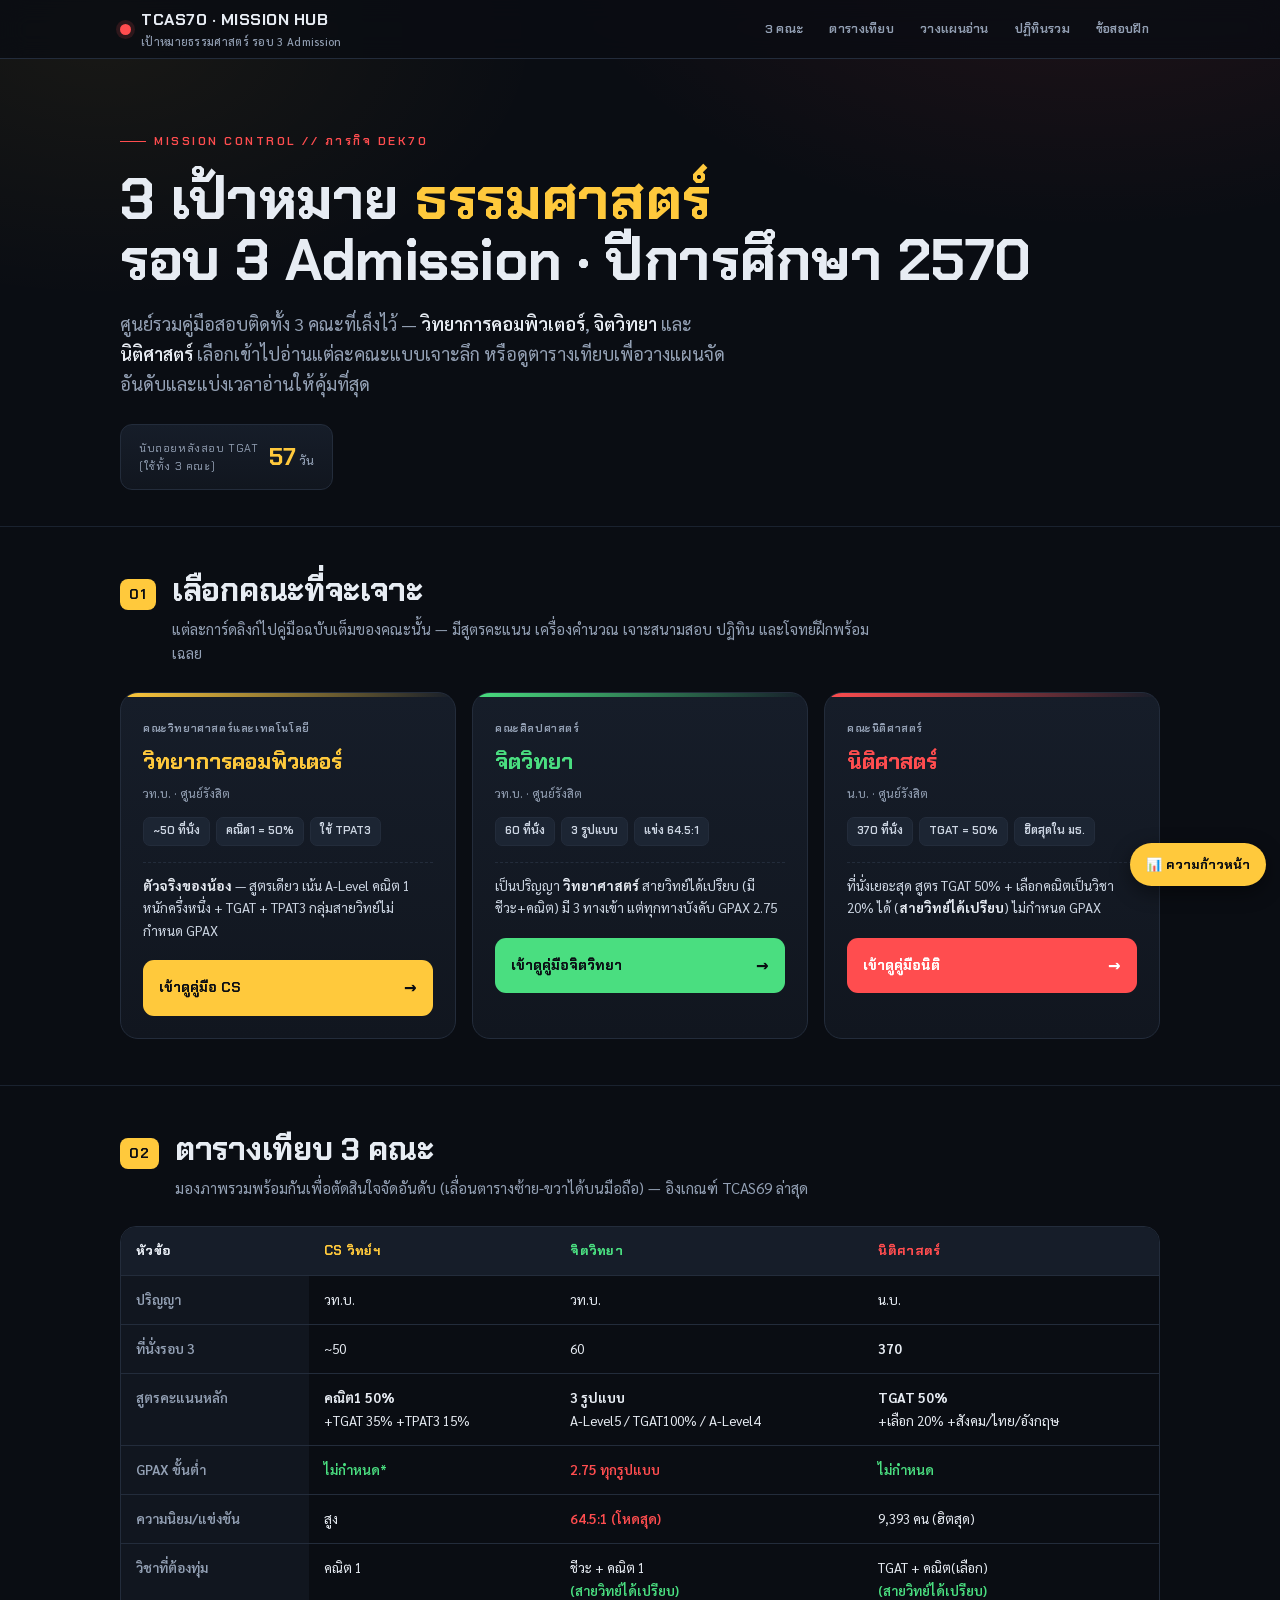
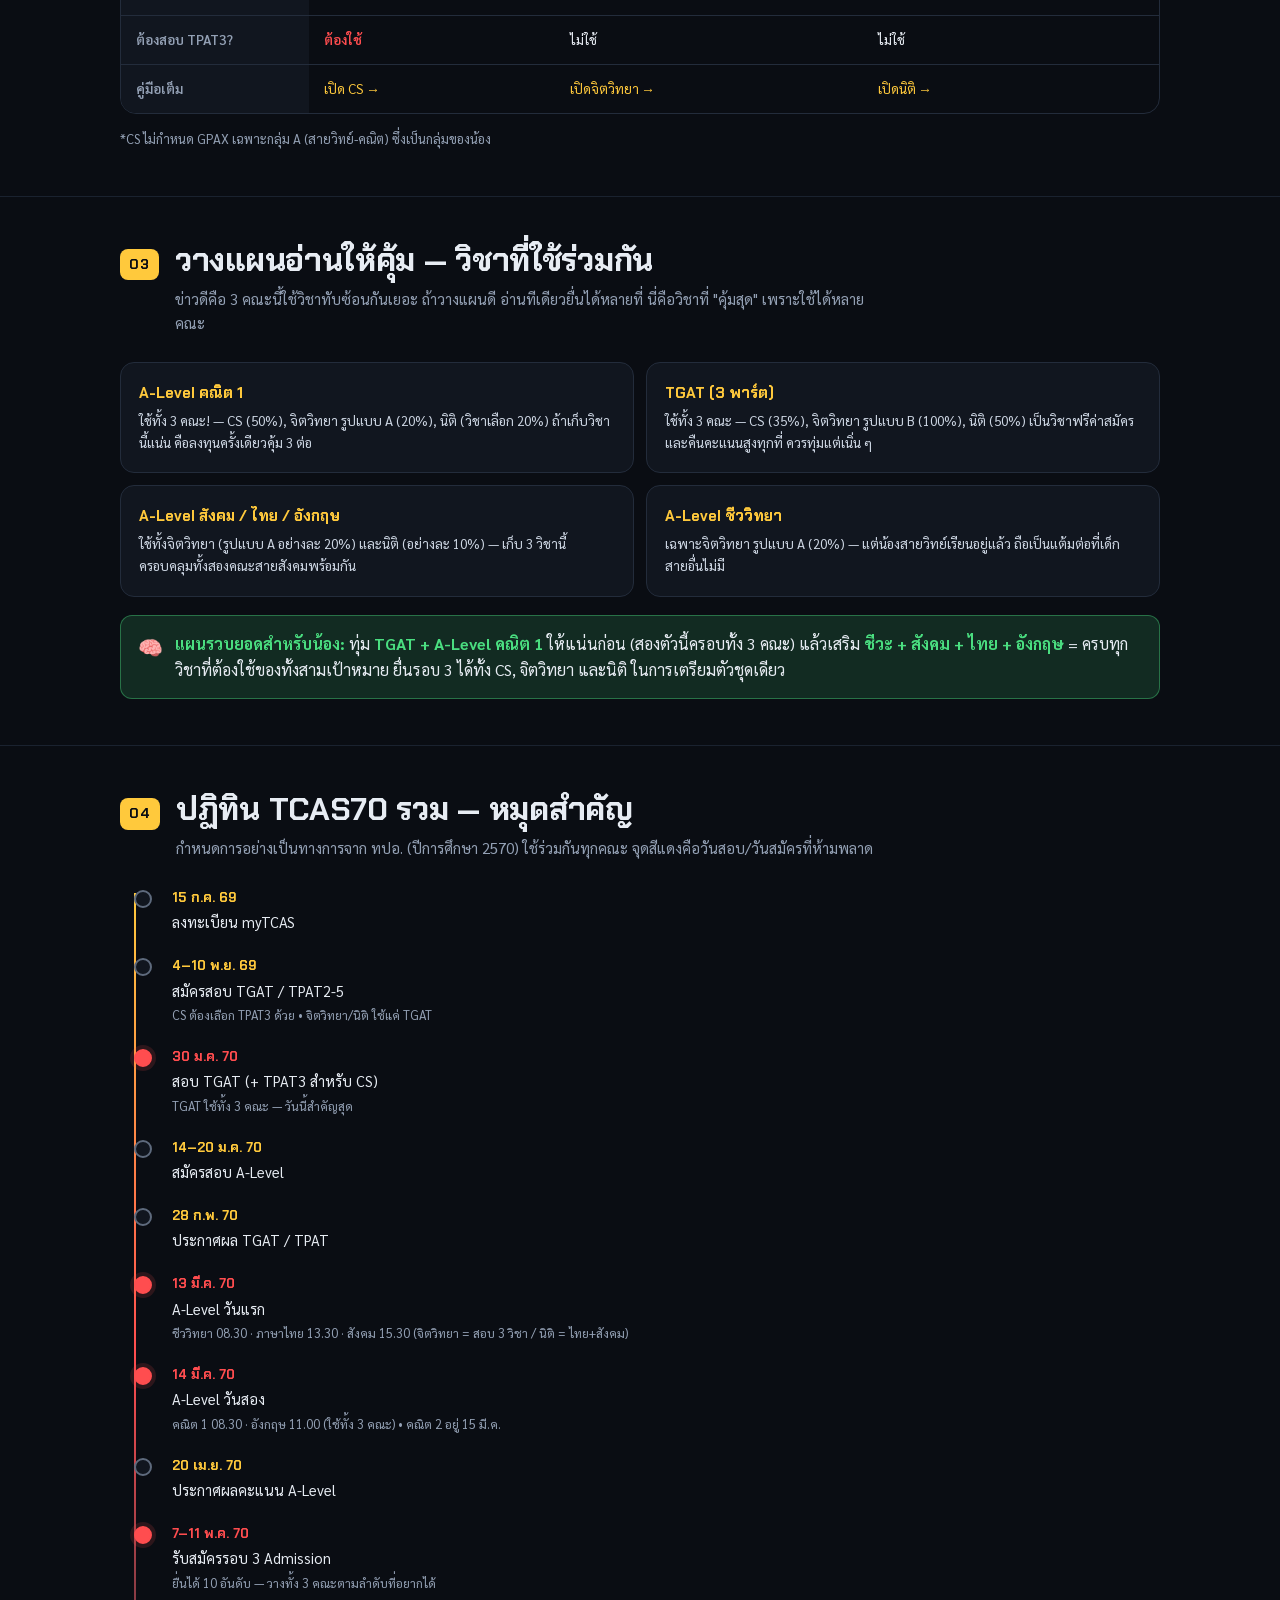
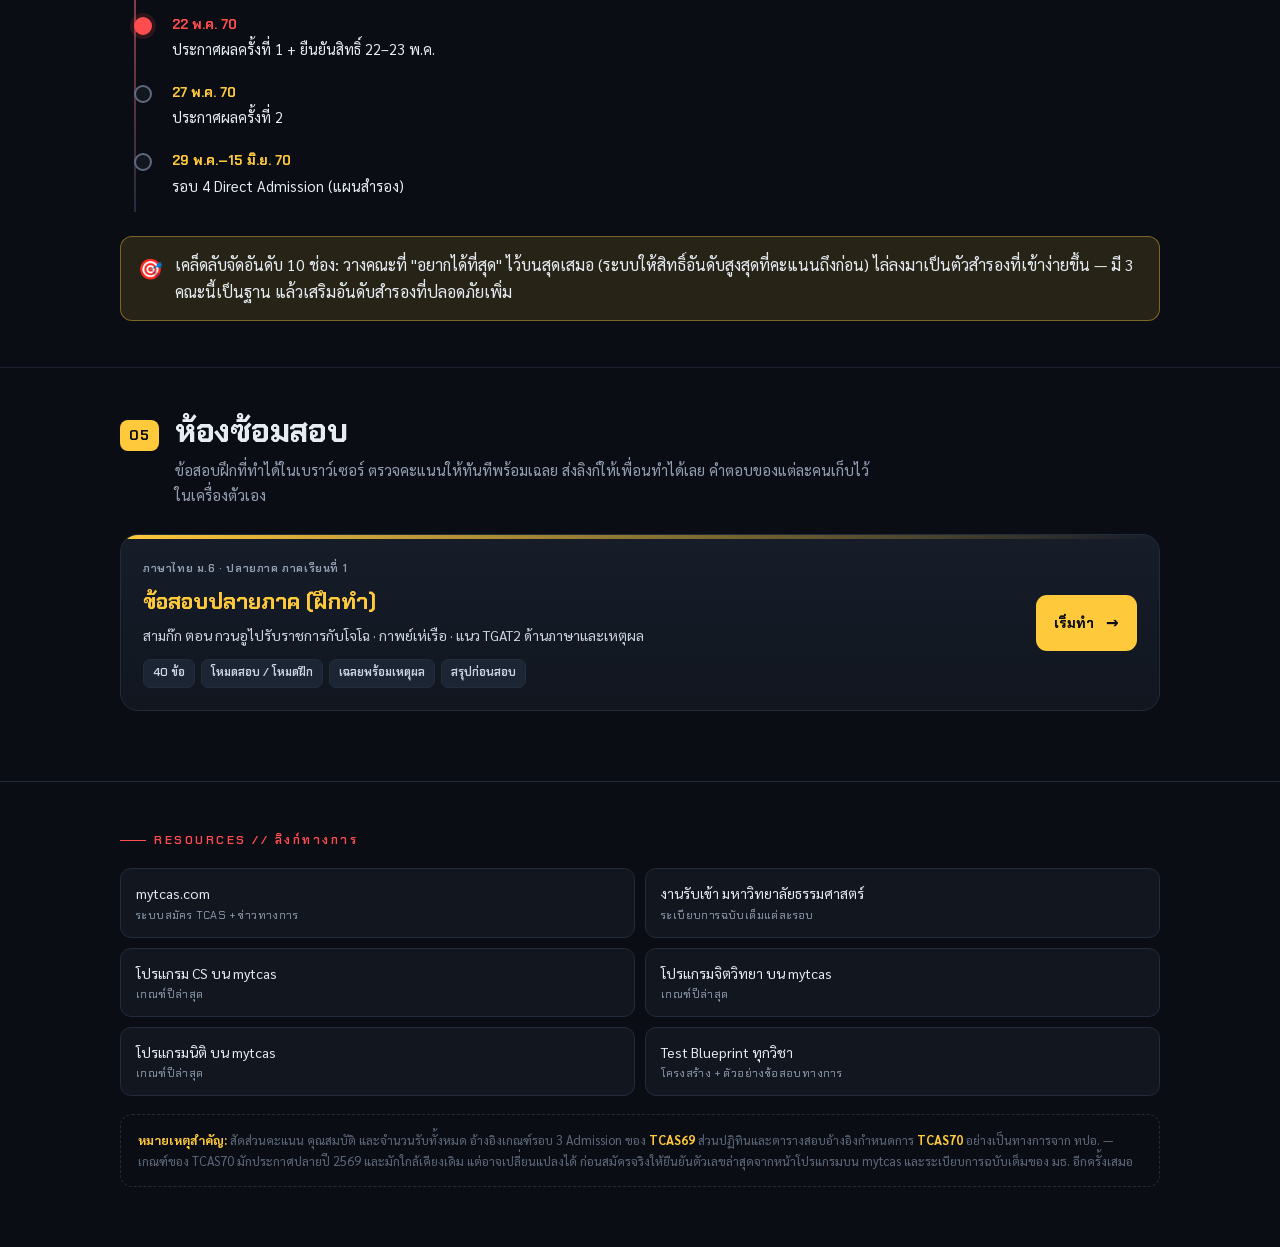
<file: index.html>
<!DOCTYPE html>
<html lang="th">
<head>
<meta charset="UTF-8">
<meta name="viewport" content="width=device-width, initial-scale=1.0, viewport-fit=cover">
<title>ภารกิจ TCAS70 · 3 เป้าหมาย ธรรมศาสตร์ รอบ 3 Admission</title>
<link rel="preconnect" href="https://fonts.googleapis.com">
<link rel="preconnect" href="https://fonts.gstatic.com" crossorigin>
<link href="https://fonts.googleapis.com/css2?family=Chakra+Petch:wght@400;500;600;700&family=Sarabun:wght@400;500;600;700&display=swap" rel="stylesheet">
<style>
  :root{
    --ink:#0A0D13; --panel:#11161F; --panel-2:#161D29; --panel-3:#1C2533;
    --line:#232C3B; --line-soft:#1A222F;
    --red:#FF4D4F; --red-deep:#C7333A; --red-dim:rgba(255,77,79,.14);
    --gold:#FFC93C; --gold-soft:#F5D77E; --gold-dim:rgba(255,201,60,.12);
    --green:#4ADE80; --green-dim:rgba(74,222,128,.14);
    --text:#E7ECF3; --muted:#93A0B4; --muted-line:#5E6A7D;
    --display:'Chakra Petch',system-ui,sans-serif;
    --body:'Sarabun',system-ui,sans-serif;
    --maxw:1080px;
  }
  *{box-sizing:border-box;margin:0;padding:0}
  html{scroll-behavior:smooth}
  body{
    background:var(--ink); color:var(--text); font-family:var(--body);
    line-height:1.65; -webkit-font-smoothing:antialiased; overflow-x:hidden;
    background-image:
      radial-gradient(900px 500px at 85% -8%, rgba(255,77,79,.10), transparent 60%),
      radial-gradient(800px 480px at 8% 4%, rgba(255,201,60,.06), transparent 55%);
    background-attachment:fixed;
  }
  .wrap{max-width:var(--maxw);margin:0 auto;padding:0 20px}
  h1,h2,h3,h4,.dsp{font-family:var(--display)}
  a{color:var(--gold);text-decoration:none}
  a:hover{text-decoration:underline}

  header.hud{position:sticky;top:0;z-index:50;background:rgba(10,13,19,.82);backdrop-filter:blur(12px);border-bottom:1px solid var(--line)}
  .hud-row{display:flex;align-items:center;gap:14px;height:58px}
  .brand{display:flex;align-items:center;gap:10px;font-family:var(--display);font-weight:700;letter-spacing:.5px}
  .brand .dot{width:11px;height:11px;border-radius:50%;background:var(--red);box-shadow:0 0 0 4px var(--red-dim);animation:pulse 2.4s infinite}
  @keyframes pulse{0%,100%{box-shadow:0 0 0 4px var(--red-dim)}50%{box-shadow:0 0 0 8px transparent}}
  .brand small{display:block;font-family:var(--body);font-weight:500;color:var(--muted);font-size:11px;letter-spacing:.3px}
  nav.hud-nav{margin-left:auto;display:flex;gap:4px;overflow-x:auto;scrollbar-width:none}
  nav.hud-nav::-webkit-scrollbar{display:none}
  nav.hud-nav a{color:var(--muted);font-family:var(--display);font-size:12.5px;font-weight:600;padding:7px 11px;border-radius:8px;white-space:nowrap;letter-spacing:.3px}
  nav.hud-nav a:hover{color:var(--text);background:var(--panel-2);text-decoration:none}

  .hero{padding:64px 0 36px;position:relative}
  .eyebrow{display:inline-flex;align-items:center;gap:8px;font-family:var(--display);font-size:12px;font-weight:600;letter-spacing:2.5px;color:var(--red);text-transform:uppercase}
  .eyebrow::before{content:"";width:26px;height:1px;background:var(--red)}
  .hero h1{font-size:clamp(30px,6.4vw,58px);font-weight:700;line-height:1.05;margin:18px 0 0;letter-spacing:-.5px}
  .hero h1 .hl{color:var(--gold)}
  .hero .lede{color:var(--muted);font-size:clamp(15px,2.4vw,18px);max-width:640px;margin-top:18px}
  .hero .lede b{color:var(--text);font-weight:600}
  .cdwrap{display:inline-flex;align-items:center;gap:10px;margin-top:26px;background:linear-gradient(180deg,var(--panel-2),var(--panel));border:1px solid var(--line);border-radius:12px;padding:12px 18px}
  .cdwrap .k{font-family:var(--display);font-size:11px;letter-spacing:.6px;color:var(--muted);text-transform:uppercase}
  .cdwrap .cd{font-family:var(--display);font-weight:700;font-size:24px;color:var(--gold)}
  .cdwrap .cd small{font-size:12px;color:var(--muted);font-weight:500;margin-left:3px}

  section.mod{padding:46px 0;border-top:1px solid var(--line-soft)}
  .mod-head{display:flex;align-items:flex-start;gap:16px;margin-bottom:26px}
  .mod-no{font-family:var(--display);font-weight:700;font-size:14px;color:var(--ink);background:var(--gold);border-radius:8px;padding:4px 9px;letter-spacing:1px;flex:none;margin-top:6px}
  .mod-head h2{font-size:clamp(22px,4.2vw,32px);font-weight:700;line-height:1.12;letter-spacing:-.3px}
  .mod-head p{color:var(--muted);margin-top:8px;font-size:15px;max-width:700px}

  /* program cards */
  .progs{display:grid;grid-template-columns:repeat(3,1fr);gap:16px}
  .prog{display:flex;flex-direction:column;background:linear-gradient(180deg,var(--panel-2),var(--panel));border:1px solid var(--line);border-radius:18px;padding:0;overflow:hidden;transition:.18s;position:relative}
  .prog:hover{transform:translateY(-4px);border-color:var(--muted-line);text-decoration:none}
  .prog .top{height:4px;width:100%}
  .prog.cs .top{background:linear-gradient(90deg,var(--gold),transparent)}
  .prog.psy .top{background:linear-gradient(90deg,var(--green),transparent)}
  .prog.law .top{background:linear-gradient(90deg,var(--red),transparent)}
  .prog .pad{padding:22px;display:flex;flex-direction:column;height:100%}
  .prog .fac{font-family:var(--display);font-size:11px;letter-spacing:.6px;color:var(--muted);text-transform:uppercase;font-weight:600}
  .prog h3{font-size:22px;margin:7px 0 2px;color:var(--text)}
  .prog.cs h3{color:var(--gold)} .prog.psy h3{color:var(--green)} .prog.law h3{color:var(--red)}
  .prog .deg{font-size:12.5px;color:var(--muted)}
  .prog .mini{display:flex;flex-wrap:wrap;gap:6px;margin:14px 0}
  .prog .mini span{font-family:var(--display);font-size:11.5px;font-weight:600;background:var(--panel-3);border:1px solid var(--line);border-radius:7px;padding:4px 9px;color:#cdd6e3}
  .prog .why{font-size:13.5px;color:#cdd6e3;border-top:1px dashed var(--line);padding-top:12px;margin-top:2px}
  .prog .why b{color:var(--text)}
  .prog .go{margin-top:auto;display:flex;align-items:center;justify-content:space-between;font-family:var(--display);font-weight:700;font-size:14px;padding:13px 16px;border-radius:11px;color:var(--ink);margin-top:18px}
  .prog.cs .go{background:var(--gold)} .prog.psy .go{background:var(--green)} .prog.law .go{background:var(--red);color:#fff}
  .prog .go .arr{font-size:18px}

  /* comparison table */
  .tablewrap{overflow-x:auto;border:1px solid var(--line);border-radius:16px;-webkit-overflow-scrolling:touch}
  table.cmp{width:100%;border-collapse:collapse;font-size:13.5px;min-width:620px}
  table.cmp th,table.cmp td{text-align:left;padding:13px 15px;border-bottom:1px solid var(--line);vertical-align:top}
  table.cmp thead th{font-family:var(--display);font-size:13px;letter-spacing:.3px;background:var(--panel-2);position:sticky;top:0}
  table.cmp thead th.cs{color:var(--gold)} table.cmp thead th.psy{color:var(--green)} table.cmp thead th.law{color:var(--red)}
  table.cmp tbody tr:last-child td{border-bottom:0}
  table.cmp td.attr{font-weight:600;color:var(--muted);white-space:nowrap;background:var(--panel)}
  table.cmp td b{color:var(--text)}
  table.cmp .hi-g{color:var(--green);font-weight:600}
  table.cmp .hi-r{color:var(--red);font-weight:600}

  .pin{margin-top:18px;background:var(--gold-dim);border:1px solid rgba(255,201,60,.4);border-radius:12px;padding:15px 17px;display:flex;gap:12px;align-items:flex-start}
  .pin .ic{flex:none;font-size:20px}
  .pin b{color:var(--gold)}
  .pin.green{background:var(--green-dim);border-color:rgba(74,222,128,.4)}
  .pin.green b{color:var(--green)}

  /* overlap chips */
  .ov{display:grid;grid-template-columns:repeat(2,1fr);gap:12px}
  .ov .card{background:var(--panel);border:1px solid var(--line);border-radius:14px;padding:18px}
  .ov h4{font-size:15px;margin-bottom:8px}
  .ov .subj{font-family:var(--display);font-weight:700;color:var(--gold);font-size:15px}
  .ov p{font-size:13.5px;color:#cdd6e3;margin-top:4px}

  /* timeline */
  .tl{position:relative;margin-top:6px;padding-left:8px}
  .tl::before{content:"";position:absolute;left:14px;top:6px;bottom:6px;width:2px;background:linear-gradient(180deg,var(--gold),var(--red),var(--line))}
  .tli{position:relative;padding:0 0 20px 44px}
  .tli .dot{position:absolute;left:6px;top:3px;width:18px;height:18px;border-radius:50%;background:var(--panel);border:2px solid var(--muted-line)}
  .tli.key .dot{background:var(--red);border-color:var(--red);box-shadow:0 0 0 4px var(--red-dim)}
  .tli .date{font-family:var(--display);font-weight:700;font-size:13.5px;color:var(--gold)}
  .tli.key .date{color:var(--red)}
  .tli .ev{font-size:14.5px;margin-top:2px}
  .tli .sub{font-size:12.5px;color:var(--muted);margin-top:2px}

  /* practice sets */
  .drill{display:flex;align-items:center;gap:20px;position:relative;overflow:hidden;background:linear-gradient(180deg,var(--panel-2),var(--panel));border:1px solid var(--line);border-radius:18px;padding:24px 22px 22px;color:var(--text);transition:.18s}
  .drill::before{content:"";position:absolute;left:0;right:0;top:0;height:4px;background:linear-gradient(90deg,var(--gold),transparent)}
  .drill:hover{transform:translateY(-4px);border-color:var(--muted-line);text-decoration:none}
  .drill .fac{font-family:var(--display);font-size:11px;letter-spacing:.6px;color:var(--muted);text-transform:uppercase;font-weight:600}
  .drill h3{font-size:22px;margin:7px 0 4px;color:var(--gold)}
  .drill p{font-size:14px;color:#cdd6e3}
  .drill .mini{display:flex;flex-wrap:wrap;gap:6px;margin-top:12px}
  .drill .mini span{font-family:var(--display);font-size:11.5px;font-weight:600;background:var(--panel-3);border:1px solid var(--line);border-radius:7px;padding:4px 9px;color:#cdd6e3}
  .drill .go{flex:none;margin-left:auto;display:flex;align-items:center;gap:12px;font-family:var(--display);font-weight:700;font-size:14px;padding:13px 18px;border-radius:11px;background:var(--gold);color:var(--ink)}
  .drill .go .arr{font-size:18px}

  footer{border-top:1px solid var(--line);padding:40px 0 60px;margin-top:24px}
  .links{display:grid;grid-template-columns:repeat(2,1fr);gap:10px;margin:18px 0}
  .links a{display:block;background:var(--panel);border:1px solid var(--line);border-radius:11px;padding:13px 15px;color:var(--text);font-size:14px;transition:.15s}
  .links a:hover{border-color:var(--gold);text-decoration:none;background:var(--panel-2)}
  .links a span{display:block;font-family:var(--display);font-size:11px;color:var(--muted);letter-spacing:.4px}
  .disclaimer{font-size:12.5px;color:var(--muted-line);border:1px dashed var(--line);border-radius:12px;padding:15px 17px;margin-top:6px}
  .disclaimer b{color:var(--gold)}
  .section-note{font-size:13px;color:var(--muted);margin-top:14px}

  @media(max-width:820px){
    .progs{grid-template-columns:1fr}
    .ov{grid-template-columns:1fr}
    .drill{flex-direction:column;align-items:stretch}
    .drill .go{margin-left:0;justify-content:space-between}
    nav.hud-nav{display:none}
  }
</style>
</head>
<body>

<header class="hud">
  <div class="wrap hud-row">
    <div class="brand"><span class="dot"></span>
      <div>TCAS70 · MISSION HUB<small>เป้าหมายธรรมศาสตร์ รอบ 3 Admission</small></div>
    </div>
    <nav class="hud-nav">
      <a href="#progs">3 คณะ</a>
      <a href="#compare">ตารางเทียบ</a>
      <a href="#overlap">วางแผนอ่าน</a>
      <a href="#timeline">ปฏิทินรวม</a>
      <a href="#practice">ข้อสอบฝึก</a>
    </nav>
  </div>
</header>

<div class="wrap">
  <section class="hero">
    <span class="eyebrow">Mission Control // ภารกิจ DEK70</span>
    <h1>3 เป้าหมาย <span class="hl">ธรรมศาสตร์</span><br>รอบ 3 Admission · ปีการศึกษา 2570</h1>
    <p class="lede">ศูนย์รวมคู่มือสอบติดทั้ง 3 คณะที่เล็งไว้ — <b>วิทยาการคอมพิวเตอร์</b>, <b>จิตวิทยา</b> และ <b>นิติศาสตร์</b> เลือกเข้าไปอ่านแต่ละคณะแบบเจาะลึก หรือดูตารางเทียบเพื่อวางแผนจัดอันดับและแบ่งเวลาอ่านให้คุ้มที่สุด</p>
    <div class="cdwrap">
      <div class="k">นับถอยหลังสอบ TGAT<br>(ใช้ทั้ง 3 คณะ)</div>
      <div class="cd"><span id="cd-days">—</span><small>วัน</small></div>
    </div>
  </section>
</div>

<!-- ===== PROGRAM CARDS ===== -->
<section class="mod" id="progs">
  <div class="wrap">
    <div class="mod-head">
      <div class="mod-no">01</div>
      <div>
        <h2>เลือกคณะที่จะเจาะ</h2>
        <p>แต่ละการ์ดลิงก์ไปคู่มือฉบับเต็มของคณะนั้น — มีสูตรคะแนน เครื่องคำนวณ เจาะสนามสอบ ปฏิทิน และโจทย์ฝึกพร้อมเฉลย</p>
      </div>
    </div>

    <div class="progs">
      <!-- CS -->
      <a class="prog cs" href="cs.html">
        <div class="top"></div>
        <div class="pad">
          <div class="fac">คณะวิทยาศาสตร์และเทคโนโลยี</div>
          <h3>วิทยาการคอมพิวเตอร์</h3>
          <div class="deg">วท.บ. · ศูนย์รังสิต</div>
          <div class="mini"><span>~50 ที่นั่ง</span><span>คณิต1 = 50%</span><span>ใช้ TPAT3</span></div>
          <div class="why"><b>ตัวจริงของน้อง</b> — สูตรเดียว เน้น A-Level คณิต 1 หนักครึ่งหนึ่ง + TGAT + TPAT3 กลุ่มสายวิทย์ไม่กำหนด GPAX</div>
          <div class="go">เข้าดูคู่มือ CS <span class="arr">→</span></div>
        </div>
      </a>

      <!-- PSYCHOLOGY -->
      <a class="prog psy" href="psychology.html">
        <div class="top"></div>
        <div class="pad">
          <div class="fac">คณะศิลปศาสตร์</div>
          <h3>จิตวิทยา</h3>
          <div class="deg">วท.บ. · ศูนย์รังสิต</div>
          <div class="mini"><span>60 ที่นั่ง</span><span>3 รูปแบบ</span><span>แข่ง 64.5:1</span></div>
          <div class="why">เป็นปริญญา <b>วิทยาศาสตร์</b> สายวิทย์ได้เปรียบ (มีชีวะ+คณิต) มี 3 ทางเข้า แต่ทุกทางบังคับ GPAX 2.75</div>
          <div class="go">เข้าดูคู่มือจิตวิทยา <span class="arr">→</span></div>
        </div>
      </a>

      <!-- LAW -->
      <a class="prog law" href="law.html">
        <div class="top"></div>
        <div class="pad">
          <div class="fac">คณะนิติศาสตร์</div>
          <h3>นิติศาสตร์</h3>
          <div class="deg">น.บ. · ศูนย์รังสิต</div>
          <div class="mini"><span>370 ที่นั่ง</span><span>TGAT = 50%</span><span>ฮิตสุดใน มธ.</span></div>
          <div class="why">ที่นั่งเยอะสุด สูตร TGAT 50% + เลือกคณิตเป็นวิชา 20% ได้ (<b>สายวิทย์ได้เปรียบ</b>) ไม่กำหนด GPAX</div>
          <div class="go">เข้าดูคู่มือนิติ <span class="arr">→</span></div>
        </div>
      </a>
    </div>
  </div>
</section>

<!-- ===== COMPARISON ===== -->
<section class="mod" id="compare">
  <div class="wrap">
    <div class="mod-head">
      <div class="mod-no">02</div>
      <div>
        <h2>ตารางเทียบ 3 คณะ</h2>
        <p>มองภาพรวมพร้อมกันเพื่อตัดสินใจจัดอันดับ (เลื่อนตารางซ้าย-ขวาได้บนมือถือ) — อิงเกณฑ์ TCAS69 ล่าสุด</p>
      </div>
    </div>

    <div class="tablewrap">
      <table class="cmp">
        <thead>
          <tr><th>หัวข้อ</th><th class="cs">CS วิทย์ฯ</th><th class="psy">จิตวิทยา</th><th class="law">นิติศาสตร์</th></tr>
        </thead>
        <tbody>
          <tr><td class="attr">ปริญญา</td><td>วท.บ.</td><td>วท.บ.</td><td>น.บ.</td></tr>
          <tr><td class="attr">ที่นั่งรอบ 3</td><td>~50</td><td>60</td><td><b>370</b></td></tr>
          <tr><td class="attr">สูตรคะแนนหลัก</td><td><b>คณิต1 50%</b><br>+TGAT 35% +TPAT3 15%</td><td><b>3 รูปแบบ</b><br>A-Level5 / TGAT100% / A-Level4</td><td><b>TGAT 50%</b><br>+เลือก 20% +สังคม/ไทย/อังกฤษ</td></tr>
          <tr><td class="attr">GPAX ขั้นต่ำ</td><td class="hi-g">ไม่กำหนด*</td><td class="hi-r">2.75 ทุกรูปแบบ</td><td class="hi-g">ไม่กำหนด</td></tr>
          <tr><td class="attr">ความนิยม/แข่งขัน</td><td>สูง</td><td class="hi-r">64.5:1 (โหดสุด)</td><td>9,393 คน (ฮิตสุด)</td></tr>
          <tr><td class="attr">วิชาที่ต้องทุ่ม</td><td>คณิต 1</td><td>ชีวะ + คณิต 1<br><span class="hi-g">(สายวิทย์ได้เปรียบ)</span></td><td>TGAT + คณิต(เลือก)<br><span class="hi-g">(สายวิทย์ได้เปรียบ)</span></td></tr>
          <tr><td class="attr">ต้องสอบ TPAT3?</td><td class="hi-r">ต้องใช้</td><td>ไม่ใช้</td><td>ไม่ใช้</td></tr>
          <tr><td class="attr">คู่มือเต็ม</td><td><a href="cs.html">เปิด CS →</a></td><td><a href="psychology.html">เปิดจิตวิทยา →</a></td><td><a href="law.html">เปิดนิติ →</a></td></tr>
        </tbody>
      </table>
    </div>
    <p class="section-note">*CS ไม่กำหนด GPAX เฉพาะกลุ่ม A (สายวิทย์-คณิต) ซึ่งเป็นกลุ่มของน้อง</p>
  </div>
</section>

<!-- ===== STUDY OVERLAP ===== -->
<section class="mod" id="overlap">
  <div class="wrap">
    <div class="mod-head">
      <div class="mod-no">03</div>
      <div>
        <h2>วางแผนอ่านให้คุ้ม — วิชาที่ใช้ร่วมกัน</h2>
        <p>ข่าวดีคือ 3 คณะนี้ใช้วิชาทับซ้อนกันเยอะ ถ้าวางแผนดี อ่านทีเดียวยื่นได้หลายที่ นี่คือวิชาที่ "คุ้มสุด" เพราะใช้ได้หลายคณะ</p>
      </div>
    </div>

    <div class="ov">
      <div class="card">
        <div class="subj">A-Level คณิต 1</div>
        <p>ใช้ทั้ง 3 คณะ! — CS (50%), จิตวิทยา รูปแบบ A (20%), นิติ (วิชาเลือก 20%) ถ้าเก็บวิชานี้แน่น คือลงทุนครั้งเดียวคุ้ม 3 ต่อ</p>
      </div>
      <div class="card">
        <div class="subj">TGAT (3 พาร์ต)</div>
        <p>ใช้ทั้ง 3 คณะ — CS (35%), จิตวิทยา รูปแบบ B (100%), นิติ (50%) เป็นวิชาฟรีค่าสมัครและคืนคะแนนสูงทุกที่ ควรทุ่มแต่เนิ่น ๆ</p>
      </div>
      <div class="card">
        <div class="subj">A-Level สังคม / ไทย / อังกฤษ</div>
        <p>ใช้ทั้งจิตวิทยา (รูปแบบ A อย่างละ 20%) และนิติ (อย่างละ 10%) — เก็บ 3 วิชานี้ครอบคลุมทั้งสองคณะสายสังคมพร้อมกัน</p>
      </div>
      <div class="card">
        <div class="subj">A-Level ชีววิทยา</div>
        <p>เฉพาะจิตวิทยา รูปแบบ A (20%) — แต่น้องสายวิทย์เรียนอยู่แล้ว ถือเป็นแต้มต่อที่เด็กสายอื่นไม่มี</p>
      </div>
    </div>

    <div class="pin green">
      <div class="ic">🧠</div>
      <div style="color:#e7ecf3"><b>แผนรวบยอดสำหรับน้อง:</b> ทุ่ม <b>TGAT + A-Level คณิต 1</b> ให้แน่นก่อน (สองตัวนี้ครอบทั้ง 3 คณะ) แล้วเสริม <b>ชีวะ + สังคม + ไทย + อังกฤษ</b> = ครบทุกวิชาที่ต้องใช้ของทั้งสามเป้าหมาย ยื่นรอบ 3 ได้ทั้ง CS, จิตวิทยา และนิติ ในการเตรียมตัวชุดเดียว</div>
    </div>
  </div>
</section>

<!-- ===== TIMELINE ===== -->
<section class="mod" id="timeline">
  <div class="wrap">
    <div class="mod-head">
      <div class="mod-no">04</div>
      <div>
        <h2>ปฏิทิน TCAS70 รวม — หมุดสำคัญ</h2>
        <p>กำหนดการอย่างเป็นทางการจาก ทปอ. (ปีการศึกษา 2570) ใช้ร่วมกันทุกคณะ จุดสีแดงคือวันสอบ/วันสมัครที่ห้ามพลาด</p>
      </div>
    </div>

    <div class="tl">
      <div class="tli"><div class="dot"></div><div class="date">15 ก.ค. 69</div><div class="ev">ลงทะเบียน myTCAS</div></div>
      <div class="tli"><div class="dot"></div><div class="date">4–10 พ.ย. 69</div><div class="ev">สมัครสอบ TGAT / TPAT2-5</div><div class="sub">CS ต้องเลือก TPAT3 ด้วย • จิตวิทยา/นิติ ใช้แค่ TGAT</div></div>
      <div class="tli key"><div class="dot"></div><div class="date">30 ม.ค. 70</div><div class="ev">สอบ TGAT (+ TPAT3 สำหรับ CS)</div><div class="sub">TGAT ใช้ทั้ง 3 คณะ — วันนี้สำคัญสุด</div></div>
      <div class="tli"><div class="dot"></div><div class="date">14–20 ม.ค. 70</div><div class="ev">สมัครสอบ A-Level</div></div>
      <div class="tli"><div class="dot"></div><div class="date">28 ก.พ. 70</div><div class="ev">ประกาศผล TGAT / TPAT</div></div>
      <div class="tli key"><div class="dot"></div><div class="date">13 มี.ค. 70</div><div class="ev">A-Level วันแรก</div><div class="sub">ชีววิทยา 08.30 · ภาษาไทย 13.30 · สังคม 15.30 (จิตวิทยา = สอบ 3 วิชา / นิติ = ไทย+สังคม)</div></div>
      <div class="tli key"><div class="dot"></div><div class="date">14 มี.ค. 70</div><div class="ev">A-Level วันสอง</div><div class="sub">คณิต 1 08.30 · อังกฤษ 11.00 (ใช้ทั้ง 3 คณะ) • คณิต 2 อยู่ 15 มี.ค.</div></div>
      <div class="tli"><div class="dot"></div><div class="date">20 เม.ย. 70</div><div class="ev">ประกาศผลคะแนน A-Level</div></div>
      <div class="tli key"><div class="dot"></div><div class="date">7–11 พ.ค. 70</div><div class="ev">รับสมัครรอบ 3 Admission</div><div class="sub">ยื่นได้ 10 อันดับ — วางทั้ง 3 คณะตามลำดับที่อยากได้</div></div>
      <div class="tli key"><div class="dot"></div><div class="date">22 พ.ค. 70</div><div class="ev">ประกาศผลครั้งที่ 1 + ยืนยันสิทธิ์ 22–23 พ.ค.</div></div>
      <div class="tli"><div class="dot"></div><div class="date">27 พ.ค. 70</div><div class="ev">ประกาศผลครั้งที่ 2</div></div>
      <div class="tli"><div class="dot"></div><div class="date">29 พ.ค.–15 มิ.ย. 70</div><div class="ev">รอบ 4 Direct Admission (แผนสำรอง)</div></div>
    </div>

    <div class="pin">
      <div class="ic">🎯</div>
      <div>เคล็ดลับจัดอันดับ 10 ช่อง: วางคณะที่ "อยากได้ที่สุด" ไว้บนสุดเสมอ (ระบบให้สิทธิ์อันดับสูงสุดที่คะแนนถึงก่อน) ไล่ลงมาเป็นตัวสำรองที่เข้าง่ายขึ้น — มี 3 คณะนี้เป็นฐาน แล้วเสริมอันดับสำรองที่ปลอดภัยเพิ่ม</div>
    </div>
  </div>
</section>

<!-- ===== PRACTICE ===== -->
<section class="mod" id="practice">
  <div class="wrap">
    <div class="mod-head">
      <div class="mod-no">05</div>
      <div>
        <h2>ห้องซ้อมสอบ</h2>
        <p>ข้อสอบฝึกที่ทำได้ในเบราว์เซอร์ ตรวจคะแนนให้ทันทีพร้อมเฉลย ส่งลิงก์ให้เพื่อนทำได้เลย คำตอบของแต่ละคนเก็บไว้ในเครื่องตัวเอง</p>
      </div>
    </div>

    <a class="drill" href="thai-final-exam.html">
      <div>
        <div class="fac">ภาษาไทย ม.6 · ปลายภาค ภาคเรียนที่ 1</div>
        <h3>ข้อสอบปลายภาค (ฝึกทำ)</h3>
        <p>สามก๊ก ตอน กวนอูไปรับราชการกับโจโฉ · กาพย์เห่เรือ · แนว TGAT2 ด้านภาษาและเหตุผล</p>
        <div class="mini"><span>40 ข้อ</span><span>โหมดสอบ / โหมดฝึก</span><span>เฉลยพร้อมเหตุผล</span><span>สรุปก่อนสอบ</span></div>
      </div>
      <div class="go">เริ่มทำ <span class="arr">→</span></div>
    </a>
  </div>
</section>

<footer>
  <div class="wrap">
    <span class="eyebrow">Resources // ลิงก์ทางการ</span>
    <div class="links">
      <a href="https://www.mytcas.com/" target="_blank" rel="noopener">mytcas.com<span>ระบบสมัคร TCAS + ข่าวทางการ</span></a>
      <a href="https://www.tuadmissions.in.th/" target="_blank" rel="noopener">งานรับเข้า มหาวิทยาลัยธรรมศาสตร์<span>ระเบียบการฉบับเต็มแต่ละรอบ</span></a>
      <a href="https://course.mytcas.com/programs/10050209220201A" target="_blank" rel="noopener">โปรแกรม CS บน mytcas<span>เกณฑ์ปีล่าสุด</span></a>
      <a href="https://course.mytcas.com/programs/10050206113101A" target="_blank" rel="noopener">โปรแกรมจิตวิทยา บน mytcas<span>เกณฑ์ปีล่าสุด</span></a>
      <a href="https://course.mytcas.com/programs/10050201901001A" target="_blank" rel="noopener">โปรแกรมนิติ บน mytcas<span>เกณฑ์ปีล่าสุด</span></a>
      <a href="https://www.mytcas.com/blueprint/" target="_blank" rel="noopener">Test Blueprint ทุกวิชา<span>โครงสร้าง + ตัวอย่างข้อสอบทางการ</span></a>
    </div>
    <div class="disclaimer">
      <b>หมายเหตุสำคัญ:</b> สัดส่วนคะแนน คุณสมบัติ และจำนวนรับทั้งหมด อ้างอิงเกณฑ์รอบ 3 Admission ของ <b>TCAS69</b> ส่วนปฏิทินและตารางสอบอ้างอิงกำหนดการ <b>TCAS70</b> อย่างเป็นทางการจาก ทปอ. — เกณฑ์ของ TCAS70 มักประกาศปลายปี 2569 และมักใกล้เคียงเดิม แต่อาจเปลี่ยนแปลงได้ ก่อนสมัครจริงให้ยืนยันตัวเลขล่าสุดจากหน้าโปรแกรมบน mytcas และระเบียบการฉบับเต็มของ มธ. อีกครั้งเสมอ
    </div>
  </div>
</footer>

<script>
/* COUNTDOWN to TGAT: 30 Jan 2027 13:00 (+07:00) */
(function(){
  var target = new Date('2027-01-30T13:00:00+07:00').getTime();
  function tick(){
    var d = Math.max(0, Math.ceil((target-Date.now())/86400000));
    document.getElementById('cd-days').textContent = d.toLocaleString('th-TH');
  }
  tick(); setInterval(tick, 3600000);
})();
</script>
  <a href="dashboard.html" aria-label="ความก้าวหน้า" style="position:fixed;right:14px;bottom:14px;z-index:99;background:#FFC93C;color:#0A0D13;font-family:'Chakra Petch',system-ui,sans-serif;font-weight:700;font-size:13px;text-decoration:none;padding:11px 16px;border-radius:99px;box-shadow:0 6px 20px rgba(0,0,0,.45)">📊 ความก้าวหน้า</a>
</body>
</html>
</file>
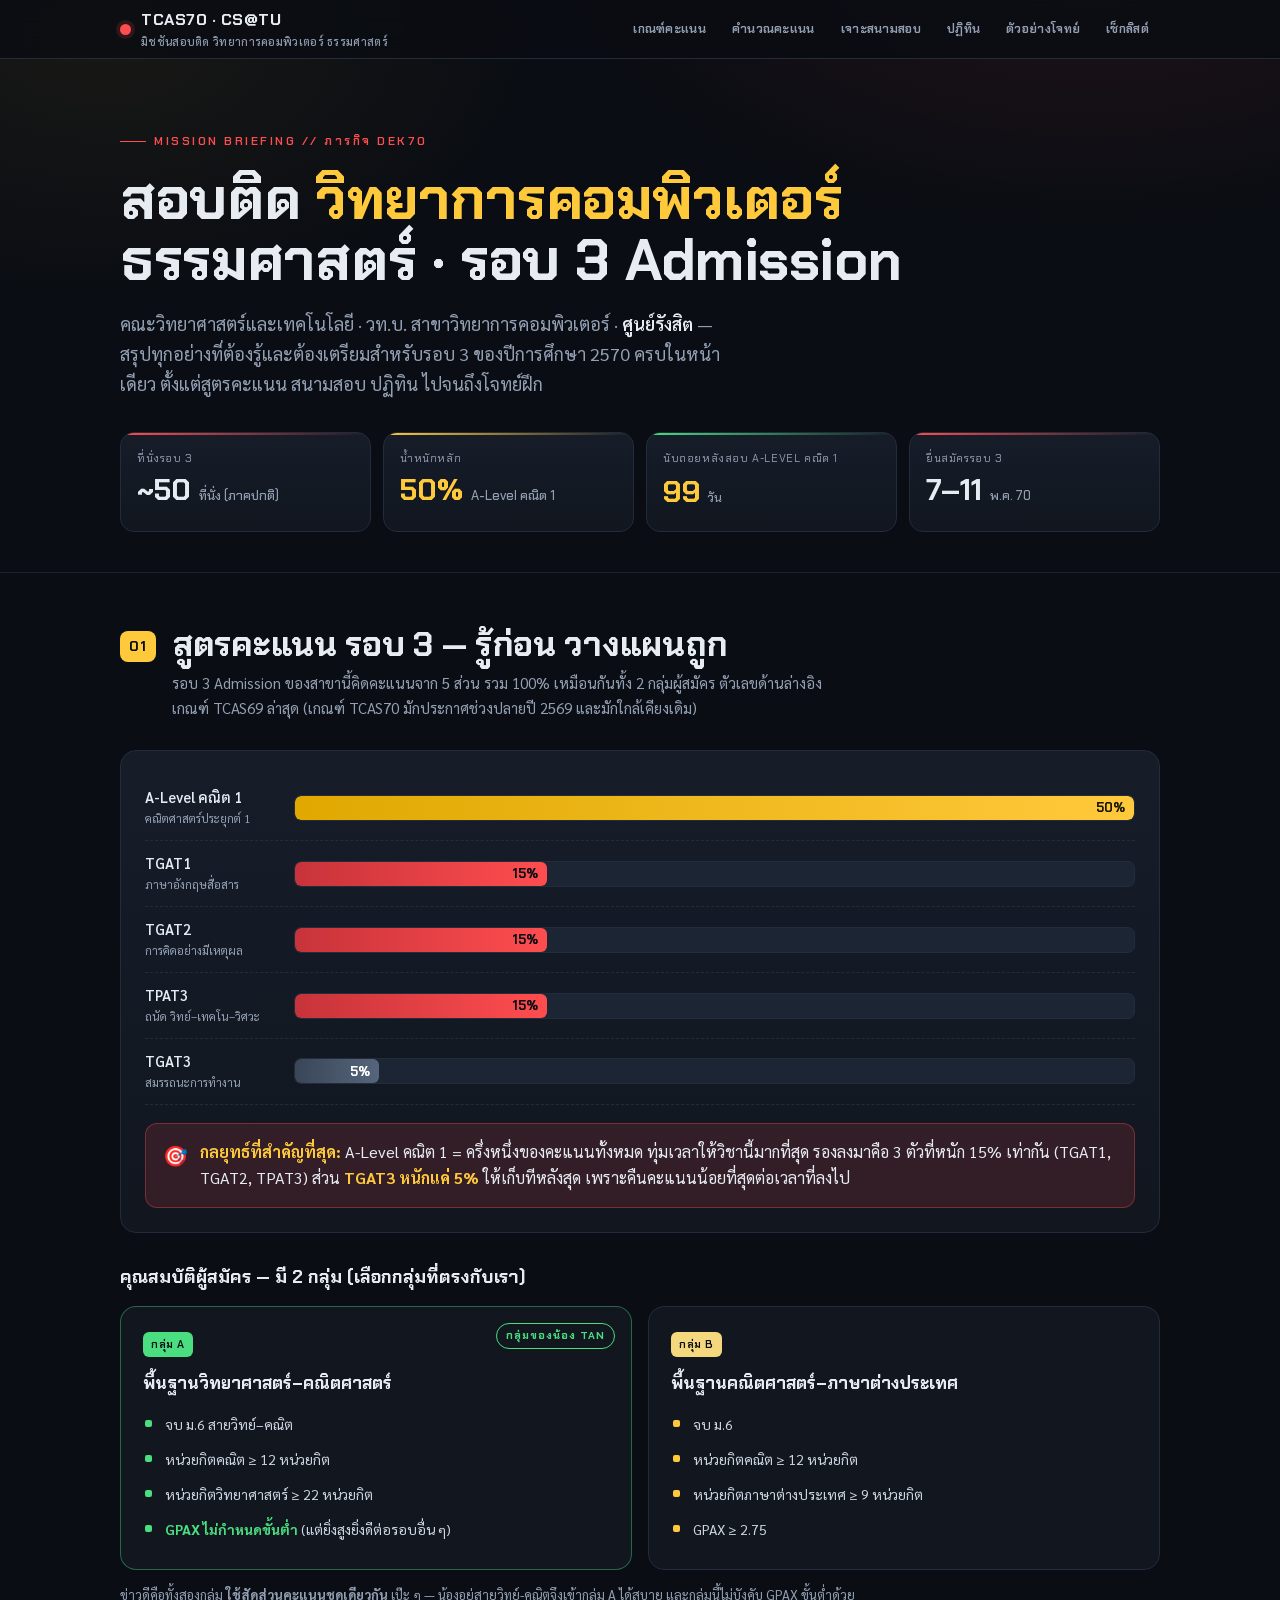
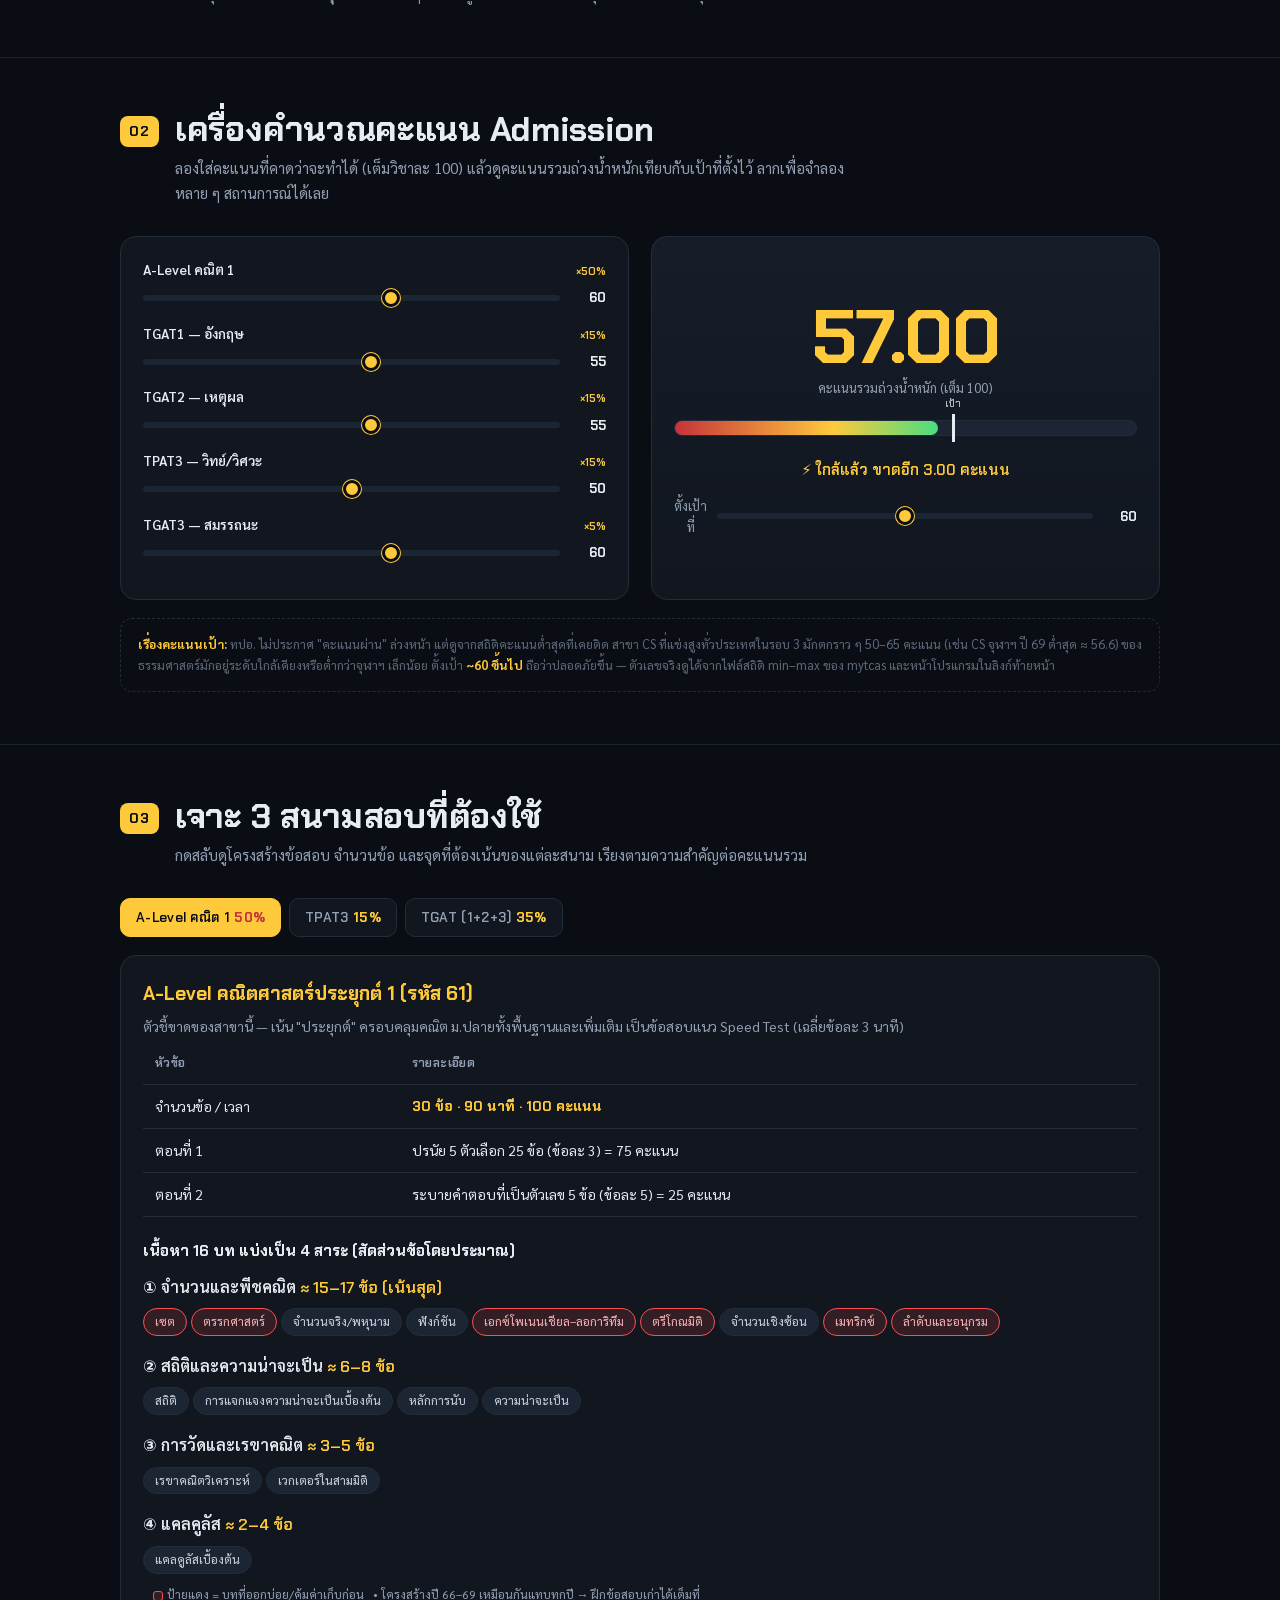
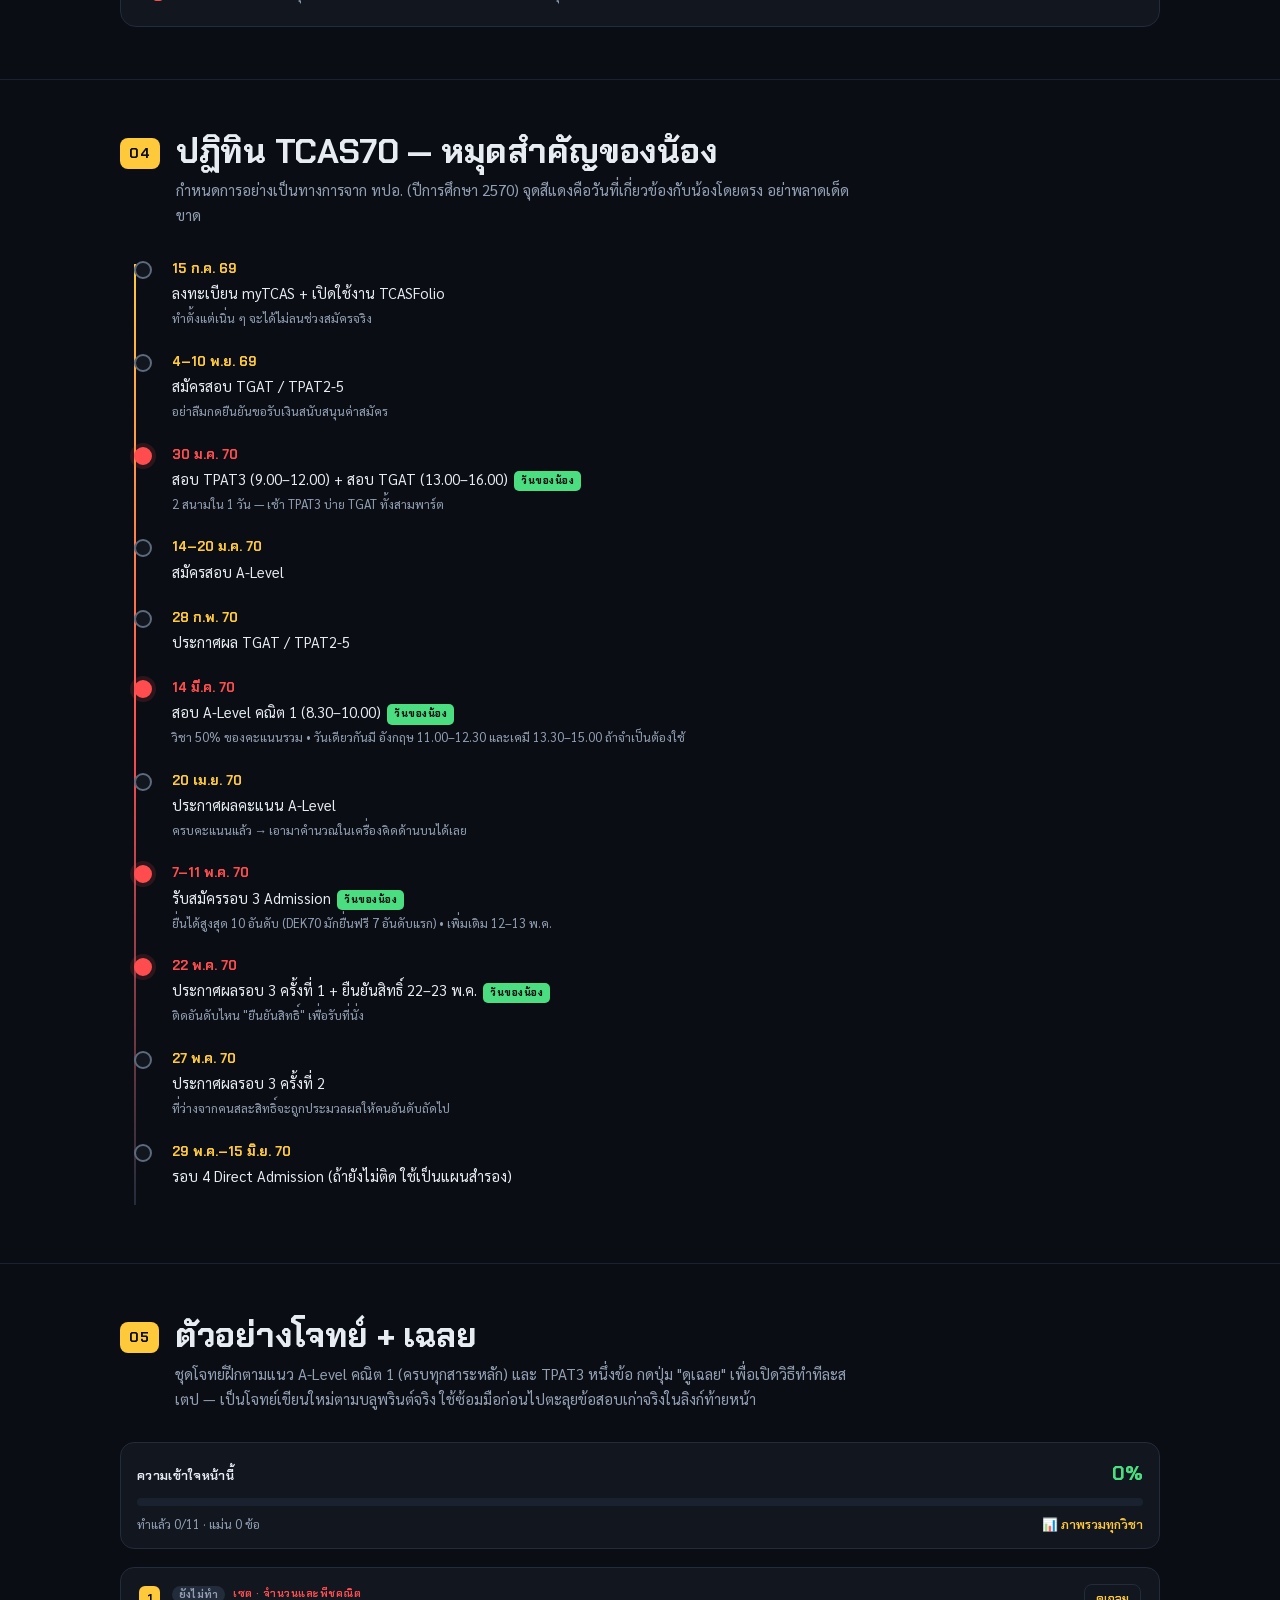
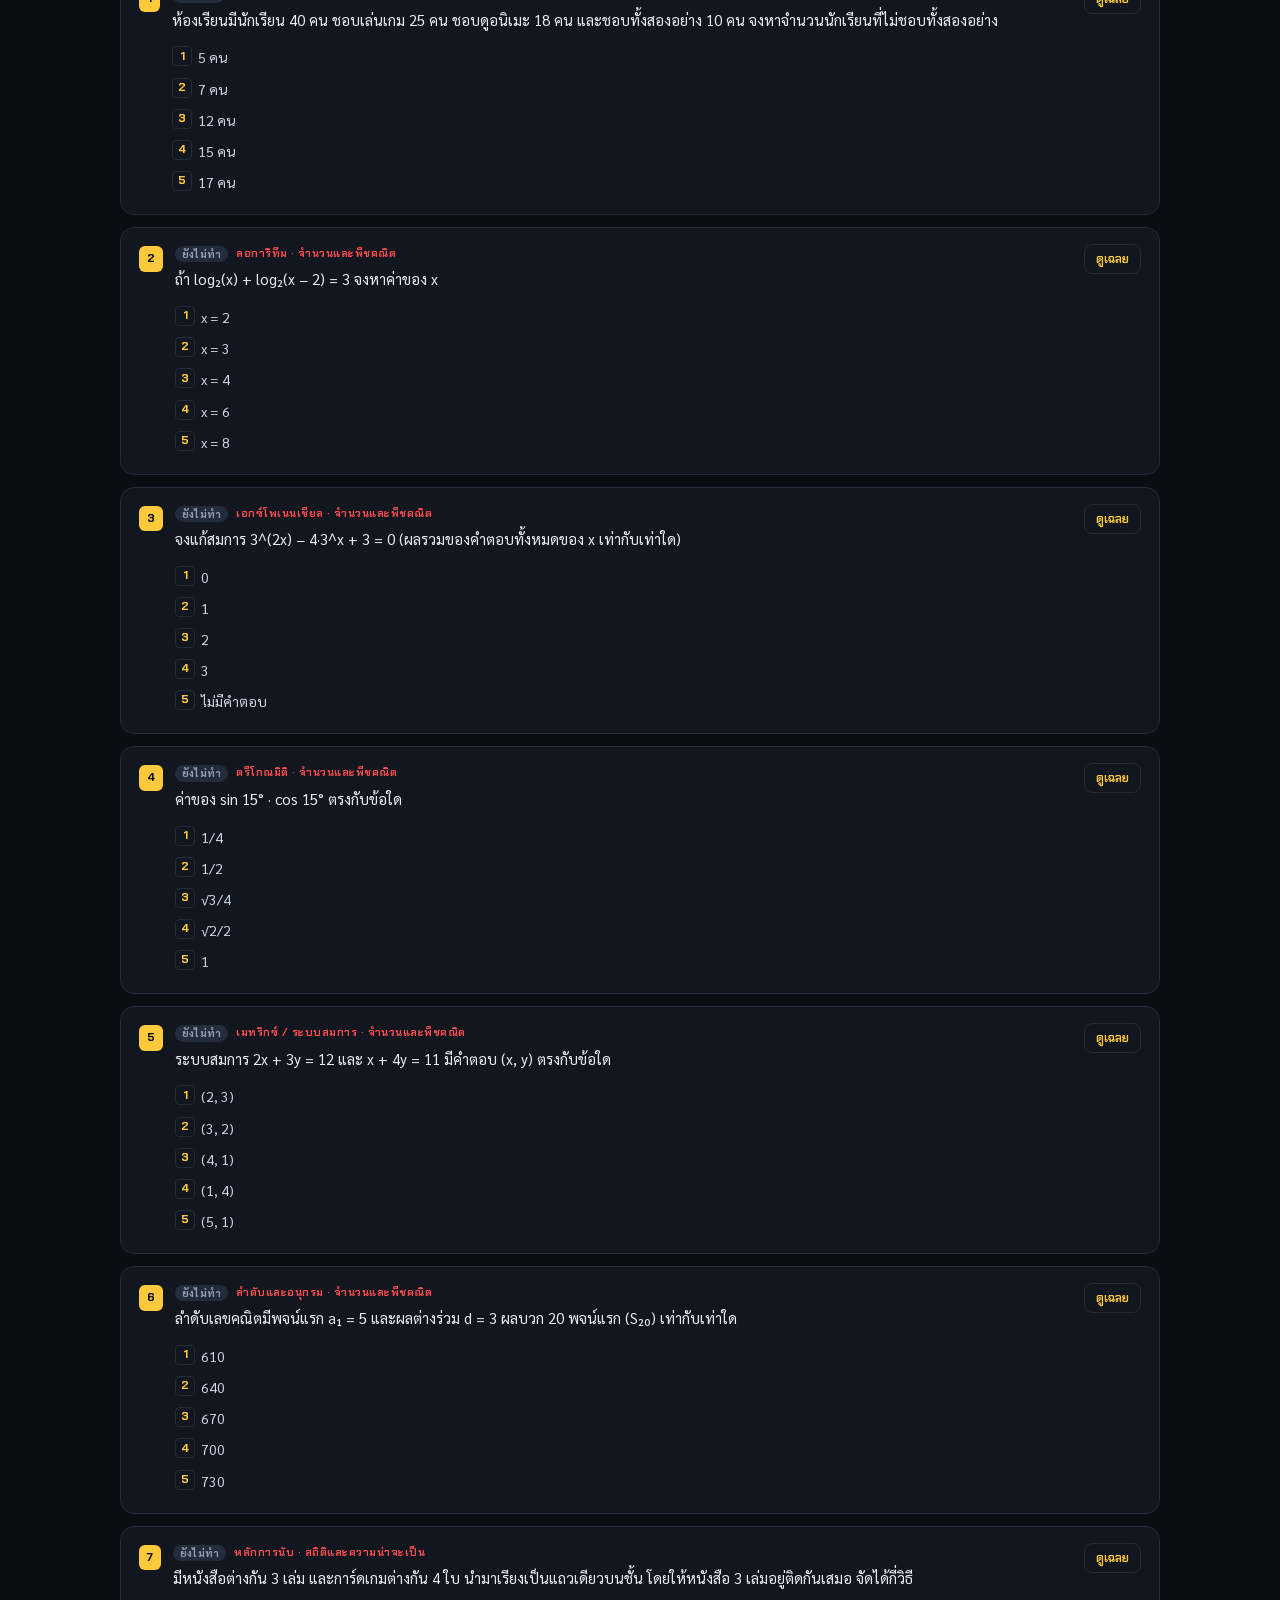
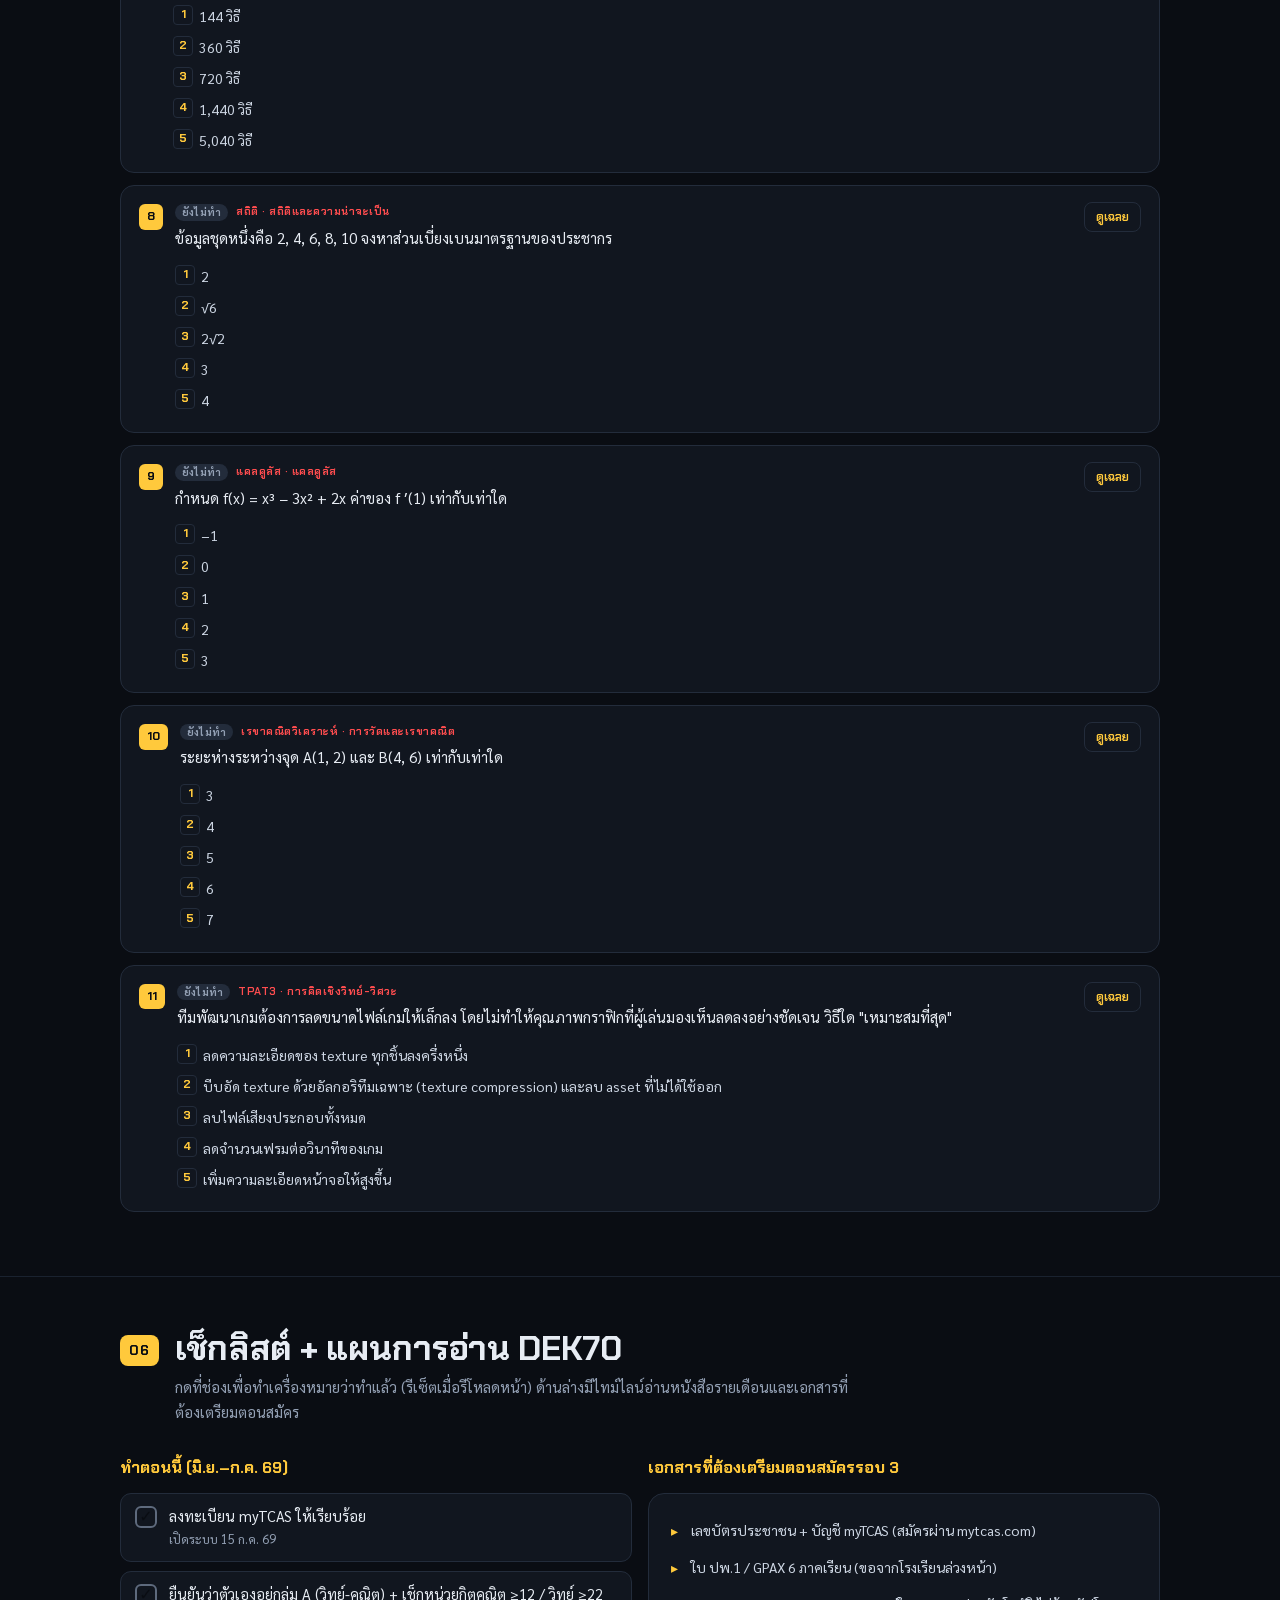
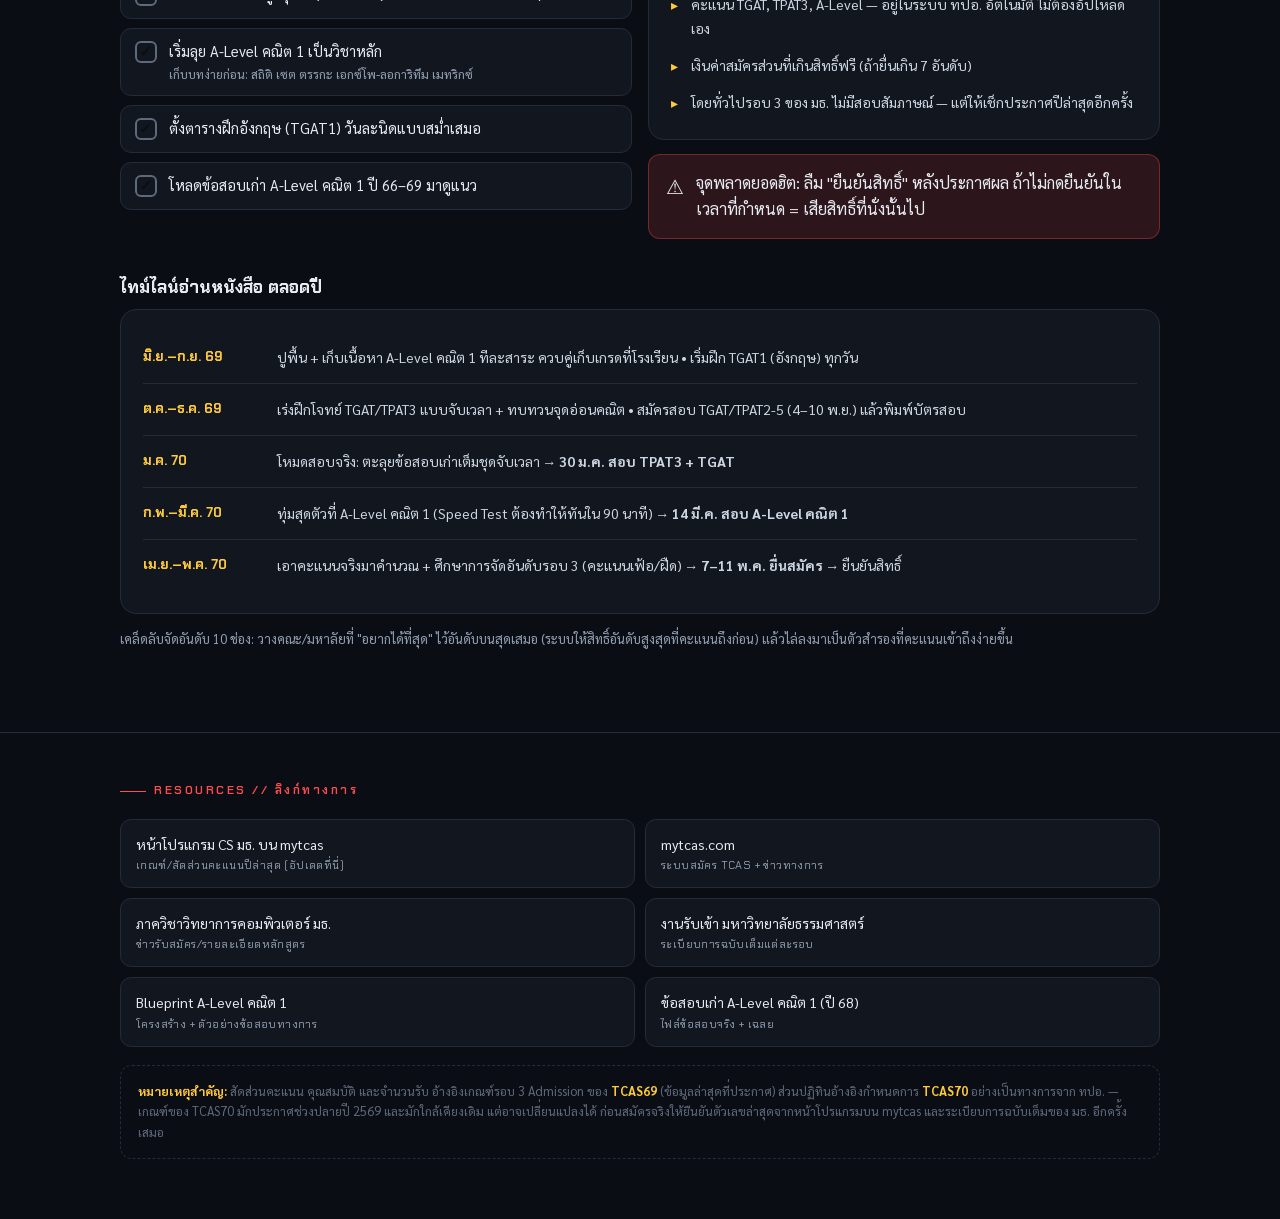
<file: cs.html>
<!DOCTYPE html>
<html lang="th">
<head>
<meta charset="UTF-8">
<meta name="viewport" content="width=device-width, initial-scale=1.0, viewport-fit=cover">
<title>ภารกิจ TCAS70 · วิทยาการคอมพิวเตอร์ มธ. รอบ 3 Admission</title>
<link rel="preconnect" href="https://fonts.googleapis.com">
<link rel="preconnect" href="https://fonts.gstatic.com" crossorigin>
<link href="https://fonts.googleapis.com/css2?family=Chakra+Petch:wght@400;500;600;700&family=Sarabun:wght@400;500;600;700&display=swap" rel="stylesheet">
<style>
  :root{
    --ink:#0A0D13; --panel:#11161F; --panel-2:#161D29; --panel-3:#1C2533;
    --line:#232C3B; --line-soft:#1A222F;
    --red:#FF4D4F; --red-deep:#C7333A; --red-dim:rgba(255,77,79,.14);
    --gold:#FFC93C; --gold-soft:#F5D77E; --gold-dim:rgba(255,201,60,.12);
    --green:#4ADE80; --green-dim:rgba(74,222,128,.14);
    --text:#E7ECF3; --muted:#93A0B4; --muted-2:#62708400;
    --muted-line:#5E6A7D;
    --display:'Chakra Petch',system-ui,sans-serif;
    --body:'Sarabun',system-ui,sans-serif;
    --maxw:1080px;
  }
  *{box-sizing:border-box;margin:0;padding:0}
  html{scroll-behavior:smooth}
  body{
    background:var(--ink); color:var(--text); font-family:var(--body);
    line-height:1.65; -webkit-font-smoothing:antialiased; overflow-x:hidden;
    background-image:
      radial-gradient(900px 500px at 85% -8%, rgba(255,77,79,.10), transparent 60%),
      radial-gradient(800px 480px at 8% 4%, rgba(255,201,60,.06), transparent 55%);
    background-attachment:fixed;
  }
  .wrap{max-width:var(--maxw);margin:0 auto;padding:0 20px}
  h1,h2,h3,h4,.dsp{font-family:var(--display)}
  a{color:var(--gold);text-decoration:none}
  a:hover{text-decoration:underline}

  /* ---------- HUD NAV ---------- */
  header.hud{
    position:sticky;top:0;z-index:50;
    background:rgba(10,13,19,.82);backdrop-filter:blur(12px);
    border-bottom:1px solid var(--line);
  }
  .hud-row{display:flex;align-items:center;gap:14px;height:58px}
  .brand{display:flex;align-items:center;gap:10px;font-family:var(--display);font-weight:700;letter-spacing:.5px}
  .brand .dot{width:11px;height:11px;border-radius:50%;background:var(--red);box-shadow:0 0 0 4px var(--red-dim);animation:pulse 2.4s infinite}
  @keyframes pulse{0%,100%{box-shadow:0 0 0 4px var(--red-dim)}50%{box-shadow:0 0 0 8px transparent}}
  .brand small{display:block;font-family:var(--body);font-weight:500;color:var(--muted);font-size:11px;letter-spacing:.3px}
  nav.hud-nav{margin-left:auto;display:flex;gap:4px;overflow-x:auto;scrollbar-width:none}
  nav.hud-nav::-webkit-scrollbar{display:none}
  nav.hud-nav a{
    color:var(--muted);font-family:var(--display);font-size:12.5px;font-weight:600;
    padding:7px 11px;border-radius:8px;white-space:nowrap;letter-spacing:.3px;
  }
  nav.hud-nav a:hover{color:var(--text);background:var(--panel-2);text-decoration:none}

  /* ---------- HERO ---------- */
  .hero{padding:64px 0 40px;position:relative}
  .eyebrow{display:inline-flex;align-items:center;gap:8px;font-family:var(--display);font-size:12px;font-weight:600;letter-spacing:2.5px;color:var(--red);text-transform:uppercase}
  .eyebrow::before{content:"";width:26px;height:1px;background:var(--red)}
  .hero h1{font-size:clamp(30px,6.4vw,58px);font-weight:700;line-height:1.05;margin:18px 0 0;letter-spacing:-.5px}
  .hero h1 .hl{color:var(--gold)}
  .hero .lede{color:var(--muted);font-size:clamp(15px,2.4vw,18px);max-width:620px;margin-top:18px}
  .hero .lede b{color:var(--text);font-weight:600}

  .statbar{display:grid;grid-template-columns:repeat(4,1fr);gap:12px;margin-top:34px}
  .stat{background:linear-gradient(180deg,var(--panel-2),var(--panel));border:1px solid var(--line);border-radius:14px;padding:16px 16px 14px;position:relative;overflow:hidden}
  .stat::after{content:"";position:absolute;inset:0 0 auto 0;height:2px;background:linear-gradient(90deg,var(--red),transparent)}
  .stat .k{font-family:var(--display);font-size:11px;letter-spacing:.6px;color:var(--muted);text-transform:uppercase}
  .stat .v{font-family:var(--display);font-weight:700;font-size:clamp(20px,3.4vw,30px);line-height:1.1;margin-top:6px}
  .stat .v small{font-size:13px;color:var(--muted);font-weight:500}
  .stat.gold .v{color:var(--gold)} .stat.gold::after{background:linear-gradient(90deg,var(--gold),transparent)}
  .stat.green .v{color:var(--green)} .stat.green::after{background:linear-gradient(90deg,var(--green),transparent)}
  .cd{display:flex;gap:6px;align-items:baseline;font-family:var(--display);font-weight:700;font-size:clamp(20px,3.4vw,30px);color:var(--gold)}
  .cd small{font-size:12px;color:var(--muted);font-weight:500}

  /* ---------- SECTIONS ---------- */
  section.mod{padding:52px 0;border-top:1px solid var(--line-soft)}
  .mod-head{display:flex;align-items:flex-start;gap:16px;margin-bottom:30px}
  .mod-no{font-family:var(--display);font-weight:700;font-size:14px;color:var(--ink);background:var(--gold);border-radius:8px;padding:4px 9px;letter-spacing:1px;flex:none;margin-top:6px}
  .mod-head h2{font-size:clamp(22px,4.2vw,34px);font-weight:700;line-height:1.12;letter-spacing:-.3px}
  .mod-head p{color:var(--muted);margin-top:8px;font-size:15px;max-width:680px}

  /* cards */
  .card{background:var(--panel);border:1px solid var(--line);border-radius:16px;padding:22px}
  .grid2{display:grid;grid-template-columns:1fr 1fr;gap:16px}
  .grid3{display:grid;grid-template-columns:repeat(3,1fr);gap:16px}

  /* weight bars */
  .formula{background:linear-gradient(180deg,var(--panel-2),var(--panel));border:1px solid var(--line);border-radius:16px;padding:24px}
  .wrow{display:flex;align-items:center;gap:14px;padding:11px 0;border-bottom:1px dashed var(--line)}
  .wrow:last-child{border-bottom:0}
  .wlabel{flex:none;width:135px}
  .wlabel .t{font-weight:600;font-size:14.5px}
  .wlabel .s{font-size:11.5px;color:var(--muted)}
  .wtrack{flex:1;height:26px;background:var(--panel-3);border-radius:7px;overflow:hidden;position:relative;border:1px solid var(--line)}
  .wfill{height:100%;border-radius:6px;display:flex;align-items:center;justify-content:flex-end;padding-right:9px;font-family:var(--display);font-weight:700;font-size:13px;color:var(--ink);min-width:34px;transition:width .9s cubic-bezier(.2,.8,.2,1)}
  .wfill.red{background:linear-gradient(90deg,var(--red-deep),var(--red))}
  .wfill.gold{background:linear-gradient(90deg,#E0A800,var(--gold));color:#211800}
  .wfill.dim{background:linear-gradient(90deg,#3A4658,#56657c);color:#fff}
  .pin-insight{margin-top:18px;background:var(--red-dim);border:1px solid rgba(255,77,79,.35);border-radius:12px;padding:15px 17px;display:flex;gap:12px;align-items:flex-start}
  .pin-insight .ic{flex:none;font-size:20px}
  .pin-insight b{color:var(--gold)}

  .path{position:relative;overflow:hidden}
  .path .tag{font-family:var(--display);font-size:11px;font-weight:600;letter-spacing:.5px;color:var(--ink);background:var(--gold-soft);border-radius:6px;padding:3px 8px;display:inline-block}
  .path.you{border-color:rgba(74,222,128,.4)}
  .path.you .tag{background:var(--green)}
  .path h4{font-size:17px;margin:12px 0 4px}
  .path ul{list-style:none;margin-top:10px;font-size:14px}
  .path li{padding:6px 0 6px 22px;position:relative;color:#cdd6e3}
  .path li::before{content:"";position:absolute;left:2px;top:13px;width:7px;height:7px;border-radius:2px;background:var(--gold)}
  .path.you li::before{background:var(--green)}
  .badge-you{position:absolute;top:16px;right:16px;font-family:var(--display);font-size:10.5px;font-weight:700;letter-spacing:1px;color:var(--green);border:1px solid var(--green);border-radius:20px;padding:3px 9px}

  /* calculator */
  .calc{display:grid;grid-template-columns:1fr 1fr;gap:22px}
  .calc .inputs .field{margin-bottom:14px}
  .calc label{display:flex;justify-content:space-between;align-items:baseline;font-size:13.5px;font-weight:600;margin-bottom:6px}
  .calc label .w{font-family:var(--display);font-size:11px;color:var(--gold);font-weight:600}
  .calc input[type=range]{-webkit-appearance:none;width:100%;height:6px;border-radius:6px;background:var(--panel-3);outline:none}
  .calc input[type=range]::-webkit-slider-thumb{-webkit-appearance:none;width:18px;height:18px;border-radius:50%;background:var(--gold);border:3px solid var(--ink);cursor:pointer;box-shadow:0 0 0 1px var(--gold)}
  .calc input[type=range]::-moz-range-thumb{width:18px;height:18px;border-radius:50%;background:var(--gold);border:3px solid var(--ink);cursor:pointer}
  .calc .valnum{font-family:var(--display);font-weight:700;color:var(--text);min-width:34px;text-align:right;font-size:13px}
  .gauge{background:linear-gradient(180deg,var(--panel-2),var(--panel));border:1px solid var(--line);border-radius:16px;padding:22px;display:flex;flex-direction:column;justify-content:center;text-align:center}
  .gauge .score{font-family:var(--display);font-weight:700;font-size:clamp(46px,9vw,76px);line-height:1;letter-spacing:-1px}
  .gauge .score.s-low{color:var(--red)} .gauge .score.s-mid{color:var(--gold)} .gauge .score.s-hi{color:var(--green)}
  .gauge .of{color:var(--muted);font-size:13px;margin-top:2px}
  .bar-target{margin:22px 0 8px;height:16px;border-radius:9px;background:var(--panel-3);position:relative;border:1px solid var(--line);overflow:visible}
  .bar-target .fill{height:100%;border-radius:8px;background:linear-gradient(90deg,var(--red-deep),var(--gold) 60%,var(--green));transition:width .4s ease}
  .bar-target .tmark{position:absolute;top:-7px;bottom:-7px;width:3px;background:var(--text);transition:left .3s ease}
  .bar-target .tmark::after{content:"เป้า";position:absolute;top:-18px;left:50%;transform:translateX(-50%);font-family:var(--display);font-size:10px;color:var(--text);white-space:nowrap}
  .verdict{font-family:var(--display);font-weight:600;font-size:15px;margin-top:14px}
  .target-set{display:flex;align-items:center;gap:10px;justify-content:center;margin-top:12px;font-size:13px;color:var(--muted)}
  .target-set input{width:120px}

  /* exam tabs */
  .tabs{display:flex;gap:8px;flex-wrap:wrap;margin-bottom:18px}
  .tab{font-family:var(--display);font-weight:600;font-size:13.5px;letter-spacing:.3px;padding:10px 15px;border-radius:10px;border:1px solid var(--line);background:var(--panel);color:var(--muted);cursor:pointer;transition:.15s}
  .tab .pct{color:var(--gold);font-weight:700}
  .tab.active{background:var(--gold);color:var(--ink);border-color:var(--gold)}
  .tab.active .pct{color:var(--red-deep)}
  .tabpanel{display:none;animation:fade .35s ease}
  .tabpanel.active{display:block}
  @keyframes fade{from{opacity:0;transform:translateY(6px)}to{opacity:1;transform:none}}

  table.spec{width:100%;border-collapse:collapse;font-size:14px;margin-top:6px}
  table.spec th,table.spec td{text-align:left;padding:10px 12px;border-bottom:1px solid var(--line)}
  table.spec th{font-family:var(--display);font-size:12px;letter-spacing:.4px;color:var(--muted);text-transform:uppercase;font-weight:600}
  table.spec td.num{font-family:var(--display);font-weight:700;color:var(--gold);white-space:nowrap}
  .chip{display:inline-block;font-size:12px;background:var(--panel-3);border:1px solid var(--line);border-radius:20px;padding:3px 11px;margin:3px 4px 3px 0;color:#cdd6e3}
  .chip.hot{border-color:var(--red);color:#ffb4b5;background:var(--red-dim)}
  .legend{font-size:12px;color:var(--muted);margin-top:8px}
  .legend .sw{display:inline-block;width:10px;height:10px;border-radius:3px;vertical-align:middle;margin:0 4px 0 10px}

  /* timeline */
  .tl{position:relative;margin-top:6px;padding-left:8px}
  .tl::before{content:"";position:absolute;left:14px;top:6px;bottom:6px;width:2px;background:linear-gradient(180deg,var(--gold),var(--red),var(--line))}
  .tli{position:relative;padding:0 0 22px 44px}
  .tli .dot{position:absolute;left:6px;top:3px;width:18px;height:18px;border-radius:50%;background:var(--panel);border:2px solid var(--muted-line)}
  .tli.key .dot{background:var(--red);border-color:var(--red);box-shadow:0 0 0 4px var(--red-dim)}
  .tli .date{font-family:var(--display);font-weight:700;font-size:13.5px;color:var(--gold)}
  .tli.key .date{color:var(--red)}
  .tli .ev{font-size:14.5px;margin-top:2px}
  .tli .ev .me{display:inline-block;font-family:var(--display);font-size:10px;font-weight:700;letter-spacing:.5px;color:var(--ink);background:var(--green);border-radius:5px;padding:2px 7px;margin-left:6px;vertical-align:middle}
  .tli .sub{font-size:12.5px;color:var(--muted);margin-top:2px}

  /* problems */
  .q{background:var(--panel);border:1px solid var(--line);border-radius:14px;margin-bottom:12px;overflow:hidden}
  .q-top{display:flex;gap:12px;align-items:flex-start;padding:16px 18px;cursor:pointer}
  .q-no{font-family:var(--display);font-weight:700;font-size:12px;color:var(--ink);background:var(--gold);border-radius:6px;padding:3px 8px;flex:none;margin-top:2px}
  .q-body{flex:1}
  .q-topic{font-family:var(--display);font-size:11px;letter-spacing:.5px;color:var(--red);text-transform:uppercase;font-weight:600}
  .q-text{font-size:15px;margin-top:5px;color:var(--text)}
  .q-text .math{font-family:var(--display);font-weight:500}
  .q-choices{list-style:none;margin-top:10px;font-size:14px}
  .q-choices li{padding:4px 0 4px 26px;position:relative;color:#cdd6e3}
  .q-choices li::before{content:attr(data-c);position:absolute;left:0;top:4px;font-family:var(--display);font-weight:700;color:var(--gold);font-size:12px;border:1px solid var(--line);border-radius:4px;width:18px;height:18px;display:flex;align-items:center;justify-content:center}
  .q-toggle{flex:none;font-family:var(--display);font-size:12px;font-weight:600;color:var(--gold);border:1px solid var(--line);border-radius:8px;padding:6px 11px;background:transparent;cursor:pointer;white-space:nowrap}
  .q-sol{display:none;padding:0 18px 18px 18px}
  .q-sol.open{display:block}
  .q-sol .ans{background:var(--green-dim);border:1px solid rgba(74,222,128,.4);border-radius:10px;padding:13px 15px;font-size:14.5px}
  .q-sol .ans b{color:var(--green)}
  .q-sol .work{font-size:14px;color:#cdd6e3;margin-top:10px}
  .q-sol .work .step{padding:4px 0;border-bottom:1px dashed var(--line-soft)}
  .q-sol .work .math{font-family:var(--display);color:var(--text)}

  /* checklist */
  .ck{list-style:none}
  .ck li{display:flex;gap:12px;align-items:flex-start;padding:11px 14px;border:1px solid var(--line);border-radius:11px;margin-bottom:9px;background:var(--panel);cursor:pointer;transition:.15s}
  .ck li:hover{border-color:var(--muted-line)}
  .ck .box{flex:none;width:22px;height:22px;border-radius:6px;border:2px solid var(--muted-line);margin-top:1px;display:flex;align-items:center;justify-content:center;font-family:var(--display);font-weight:700;color:var(--ink);transition:.15s}
  .ck li.done .box{background:var(--green);border-color:var(--green)}
  .ck li.done .txt{color:var(--muted);text-decoration:line-through}
  .ck .txt{font-size:14.5px}
  .ck .txt small{display:block;color:var(--muted);font-size:12.5px;text-decoration:none}

  .plan-row{display:flex;gap:14px;padding:14px 0;border-bottom:1px solid var(--line)}
  .plan-row:last-child{border-bottom:0}
  .plan-when{flex:none;width:120px;font-family:var(--display);font-weight:700;font-size:13.5px;color:var(--gold)}
  .plan-what{font-size:14px;color:#cdd6e3}

  .docs li{font-size:14px;color:#cdd6e3;padding:7px 0 7px 24px;position:relative;list-style:none}
  .docs li::before{content:"▸";position:absolute;left:4px;color:var(--gold)}

  /* footer */
  footer{border-top:1px solid var(--line);padding:40px 0 60px;margin-top:30px}
  .links{display:grid;grid-template-columns:repeat(2,1fr);gap:10px;margin:18px 0}
  .links a{display:block;background:var(--panel);border:1px solid var(--line);border-radius:11px;padding:13px 15px;color:var(--text);font-size:14px;transition:.15s}
  .links a:hover{border-color:var(--gold);text-decoration:none;background:var(--panel-2)}
  .links a span{display:block;font-family:var(--display);font-size:11px;color:var(--muted);letter-spacing:.4px}
  .disclaimer{font-size:12.5px;color:var(--muted-line);border:1px dashed var(--line);border-radius:12px;padding:15px 17px;margin-top:6px}
  .disclaimer b{color:var(--gold)}

  .section-note{font-size:13px;color:var(--muted);margin-top:14px}

  @media(max-width:780px){
    .statbar{grid-template-columns:1fr 1fr}
    .grid2,.grid3,.calc{grid-template-columns:1fr}
    .wlabel{width:108px}
    .mod-head{gap:11px}
    .plan-when{width:92px}
    nav.hud-nav{display:none}
  }
</style>
</head>
<body data-guide-title="วิทยาการคอมพิวเตอร์ (CS)">

<!-- ===== HUD NAV ===== -->
<header class="hud">
  <div class="wrap hud-row">
    <div class="brand"><span class="dot"></span>
      <div>TCAS70 · CS@TU<small>มิชชันสอบติด วิทยาการคอมพิวเตอร์ ธรรมศาสตร์</small></div>
    </div>
    <nav class="hud-nav">
      <a href="#formula">เกณฑ์คะแนน</a>
      <a href="#calc">คำนวณคะแนน</a>
      <a href="#exams">เจาะสนามสอบ</a>
      <a href="#timeline">ปฏิทิน</a>
      <a href="#problems">ตัวอย่างโจทย์</a>
      <a href="#prep">เช็กลิสต์</a>
    </nav>
  </div>
</header>

<!-- ===== HERO ===== -->
<div class="wrap">
  <section class="hero">
    <span class="eyebrow">Mission Briefing // ภารกิจ DEK70</span>
    <h1>สอบติด <span class="hl">วิทยาการคอมพิวเตอร์</span><br>ธรรมศาสตร์ · รอบ 3 Admission</h1>
    <p class="lede">คณะวิทยาศาสตร์และเทคโนโลยี · วท.บ. สาขาวิทยาการคอมพิวเตอร์ · <b>ศูนย์รังสิต</b> — สรุปทุกอย่างที่ต้องรู้และต้องเตรียมสำหรับรอบ 3 ของปีการศึกษา 2570 ครบในหน้าเดียว ตั้งแต่สูตรคะแนน สนามสอบ ปฏิทิน ไปจนถึงโจทย์ฝึก</p>

    <div class="statbar">
      <div class="stat">
        <div class="k">ที่นั่งรอบ 3</div>
        <div class="v">~50 <small>ที่นั่ง (ภาคปกติ)</small></div>
      </div>
      <div class="stat gold">
        <div class="k">น้ำหนักหลัก</div>
        <div class="v">50% <small>A-Level คณิต 1</small></div>
      </div>
      <div class="stat green">
        <div class="k">นับถอยหลังสอบ A-Level คณิต 1</div>
        <div class="cd" id="countdown"><span id="cd-days">—</span><small>วัน</small></div>
      </div>
      <div class="stat">
        <div class="k">ยื่นสมัครรอบ 3</div>
        <div class="v">7–11 <small>พ.ค. 70</small></div>
      </div>
    </div>
  </section>
</div>

<!-- ===== 01 FORMULA ===== -->
<section class="mod" id="formula">
  <div class="wrap">
    <div class="mod-head">
      <div class="mod-no">01</div>
      <div>
        <h2>สูตรคะแนน รอบ 3 — รู้ก่อน วางแผนถูก</h2>
        <p>รอบ 3 Admission ของสาขานี้คิดคะแนนจาก 5 ส่วน รวม 100% เหมือนกันทั้ง 2 กลุ่มผู้สมัคร ตัวเลขด้านล่างอิงเกณฑ์ TCAS69 ล่าสุด (เกณฑ์ TCAS70 มักประกาศช่วงปลายปี 2569 และมักใกล้เคียงเดิม)</p>
      </div>
    </div>

    <div class="formula">
      <div class="wrow">
        <div class="wlabel"><div class="t">A-Level คณิต 1</div><div class="s">คณิตศาสตร์ประยุกต์ 1</div></div>
        <div class="wtrack"><div class="wfill gold" style="width:100%">50%</div></div>
      </div>
      <div class="wrow">
        <div class="wlabel"><div class="t">TGAT1</div><div class="s">ภาษาอังกฤษสื่อสาร</div></div>
        <div class="wtrack"><div class="wfill red" style="width:30%">15%</div></div>
      </div>
      <div class="wrow">
        <div class="wlabel"><div class="t">TGAT2</div><div class="s">การคิดอย่างมีเหตุผล</div></div>
        <div class="wtrack"><div class="wfill red" style="width:30%">15%</div></div>
      </div>
      <div class="wrow">
        <div class="wlabel"><div class="t">TPAT3</div><div class="s">ถนัด วิทย์–เทคโน–วิศวะ</div></div>
        <div class="wtrack"><div class="wfill red" style="width:30%">15%</div></div>
      </div>
      <div class="wrow">
        <div class="wlabel"><div class="t">TGAT3</div><div class="s">สมรรถนะการทำงาน</div></div>
        <div class="wtrack"><div class="wfill dim" style="width:10%">5%</div></div>
      </div>

      <div class="pin-insight">
        <div class="ic">🎯</div>
        <div><b>กลยุทธ์ที่สำคัญที่สุด:</b> A-Level คณิต 1 = ครึ่งหนึ่งของคะแนนทั้งหมด ทุ่มเวลาให้วิชานี้มากที่สุด รองลงมาคือ 3 ตัวที่หนัก 15% เท่ากัน (TGAT1, TGAT2, TPAT3) ส่วน <b>TGAT3 หนักแค่ 5%</b> ให้เก็บทีหลังสุด เพราะคืนคะแนนน้อยที่สุดต่อเวลาที่ลงไป</div>
      </div>
    </div>

    <h3 style="margin:30px 0 14px;font-size:18px">คุณสมบัติผู้สมัคร — มี 2 กลุ่ม (เลือกกลุ่มที่ตรงกับเรา)</h3>
    <div class="grid2">
      <div class="card path you">
        <span class="badge-you">กลุ่มของน้อง TAN</span>
        <span class="tag">กลุ่ม A</span>
        <h4>พื้นฐานวิทยาศาสตร์–คณิตศาสตร์</h4>
        <ul>
          <li>จบ ม.6 สายวิทย์–คณิต</li>
          <li>หน่วยกิตคณิต ≥ 12 หน่วยกิต</li>
          <li>หน่วยกิตวิทยาศาสตร์ ≥ 22 หน่วยกิต</li>
          <li><b style="color:var(--green)">GPAX ไม่กำหนดขั้นต่ำ</b> (แต่ยิ่งสูงยิ่งดีต่อรอบอื่น ๆ)</li>
        </ul>
      </div>
      <div class="card path">
        <span class="tag">กลุ่ม B</span>
        <h4>พื้นฐานคณิตศาสตร์–ภาษาต่างประเทศ</h4>
        <ul>
          <li>จบ ม.6</li>
          <li>หน่วยกิตคณิต ≥ 12 หน่วยกิต</li>
          <li>หน่วยกิตภาษาต่างประเทศ ≥ 9 หน่วยกิต</li>
          <li>GPAX ≥ 2.75</li>
        </ul>
      </div>
    </div>
    <p class="section-note">ข่าวดีคือทั้งสองกลุ่ม <b>ใช้สัดส่วนคะแนนชุดเดียวกัน</b> เป๊ะ ๆ — น้องอยู่สายวิทย์-คณิตจึงเข้ากลุ่ม A ได้สบาย และกลุ่มนี้ไม่บังคับ GPAX ขั้นต่ำด้วย</p>
  </div>
</section>

<!-- ===== 02 CALCULATOR ===== -->
<section class="mod" id="calc">
  <div class="wrap">
    <div class="mod-head">
      <div class="mod-no">02</div>
      <div>
        <h2>เครื่องคำนวณคะแนน Admission</h2>
        <p>ลองใส่คะแนนที่คาดว่าจะทำได้ (เต็มวิชาละ 100) แล้วดูคะแนนรวมถ่วงน้ำหนักเทียบกับเป้าที่ตั้งไว้ ลากเพื่อจำลองหลาย ๆ สถานการณ์ได้เลย</p>
      </div>
    </div>

    <div class="calc">
      <div class="inputs card">
        <div class="field">
          <label>A-Level คณิต 1 <span class="w">×50%</span></label>
          <div style="display:flex;gap:12px;align-items:center">
            <input type="range" min="0" max="100" value="60" id="i_math" oninput="calc()">
            <span class="valnum" id="v_math">60</span>
          </div>
        </div>
        <div class="field">
          <label>TGAT1 — อังกฤษ <span class="w">×15%</span></label>
          <div style="display:flex;gap:12px;align-items:center">
            <input type="range" min="0" max="100" value="55" id="i_t1" oninput="calc()">
            <span class="valnum" id="v_t1">55</span>
          </div>
        </div>
        <div class="field">
          <label>TGAT2 — เหตุผล <span class="w">×15%</span></label>
          <div style="display:flex;gap:12px;align-items:center">
            <input type="range" min="0" max="100" value="55" id="i_t2" oninput="calc()">
            <span class="valnum" id="v_t2">55</span>
          </div>
        </div>
        <div class="field">
          <label>TPAT3 — วิทย์/วิศวะ <span class="w">×15%</span></label>
          <div style="display:flex;gap:12px;align-items:center">
            <input type="range" min="0" max="100" value="50" id="i_p3" oninput="calc()">
            <span class="valnum" id="v_p3">50</span>
          </div>
        </div>
        <div class="field">
          <label>TGAT3 — สมรรถนะ <span class="w">×5%</span></label>
          <div style="display:flex;gap:12px;align-items:center">
            <input type="range" min="0" max="100" value="60" id="i_t3" oninput="calc()">
            <span class="valnum" id="v_t3">60</span>
          </div>
        </div>
      </div>

      <div class="gauge">
        <div class="score s-mid" id="g_score">0.00</div>
        <div class="of">คะแนนรวมถ่วงน้ำหนัก (เต็ม 100)</div>
        <div class="bar-target">
          <div class="fill" id="g_fill" style="width:0%"></div>
          <div class="tmark" id="g_tmark" style="left:60%"></div>
        </div>
        <div class="verdict" id="g_verdict">—</div>
        <div class="target-set">
          ตั้งเป้าที่ <input type="range" min="40" max="80" value="60" id="i_target" oninput="calc()">
          <span class="valnum" id="v_target">60</span>
        </div>
      </div>
    </div>

    <div class="disclaimer" style="margin-top:18px">
      <b>เรื่องคะแนนเป้า:</b> ทปอ. ไม่ประกาศ "คะแนนผ่าน" ล่วงหน้า แต่ดูจากสถิติคะแนนต่ำสุดที่เคยติด สาขา CS ที่แข่งสูงทั่วประเทศในรอบ 3 มักตกราว ๆ 50–65 คะแนน (เช่น CS จุฬาฯ ปี 69 ต่ำสุด ≈ 56.6) ของธรรมศาสตร์มักอยู่ระดับใกล้เคียงหรือต่ำกว่าจุฬาฯ เล็กน้อย ตั้งเป้า <b>~60 ขึ้นไป</b> ถือว่าปลอดภัยขึ้น — ตัวเลขจริงดูได้จากไฟล์สถิติ min–max ของ mytcas และหน้าโปรแกรมในลิงก์ท้ายหน้า
    </div>
  </div>
</section>

<!-- ===== 03 EXAMS ===== -->
<section class="mod" id="exams">
  <div class="wrap">
    <div class="mod-head">
      <div class="mod-no">03</div>
      <div>
        <h2>เจาะ 3 สนามสอบที่ต้องใช้</h2>
        <p>กดสลับดูโครงสร้างข้อสอบ จำนวนข้อ และจุดที่ต้องเน้นของแต่ละสนาม เรียงตามความสำคัญต่อคะแนนรวม</p>
      </div>
    </div>

    <div class="tabs">
      <button class="tab active" data-t="math">A-Level คณิต 1 <span class="pct">50%</span></button>
      <button class="tab" data-t="tpat3">TPAT3 <span class="pct">15%</span></button>
      <button class="tab" data-t="tgat">TGAT (1+2+3) <span class="pct">35%</span></button>
    </div>

    <!-- MATH PANEL -->
    <div class="tabpanel active" data-p="math">
      <div class="card">
        <h3 style="font-size:19px;color:var(--gold)">A-Level คณิตศาสตร์ประยุกต์ 1 (รหัส 61)</h3>
        <p style="color:var(--muted);margin-top:6px;font-size:14px">ตัวชี้ขาดของสาขานี้ — เน้น "ประยุกต์" ครอบคลุมคณิต ม.ปลายทั้งพื้นฐานและเพิ่มเติม เป็นข้อสอบแนว Speed Test (เฉลี่ยข้อละ 3 นาที)</p>
        <table class="spec">
          <tr><th>หัวข้อ</th><th>รายละเอียด</th></tr>
          <tr><td>จำนวนข้อ / เวลา</td><td class="num">30 ข้อ · 90 นาที · 100 คะแนน</td></tr>
          <tr><td>ตอนที่ 1</td><td>ปรนัย 5 ตัวเลือก 25 ข้อ (ข้อละ 3) = 75 คะแนน</td></tr>
          <tr><td>ตอนที่ 2</td><td>ระบายคำตอบที่เป็นตัวเลข 5 ข้อ (ข้อละ 5) = 25 คะแนน</td></tr>
        </table>

        <h4 style="font-family:var(--display);margin:22px 0 6px;font-size:15px">เนื้อหา 16 บท แบ่งเป็น 4 สาระ (สัดส่วนข้อโดยประมาณ)</h4>
        <div style="margin-top:10px">
          <div style="font-weight:600;margin:10px 0 4px">① จำนวนและพีชคณิต <span style="color:var(--gold);font-family:var(--display)">≈ 15–17 ข้อ (เน้นสุด)</span></div>
          <span class="chip hot">เซต</span><span class="chip hot">ตรรกศาสตร์</span><span class="chip">จำนวนจริง/พหุนาม</span><span class="chip">ฟังก์ชัน</span><span class="chip hot">เอกซ์โพเนนเชียล–ลอการิทึม</span><span class="chip hot">ตรีโกณมิติ</span><span class="chip">จำนวนเชิงซ้อน</span><span class="chip hot">เมทริกซ์</span><span class="chip hot">ลำดับและอนุกรม</span>
          <div style="font-weight:600;margin:14px 0 4px">② สถิติและความน่าจะเป็น <span style="color:var(--gold);font-family:var(--display)">≈ 6–8 ข้อ</span></div>
          <span class="chip">สถิติ</span><span class="chip">การแจกแจงความน่าจะเป็นเบื้องต้น</span><span class="chip">หลักการนับ</span><span class="chip">ความน่าจะเป็น</span>
          <div style="font-weight:600;margin:14px 0 4px">③ การวัดและเรขาคณิต <span style="color:var(--gold);font-family:var(--display)">≈ 3–5 ข้อ</span></div>
          <span class="chip">เรขาคณิตวิเคราะห์</span><span class="chip">เวกเตอร์ในสามมิติ</span>
          <div style="font-weight:600;margin:14px 0 4px">④ แคลคูลัส <span style="color:var(--gold);font-family:var(--display)">≈ 2–4 ข้อ</span></div>
          <span class="chip">แคลคูลัสเบื้องต้น</span>
        </div>
        <p class="legend"><span class="sw" style="background:var(--red-dim);border:1px solid var(--red)"></span>ป้ายแดง = บทที่ออกบ่อย/คุ้มค่าเก็บก่อน &nbsp; • โครงสร้างปี 66–69 เหมือนกันแทบทุกปี → ฝึกข้อสอบเก่าได้เต็มที่</p>
      </div>
    </div>

    <!-- TPAT3 PANEL -->
    <div class="tabpanel" data-p="tpat3">
      <div class="card">
        <h3 style="font-size:19px;color:var(--gold)">TPAT3 — ความถนัดด้านวิทยาศาสตร์ เทคโนโลยี และวิศวกรรมศาสตร์</h3>
        <p style="color:var(--muted);margin-top:6px;font-size:14px">วัด "ความถนัด/ไหวพริบเชิงวิทย์-วิศวะ" มากกว่าท่องจำเนื้อหา เน้นวิเคราะห์ ตีความข้อมูล กราฟ ตรรกะเชิงวิทย์ และทัศนคติต่อวิทยาศาสตร์-เทคโนโลยี</p>
        <table class="spec">
          <tr><th>หัวข้อ</th><th>รายละเอียด</th></tr>
          <tr><td>จำนวนข้อ / เวลา</td><td class="num">70 ข้อ · 3 ชั่วโมง · 100 คะแนน</td></tr>
          <tr><td>พาร์ต 1</td><td>การทดสอบความถนัด (วิทย์ คณิต เชิงกล มิติสัมพันธ์ การคิดเชิงตรรกะ) — 45 ข้อ</td></tr>
          <tr><td>พาร์ต 2</td><td>การทดสอบความคิดและความสนใจทางด้านวิทย์-เทคโน-วิศวะ — 25 ข้อ</td></tr>
        </table>
        <div class="pin-insight" style="margin-top:18px">
          <div class="ic">💡</div>
          <div>เป็นวิชาที่ "อ่านอย่างเดียวไม่พอ" ต้องฝึกทำโจทย์แนววิเคราะห์เยอะ ๆ ข่าวดีของน้องคือ พื้นเกม/โค้ด/ตรรกะที่ทำอยู่แล้วช่วยพาร์ตคิดวิเคราะห์ได้ดี</div>
        </div>
      </div>
    </div>

    <!-- TGAT PANEL -->
    <div class="tabpanel" data-p="tgat">
      <div class="card">
        <h3 style="font-size:19px;color:var(--gold)">TGAT — ความถนัดทั่วไป (รวม 35%)</h3>
        <p style="color:var(--muted);margin-top:6px;font-size:14px">รวม 3 พาร์ต เต็ม 100 ต่อพาร์ต สอบกระดาษ 3 ชั่วโมง และ <b>ฟรีค่าสมัคร</b> (ทปอ. สนับสนุน) — สำหรับสาขานี้ TGAT1+TGAT2 หนักอย่างละ 15% ส่วน TGAT3 แค่ 5%</p>
        <table class="spec">
          <tr><th>พาร์ต</th><th>เนื้อหา</th><th>ข้อ</th></tr>
          <tr><td><b>TGAT1</b><br><small style="color:var(--muted)">15%</small></td><td>ภาษาอังกฤษสื่อสาร: การพูด (ถาม-ตอบ / เติมบทสนทนาสั้น-ยาว) + การอ่าน (เติมข้อความ + จับใจความ)</td><td class="num">60</td></tr>
          <tr><td><b>TGAT2</b><br><small style="color:var(--muted)">15%</small></td><td>การคิดอย่างมีเหตุผล: ความสามารถทางภาษา / ตัวเลข / มิติสัมพันธ์ / เหตุผล</td><td class="num">80</td></tr>
          <tr><td><b>TGAT3</b><br><small style="color:var(--muted)">5%</small></td><td>สมรรถนะการทำงาน: สร้างคุณค่า&นวัตกรรม / แก้ปัญหาซับซ้อน / จัดการอารมณ์ / พลเมืองมีส่วนร่วม (พาร์ตละ 15 ข้อ)</td><td class="num">60</td></tr>
        </table>
        <p class="legend">TGAT1 เป็นภาษาอังกฤษล้วน — ฝึกได้สม่ำเสมอทุกวัน • TGAT2 มีทั้งเลขและภาษา ฝึกแนวข้อสอบจะคุ้นเร็ว • TGAT3 เน้นทัศนคติ/สถานการณ์ ใช้เวลาทบทวนน้อยสุดเพราะหนักแค่ 5%</p>
      </div>
    </div>
  </div>
</section>

<!-- ===== 04 TIMELINE ===== -->
<section class="mod" id="timeline">
  <div class="wrap">
    <div class="mod-head">
      <div class="mod-no">04</div>
      <div>
        <h2>ปฏิทิน TCAS70 — หมุดสำคัญของน้อง</h2>
        <p>กำหนดการอย่างเป็นทางการจาก ทปอ. (ปีการศึกษา 2570) จุดสีแดงคือวันที่เกี่ยวข้องกับน้องโดยตรง อย่าพลาดเด็ดขาด</p>
      </div>
    </div>

    <div class="tl">
      <div class="tli"><div class="dot"></div><div class="date">15 ก.ค. 69</div><div class="ev">ลงทะเบียน myTCAS + เปิดใช้งาน TCASFolio</div><div class="sub">ทำตั้งแต่เนิ่น ๆ จะได้ไม่ลนช่วงสมัครจริง</div></div>
      <div class="tli"><div class="dot"></div><div class="date">4–10 พ.ย. 69</div><div class="ev">สมัครสอบ TGAT / TPAT2-5</div><div class="sub">อย่าลืมกดยืนยันขอรับเงินสนับสนุนค่าสมัคร</div></div>
      <div class="tli key"><div class="dot"></div><div class="date">30 ม.ค. 70</div><div class="ev">สอบ TPAT3 (9.00–12.00) + สอบ TGAT (13.00–16.00)<span class="me">วันของน้อง</span></div><div class="sub">2 สนามใน 1 วัน — เช้า TPAT3 บ่าย TGAT ทั้งสามพาร์ต</div></div>
      <div class="tli"><div class="dot"></div><div class="date">14–20 ม.ค. 70</div><div class="ev">สมัครสอบ A-Level</div></div>
      <div class="tli"><div class="dot"></div><div class="date">28 ก.พ. 70</div><div class="ev">ประกาศผล TGAT / TPAT2-5</div></div>
      <div class="tli key"><div class="dot"></div><div class="date">14 มี.ค. 70</div><div class="ev">สอบ A-Level คณิต 1 (8.30–10.00)<span class="me">วันของน้อง</span></div><div class="sub">วิชา 50% ของคะแนนรวม • วันเดียวกันมี อังกฤษ 11.00–12.30 และเคมี 13.30–15.00 ถ้าจำเป็นต้องใช้</div></div>
      <div class="tli"><div class="dot"></div><div class="date">20 เม.ย. 70</div><div class="ev">ประกาศผลคะแนน A-Level</div><div class="sub">ครบคะแนนแล้ว → เอามาคำนวณในเครื่องคิดด้านบนได้เลย</div></div>
      <div class="tli key"><div class="dot"></div><div class="date">7–11 พ.ค. 70</div><div class="ev">รับสมัครรอบ 3 Admission<span class="me">วันของน้อง</span></div><div class="sub">ยื่นได้สูงสุด 10 อันดับ (DEK70 มักยื่นฟรี 7 อันดับแรก) • เพิ่มเติม 12–13 พ.ค.</div></div>
      <div class="tli key"><div class="dot"></div><div class="date">22 พ.ค. 70</div><div class="ev">ประกาศผลรอบ 3 ครั้งที่ 1 + ยืนยันสิทธิ์ 22–23 พ.ค.<span class="me">วันของน้อง</span></div><div class="sub">ติดอันดับไหน "ยืนยันสิทธิ์" เพื่อรับที่นั่ง</div></div>
      <div class="tli"><div class="dot"></div><div class="date">27 พ.ค. 70</div><div class="ev">ประกาศผลรอบ 3 ครั้งที่ 2</div><div class="sub">ที่ว่างจากคนสละสิทธิ์จะถูกประมวลผลให้คนอันดับถัดไป</div></div>
      <div class="tli"><div class="dot"></div><div class="date">29 พ.ค.–15 มิ.ย. 70</div><div class="ev">รอบ 4 Direct Admission (ถ้ายังไม่ติด ใช้เป็นแผนสำรอง)</div></div>
    </div>
  </div>
</section>

<!-- ===== 05 PROBLEMS ===== -->
<section class="mod" id="problems">
  <div class="wrap">
    <div class="mod-head">
      <div class="mod-no">05</div>
      <div>
        <h2>ตัวอย่างโจทย์ + เฉลย</h2>
        <p>ชุดโจทย์ฝึกตามแนว A-Level คณิต 1 (ครบทุกสาระหลัก) และ TPAT3 หนึ่งข้อ กดปุ่ม "ดูเฉลย" เพื่อเปิดวิธีทำทีละสเตป — เป็นโจทย์เขียนใหม่ตามบลูพรินต์จริง ใช้ซ้อมมือก่อนไปตะลุยข้อสอบเก่าจริงในลิงก์ท้ายหน้า</p>
      </div>
    </div>
    <div id="qlist"></div>
  </div>
</section>

<!-- ===== 06 PREP ===== -->
<section class="mod" id="prep">
  <div class="wrap">
    <div class="mod-head">
      <div class="mod-no">06</div>
      <div>
        <h2>เช็กลิสต์ + แผนการอ่าน DEK70</h2>
        <p>กดที่ช่องเพื่อทำเครื่องหมายว่าทำแล้ว (รีเซ็ตเมื่อรีโหลดหน้า) ด้านล่างมีไทม์ไลน์อ่านหนังสือรายเดือนและเอกสารที่ต้องเตรียมตอนสมัคร</p>
      </div>
    </div>

    <div class="grid2">
      <div>
        <h3 style="font-size:16px;margin-bottom:12px;font-family:var(--display);color:var(--gold)">ทำตอนนี้ (มิ.ย.–ก.ค. 69)</h3>
        <ul class="ck" id="ck1">
          <li><span class="box">✓</span><span class="txt">ลงทะเบียน myTCAS ให้เรียบร้อย<small>เปิดระบบ 15 ก.ค. 69</small></span></li>
          <li><span class="box">✓</span><span class="txt">ยืนยันว่าตัวเองอยู่กลุ่ม A (วิทย์-คณิต) + เช็กหน่วยกิตคณิต ≥12 / วิทย์ ≥22</span></li>
          <li><span class="box">✓</span><span class="txt">เริ่มลุย A-Level คณิต 1 เป็นวิชาหลัก<small>เก็บบทง่ายก่อน: สถิติ เซต ตรรกะ เอกซ์โพ-ลอการิทึม เมทริกซ์</small></span></li>
          <li><span class="box">✓</span><span class="txt">ตั้งตารางฝึกอังกฤษ (TGAT1) วันละนิดแบบสม่ำเสมอ</span></li>
          <li><span class="box">✓</span><span class="txt">โหลดข้อสอบเก่า A-Level คณิต 1 ปี 66–69 มาดูแนว</span></li>
        </ul>
      </div>
      <div>
        <h3 style="font-size:16px;margin-bottom:12px;font-family:var(--display);color:var(--gold)">เอกสารที่ต้องเตรียมตอนสมัครรอบ 3</h3>
        <ul class="docs card" style="padding:18px">
          <li>เลขบัตรประชาชน + บัญชี myTCAS (สมัครผ่าน mytcas.com)</li>
          <li>ใบ ปพ.1 / GPAX 6 ภาคเรียน (ขอจากโรงเรียนล่วงหน้า)</li>
          <li>คะแนน TGAT, TPAT3, A-Level — อยู่ในระบบ ทปอ. อัตโนมัติ ไม่ต้องอัปโหลดเอง</li>
          <li>เงินค่าสมัครส่วนที่เกินสิทธิ์ฟรี (ถ้ายื่นเกิน 7 อันดับ)</li>
          <li>โดยทั่วไปรอบ 3 ของ มธ. ไม่มีสอบสัมภาษณ์ — แต่ให้เช็กประกาศปีล่าสุดอีกครั้ง</li>
        </ul>
        <div class="pin-insight" style="margin-top:14px">
          <div class="ic">⚠️</div>
          <div>จุดพลาดยอดฮิต: ลืม "ยืนยันสิทธิ์" หลังประกาศผล ถ้าไม่กดยืนยันในเวลาที่กำหนด = เสียสิทธิ์ที่นั่งนั้นไป</div>
        </div>
      </div>
    </div>

    <h3 style="font-size:17px;margin:34px 0 8px;font-family:var(--display)">ไทม์ไลน์อ่านหนังสือ ตลอดปี</h3>
    <div class="card">
      <div class="plan-row"><div class="plan-when">มิ.ย.–ก.ย. 69</div><div class="plan-what">ปูพื้น + เก็บเนื้อหา A-Level คณิต 1 ทีละสาระ ควบคู่เก็บเกรดที่โรงเรียน • เริ่มฝึก TGAT1 (อังกฤษ) ทุกวัน</div></div>
      <div class="plan-row"><div class="plan-when">ต.ค.–ธ.ค. 69</div><div class="plan-what">เร่งฝึกโจทย์ TGAT/TPAT3 แบบจับเวลา + ทบทวนจุดอ่อนคณิต • สมัครสอบ TGAT/TPAT2-5 (4–10 พ.ย.) แล้วพิมพ์บัตรสอบ</div></div>
      <div class="plan-row"><div class="plan-when">ม.ค. 70</div><div class="plan-what">โหมดสอบจริง: ตะลุยข้อสอบเก่าเต็มชุดจับเวลา → <b>30 ม.ค. สอบ TPAT3 + TGAT</b></div></div>
      <div class="plan-row"><div class="plan-when">ก.พ.–มี.ค. 70</div><div class="plan-what">ทุ่มสุดตัวที่ A-Level คณิต 1 (Speed Test ต้องทำให้ทันใน 90 นาที) → <b>14 มี.ค. สอบ A-Level คณิต 1</b></div></div>
      <div class="plan-row"><div class="plan-when">เม.ย.–พ.ค. 70</div><div class="plan-what">เอาคะแนนจริงมาคำนวณ + ศึกษาการจัดอันดับรอบ 3 (คะแนนเฟ้อ/ฝืด) → <b>7–11 พ.ค. ยื่นสมัคร</b> → ยืนยันสิทธิ์</div></div>
    </div>
    <p class="section-note">เคล็ดลับจัดอันดับ 10 ช่อง: วางคณะ/มหาลัยที่ "อยากได้ที่สุด" ไว้อันดับบนสุดเสมอ (ระบบให้สิทธิ์อันดับสูงสุดที่คะแนนถึงก่อน) แล้วไล่ลงมาเป็นตัวสำรองที่คะแนนเข้าถึงง่ายขึ้น</p>
  </div>
</section>

<!-- ===== FOOTER ===== -->
<footer>
  <div class="wrap">
    <span class="eyebrow">Resources // ลิงก์ทางการ</span>
    <div class="links">
      <a href="https://course.mytcas.com/programs/10050209220201A" target="_blank" rel="noopener">หน้าโปรแกรม CS มธ. บน mytcas<span>เกณฑ์/สัดส่วนคะแนนปีล่าสุด (อัปเดตที่นี่)</span></a>
      <a href="https://www.mytcas.com/" target="_blank" rel="noopener">mytcas.com<span>ระบบสมัคร TCAS + ข่าวทางการ</span></a>
      <a href="https://cs.sci.tu.ac.th/" target="_blank" rel="noopener">ภาควิชาวิทยาการคอมพิวเตอร์ มธ.<span>ข่าวรับสมัคร/รายละเอียดหลักสูตร</span></a>
      <a href="https://www.tuadmissions.in.th/" target="_blank" rel="noopener">งานรับเข้า มหาวิทยาลัยธรรมศาสตร์<span>ระเบียบการฉบับเต็มแต่ละรอบ</span></a>
      <a href="https://www.mytcas.com/blueprint/a-level-61-math1/" target="_blank" rel="noopener">Blueprint A-Level คณิต 1<span>โครงสร้าง + ตัวอย่างข้อสอบทางการ</span></a>
      <a href="https://assets.mytcas.com/68/answer/tcas68-math1-a-level.pdf" target="_blank" rel="noopener">ข้อสอบเก่า A-Level คณิต 1 (ปี 68)<span>ไฟล์ข้อสอบจริง + เฉลย</span></a>
    </div>
    <div class="disclaimer">
      <b>หมายเหตุสำคัญ:</b> สัดส่วนคะแนน คุณสมบัติ และจำนวนรับ อ้างอิงเกณฑ์รอบ 3 Admission ของ <b>TCAS69</b> (ข้อมูลล่าสุดที่ประกาศ) ส่วนปฏิทินอ้างอิงกำหนดการ <b>TCAS70</b> อย่างเป็นทางการจาก ทปอ. — เกณฑ์ของ TCAS70 มักประกาศช่วงปลายปี 2569 และมักใกล้เคียงเดิม แต่อาจเปลี่ยนแปลงได้ ก่อนสมัครจริงให้ยืนยันตัวเลขล่าสุดจากหน้าโปรแกรมบน mytcas และระเบียบการฉบับเต็มของ มธ. อีกครั้งเสมอ
    </div>
  </div>
</footer>

<script>
/* ---------- COUNTDOWN to A-Level Math 1: 14 Mar 2027 08:30 (+07:00) ---------- */
(function(){
  var target = new Date('2027-03-14T08:30:00+07:00').getTime();
  function tick(){
    var now = Date.now();
    var d = Math.max(0, Math.ceil((target-now)/86400000));
    document.getElementById('cd-days').textContent = d.toLocaleString('th-TH');
  }
  tick(); setInterval(tick, 3600000);
})();

/* ---------- SCORE CALCULATOR ---------- */
function calc(){
  var m=+i_math.value, t1=+i_t1.value, t2=+i_t2.value, p3=+i_p3.value, t3=+i_t3.value, tg=+i_target.value;
  v_math.textContent=m; v_t1.textContent=t1; v_t2.textContent=t2; v_p3.textContent=p3; v_t3.textContent=t3; v_target.textContent=tg;
  var s = m*0.5 + t1*0.15 + t2*0.15 + p3*0.15 + t3*0.05;
  var el=document.getElementById('g_score');
  el.textContent = s.toFixed(2);
  document.getElementById('g_fill').style.width = s + '%';
  document.getElementById('g_tmark').style.left = tg + '%';
  el.className='score ' + (s>=tg ? 's-hi' : (s>=tg-7 ? 's-mid' : 's-low'));
  var v=document.getElementById('g_verdict');
  if(s>=tg){ v.textContent='✅ ถึงเป้าแล้ว (+'+(s-tg).toFixed(2)+') ลุยต่อ!'; v.style.color='var(--green)'; }
  else if(s>=tg-7){ v.textContent='⚡ ใกล้แล้ว ขาดอีก '+(tg-s).toFixed(2)+' คะแนน'; v.style.color='var(--gold)'; }
  else { v.textContent='🔴 ยังห่างเป้า '+(tg-s).toFixed(2)+' คะแนน ดันคณิต 1 ขึ้นจะคุ้มสุด'; v.style.color='var(--red)'; }
}

/* ---------- EXAM TABS ---------- */
document.querySelectorAll('.tab').forEach(function(b){
  b.addEventListener('click',function(){
    document.querySelectorAll('.tab').forEach(x=>x.classList.remove('active'));
    document.querySelectorAll('.tabpanel').forEach(x=>x.classList.remove('active'));
    b.classList.add('active');
    document.querySelector('.tabpanel[data-p="'+b.dataset.t+'"]').classList.add('active');
  });
});

/* ---------- CHECKLIST ---------- */
document.querySelectorAll('.ck li').forEach(function(li){
  li.addEventListener('click',()=>li.classList.toggle('done'));
});

/* ---------- SAMPLE PROBLEMS ---------- */
var problems = [
  {topic:'เซต · จำนวนและพีชคณิต',
   q:'ห้องเรียนมีนักเรียน 40 คน ชอบเล่นเกม 25 คน ชอบดูอนิเมะ 18 คน และชอบทั้งสองอย่าง 10 คน จงหาจำนวนนักเรียนที่ไม่ชอบทั้งสองอย่าง',
   c:['5 คน','7 คน','12 คน','15 คน','17 คน'],
   ans:'ข้อ 2) 7 คน',
   work:['ให้ G = ชอบเกม, A = ชอบอนิเมะ',
         'n(G ∪ A) = n(G) + n(A) − n(G ∩ A) = 25 + 18 − 10 = 33',
         'ไม่ชอบทั้งสอง = 40 − 33 = 7 คน']},
  {topic:'ลอการิทึม · จำนวนและพีชคณิต',
   q:'ถ้า log₂(x) + log₂(x − 2) = 3 จงหาค่าของ x',
   c:['x = 2','x = 3','x = 4','x = 6','x = 8'],
   ans:'ข้อ 3) x = 4',
   work:['รวมล็อก: log₂[ x(x−2) ] = 3',
         'แปลงเป็นเลขยกกำลัง: x(x−2) = 2³ = 8',
         'x² − 2x − 8 = 0  →  (x − 4)(x + 2) = 0',
         'ได้ x = 4 หรือ x = −2 แต่ต้อง x > 2 (โดเมนของล็อก) → ตอบ x = 4']},
  {topic:'เอกซ์โพเนนเชียล · จำนวนและพีชคณิต',
   q:'จงแก้สมการ 3^(2x) − 4·3^x + 3 = 0 (ผลรวมของคำตอบทั้งหมดของ x เท่ากับเท่าใด)',
   c:['0','1','2','3','ไม่มีคำตอบ'],
   ans:'ข้อ 2) ผลรวม = 1',
   work:['ให้ y = 3^x จะได้ y² − 4y + 3 = 0',
         '(y − 1)(y − 3) = 0  →  y = 1 หรือ y = 3',
         '3^x = 1 → x = 0 ;  3^x = 3 → x = 1',
         'ผลรวมคำตอบ = 0 + 1 = 1']},
  {topic:'ตรีโกณมิติ · จำนวนและพีชคณิต',
   q:'ค่าของ sin 15° · cos 15° ตรงกับข้อใด',
   c:['1/4','1/2','√3/4','√2/2','1'],
   ans:'ข้อ 1) 1/4',
   work:['ใช้สูตรมุมสองเท่า: sin 2θ = 2 sinθ cosθ',
         'ดังนั้น sinθ cosθ = ½ sin 2θ',
         '= ½ · sin(30°) = ½ · ½ = 1/4']},
  {topic:'เมทริกซ์ / ระบบสมการ · จำนวนและพีชคณิต',
   q:'ระบบสมการ 2x + 3y = 12 และ x + 4y = 11 มีคำตอบ (x, y) ตรงกับข้อใด',
   c:['(2, 3)','(3, 2)','(4, 1)','(1, 4)','(5, 1)'],
   ans:'ข้อ 2) (3, 2)',
   work:['จากสมการ 2: x = 11 − 4y',
         'แทนในสมการ 1: 2(11 − 4y) + 3y = 12',
         '22 − 8y + 3y = 12  →  −5y = −10  →  y = 2',
         'x = 11 − 4(2) = 3  → ตอบ (3, 2)']},
  {topic:'ลำดับและอนุกรม · จำนวนและพีชคณิต',
   q:'ลำดับเลขคณิตมีพจน์แรก a₁ = 5 และผลต่างร่วม d = 3 ผลบวก 20 พจน์แรก (S₂₀) เท่ากับเท่าใด',
   c:['610','640','670','700','730'],
   ans:'ข้อ 3) 670',
   work:['Sₙ = (n/2)[ 2a₁ + (n−1)d ]',
         'S₂₀ = (20/2)[ 2(5) + (20−1)(3) ]',
         '= 10 [ 10 + 57 ] = 10 × 67 = 670']},
  {topic:'หลักการนับ · สถิติและความน่าจะเป็น',
   q:'มีหนังสือต่างกัน 3 เล่ม และการ์ดเกมต่างกัน 4 ใบ นำมาเรียงเป็นแถวเดียวบนชั้น โดยให้หนังสือ 3 เล่มอยู่ติดกันเสมอ จัดได้กี่วิธี',
   c:['144 วิธี','360 วิธี','720 วิธี','1,440 วิธี','5,040 วิธี'],
   ans:'ข้อ 3) 720 วิธี',
   work:['มัดหนังสือ 3 เล่มเป็น 1 ก้อน → มีของให้เรียง = การ์ด 4 ใบ + ก้อนหนังสือ 1 = 5 ชิ้น',
         'เรียง 5 ชิ้น = 5! = 120 วิธี',
         'ภายในก้อนหนังสือสลับกันได้ 3! = 6 วิธี',
         'รวม = 120 × 6 = 720 วิธี']},
  {topic:'สถิติ · สถิติและความน่าจะเป็น',
   q:'ข้อมูลชุดหนึ่งคือ 2, 4, 6, 8, 10 จงหาส่วนเบี่ยงเบนมาตรฐานของประชากร',
   c:['2','√6','2√2','3','4'],
   ans:'ข้อ 3) 2√2 (≈ 2.83)',
   work:['ค่าเฉลี่ย x̄ = (2+4+6+8+10)/5 = 30/5 = 6',
         'ส่วนเบี่ยงเบนจากค่าเฉลี่ย: −4, −2, 0, 2, 4 → ยกกำลังสอง: 16, 4, 0, 4, 16',
         'ความแปรปรวน σ² = (16+4+0+4+16)/5 = 40/5 = 8',
         'σ = √8 = 2√2 ≈ 2.83']},
  {topic:'แคลคูลัส · แคลคูลัส',
   q:'กำหนด f(x) = x³ − 3x² + 2x ค่าของ f ′(1) เท่ากับเท่าใด',
   c:['−1','0','1','2','3'],
   ans:'ข้อ 1) −1',
   work:['หาอนุพันธ์: f ′(x) = 3x² − 6x + 2',
         'แทน x = 1: f ′(1) = 3(1) − 6(1) + 2',
         '= 3 − 6 + 2 = −1']},
  {topic:'เรขาคณิตวิเคราะห์ · การวัดและเรขาคณิต',
   q:'ระยะห่างระหว่างจุด A(1, 2) และ B(4, 6) เท่ากับเท่าใด',
   c:['3','4','5','6','7'],
   ans:'ข้อ 3) 5',
   work:['สูตรระยะทาง: d = √[ (x₂−x₁)² + (y₂−y₁)² ]',
         '= √[ (4−1)² + (6−2)² ] = √[ 9 + 16 ]',
         '= √25 = 5']},
  {topic:'TPAT3 · การคิดเชิงวิทย์-วิศวะ',
   q:'ทีมพัฒนาเกมต้องการลดขนาดไฟล์เกมให้เล็กลง โดยไม่ทำให้คุณภาพกราฟิกที่ผู้เล่นมองเห็นลดลงอย่างชัดเจน วิธีใด "เหมาะสมที่สุด"',
   c:['ลดความละเอียดของ texture ทุกชิ้นลงครึ่งหนึ่ง','บีบอัด texture ด้วยอัลกอริทึมเฉพาะ (texture compression) และลบ asset ที่ไม่ได้ใช้ออก','ลบไฟล์เสียงประกอบทั้งหมด','ลดจำนวนเฟรมต่อวินาทีของเกม','เพิ่มความละเอียดหน้าจอให้สูงขึ้น'],
   ans:'ข้อ 2)',
   work:['โจทย์ต้องการ "ลดขนาดไฟล์" โดย "คงคุณภาพที่ตาเห็น"',
         'ข้อ 1 ลดคุณภาพภาพชัดเจน — ผิดเงื่อนไข',
         'ข้อ 3 เสียงไม่ใช่กราฟิกและกระทบประสบการณ์โดยรวม • ข้อ 4 กระทบความลื่นไหล • ข้อ 5 เพิ่มภาระ ไม่ได้ลดไฟล์',
         'ข้อ 2 ใช้การบีบอัดที่ออกแบบมาเพื่อรักษาคุณภาพที่ตาเห็น + ตัดของที่ไม่ใช้ = ลดขนาดได้โดยกระทบภาพน้อยที่สุด → เหมาะสมที่สุด']}
];

(function(){
  var html='';
  problems.forEach(function(p,i){
    var choices = p.c.map(function(ch,j){
      return '<li data-c="'+String.fromCharCode(49+j)+'">'+ch+'</li>';
    }).join('');
    var work = p.work.map(function(w){return '<div class="step"><span class="math">'+w+'</span></div>';}).join('');
    html += '<div class="q">'
      + '<div class="q-top" onclick="toggleSol('+i+')">'
        + '<span class="q-no">'+(i+1)+'</span>'
        + '<div class="q-body"><div class="q-topic">'+p.topic+'</div>'
          + '<div class="q-text math">'+p.q+'</div>'
          + '<ul class="q-choices">'+choices+'</ul></div>'
        + '<button class="q-toggle" type="button">ดูเฉลย</button>'
      + '</div>'
      + '<div class="q-sol" id="sol'+i+'">'
        + '<div class="ans"><b>เฉลย:</b> '+p.ans+'</div>'
        + '<div class="work">'+work+'</div>'
      + '</div></div>';
  });
  document.getElementById('qlist').innerHTML = html;
})();

function toggleSol(i){
  var el=document.getElementById('sol'+i);
  el.classList.toggle('open');
  var btn=el.previousElementSibling.querySelector('.q-toggle');
  btn.textContent = el.classList.contains('open') ? 'ซ่อนเฉลย' : 'ดูเฉลย';
}

calc();
</script>
  <script defer src="tracker.js"></script>
</body>
</html>
</file>
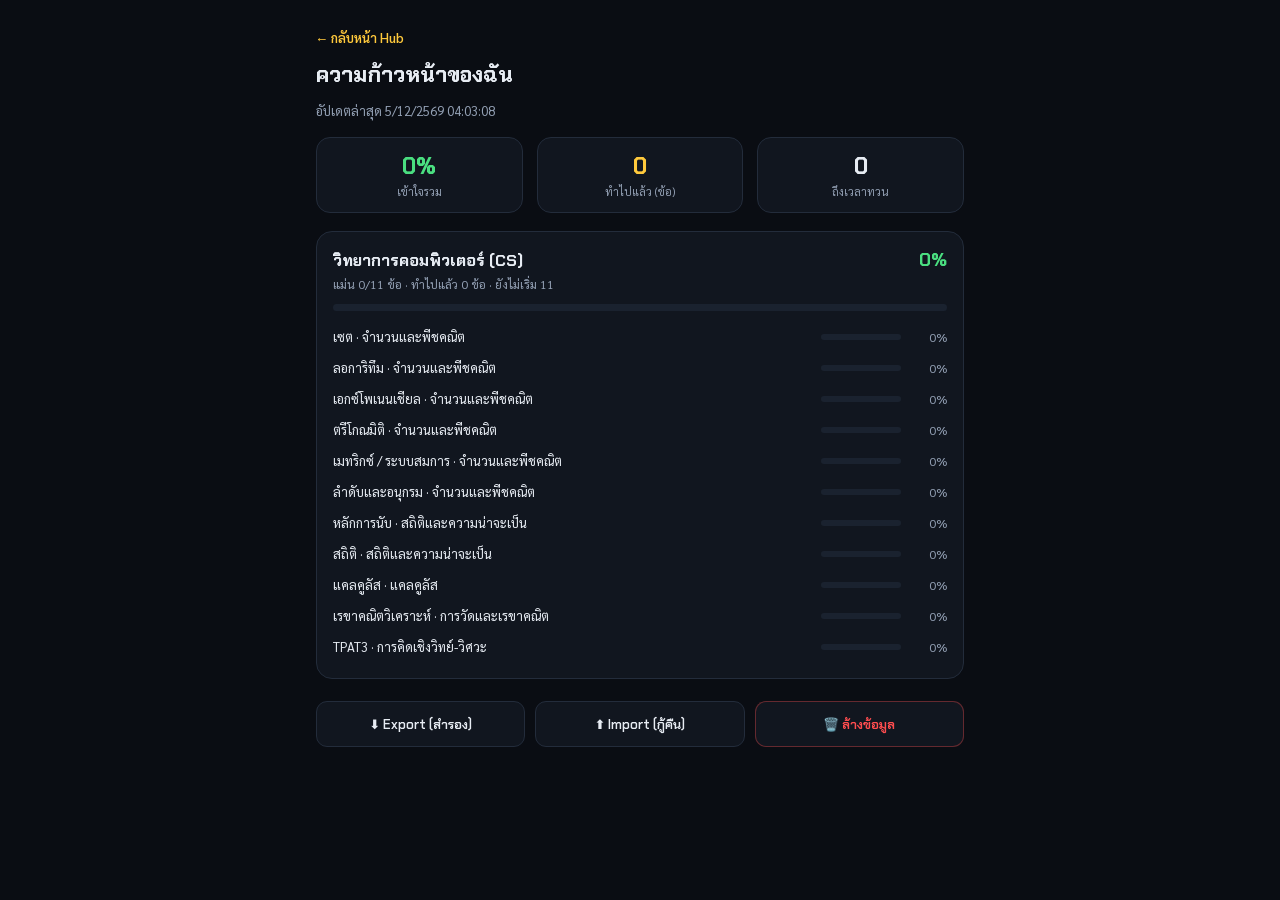
<file: dashboard.html>
<!DOCTYPE html>
<html lang="th">
<head>
<meta charset="UTF-8">
<meta name="viewport" content="width=device-width, initial-scale=1, viewport-fit=cover">
<title>Dashboard · TCAS70</title>
<link rel="preconnect" href="https://fonts.googleapis.com">
<link rel="preconnect" href="https://fonts.gstatic.com" crossorigin>
<link href="https://fonts.googleapis.com/css2?family=Chakra+Petch:wght@400;500;600;700&family=Sarabun:wght@400;500;600;700&display=swap" rel="stylesheet">
<link rel="stylesheet" href="tracker.css">
<style>
  html,body{margin:0;background:var(--tc-ink);min-height:100%}
  *{box-sizing:border-box}
</style>
</head>
<body>
<div class="tcas-dash">
  <a class="tcas-back" href="index.html">← กลับหน้า Hub</a>
  <h1 class="tcas-h">ความก้าวหน้าของฉัน</h1>
  <p class="tcas-sub" id="updated">—</p>

  <div id="root"></div>

  <div class="tcas-tools">
    <button class="tcas-tool" id="btnExport">⬇️ Export (สำรอง)</button>
    <button class="tcas-tool" id="btnImport">⬆️ Import (กู้คืน)</button>
    <button class="tcas-tool danger" id="btnReset">🗑️ ล้างข้อมูล</button>
  </div>
  <input type="file" id="fileImport" accept="application/json,.json" hidden>
  <a id="dlAnchor" hidden></a>
</div>

<script defer src="tracker.js"></script>
<script>
window.addEventListener('DOMContentLoaded', function () {
  var T = window.TCAS;
  var root = document.getElementById('root');

  function esc(s){ return String(s == null ? '' : s).replace(/[&<>"]/g, function(c){
    return ({'&':'&amp;','<':'&lt;','>':'&gt;','"':'&quot;'})[c]; }); }

  function relTime(ts){
    if(!ts) return '—';
    var d = Math.floor((Date.now()-ts)/86400000);
    if(d<=0) return 'วันนี้';
    if(d===1) return 'เมื่อวาน';
    return d + ' วันก่อน';
  }

  function render(){
    var s = T.deriveStats();
    var up = s.updatedAt ? new Date(s.updatedAt) : null;
    document.getElementById('updated').textContent =
      'อัปเดตล่าสุด ' + (up ? up.toLocaleString('th-TH') : '—');

    if(!s.guides.length){
      root.innerHTML = '<div class="tcas-empty">ยังไม่มีข้อมูล<br>' +
        'เปิดหน้า guide สักวิชา (เช่น <b>CS / จิตวิทยา / นิติ</b>) แล้วลองกด ' +
        '<b>ดูเฉลย → ได้ / ไม่ได้</b> สักข้อ<br>แล้วกลับมาที่นี่ ระบบจะสรุปให้อัตโนมัติ</div>';
      return;
    }

    var html = '';

    // ---- สรุปรวม ----
    html += '<div class="tcas-sum">' +
      '<div class="tcas-sumcard"><div class="n green">'+s.totals.pct+'%</div><div class="l">เข้าใจรวม</div></div>' +
      '<div class="tcas-sumcard"><div class="n gold">'+s.totals.attempted+'</div><div class="l">ทำไปแล้ว (ข้อ)</div></div>' +
      '<div class="tcas-sumcard"><div class="n '+(s.dueCount?'red':'')+'">'+s.dueCount+'</div><div class="l">ถึงเวลาทวน</div></div>' +
      '</div>';

    // ---- คิวทวน (spaced repetition) ----
    if(s.dueCount){
      html += '<div class="tcas-card due"><div class="tcas-card-title">⏰ ถึงเวลาทวนแล้ว ('+s.dueCount+' ข้อ)</div>';
      s.dueQueue.slice(0,12).forEach(function(d){
        var tag = d.overdue>0 ? ('เลย '+d.overdue+' วัน') : 'วันนี้';
        html += '<div class="tcas-due-item">' +
          '<a href="'+esc(d.url)+'#problems"><span>'+esc(d.preview)+'…</span>' +
          '<span class="src">'+esc(d.guideTitle)+' · '+esc(d.topic)+'</span></a>' +
          '<span class="tag">'+tag+'</span></div>';
      });
      if(s.dueQueue.length>12) html += '<div class="tcas-meta" style="margin-top:10px">และอีก '+(s.dueQueue.length-12)+' ข้อ…</div>';
      html += '</div>';
    }

    // ---- รายวิชา + รายบท ----
    s.guides.forEach(function(g){
      html += '<div class="tcas-card">' +
        '<div class="tcas-card-h"><a href="'+esc(g.url)+'">'+esc(g.title)+'</a>' +
        '<span class="tcas-pct">'+g.pct+'%</span></div>' +
        '<div class="tcas-meta">แม่น '+g.mastered+'/'+g.total+' ข้อ · ทำไปแล้ว '+g.attempted+' ข้อ' +
        (g.total-g.attempted>0 ? ' · ยังไม่เริ่ม '+(g.total-g.attempted) : '') + '</div>' +
        '<div class="tcas-bar"><div class="tcas-fill" style="width:'+g.pct+'%"></div></div>';

      g.chapters.forEach(function(c){
        var flags = '';
        if(c.weak)  flags += '<span class="flag weak">พลาดบ่อย '+(c.acc!=null?c.acc+'%':'')+'</span>';
        if(c.stale) flags += '<span class="flag stale">ไม่ทวน '+c.staleDays+' วัน</span>';
        html += '<div class="tcas-chap">' +
          '<div class="tcas-chap-name">'+esc(c.topic)+flags+'</div>' +
          '<div class="tcas-chap-bar"><i style="width:'+c.pct+'%"></i></div>' +
          '<div class="tcas-chap-pct">'+c.pct+'%</div></div>';
      });
      html += '</div>';
    });

    root.innerHTML = html;
  }

  // ---- export / import / reset ----
  document.getElementById('btnExport').addEventListener('click', function(){
    var blob = new Blob([T.Store.exportJSON()], {type:'application/json'});
    var a = document.getElementById('dlAnchor');
    a.href = URL.createObjectURL(blob);
    a.download = 'tcas70-progress-' + new Date().toISOString().slice(0,10) + '.json';
    a.click();
    setTimeout(function(){ URL.revokeObjectURL(a.href); }, 1500);
  });
  document.getElementById('btnImport').addEventListener('click', function(){
    document.getElementById('fileImport').click();
  });
  document.getElementById('fileImport').addEventListener('change', function(e){
    var f = e.target.files[0]; if(!f) return;
    var r = new FileReader();
    r.onload = function(){
      try { T.Store.importJSON(r.result); render(); alert('กู้คืนข้อมูลสำเร็จ ✓'); }
      catch(err){ alert('ไฟล์ไม่ถูกต้อง: ' + err.message); }
    };
    r.readAsText(f);
    e.target.value = '';
  });
  document.getElementById('btnReset').addEventListener('click', function(){
    if(confirm('ล้างข้อมูลความก้าวหน้าทั้งหมด? (กู้คืนไม่ได้ถ้าไม่ได้ Export ไว้)')){
      T.Store.reset(); render();
    }
  });

  render();
});
</script>
</body>
</html>
</file>
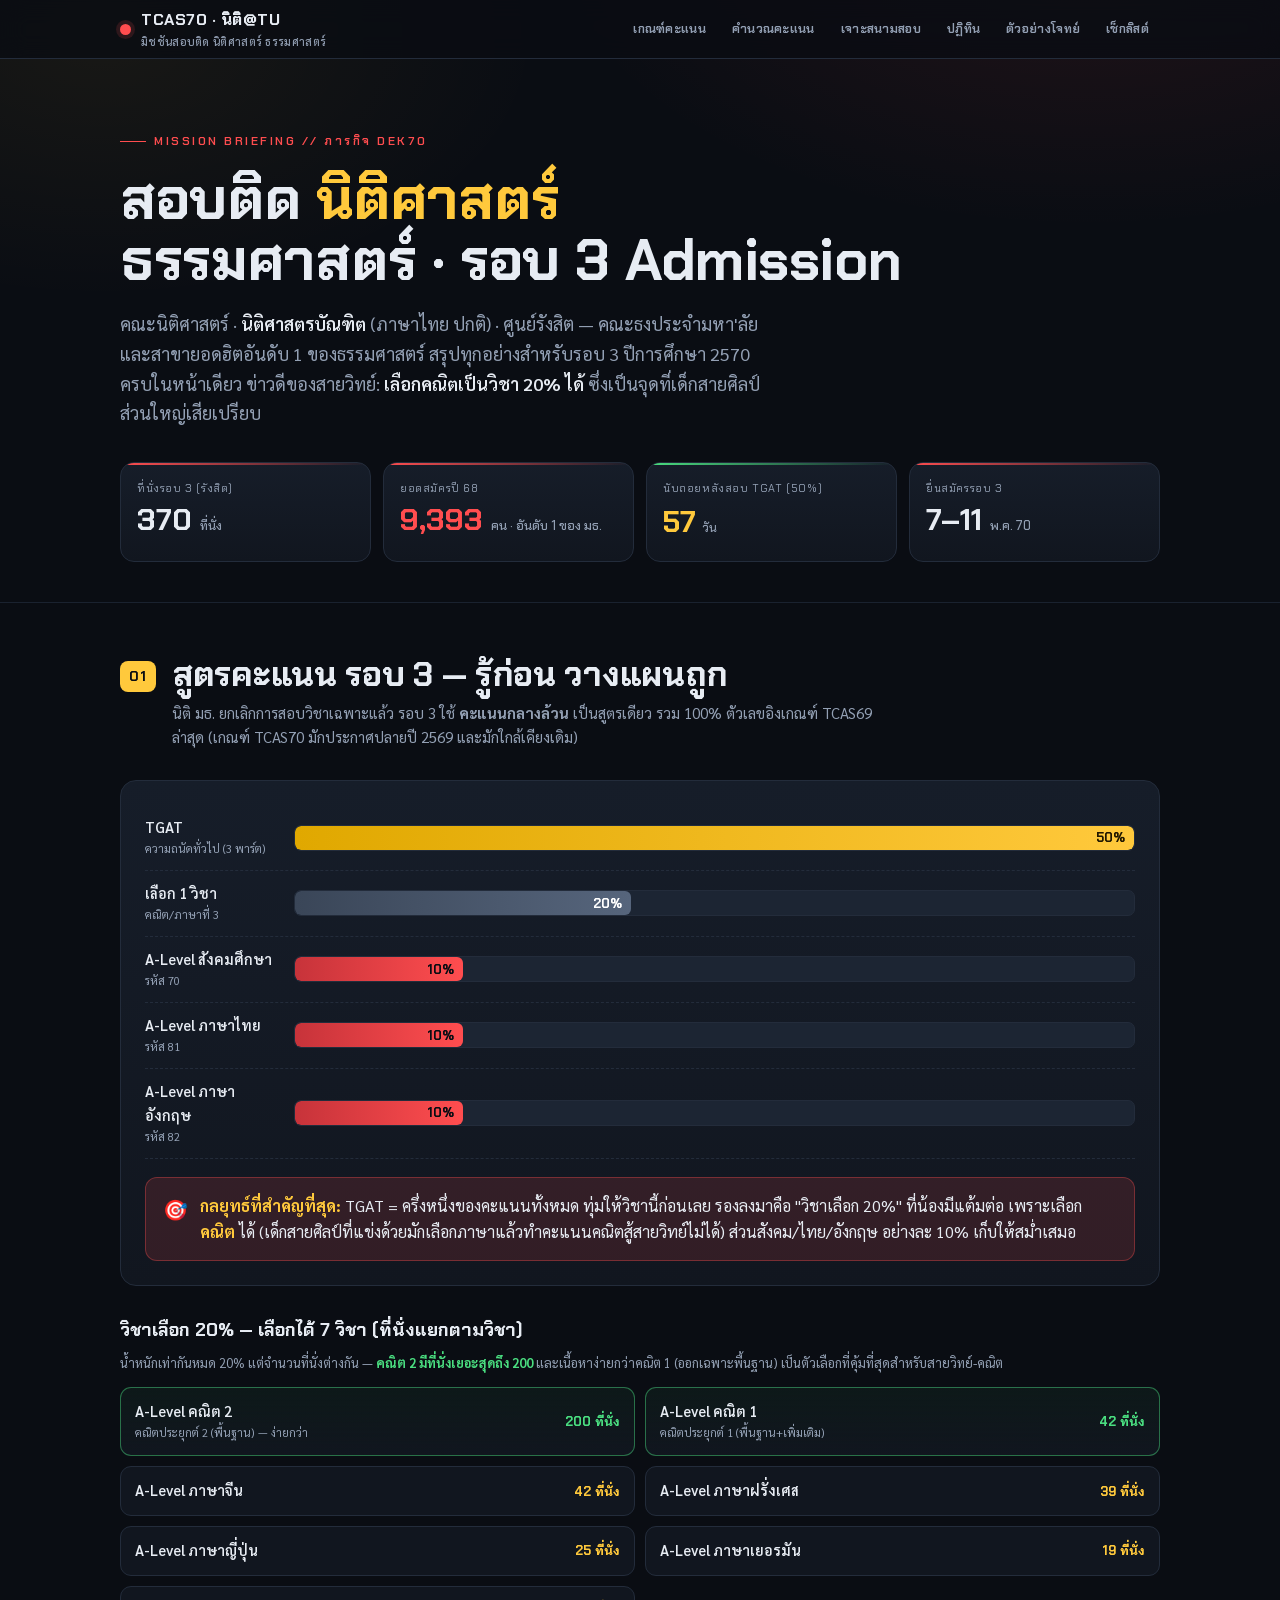
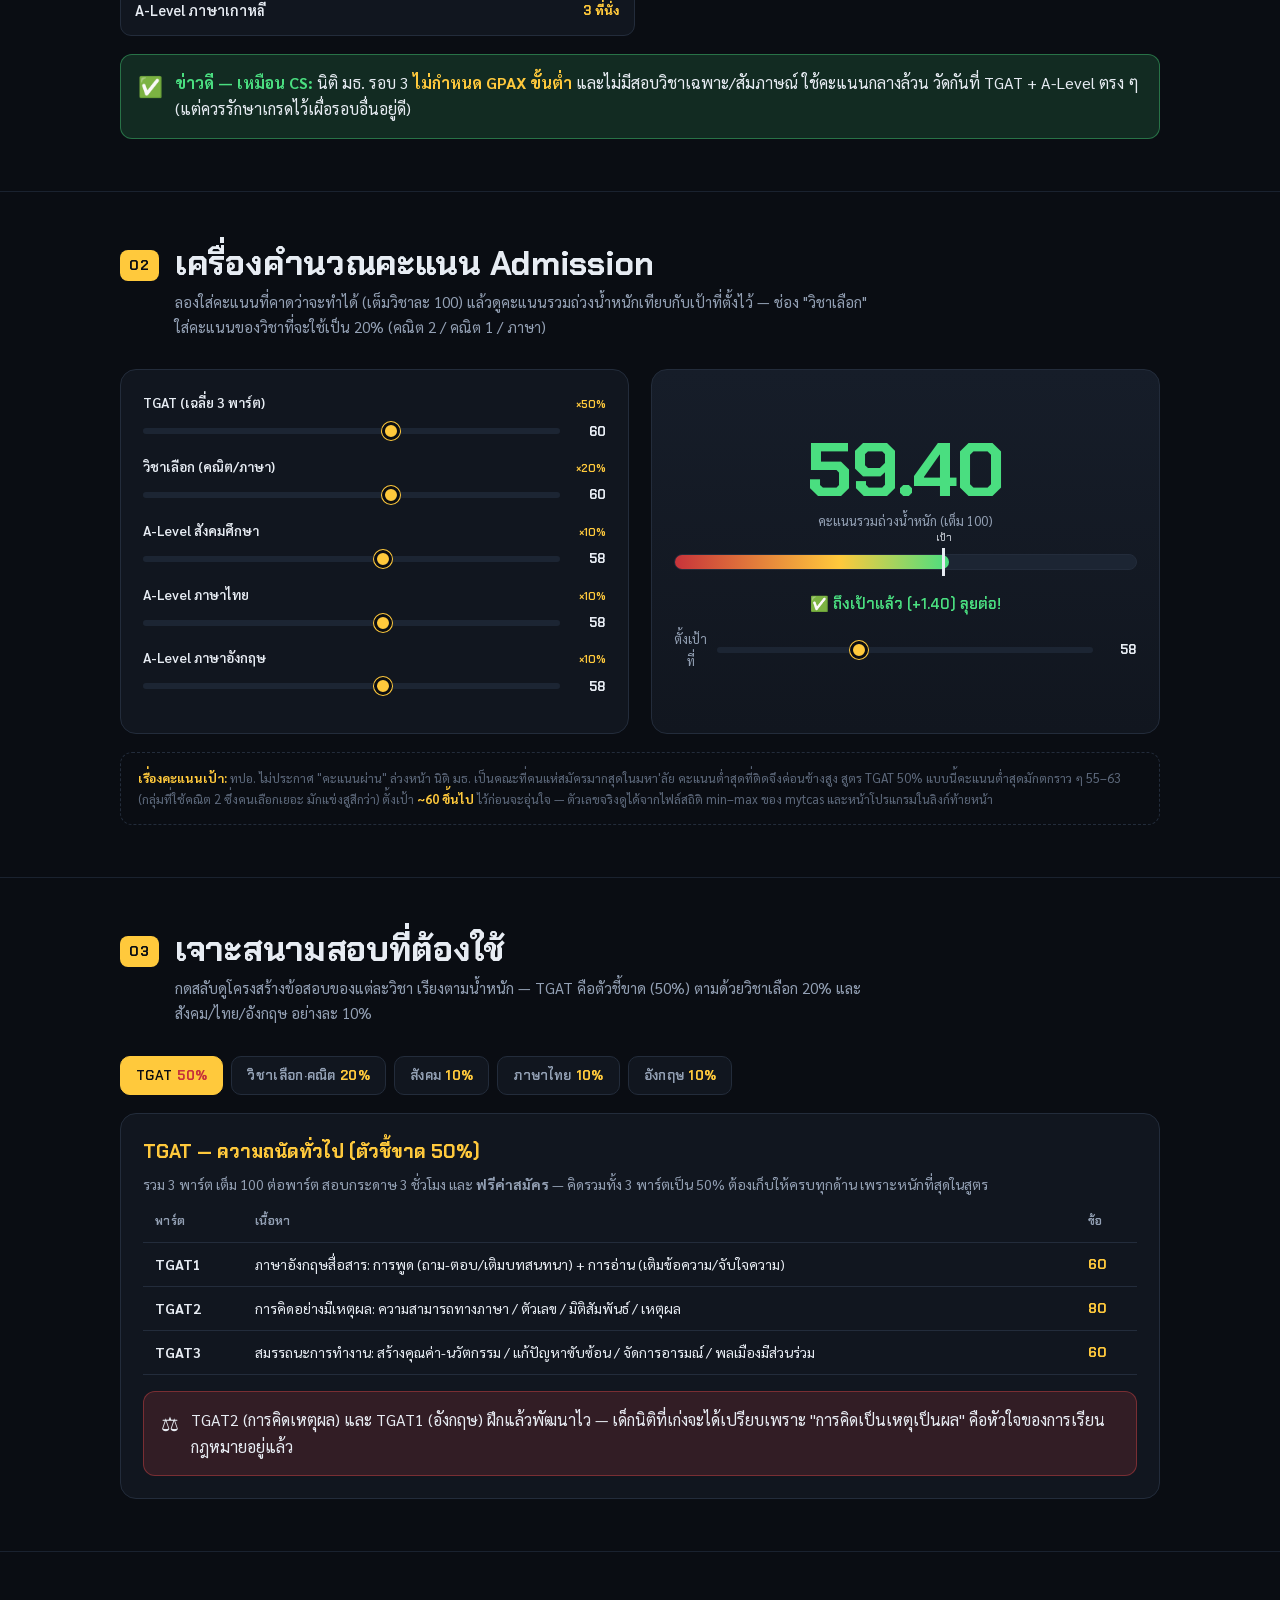
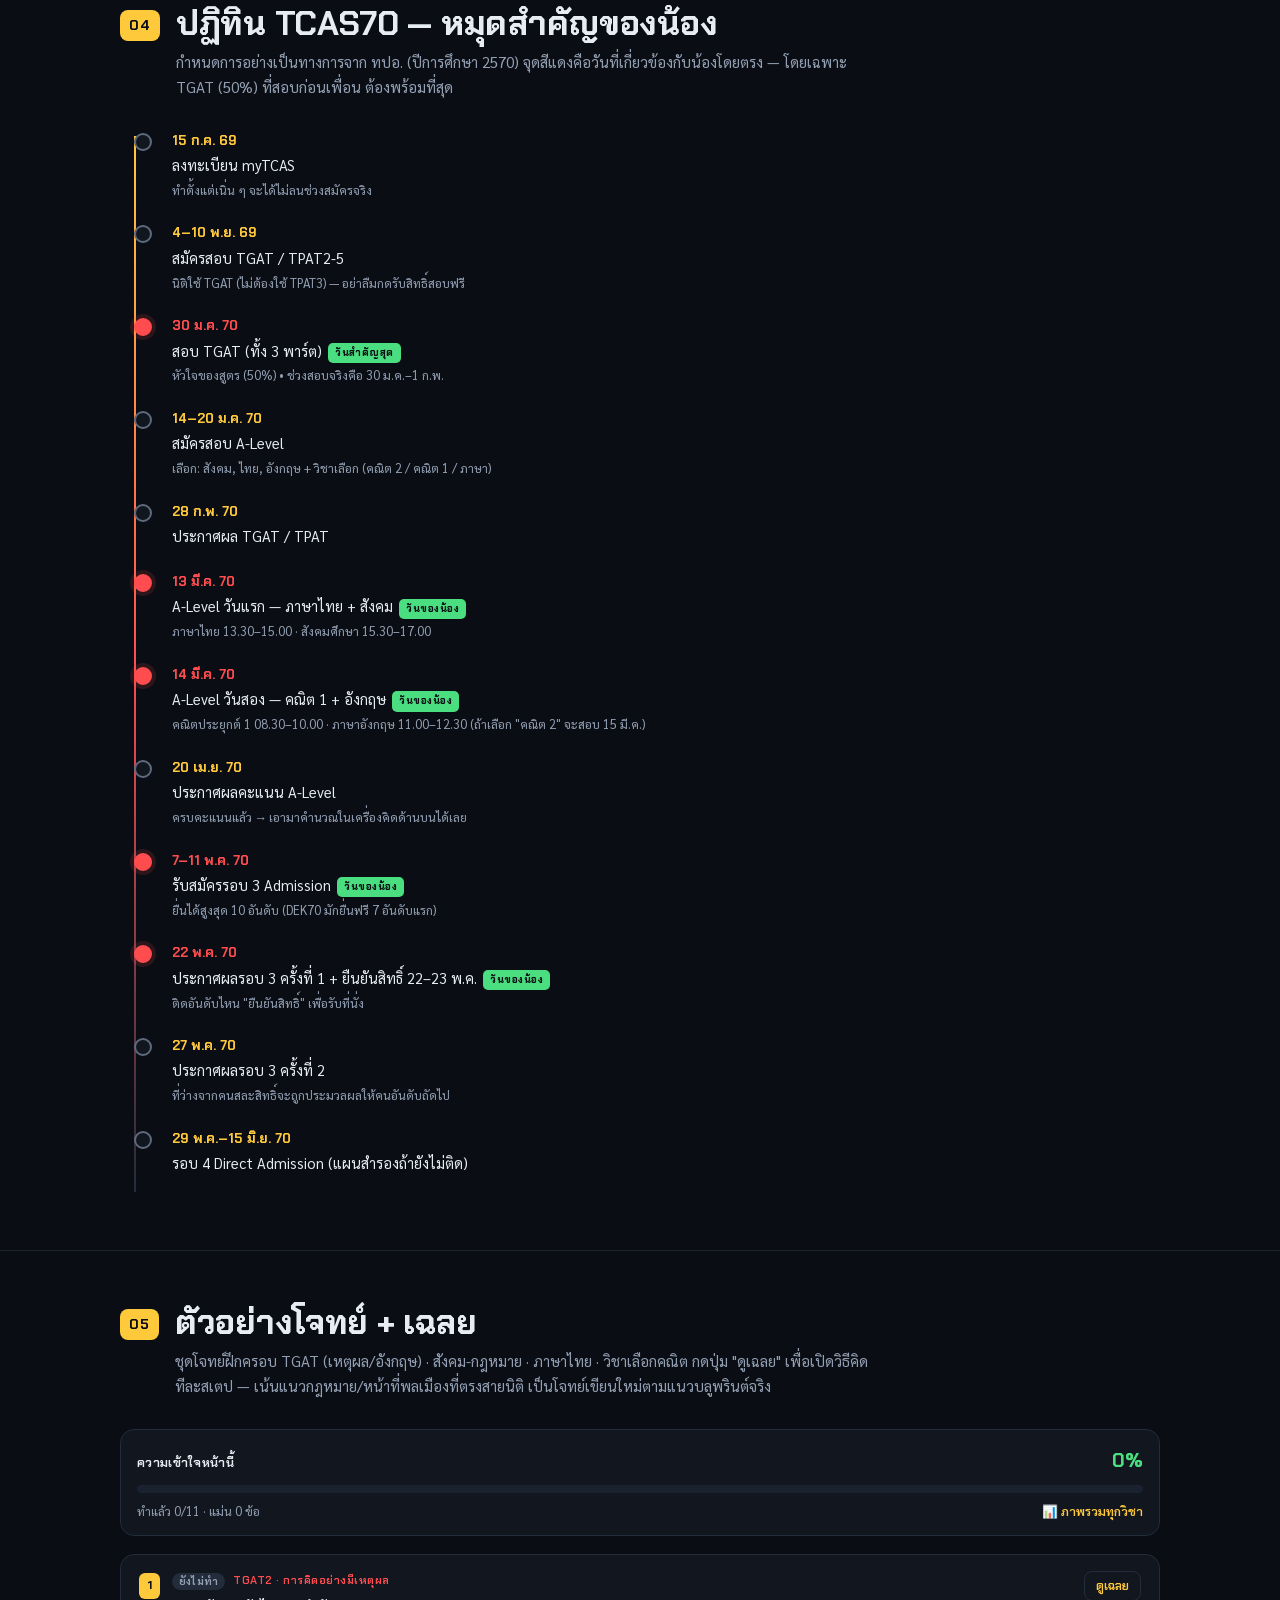
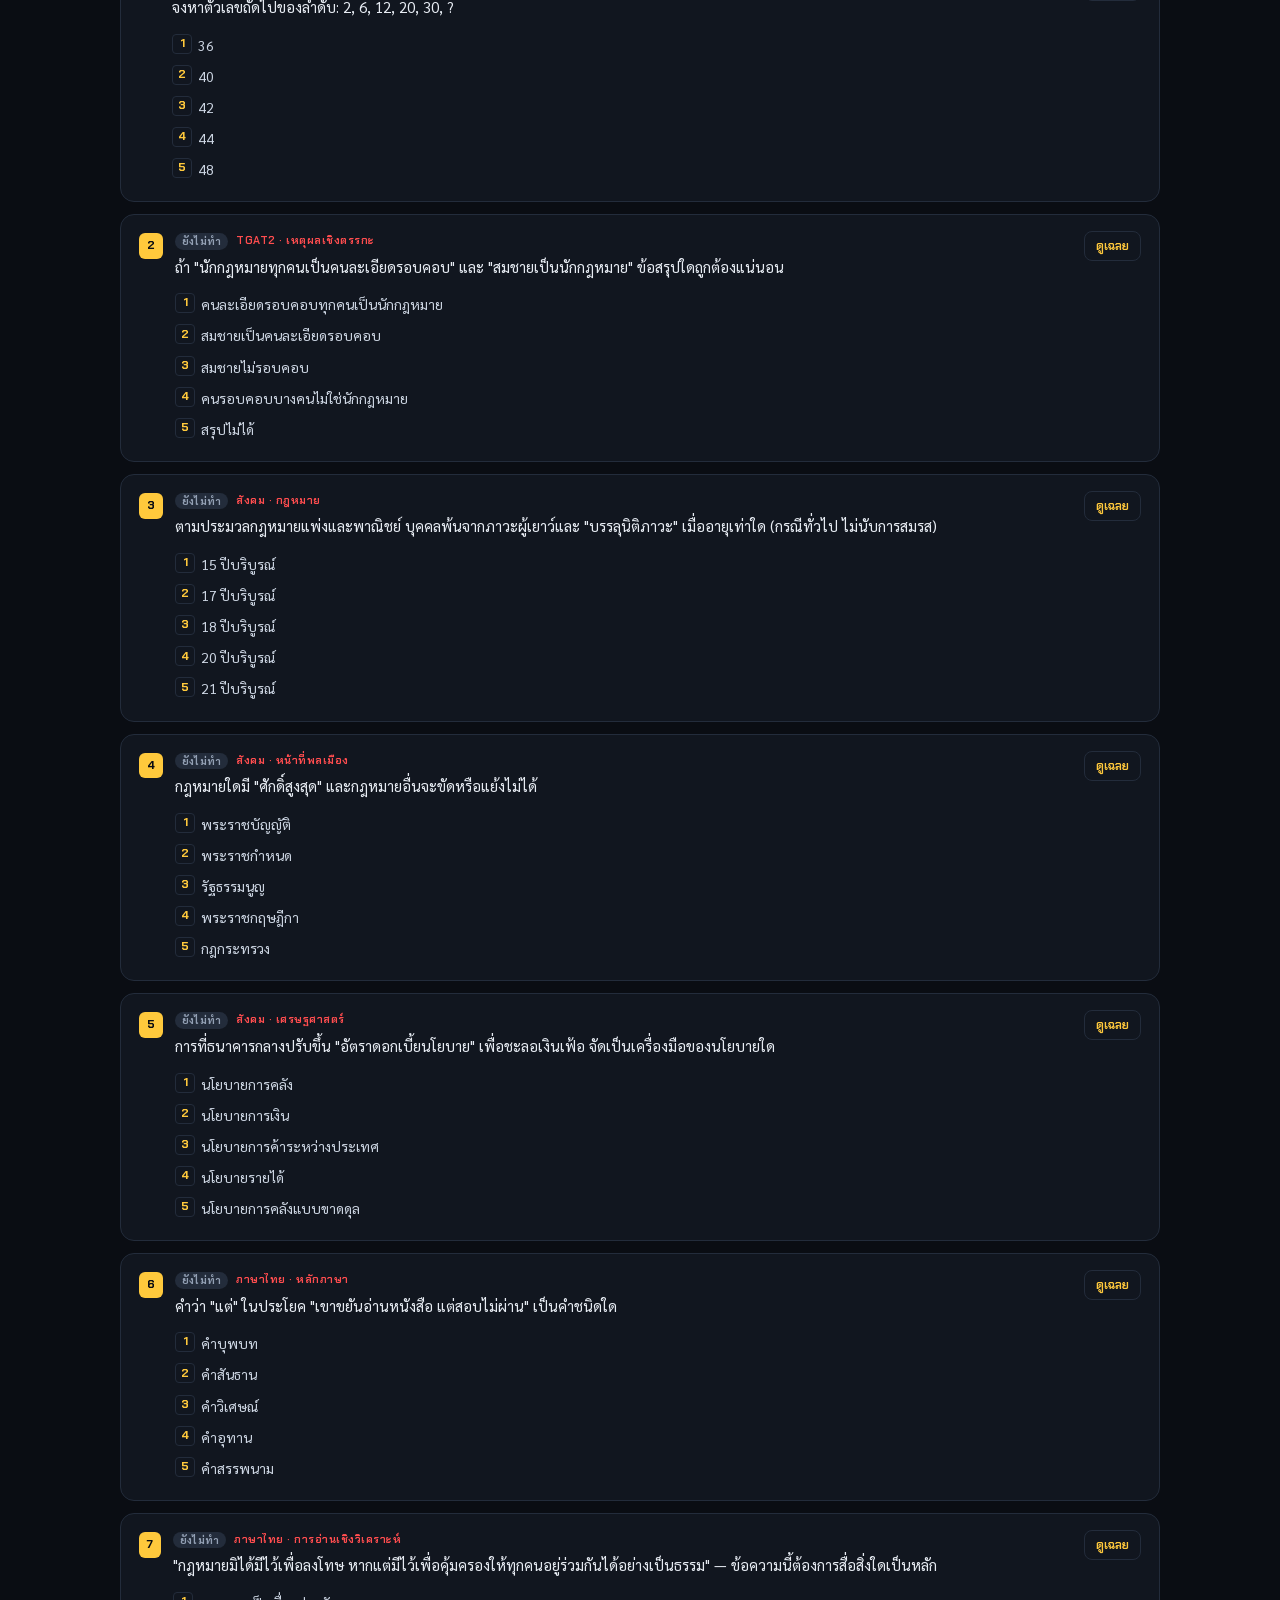
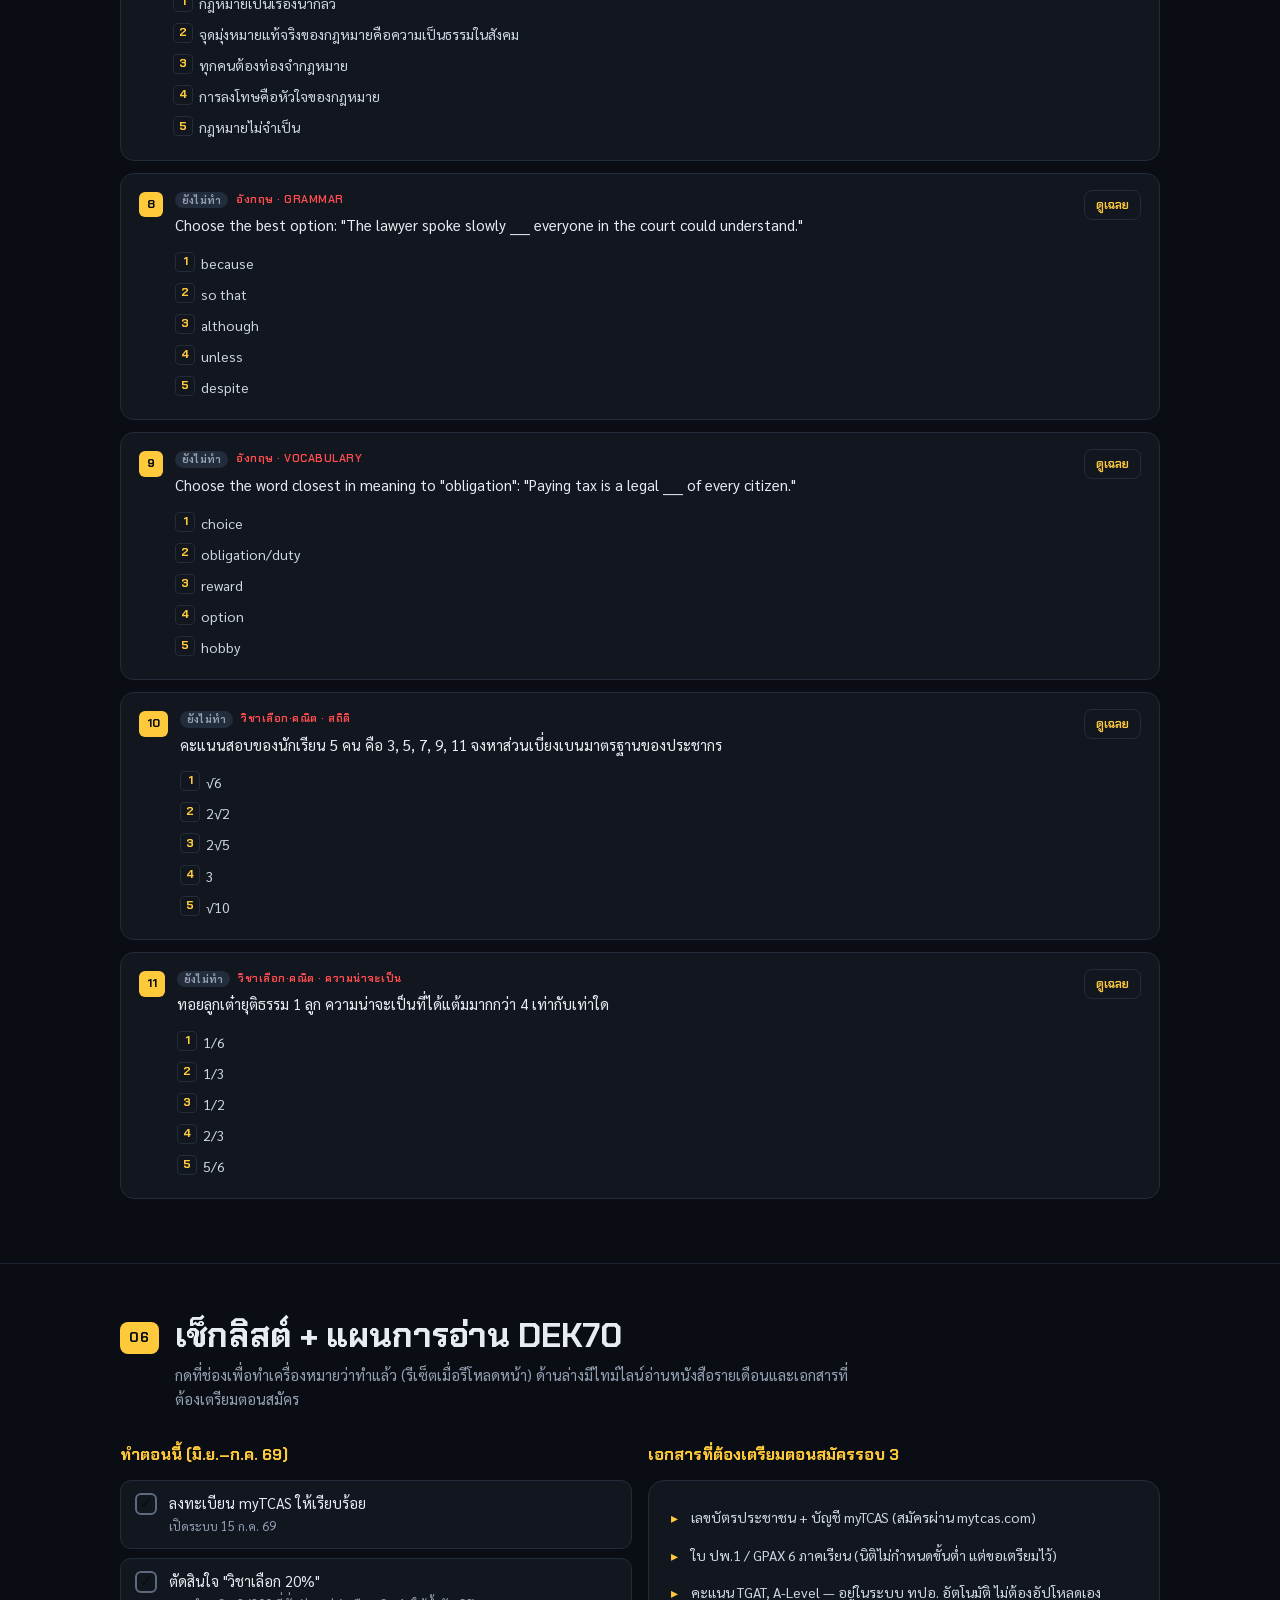
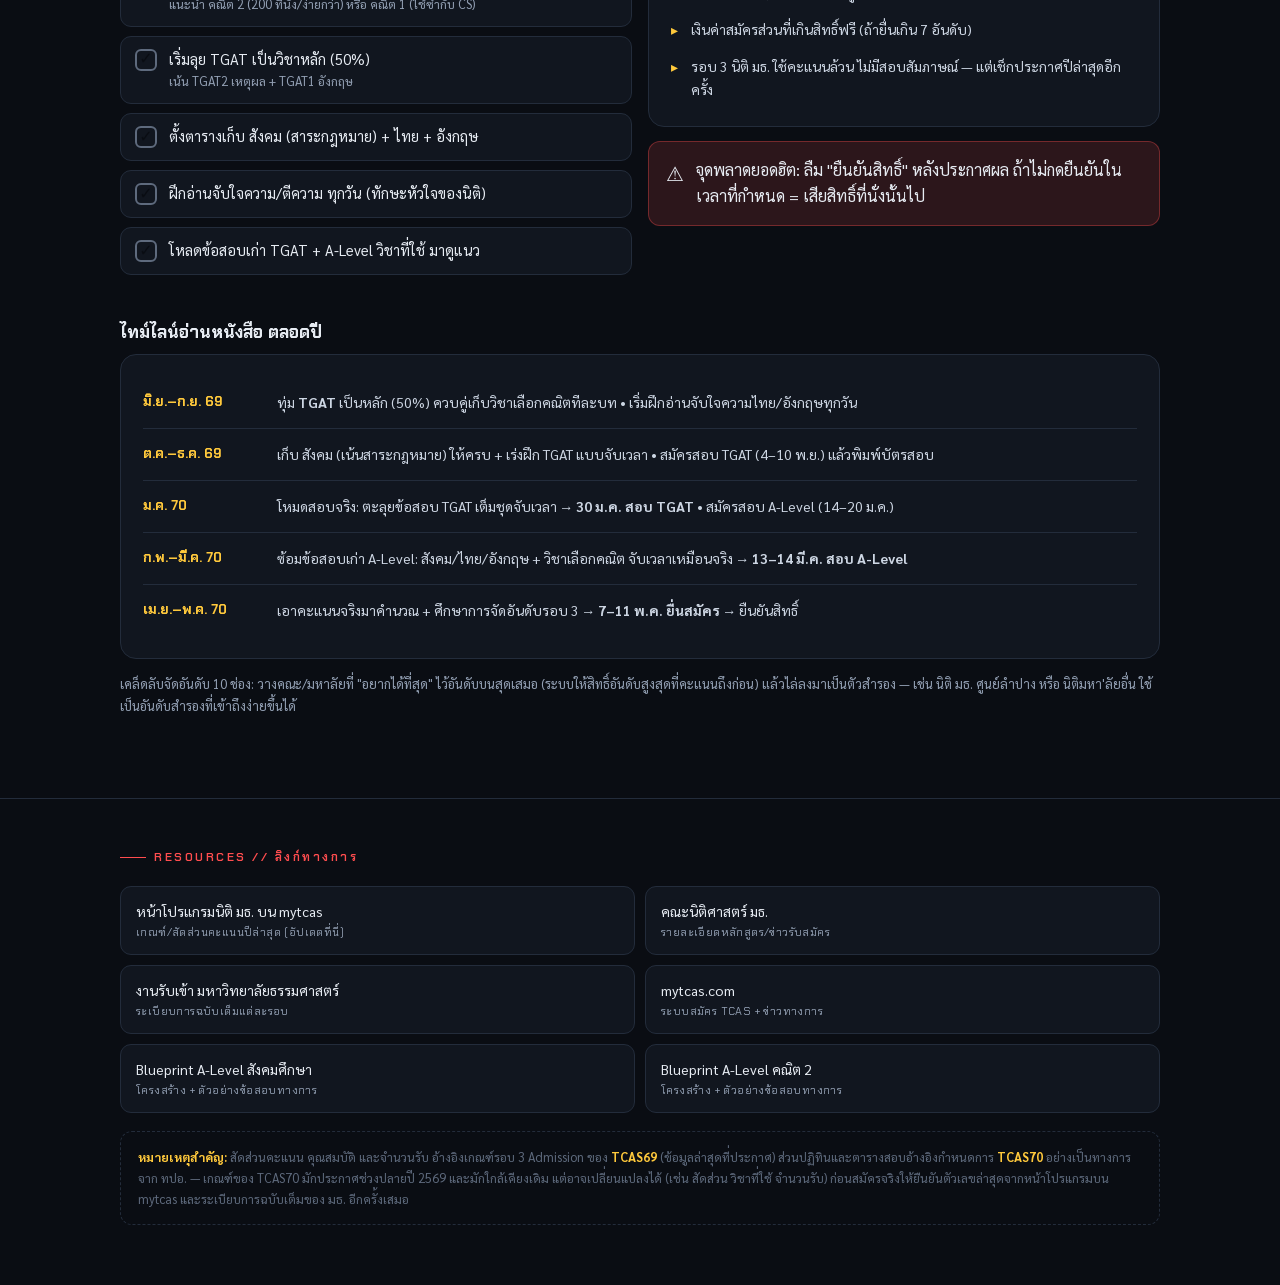
<file: law.html>
<!DOCTYPE html>
<html lang="th">
<head>
<meta charset="UTF-8">
<meta name="viewport" content="width=device-width, initial-scale=1.0, viewport-fit=cover">
<title>ภารกิจ TCAS70 · นิติศาสตร์ ธรรมศาสตร์ รอบ 3 Admission</title>
<link rel="preconnect" href="https://fonts.googleapis.com">
<link rel="preconnect" href="https://fonts.gstatic.com" crossorigin>
<link href="https://fonts.googleapis.com/css2?family=Chakra+Petch:wght@400;500;600;700&family=Sarabun:wght@400;500;600;700&display=swap" rel="stylesheet">
<style>
  :root{
    --ink:#0A0D13; --panel:#11161F; --panel-2:#161D29; --panel-3:#1C2533;
    --line:#232C3B; --line-soft:#1A222F;
    --red:#FF4D4F; --red-deep:#C7333A; --red-dim:rgba(255,77,79,.14);
    --gold:#FFC93C; --gold-soft:#F5D77E; --gold-dim:rgba(255,201,60,.12);
    --green:#4ADE80; --green-dim:rgba(74,222,128,.14);
    --text:#E7ECF3; --muted:#93A0B4; --muted-2:#62708400;
    --muted-line:#5E6A7D;
    --display:'Chakra Petch',system-ui,sans-serif;
    --body:'Sarabun',system-ui,sans-serif;
    --maxw:1080px;
  }
  *{box-sizing:border-box;margin:0;padding:0}
  html{scroll-behavior:smooth}
  body{
    background:var(--ink); color:var(--text); font-family:var(--body);
    line-height:1.65; -webkit-font-smoothing:antialiased; overflow-x:hidden;
    background-image:
      radial-gradient(900px 500px at 85% -8%, rgba(255,77,79,.10), transparent 60%),
      radial-gradient(800px 480px at 8% 4%, rgba(255,201,60,.06), transparent 55%);
    background-attachment:fixed;
  }
  .wrap{max-width:var(--maxw);margin:0 auto;padding:0 20px}
  h1,h2,h3,h4,.dsp{font-family:var(--display)}
  a{color:var(--gold);text-decoration:none}
  a:hover{text-decoration:underline}

  /* ---------- HUD NAV ---------- */
  header.hud{
    position:sticky;top:0;z-index:50;
    background:rgba(10,13,19,.82);backdrop-filter:blur(12px);
    border-bottom:1px solid var(--line);
  }
  .hud-row{display:flex;align-items:center;gap:14px;height:58px}
  .brand{display:flex;align-items:center;gap:10px;font-family:var(--display);font-weight:700;letter-spacing:.5px}
  .brand .dot{width:11px;height:11px;border-radius:50%;background:var(--red);box-shadow:0 0 0 4px var(--red-dim);animation:pulse 2.4s infinite}
  @keyframes pulse{0%,100%{box-shadow:0 0 0 4px var(--red-dim)}50%{box-shadow:0 0 0 8px transparent}}
  .brand small{display:block;font-family:var(--body);font-weight:500;color:var(--muted);font-size:11px;letter-spacing:.3px}
  nav.hud-nav{margin-left:auto;display:flex;gap:4px;overflow-x:auto;scrollbar-width:none}
  nav.hud-nav::-webkit-scrollbar{display:none}
  nav.hud-nav a{
    color:var(--muted);font-family:var(--display);font-size:12.5px;font-weight:600;
    padding:7px 11px;border-radius:8px;white-space:nowrap;letter-spacing:.3px;
  }
  nav.hud-nav a:hover{color:var(--text);background:var(--panel-2);text-decoration:none}

  /* ---------- HERO ---------- */
  .hero{padding:64px 0 40px;position:relative}
  .eyebrow{display:inline-flex;align-items:center;gap:8px;font-family:var(--display);font-size:12px;font-weight:600;letter-spacing:2.5px;color:var(--red);text-transform:uppercase}
  .eyebrow::before{content:"";width:26px;height:1px;background:var(--red)}
  .hero h1{font-size:clamp(30px,6.4vw,58px);font-weight:700;line-height:1.05;margin:18px 0 0;letter-spacing:-.5px}
  .hero h1 .hl{color:var(--gold)}
  .hero .lede{color:var(--muted);font-size:clamp(15px,2.4vw,18px);max-width:640px;margin-top:18px}
  .hero .lede b{color:var(--text);font-weight:600}

  .statbar{display:grid;grid-template-columns:repeat(4,1fr);gap:12px;margin-top:34px}
  .stat{background:linear-gradient(180deg,var(--panel-2),var(--panel));border:1px solid var(--line);border-radius:14px;padding:16px 16px 14px;position:relative;overflow:hidden}
  .stat::after{content:"";position:absolute;inset:0 0 auto 0;height:2px;background:linear-gradient(90deg,var(--red),transparent)}
  .stat .k{font-family:var(--display);font-size:11px;letter-spacing:.6px;color:var(--muted);text-transform:uppercase}
  .stat .v{font-family:var(--display);font-weight:700;font-size:clamp(20px,3.4vw,30px);line-height:1.1;margin-top:6px}
  .stat .v small{font-size:13px;color:var(--muted);font-weight:500}
  .stat.gold .v{color:var(--gold)} .stat.gold::after{background:linear-gradient(90deg,var(--gold),transparent)}
  .stat.red .v{color:var(--red)} .stat.red::after{background:linear-gradient(90deg,var(--red),transparent)}
  .stat.green .v{color:var(--green)} .stat.green::after{background:linear-gradient(90deg,var(--green),transparent)}
  .cd{display:flex;gap:6px;align-items:baseline;font-family:var(--display);font-weight:700;font-size:clamp(20px,3.4vw,30px);color:var(--gold)}
  .cd small{font-size:12px;color:var(--muted);font-weight:500}

  /* ---------- SECTIONS ---------- */
  section.mod{padding:52px 0;border-top:1px solid var(--line-soft)}
  .mod-head{display:flex;align-items:flex-start;gap:16px;margin-bottom:30px}
  .mod-no{font-family:var(--display);font-weight:700;font-size:14px;color:var(--ink);background:var(--gold);border-radius:8px;padding:4px 9px;letter-spacing:1px;flex:none;margin-top:6px}
  .mod-head h2{font-size:clamp(22px,4.2vw,34px);font-weight:700;line-height:1.12;letter-spacing:-.3px}
  .mod-head p{color:var(--muted);margin-top:8px;font-size:15px;max-width:700px}

  /* cards */
  .card{background:var(--panel);border:1px solid var(--line);border-radius:16px;padding:22px}
  .grid2{display:grid;grid-template-columns:1fr 1fr;gap:16px}
  .grid3{display:grid;grid-template-columns:repeat(3,1fr);gap:16px}

  /* weight bars */
  .formula{background:linear-gradient(180deg,var(--panel-2),var(--panel));border:1px solid var(--line);border-radius:16px;padding:24px}
  .wrow{display:flex;align-items:center;gap:14px;padding:11px 0;border-bottom:1px dashed var(--line)}
  .wrow:last-child{border-bottom:0}
  .wlabel{flex:none;width:135px}
  .wlabel .t{font-weight:600;font-size:14.5px}
  .wlabel .s{font-size:11.5px;color:var(--muted)}
  .wtrack{flex:1;height:26px;background:var(--panel-3);border-radius:7px;overflow:hidden;position:relative;border:1px solid var(--line)}
  .wfill{height:100%;border-radius:6px;display:flex;align-items:center;justify-content:flex-end;padding-right:9px;font-family:var(--display);font-weight:700;font-size:13px;color:var(--ink);min-width:34px;transition:width .9s cubic-bezier(.2,.8,.2,1)}
  .wfill.red{background:linear-gradient(90deg,var(--red-deep),var(--red))}
  .wfill.gold{background:linear-gradient(90deg,#E0A800,var(--gold));color:#211800}
  .wfill.green{background:linear-gradient(90deg,#2e9e57,var(--green));color:#06270f}
  .wfill.dim{background:linear-gradient(90deg,#3A4658,#56657c);color:#fff}
  .pin-insight{margin-top:18px;background:var(--red-dim);border:1px solid rgba(255,77,79,.35);border-radius:12px;padding:15px 17px;display:flex;gap:12px;align-items:flex-start}
  .pin-insight .ic{flex:none;font-size:20px}
  .pin-insight b{color:var(--gold)}

  /* elective options */
  .opt-grid{display:grid;grid-template-columns:repeat(2,1fr);gap:10px;margin-top:6px}
  .opt{display:flex;align-items:center;gap:11px;background:var(--panel);border:1px solid var(--line);border-radius:11px;padding:12px 14px}
  .opt.best{border-color:rgba(74,222,128,.45);background:linear-gradient(180deg,rgba(74,222,128,.06),var(--panel))}
  .opt .nm{font-weight:600;font-size:14.5px}
  .opt .nm small{display:block;color:var(--muted);font-size:11.5px;font-weight:400}
  .opt .seat{margin-left:auto;font-family:var(--display);font-weight:700;font-size:13px;color:var(--gold);white-space:nowrap}
  .opt.best .seat{color:var(--green)}

  /* calculator */
  .calc{display:grid;grid-template-columns:1fr 1fr;gap:22px}
  .calc .inputs .field{margin-bottom:14px}
  .calc label{display:flex;justify-content:space-between;align-items:baseline;font-size:13.5px;font-weight:600;margin-bottom:6px}
  .calc label .w{font-family:var(--display);font-size:11px;color:var(--gold);font-weight:600}
  .calc input[type=range]{-webkit-appearance:none;width:100%;height:6px;border-radius:6px;background:var(--panel-3);outline:none}
  .calc input[type=range]::-webkit-slider-thumb{-webkit-appearance:none;width:18px;height:18px;border-radius:50%;background:var(--gold);border:3px solid var(--ink);cursor:pointer;box-shadow:0 0 0 1px var(--gold)}
  .calc input[type=range]::-moz-range-thumb{width:18px;height:18px;border-radius:50%;background:var(--gold);border:3px solid var(--ink);cursor:pointer}
  .calc .valnum{font-family:var(--display);font-weight:700;color:var(--text);min-width:34px;text-align:right;font-size:13px}
  .gauge{background:linear-gradient(180deg,var(--panel-2),var(--panel));border:1px solid var(--line);border-radius:16px;padding:22px;display:flex;flex-direction:column;justify-content:center;text-align:center}
  .gauge .score{font-family:var(--display);font-weight:700;font-size:clamp(46px,9vw,76px);line-height:1;letter-spacing:-1px}
  .gauge .score.s-low{color:var(--red)} .gauge .score.s-mid{color:var(--gold)} .gauge .score.s-hi{color:var(--green)}
  .gauge .of{color:var(--muted);font-size:13px;margin-top:2px}
  .bar-target{margin:22px 0 8px;height:16px;border-radius:9px;background:var(--panel-3);position:relative;border:1px solid var(--line);overflow:visible}
  .bar-target .fill{height:100%;border-radius:8px;background:linear-gradient(90deg,var(--red-deep),var(--gold) 60%,var(--green));transition:width .4s ease}
  .bar-target .tmark{position:absolute;top:-7px;bottom:-7px;width:3px;background:var(--text);transition:left .3s ease}
  .bar-target .tmark::after{content:"เป้า";position:absolute;top:-18px;left:50%;transform:translateX(-50%);font-family:var(--display);font-size:10px;color:var(--text);white-space:nowrap}
  .verdict{font-family:var(--display);font-weight:600;font-size:15px;margin-top:14px}
  .target-set{display:flex;align-items:center;gap:10px;justify-content:center;margin-top:12px;font-size:13px;color:var(--muted)}
  .target-set input{width:120px}

  /* exam tabs */
  .tabs{display:flex;gap:8px;flex-wrap:wrap;margin-bottom:18px}
  .tab{font-family:var(--display);font-weight:600;font-size:13.5px;letter-spacing:.3px;padding:10px 15px;border-radius:10px;border:1px solid var(--line);background:var(--panel);color:var(--muted);cursor:pointer;transition:.15s}
  .tab .pct{color:var(--gold);font-weight:700}
  .tab.active{background:var(--gold);color:var(--ink);border-color:var(--gold)}
  .tab.active .pct{color:var(--red-deep)}
  .tabpanel{display:none;animation:fade .35s ease}
  .tabpanel.active{display:block}
  @keyframes fade{from{opacity:0;transform:translateY(6px)}to{opacity:1;transform:none}}

  table.spec{width:100%;border-collapse:collapse;font-size:14px;margin-top:6px}
  table.spec th,table.spec td{text-align:left;padding:10px 12px;border-bottom:1px solid var(--line)}
  table.spec th{font-family:var(--display);font-size:12px;letter-spacing:.4px;color:var(--muted);text-transform:uppercase;font-weight:600}
  table.spec td.num{font-family:var(--display);font-weight:700;color:var(--gold);white-space:nowrap}
  .chip{display:inline-block;font-size:12px;background:var(--panel-3);border:1px solid var(--line);border-radius:20px;padding:3px 11px;margin:3px 4px 3px 0;color:#cdd6e3}
  .chip.hot{border-color:var(--red);color:#ffb4b5;background:var(--red-dim)}
  .legend{font-size:12px;color:var(--muted);margin-top:8px}
  .legend .sw{display:inline-block;width:10px;height:10px;border-radius:3px;vertical-align:middle;margin:0 4px 0 10px}

  /* timeline */
  .tl{position:relative;margin-top:6px;padding-left:8px}
  .tl::before{content:"";position:absolute;left:14px;top:6px;bottom:6px;width:2px;background:linear-gradient(180deg,var(--gold),var(--red),var(--line))}
  .tli{position:relative;padding:0 0 22px 44px}
  .tli .dot{position:absolute;left:6px;top:3px;width:18px;height:18px;border-radius:50%;background:var(--panel);border:2px solid var(--muted-line)}
  .tli.key .dot{background:var(--red);border-color:var(--red);box-shadow:0 0 0 4px var(--red-dim)}
  .tli .date{font-family:var(--display);font-weight:700;font-size:13.5px;color:var(--gold)}
  .tli.key .date{color:var(--red)}
  .tli .ev{font-size:14.5px;margin-top:2px}
  .tli .ev .me{display:inline-block;font-family:var(--display);font-size:10px;font-weight:700;letter-spacing:.5px;color:var(--ink);background:var(--green);border-radius:5px;padding:2px 7px;margin-left:6px;vertical-align:middle}
  .tli .sub{font-size:12.5px;color:var(--muted);margin-top:2px}

  /* problems */
  .q{background:var(--panel);border:1px solid var(--line);border-radius:14px;margin-bottom:12px;overflow:hidden}
  .q-top{display:flex;gap:12px;align-items:flex-start;padding:16px 18px;cursor:pointer}
  .q-no{font-family:var(--display);font-weight:700;font-size:12px;color:var(--ink);background:var(--gold);border-radius:6px;padding:3px 8px;flex:none;margin-top:2px}
  .q-body{flex:1}
  .q-topic{font-family:var(--display);font-size:11px;letter-spacing:.5px;color:var(--red);text-transform:uppercase;font-weight:600}
  .q-text{font-size:15px;margin-top:5px;color:var(--text)}
  .q-text .math{font-family:var(--display);font-weight:500}
  .q-choices{list-style:none;margin-top:10px;font-size:14px}
  .q-choices li{padding:4px 0 4px 26px;position:relative;color:#cdd6e3}
  .q-choices li::before{content:attr(data-c);position:absolute;left:0;top:4px;font-family:var(--display);font-weight:700;color:var(--gold);font-size:12px;border:1px solid var(--line);border-radius:4px;width:18px;height:18px;display:flex;align-items:center;justify-content:center}
  .q-toggle{flex:none;font-family:var(--display);font-size:12px;font-weight:600;color:var(--gold);border:1px solid var(--line);border-radius:8px;padding:6px 11px;background:transparent;cursor:pointer;white-space:nowrap}
  .q-sol{display:none;padding:0 18px 18px 18px}
  .q-sol.open{display:block}
  .q-sol .ans{background:var(--green-dim);border:1px solid rgba(74,222,128,.4);border-radius:10px;padding:13px 15px;font-size:14.5px}
  .q-sol .ans b{color:var(--green)}
  .q-sol .work{font-size:14px;color:#cdd6e3;margin-top:10px}
  .q-sol .work .step{padding:4px 0;border-bottom:1px dashed var(--line-soft)}
  .q-sol .work .math{font-family:var(--display);color:var(--text)}

  /* checklist */
  .ck{list-style:none}
  .ck li{display:flex;gap:12px;align-items:flex-start;padding:11px 14px;border:1px solid var(--line);border-radius:11px;margin-bottom:9px;background:var(--panel);cursor:pointer;transition:.15s}
  .ck li:hover{border-color:var(--muted-line)}
  .ck .box{flex:none;width:22px;height:22px;border-radius:6px;border:2px solid var(--muted-line);margin-top:1px;display:flex;align-items:center;justify-content:center;font-family:var(--display);font-weight:700;color:var(--ink);transition:.15s}
  .ck li.done .box{background:var(--green);border-color:var(--green)}
  .ck li.done .txt{color:var(--muted);text-decoration:line-through}
  .ck .txt{font-size:14.5px}
  .ck .txt small{display:block;color:var(--muted);font-size:12.5px;text-decoration:none}

  .plan-row{display:flex;gap:14px;padding:14px 0;border-bottom:1px solid var(--line)}
  .plan-row:last-child{border-bottom:0}
  .plan-when{flex:none;width:120px;font-family:var(--display);font-weight:700;font-size:13.5px;color:var(--gold)}
  .plan-what{font-size:14px;color:#cdd6e3}

  .docs li{font-size:14px;color:#cdd6e3;padding:7px 0 7px 24px;position:relative;list-style:none}
  .docs li::before{content:"▸";position:absolute;left:4px;color:var(--gold)}

  /* footer */
  footer{border-top:1px solid var(--line);padding:40px 0 60px;margin-top:30px}
  .links{display:grid;grid-template-columns:repeat(2,1fr);gap:10px;margin:18px 0}
  .links a{display:block;background:var(--panel);border:1px solid var(--line);border-radius:11px;padding:13px 15px;color:var(--text);font-size:14px;transition:.15s}
  .links a:hover{border-color:var(--gold);text-decoration:none;background:var(--panel-2)}
  .links a span{display:block;font-family:var(--display);font-size:11px;color:var(--muted);letter-spacing:.4px}
  .disclaimer{font-size:12.5px;color:var(--muted-line);border:1px dashed var(--line);border-radius:12px;padding:15px 17px;margin-top:6px}
  .disclaimer b{color:var(--gold)}

  .section-note{font-size:13px;color:var(--muted);margin-top:14px}

  @media(max-width:780px){
    .statbar{grid-template-columns:1fr 1fr}
    .grid2,.grid3,.calc,.opt-grid{grid-template-columns:1fr}
    .wlabel{width:120px}
    .mod-head{gap:11px}
    .plan-when{width:92px}
    nav.hud-nav{display:none}
  }
</style>
</head>
<body data-guide-title="นิติศาสตร์">

<!-- ===== HUD NAV ===== -->
<header class="hud">
  <div class="wrap hud-row">
    <div class="brand"><span class="dot"></span>
      <div>TCAS70 · นิติ@TU<small>มิชชันสอบติด นิติศาสตร์ ธรรมศาสตร์</small></div>
    </div>
    <nav class="hud-nav">
      <a href="#formula">เกณฑ์คะแนน</a>
      <a href="#calc">คำนวณคะแนน</a>
      <a href="#exams">เจาะสนามสอบ</a>
      <a href="#timeline">ปฏิทิน</a>
      <a href="#problems">ตัวอย่างโจทย์</a>
      <a href="#prep">เช็กลิสต์</a>
    </nav>
  </div>
</header>

<!-- ===== HERO ===== -->
<div class="wrap">
  <section class="hero">
    <span class="eyebrow">Mission Briefing // ภารกิจ DEK70</span>
    <h1>สอบติด <span class="hl">นิติศาสตร์</span><br>ธรรมศาสตร์ · รอบ 3 Admission</h1>
    <p class="lede">คณะนิติศาสตร์ · <b>นิติศาสตรบัณฑิต</b> (ภาษาไทย ปกติ) · ศูนย์รังสิต — คณะธงประจำมหา'ลัยและสาขายอดฮิตอันดับ 1 ของธรรมศาสตร์ สรุปทุกอย่างสำหรับรอบ 3 ปีการศึกษา 2570 ครบในหน้าเดียว ข่าวดีของสายวิทย์: <b>เลือกคณิตเป็นวิชา 20% ได้</b> ซึ่งเป็นจุดที่เด็กสายศิลป์ส่วนใหญ่เสียเปรียบ</p>

    <div class="statbar">
      <div class="stat">
        <div class="k">ที่นั่งรอบ 3 (รังสิต)</div>
        <div class="v">370 <small>ที่นั่ง</small></div>
      </div>
      <div class="stat red">
        <div class="k">ยอดสมัครปี 68</div>
        <div class="v">9,393 <small>คน · อันดับ 1 ของ มธ.</small></div>
      </div>
      <div class="stat green">
        <div class="k">นับถอยหลังสอบ TGAT (50%)</div>
        <div class="cd" id="countdown"><span id="cd-days">—</span><small>วัน</small></div>
      </div>
      <div class="stat">
        <div class="k">ยื่นสมัครรอบ 3</div>
        <div class="v">7–11 <small>พ.ค. 70</small></div>
      </div>
    </div>
  </section>
</div>

<!-- ===== 01 FORMULA ===== -->
<section class="mod" id="formula">
  <div class="wrap">
    <div class="mod-head">
      <div class="mod-no">01</div>
      <div>
        <h2>สูตรคะแนน รอบ 3 — รู้ก่อน วางแผนถูก</h2>
        <p>นิติ มธ. ยกเลิกการสอบวิชาเฉพาะแล้ว รอบ 3 ใช้ <b>คะแนนกลางล้วน</b> เป็นสูตรเดียว รวม 100% ตัวเลขอิงเกณฑ์ TCAS69 ล่าสุด (เกณฑ์ TCAS70 มักประกาศปลายปี 2569 และมักใกล้เคียงเดิม)</p>
      </div>
    </div>

    <div class="formula">
      <div class="wrow">
        <div class="wlabel"><div class="t">TGAT</div><div class="s">ความถนัดทั่วไป (3 พาร์ต)</div></div>
        <div class="wtrack"><div class="wfill gold" style="width:100%">50%</div></div>
      </div>
      <div class="wrow">
        <div class="wlabel"><div class="t">เลือก 1 วิชา</div><div class="s">คณิต/ภาษาที่ 3</div></div>
        <div class="wtrack"><div class="wfill dim" style="width:40%">20%</div></div>
      </div>
      <div class="wrow">
        <div class="wlabel"><div class="t">A-Level สังคมศึกษา</div><div class="s">รหัส 70</div></div>
        <div class="wtrack"><div class="wfill red" style="width:20%">10%</div></div>
      </div>
      <div class="wrow">
        <div class="wlabel"><div class="t">A-Level ภาษาไทย</div><div class="s">รหัส 81</div></div>
        <div class="wtrack"><div class="wfill red" style="width:20%">10%</div></div>
      </div>
      <div class="wrow">
        <div class="wlabel"><div class="t">A-Level ภาษาอังกฤษ</div><div class="s">รหัส 82</div></div>
        <div class="wtrack"><div class="wfill red" style="width:20%">10%</div></div>
      </div>

      <div class="pin-insight">
        <div class="ic">🎯</div>
        <div><b>กลยุทธ์ที่สำคัญที่สุด:</b> TGAT = ครึ่งหนึ่งของคะแนนทั้งหมด ทุ่มให้วิชานี้ก่อนเลย รองลงมาคือ "วิชาเลือก 20%" ที่น้องมีแต้มต่อ เพราะเลือก <b>คณิต</b> ได้ (เด็กสายศิลป์ที่แข่งด้วยมักเลือกภาษาแล้วทำคะแนนคณิตสู้สายวิทย์ไม่ได้) ส่วนสังคม/ไทย/อังกฤษ อย่างละ 10% เก็บให้สม่ำเสมอ</div>
      </div>
    </div>

    <h3 style="margin:30px 0 6px;font-size:18px">วิชาเลือก 20% — เลือกได้ 7 วิชา (ที่นั่งแยกตามวิชา)</h3>
    <p class="section-note" style="margin-top:0;margin-bottom:14px">น้ำหนักเท่ากันหมด 20% แต่จำนวนที่นั่งต่างกัน — <b style="color:var(--green)">คณิต 2 มีที่นั่งเยอะสุดถึง 200</b> และเนื้อหาง่ายกว่าคณิต 1 (ออกเฉพาะพื้นฐาน) เป็นตัวเลือกที่คุ้มที่สุดสำหรับสายวิทย์-คณิต</p>
    <div class="opt-grid">
      <div class="opt best"><div class="nm">A-Level คณิต 2 <small>คณิตประยุกต์ 2 (พื้นฐาน) — ง่ายกว่า</small></div><div class="seat">200 ที่นั่ง</div></div>
      <div class="opt best"><div class="nm">A-Level คณิต 1 <small>คณิตประยุกต์ 1 (พื้นฐาน+เพิ่มเติม)</small></div><div class="seat">42 ที่นั่ง</div></div>
      <div class="opt"><div class="nm">A-Level ภาษาจีน</div><div class="seat">42 ที่นั่ง</div></div>
      <div class="opt"><div class="nm">A-Level ภาษาฝรั่งเศส</div><div class="seat">39 ที่นั่ง</div></div>
      <div class="opt"><div class="nm">A-Level ภาษาญี่ปุ่น</div><div class="seat">25 ที่นั่ง</div></div>
      <div class="opt"><div class="nm">A-Level ภาษาเยอรมัน</div><div class="seat">19 ที่นั่ง</div></div>
      <div class="opt"><div class="nm">A-Level ภาษาเกาหลี</div><div class="seat">3 ที่นั่ง</div></div>
    </div>

    <div class="pin-insight" style="margin-top:18px;background:var(--green-dim);border-color:rgba(74,222,128,.4)">
      <div class="ic">✅</div>
      <div style="color:#e7ecf3"><b style="color:var(--green)">ข่าวดี — เหมือน CS:</b> นิติ มธ. รอบ 3 <b>ไม่กำหนด GPAX ขั้นต่ำ</b> และไม่มีสอบวิชาเฉพาะ/สัมภาษณ์ ใช้คะแนนกลางล้วน วัดกันที่ TGAT + A-Level ตรง ๆ (แต่ควรรักษาเกรดไว้เผื่อรอบอื่นอยู่ดี)</div>
    </div>
  </div>
</section>

<!-- ===== 02 CALCULATOR ===== -->
<section class="mod" id="calc">
  <div class="wrap">
    <div class="mod-head">
      <div class="mod-no">02</div>
      <div>
        <h2>เครื่องคำนวณคะแนน Admission</h2>
        <p>ลองใส่คะแนนที่คาดว่าจะทำได้ (เต็มวิชาละ 100) แล้วดูคะแนนรวมถ่วงน้ำหนักเทียบกับเป้าที่ตั้งไว้ — ช่อง "วิชาเลือก" ใส่คะแนนของวิชาที่จะใช้เป็น 20% (คณิต 2 / คณิต 1 / ภาษา)</p>
      </div>
    </div>

    <div class="calc">
      <div class="inputs card">
        <div class="field">
          <label>TGAT (เฉลี่ย 3 พาร์ต) <span class="w">×50%</span></label>
          <div style="display:flex;gap:12px;align-items:center">
            <input type="range" min="0" max="100" value="60" id="i_tgat" oninput="calc()">
            <span class="valnum" id="v_tgat">60</span>
          </div>
        </div>
        <div class="field">
          <label>วิชาเลือก (คณิต/ภาษา) <span class="w">×20%</span></label>
          <div style="display:flex;gap:12px;align-items:center">
            <input type="range" min="0" max="100" value="60" id="i_el" oninput="calc()">
            <span class="valnum" id="v_el">60</span>
          </div>
        </div>
        <div class="field">
          <label>A-Level สังคมศึกษา <span class="w">×10%</span></label>
          <div style="display:flex;gap:12px;align-items:center">
            <input type="range" min="0" max="100" value="58" id="i_soc" oninput="calc()">
            <span class="valnum" id="v_soc">58</span>
          </div>
        </div>
        <div class="field">
          <label>A-Level ภาษาไทย <span class="w">×10%</span></label>
          <div style="display:flex;gap:12px;align-items:center">
            <input type="range" min="0" max="100" value="58" id="i_thai" oninput="calc()">
            <span class="valnum" id="v_thai">58</span>
          </div>
        </div>
        <div class="field">
          <label>A-Level ภาษาอังกฤษ <span class="w">×10%</span></label>
          <div style="display:flex;gap:12px;align-items:center">
            <input type="range" min="0" max="100" value="58" id="i_eng" oninput="calc()">
            <span class="valnum" id="v_eng">58</span>
          </div>
        </div>
      </div>

      <div class="gauge">
        <div class="score s-mid" id="g_score">0.00</div>
        <div class="of">คะแนนรวมถ่วงน้ำหนัก (เต็ม 100)</div>
        <div class="bar-target">
          <div class="fill" id="g_fill" style="width:0%"></div>
          <div class="tmark" id="g_tmark" style="left:58%"></div>
        </div>
        <div class="verdict" id="g_verdict">—</div>
        <div class="target-set">
          ตั้งเป้าที่ <input type="range" min="45" max="80" value="58" id="i_target" oninput="calc()">
          <span class="valnum" id="v_target">58</span>
        </div>
      </div>
    </div>

    <div class="disclaimer" style="margin-top:18px">
      <b>เรื่องคะแนนเป้า:</b> ทปอ. ไม่ประกาศ "คะแนนผ่าน" ล่วงหน้า นิติ มธ. เป็นคณะที่คนแห่สมัครมากสุดในมหา'ลัย คะแนนต่ำสุดที่ติดจึงค่อนข้างสูง สูตร TGAT 50% แบบนี้คะแนนต่ำสุดมักตกราว ๆ 55–63 (กลุ่มที่ใช้คณิต 2 ซึ่งคนเลือกเยอะ มักแข่งสูสีกว่า) ตั้งเป้า <b>~60 ขึ้นไป</b> ไว้ก่อนจะอุ่นใจ — ตัวเลขจริงดูได้จากไฟล์สถิติ min–max ของ mytcas และหน้าโปรแกรมในลิงก์ท้ายหน้า
    </div>
  </div>
</section>

<!-- ===== 03 EXAMS ===== -->
<section class="mod" id="exams">
  <div class="wrap">
    <div class="mod-head">
      <div class="mod-no">03</div>
      <div>
        <h2>เจาะสนามสอบที่ต้องใช้</h2>
        <p>กดสลับดูโครงสร้างข้อสอบของแต่ละวิชา เรียงตามน้ำหนัก — TGAT คือตัวชี้ขาด (50%) ตามด้วยวิชาเลือก 20% และสังคม/ไทย/อังกฤษ อย่างละ 10%</p>
      </div>
    </div>

    <div class="tabs">
      <button class="tab active" data-t="tgat">TGAT <span class="pct">50%</span></button>
      <button class="tab" data-t="math">วิชาเลือก·คณิต <span class="pct">20%</span></button>
      <button class="tab" data-t="soc">สังคม <span class="pct">10%</span></button>
      <button class="tab" data-t="thai">ภาษาไทย <span class="pct">10%</span></button>
      <button class="tab" data-t="eng">อังกฤษ <span class="pct">10%</span></button>
    </div>

    <!-- TGAT -->
    <div class="tabpanel active" data-p="tgat">
      <div class="card">
        <h3 style="font-size:19px;color:var(--gold)">TGAT — ความถนัดทั่วไป (ตัวชี้ขาด 50%)</h3>
        <p style="color:var(--muted);margin-top:6px;font-size:14px">รวม 3 พาร์ต เต็ม 100 ต่อพาร์ต สอบกระดาษ 3 ชั่วโมง และ <b>ฟรีค่าสมัคร</b> — คิดรวมทั้ง 3 พาร์ตเป็น 50% ต้องเก็บให้ครบทุกด้าน เพราะหนักที่สุดในสูตร</p>
        <table class="spec">
          <tr><th>พาร์ต</th><th>เนื้อหา</th><th>ข้อ</th></tr>
          <tr><td><b>TGAT1</b></td><td>ภาษาอังกฤษสื่อสาร: การพูด (ถาม-ตอบ/เติมบทสนทนา) + การอ่าน (เติมข้อความ/จับใจความ)</td><td class="num">60</td></tr>
          <tr><td><b>TGAT2</b></td><td>การคิดอย่างมีเหตุผล: ความสามารถทางภาษา / ตัวเลข / มิติสัมพันธ์ / เหตุผล</td><td class="num">80</td></tr>
          <tr><td><b>TGAT3</b></td><td>สมรรถนะการทำงาน: สร้างคุณค่า-นวัตกรรม / แก้ปัญหาซับซ้อน / จัดการอารมณ์ / พลเมืองมีส่วนร่วม</td><td class="num">60</td></tr>
        </table>
        <div class="pin-insight" style="margin-top:16px"><div class="ic">⚖️</div><div>TGAT2 (การคิดเหตุผล) และ TGAT1 (อังกฤษ) ฝึกแล้วพัฒนาไว — เด็กนิติที่เก่งจะได้เปรียบเพราะ "การคิดเป็นเหตุเป็นผล" คือหัวใจของการเรียนกฎหมายอยู่แล้ว</div></div>
      </div>
    </div>

    <!-- MATH (elective) -->
    <div class="tabpanel" data-p="math">
      <div class="card">
        <h3 style="font-size:19px;color:var(--gold)">วิชาเลือก 20% — แนะนำ A-Level คณิต (สำหรับสายวิทย์)</h3>
        <p style="color:var(--muted);margin-top:6px;font-size:14px">เลือกได้ระหว่างคณิต 2 (ง่ายกว่า ที่นั่งเยอะสุด 200) กับ คณิต 1 (ยากกว่า แต่ถ้าเตรียมไว้ยื่น CS อยู่แล้วก็ใช้ซ้ำได้) ทั้งคู่เป็นแนว Speed Test เต็ม 100 คะแนน</p>
        <table class="spec">
          <tr><th>วิชา</th><th>โครงสร้าง</th></tr>
          <tr><td><b>คณิต 2 (รหัส 62)</b><br><small style="color:var(--green)">200 ที่นั่ง · ง่ายกว่า</small></td><td class="num">30 ข้อ · 90 นาที · 100 คะแนน</td></tr>
          <tr><td><b>คณิต 1 (รหัส 61)</b><br><small style="color:var(--muted)">42 ที่นั่ง</small></td><td class="num">30 ข้อ · 90 นาที · 100 คะแนน</td></tr>
        </table>
        <h4 style="font-family:var(--display);margin:20px 0 6px;font-size:15px">คณิต 2 ออกเฉพาะ "พื้นฐาน" — บทที่เน้น</h4>
        <span class="chip hot">เซต</span><span class="chip hot">ตรรกศาสตร์เบื้องต้น</span><span class="chip hot">เลขยกกำลัง/กรณฑ์</span><span class="chip">ฟังก์ชัน</span><span class="chip hot">ลำดับและอนุกรม</span><span class="chip hot">สถิติ</span><span class="chip">ความน่าจะเป็นเบื้องต้น</span><span class="chip">ดอกเบี้ย/ร้อยละ</span>
        <p class="legend"><span class="sw" style="background:rgba(74,222,128,.18);border:1px solid var(--green)"></span>คณิต 2 ไม่ออกแคลคูลัส/เวกเตอร์/จำนวนเชิงซ้อน → เนื้อหาน้อยกว่า คณิต 1 เยอะ เก็บง่ายกว่า แต่คนเลือกเยอะจึงต้องทำให้คะแนนสูง</p>
      </div>
    </div>

    <!-- SOC -->
    <div class="tabpanel" data-p="soc">
      <div class="card">
        <h3 style="font-size:19px;color:var(--gold)">A-Level สังคมศึกษา (รหัส 70)</h3>
        <p style="color:var(--muted);margin-top:6px;font-size:14px">วิชาที่ "ใกล้เคียงนิติ" ที่สุด เพราะมีสาระกฎหมาย/หน้าที่พลเมือง — เก็บให้ครบทั้ง 5 สาระ (แต่ละสาระ ~10 ข้อ น้ำหนักพอกัน)</p>
        <table class="spec">
          <tr><th>หัวข้อ</th><th>รายละเอียด</th></tr>
          <tr><td>จำนวนข้อ / เวลา</td><td class="num">50 ข้อ · 90 นาที · 100 คะแนน</td></tr>
          <tr><td>รูปแบบ</td><td>ปรนัย 5 ตัวเลือกทั้งหมด</td></tr>
        </table>
        <h4 style="font-family:var(--display);margin:20px 0 6px;font-size:15px">5 สาระ (สาระละ ~10 ข้อ)</h4>
        <span class="chip">① ศาสนา ศีลธรรม จริยธรรม</span><span class="chip hot">② หน้าที่พลเมือง &amp; กฎหมาย</span><span class="chip hot">③ เศรษฐศาสตร์</span><span class="chip">④ ประวัติศาสตร์</span><span class="chip">⑤ ภูมิศาสตร์</span>
        <p class="legend"><span class="sw" style="background:var(--red-dim);border:1px solid var(--red)"></span>สาระ "หน้าที่พลเมือง &amp; กฎหมาย" คือบ้านของเด็กนิติ — ลงลึกเรื่องสิทธิ กฎหมายแพ่ง/อาญาเบื้องต้น โครงสร้างการปกครอง จะได้ทั้งคะแนนและพื้นฐานวิชาในมหา'ลัย</p>
      </div>
    </div>

    <!-- THAI -->
    <div class="tabpanel" data-p="thai">
      <div class="card">
        <h3 style="font-size:19px;color:var(--gold)">A-Level ภาษาไทย (รหัส 81)</h3>
        <p style="color:var(--muted);margin-top:6px;font-size:14px">การอ่าน/ตีความเป็นทักษะที่ "เด็กนิติต้องแข็ง" เพราะการเรียนกฎหมายคือการอ่านและตีความตัวบทเป็นหลัก ฝึกวิชานี้ได้สองเด้ง</p>
        <table class="spec">
          <tr><th>หัวข้อ</th><th>รายละเอียด</th></tr>
          <tr><td>จำนวนข้อ / เวลา</td><td class="num">50 ข้อ · 90 นาที · 100 คะแนน</td></tr>
          <tr><td>รูปแบบ</td><td>ปรนัย 5 ตัวเลือกทั้งหมด</td></tr>
        </table>
        <h4 style="font-family:var(--display);margin:20px 0 6px;font-size:15px">ขอบเขตเนื้อหา</h4>
        <span class="chip hot">การอ่าน &amp; จับใจความ/เจตนาผู้เขียน</span><span class="chip hot">หลักภาษา (ชนิดคำ/ประโยค/ราชาศัพท์)</span><span class="chip">การเขียน &amp; เรียงความ</span><span class="chip">การพูด–ฟัง</span><span class="chip">การใช้ภาษาให้เหมาะกับบริบท</span>
        <p class="legend">ฝึก "อ่านจับประเด็น + ตีความเจตนา" ทุกวัน เป็นทักษะเดียวกับการอ่านคำพิพากษา/ตัวบทในอนาคต</p>
      </div>
    </div>

    <!-- ENG -->
    <div class="tabpanel" data-p="eng">
      <div class="card">
        <h3 style="font-size:19px;color:var(--gold)">A-Level ภาษาอังกฤษ (รหัส 82)</h3>
        <p style="color:var(--muted);margin-top:6px;font-size:14px">ครอบ 4 ทักษะ จุดเก็บแต้มใหญ่คือ Reading — ฝึกอ่าน + คลังศัพท์ทุกวัน วิชานี้ยังช่วยดัน TGAT1 (ส่วนหนึ่งของ 50%) ไปในตัว</p>
        <table class="spec">
          <tr><th>หัวข้อ</th><th>รายละเอียด</th></tr>
          <tr><td>จำนวนข้อ / เวลา</td><td class="num">80 ข้อ · 90 นาที · 100 คะแนน</td></tr>
          <tr><td>รูปแบบ</td><td>ปรนัย 4 ตัวเลือก แบ่งเป็น 4 ทักษะ</td></tr>
        </table>
        <h4 style="font-family:var(--display);margin:20px 0 6px;font-size:15px">4 ทักษะที่วัด</h4>
        <span class="chip hot">Reading (อ่านจับใจความ)</span><span class="chip">Speaking/Conversation</span><span class="chip">Writing (โครงสร้าง/ไวยากรณ์)</span><span class="chip">Vocabulary</span>
        <p class="legend">ไวยากรณ์ที่ออกบ่อย: tense, conjunction, preposition — ฝึก reading ยาว ๆ ให้ชินกับการกวาดหา keyword ในเวลาจำกัด</p>
      </div>
    </div>
  </div>
</section>

<!-- ===== 04 TIMELINE ===== -->
<section class="mod" id="timeline">
  <div class="wrap">
    <div class="mod-head">
      <div class="mod-no">04</div>
      <div>
        <h2>ปฏิทิน TCAS70 — หมุดสำคัญของน้อง</h2>
        <p>กำหนดการอย่างเป็นทางการจาก ทปอ. (ปีการศึกษา 2570) จุดสีแดงคือวันที่เกี่ยวข้องกับน้องโดยตรง — โดยเฉพาะ TGAT (50%) ที่สอบก่อนเพื่อน ต้องพร้อมที่สุด</p>
      </div>
    </div>

    <div class="tl">
      <div class="tli"><div class="dot"></div><div class="date">15 ก.ค. 69</div><div class="ev">ลงทะเบียน myTCAS</div><div class="sub">ทำตั้งแต่เนิ่น ๆ จะได้ไม่ลนช่วงสมัครจริง</div></div>
      <div class="tli"><div class="dot"></div><div class="date">4–10 พ.ย. 69</div><div class="ev">สมัครสอบ TGAT / TPAT2-5</div><div class="sub">นิติใช้ TGAT (ไม่ต้องใช้ TPAT3) — อย่าลืมกดรับสิทธิ์สอบฟรี</div></div>
      <div class="tli key"><div class="dot"></div><div class="date">30 ม.ค. 70</div><div class="ev">สอบ TGAT (ทั้ง 3 พาร์ต)<span class="me">วันสำคัญสุด</span></div><div class="sub">หัวใจของสูตร (50%) • ช่วงสอบจริงคือ 30 ม.ค.–1 ก.พ.</div></div>
      <div class="tli"><div class="dot"></div><div class="date">14–20 ม.ค. 70</div><div class="ev">สมัครสอบ A-Level</div><div class="sub">เลือก: สังคม, ไทย, อังกฤษ + วิชาเลือก (คณิต 2 / คณิต 1 / ภาษา)</div></div>
      <div class="tli"><div class="dot"></div><div class="date">28 ก.พ. 70</div><div class="ev">ประกาศผล TGAT / TPAT</div></div>
      <div class="tli key"><div class="dot"></div><div class="date">13 มี.ค. 70</div><div class="ev">A-Level วันแรก — ภาษาไทย + สังคม<span class="me">วันของน้อง</span></div><div class="sub">ภาษาไทย 13.30–15.00 · สังคมศึกษา 15.30–17.00</div></div>
      <div class="tli key"><div class="dot"></div><div class="date">14 มี.ค. 70</div><div class="ev">A-Level วันสอง — คณิต 1 + อังกฤษ<span class="me">วันของน้อง</span></div><div class="sub">คณิตประยุกต์ 1 08.30–10.00 · ภาษาอังกฤษ 11.00–12.30 (ถ้าเลือก "คณิต 2" จะสอบ 15 มี.ค.)</div></div>
      <div class="tli"><div class="dot"></div><div class="date">20 เม.ย. 70</div><div class="ev">ประกาศผลคะแนน A-Level</div><div class="sub">ครบคะแนนแล้ว → เอามาคำนวณในเครื่องคิดด้านบนได้เลย</div></div>
      <div class="tli key"><div class="dot"></div><div class="date">7–11 พ.ค. 70</div><div class="ev">รับสมัครรอบ 3 Admission<span class="me">วันของน้อง</span></div><div class="sub">ยื่นได้สูงสุด 10 อันดับ (DEK70 มักยื่นฟรี 7 อันดับแรก)</div></div>
      <div class="tli key"><div class="dot"></div><div class="date">22 พ.ค. 70</div><div class="ev">ประกาศผลรอบ 3 ครั้งที่ 1 + ยืนยันสิทธิ์ 22–23 พ.ค.<span class="me">วันของน้อง</span></div><div class="sub">ติดอันดับไหน "ยืนยันสิทธิ์" เพื่อรับที่นั่ง</div></div>
      <div class="tli"><div class="dot"></div><div class="date">27 พ.ค. 70</div><div class="ev">ประกาศผลรอบ 3 ครั้งที่ 2</div><div class="sub">ที่ว่างจากคนสละสิทธิ์จะถูกประมวลผลให้คนอันดับถัดไป</div></div>
      <div class="tli"><div class="dot"></div><div class="date">29 พ.ค.–15 มิ.ย. 70</div><div class="ev">รอบ 4 Direct Admission (แผนสำรองถ้ายังไม่ติด)</div></div>
    </div>
  </div>
</section>

<!-- ===== 05 PROBLEMS ===== -->
<section class="mod" id="problems">
  <div class="wrap">
    <div class="mod-head">
      <div class="mod-no">05</div>
      <div>
        <h2>ตัวอย่างโจทย์ + เฉลย</h2>
        <p>ชุดโจทย์ฝึกครอบ TGAT (เหตุผล/อังกฤษ) · สังคม-กฎหมาย · ภาษาไทย · วิชาเลือกคณิต กดปุ่ม "ดูเฉลย" เพื่อเปิดวิธีคิดทีละสเตป — เน้นแนวกฎหมาย/หน้าที่พลเมืองที่ตรงสายนิติ เป็นโจทย์เขียนใหม่ตามแนวบลูพรินต์จริง</p>
      </div>
    </div>
    <div id="qlist"></div>
  </div>
</section>

<!-- ===== 06 PREP ===== -->
<section class="mod" id="prep">
  <div class="wrap">
    <div class="mod-head">
      <div class="mod-no">06</div>
      <div>
        <h2>เช็กลิสต์ + แผนการอ่าน DEK70</h2>
        <p>กดที่ช่องเพื่อทำเครื่องหมายว่าทำแล้ว (รีเซ็ตเมื่อรีโหลดหน้า) ด้านล่างมีไทม์ไลน์อ่านหนังสือรายเดือนและเอกสารที่ต้องเตรียมตอนสมัคร</p>
      </div>
    </div>

    <div class="grid2">
      <div>
        <h3 style="font-size:16px;margin-bottom:12px;font-family:var(--display);color:var(--gold)">ทำตอนนี้ (มิ.ย.–ก.ค. 69)</h3>
        <ul class="ck" id="ck1">
          <li><span class="box">✓</span><span class="txt">ลงทะเบียน myTCAS ให้เรียบร้อย<small>เปิดระบบ 15 ก.ค. 69</small></span></li>
          <li><span class="box">✓</span><span class="txt">ตัดสินใจ "วิชาเลือก 20%"<small>แนะนำ คณิต 2 (200 ที่นั่ง/ง่ายกว่า) หรือ คณิต 1 (ใช้ซ้ำกับ CS)</small></span></li>
          <li><span class="box">✓</span><span class="txt">เริ่มลุย TGAT เป็นวิชาหลัก (50%)<small>เน้น TGAT2 เหตุผล + TGAT1 อังกฤษ</small></span></li>
          <li><span class="box">✓</span><span class="txt">ตั้งตารางเก็บ สังคม (สาระกฎหมาย) + ไทย + อังกฤษ</span></li>
          <li><span class="box">✓</span><span class="txt">ฝึกอ่านจับใจความ/ตีความ ทุกวัน (ทักษะหัวใจของนิติ)</span></li>
          <li><span class="box">✓</span><span class="txt">โหลดข้อสอบเก่า TGAT + A-Level วิชาที่ใช้ มาดูแนว</span></li>
        </ul>
      </div>
      <div>
        <h3 style="font-size:16px;margin-bottom:12px;font-family:var(--display);color:var(--gold)">เอกสารที่ต้องเตรียมตอนสมัครรอบ 3</h3>
        <ul class="docs card" style="padding:18px">
          <li>เลขบัตรประชาชน + บัญชี myTCAS (สมัครผ่าน mytcas.com)</li>
          <li>ใบ ปพ.1 / GPAX 6 ภาคเรียน (นิติไม่กำหนดขั้นต่ำ แต่ขอเตรียมไว้)</li>
          <li>คะแนน TGAT, A-Level — อยู่ในระบบ ทปอ. อัตโนมัติ ไม่ต้องอัปโหลดเอง</li>
          <li>เงินค่าสมัครส่วนที่เกินสิทธิ์ฟรี (ถ้ายื่นเกิน 7 อันดับ)</li>
          <li>รอบ 3 นิติ มธ. ใช้คะแนนล้วน ไม่มีสอบสัมภาษณ์ — แต่เช็กประกาศปีล่าสุดอีกครั้ง</li>
        </ul>
        <div class="pin-insight" style="margin-top:14px">
          <div class="ic">⚠️</div>
          <div>จุดพลาดยอดฮิต: ลืม "ยืนยันสิทธิ์" หลังประกาศผล ถ้าไม่กดยืนยันในเวลาที่กำหนด = เสียสิทธิ์ที่นั่งนั้นไป</div>
        </div>
      </div>
    </div>

    <h3 style="font-size:17px;margin:34px 0 8px;font-family:var(--display)">ไทม์ไลน์อ่านหนังสือ ตลอดปี</h3>
    <div class="card">
      <div class="plan-row"><div class="plan-when">มิ.ย.–ก.ย. 69</div><div class="plan-what">ทุ่ม <b>TGAT</b> เป็นหลัก (50%) ควบคู่เก็บวิชาเลือกคณิตทีละบท • เริ่มฝึกอ่านจับใจความไทย/อังกฤษทุกวัน</div></div>
      <div class="plan-row"><div class="plan-when">ต.ค.–ธ.ค. 69</div><div class="plan-what">เก็บ สังคม (เน้นสาระกฎหมาย) ให้ครบ + เร่งฝึก TGAT แบบจับเวลา • สมัครสอบ TGAT (4–10 พ.ย.) แล้วพิมพ์บัตรสอบ</div></div>
      <div class="plan-row"><div class="plan-when">ม.ค. 70</div><div class="plan-what">โหมดสอบจริง: ตะลุยข้อสอบ TGAT เต็มชุดจับเวลา → <b>30 ม.ค. สอบ TGAT</b> • สมัครสอบ A-Level (14–20 ม.ค.)</div></div>
      <div class="plan-row"><div class="plan-when">ก.พ.–มี.ค. 70</div><div class="plan-what">ซ้อมข้อสอบเก่า A-Level: สังคม/ไทย/อังกฤษ + วิชาเลือกคณิต จับเวลาเหมือนจริง → <b>13–14 มี.ค. สอบ A-Level</b></div></div>
      <div class="plan-row"><div class="plan-when">เม.ย.–พ.ค. 70</div><div class="plan-what">เอาคะแนนจริงมาคำนวณ + ศึกษาการจัดอันดับรอบ 3 → <b>7–11 พ.ค. ยื่นสมัคร</b> → ยืนยันสิทธิ์</div></div>
    </div>
    <p class="section-note">เคล็ดลับจัดอันดับ 10 ช่อง: วางคณะ/มหาลัยที่ "อยากได้ที่สุด" ไว้อันดับบนสุดเสมอ (ระบบให้สิทธิ์อันดับสูงสุดที่คะแนนถึงก่อน) แล้วไล่ลงมาเป็นตัวสำรอง — เช่น นิติ มธ. ศูนย์ลำปาง หรือ นิติมหา'ลัยอื่น ใช้เป็นอันดับสำรองที่เข้าถึงง่ายขึ้นได้</p>
  </div>
</section>

<!-- ===== FOOTER ===== -->
<footer>
  <div class="wrap">
    <span class="eyebrow">Resources // ลิงก์ทางการ</span>
    <div class="links">
      <a href="https://course.mytcas.com/programs/10050201901001A" target="_blank" rel="noopener">หน้าโปรแกรมนิติ มธ. บน mytcas<span>เกณฑ์/สัดส่วนคะแนนปีล่าสุด (อัปเดตที่นี่)</span></a>
      <a href="https://www.law.tu.ac.th/" target="_blank" rel="noopener">คณะนิติศาสตร์ มธ.<span>รายละเอียดหลักสูตร/ข่าวรับสมัคร</span></a>
      <a href="https://www.tuadmissions.in.th/" target="_blank" rel="noopener">งานรับเข้า มหาวิทยาลัยธรรมศาสตร์<span>ระเบียบการฉบับเต็มแต่ละรอบ</span></a>
      <a href="https://www.mytcas.com/" target="_blank" rel="noopener">mytcas.com<span>ระบบสมัคร TCAS + ข่าวทางการ</span></a>
      <a href="https://www.mytcas.com/blueprint/a-level-70-soc/" target="_blank" rel="noopener">Blueprint A-Level สังคมศึกษา<span>โครงสร้าง + ตัวอย่างข้อสอบทางการ</span></a>
      <a href="https://www.mytcas.com/blueprint/a-level-62-math2/" target="_blank" rel="noopener">Blueprint A-Level คณิต 2<span>โครงสร้าง + ตัวอย่างข้อสอบทางการ</span></a>
    </div>
    <div class="disclaimer">
      <b>หมายเหตุสำคัญ:</b> สัดส่วนคะแนน คุณสมบัติ และจำนวนรับ อ้างอิงเกณฑ์รอบ 3 Admission ของ <b>TCAS69</b> (ข้อมูลล่าสุดที่ประกาศ) ส่วนปฏิทินและตารางสอบอ้างอิงกำหนดการ <b>TCAS70</b> อย่างเป็นทางการจาก ทปอ. — เกณฑ์ของ TCAS70 มักประกาศช่วงปลายปี 2569 และมักใกล้เคียงเดิม แต่อาจเปลี่ยนแปลงได้ (เช่น สัดส่วน วิชาที่ใช้ จำนวนรับ) ก่อนสมัครจริงให้ยืนยันตัวเลขล่าสุดจากหน้าโปรแกรมบน mytcas และระเบียบการฉบับเต็มของ มธ. อีกครั้งเสมอ
    </div>
  </div>
</footer>

<script>
/* ---------- COUNTDOWN to TGAT: 30 Jan 2027 13:00 (+07:00) ---------- */
(function(){
  var target = new Date('2027-01-30T13:00:00+07:00').getTime();
  function tick(){
    var now = Date.now();
    var d = Math.max(0, Math.ceil((target-now)/86400000));
    document.getElementById('cd-days').textContent = d.toLocaleString('th-TH');
  }
  tick(); setInterval(tick, 3600000);
})();

/* ---------- SCORE CALCULATOR ---------- */
function calc(){
  var tg=+i_tgat.value, el=+i_el.value, so=+i_soc.value, th=+i_thai.value, en=+i_eng.value, tgt=+i_target.value;
  v_tgat.textContent=tg; v_el.textContent=el; v_soc.textContent=so; v_thai.textContent=th; v_eng.textContent=en; v_target.textContent=tgt;
  var s = tg*0.5 + el*0.2 + so*0.1 + th*0.1 + en*0.1;
  var elx=document.getElementById('g_score');
  elx.textContent = s.toFixed(2);
  document.getElementById('g_fill').style.width = s + '%';
  document.getElementById('g_tmark').style.left = tgt + '%';
  elx.className='score ' + (s>=tgt ? 's-hi' : (s>=tgt-7 ? 's-mid' : 's-low'));
  var v=document.getElementById('g_verdict');
  if(s>=tgt){ v.textContent='✅ ถึงเป้าแล้ว (+'+(s-tgt).toFixed(2)+') ลุยต่อ!'; v.style.color='var(--green)'; }
  else if(s>=tgt-7){ v.textContent='⚡ ใกล้แล้ว ขาดอีก '+(tgt-s).toFixed(2)+' คะแนน'; v.style.color='var(--gold)'; }
  else { v.textContent='🔴 ยังห่างเป้า '+(tgt-s).toFixed(2)+' คะแนน ดัน TGAT ขึ้นจะคุ้มสุด'; v.style.color='var(--red)'; }
}

/* ---------- EXAM TABS ---------- */
document.querySelectorAll('.tab').forEach(function(b){
  b.addEventListener('click',function(){
    document.querySelectorAll('.tab').forEach(function(x){x.classList.remove('active');});
    document.querySelectorAll('.tabpanel').forEach(function(x){x.classList.remove('active');});
    b.classList.add('active');
    document.querySelector('.tabpanel[data-p="'+b.dataset.t+'"]').classList.add('active');
  });
});

/* ---------- CHECKLIST ---------- */
document.querySelectorAll('.ck li').forEach(function(li){
  li.addEventListener('click',function(){li.classList.toggle('done');});
});

/* ---------- SAMPLE PROBLEMS ---------- */
var problems = [
  {topic:'TGAT2 · การคิดอย่างมีเหตุผล',
   q:'จงหาตัวเลขถัดไปของลำดับ: 2, 6, 12, 20, 30, ?',
   c:['36','40','42','44','48'],
   ans:'ข้อ 3) 42',
   work:['ดูผลต่างระหว่างพจน์: 6−2=4, 12−6=6, 20−12=8, 30−20=10',
         'ผลต่างเพิ่มทีละ 2 → ผลต่างถัดไป = 12',
         'พจน์ถัดไป = 30 + 12 = 42 (แต่ละพจน์ = n(n+1): 1·2, 2·3, ... , 6·7 = 42)']},
  {topic:'TGAT2 · เหตุผลเชิงตรรกะ',
   q:'ถ้า "นักกฎหมายทุกคนเป็นคนละเอียดรอบคอบ" และ "สมชายเป็นนักกฎหมาย" ข้อสรุปใดถูกต้องแน่นอน',
   c:['คนละเอียดรอบคอบทุกคนเป็นนักกฎหมาย','สมชายเป็นคนละเอียดรอบคอบ','สมชายไม่รอบคอบ','คนรอบคอบบางคนไม่ใช่นักกฎหมาย','สรุปไม่ได้'],
   ans:'ข้อ 2) สมชายเป็นคนละเอียดรอบคอบ',
   work:['ข้อความ 1: นักกฎหมายทุกคน ⊂ คนละเอียดรอบคอบ',
         'ข้อความ 2: สมชาย ∈ นักกฎหมาย',
         'ดังนั้น สมชาย ∈ คนละเอียดรอบคอบ แน่นอน (ข้อ 1 เป็นการกลับด้านที่ไม่จำเป็นต้องจริง)']},
  {topic:'สังคม · กฎหมาย',
   q:'ตามประมวลกฎหมายแพ่งและพาณิชย์ บุคคลพ้นจากภาวะผู้เยาว์และ "บรรลุนิติภาวะ" เมื่ออายุเท่าใด (กรณีทั่วไป ไม่นับการสมรส)',
   c:['15 ปีบริบูรณ์','17 ปีบริบูรณ์','18 ปีบริบูรณ์','20 ปีบริบูรณ์','21 ปีบริบูรณ์'],
   ans:'ข้อ 4) 20 ปีบริบูรณ์',
   work:['ประมวลกฎหมายแพ่งและพาณิชย์ มาตรา 19 กำหนดว่า บุคคลย่อมพ้นจากภาวะผู้เยาว์และบรรลุนิติภาวะเมื่ออายุครบ 20 ปีบริบูรณ์',
         'อีกกรณีคือบรรลุนิติภาวะโดยการสมรส (ตามเงื่อนไขที่กฎหมายกำหนด)',
         'ระวังสับสนกับ "อายุเลือกตั้ง 18 ปี" ซึ่งคนละเรื่องกัน → ตอบ 20 ปี']},
  {topic:'สังคม · หน้าที่พลเมือง',
   q:'กฎหมายใดมี "ศักดิ์สูงสุด" และกฎหมายอื่นจะขัดหรือแย้งไม่ได้',
   c:['พระราชบัญญัติ','พระราชกำหนด','รัฐธรรมนูญ','พระราชกฤษฎีกา','กฎกระทรวง'],
   ans:'ข้อ 3) รัฐธรรมนูญ',
   work:['ลำดับศักดิ์ของกฎหมาย (สูง→ต่ำ): รัฐธรรมนูญ > พระราชบัญญัติ/พระราชกำหนด > พระราชกฤษฎีกา > กฎกระทรวง',
         'รัฐธรรมนูญเป็นกฎหมายสูงสุดของประเทศ กฎหมายหรือการกระทำที่ขัดต่อรัฐธรรมนูญใช้บังคับไม่ได้',
         'ตอบ รัฐธรรมนูญ']},
  {topic:'สังคม · เศรษฐศาสตร์',
   q:'การที่ธนาคารกลางปรับขึ้น "อัตราดอกเบี้ยนโยบาย" เพื่อชะลอเงินเฟ้อ จัดเป็นเครื่องมือของนโยบายใด',
   c:['นโยบายการคลัง','นโยบายการเงิน','นโยบายการค้าระหว่างประเทศ','นโยบายรายได้','นโยบายการคลังแบบขาดดุล'],
   ans:'ข้อ 2) นโยบายการเงิน',
   work:['นโยบายการเงิน = ดูแลโดยธนาคารกลาง ใช้เครื่องมือเช่น อัตราดอกเบี้ยนโยบาย/ปริมาณเงิน',
         'นโยบายการคลัง = ดูแลโดยรัฐบาล ใช้ภาษีและการใช้จ่ายภาครัฐ',
         'ดอกเบี้ยนโยบายเป็นของธนาคารกลาง → นโยบายการเงิน']},
  {topic:'ภาษาไทย · หลักภาษา',
   q:'คำว่า "แต่" ในประโยค "เขาขยันอ่านหนังสือ แต่สอบไม่ผ่าน" เป็นคำชนิดใด',
   c:['คำบุพบท','คำสันธาน','คำวิเศษณ์','คำอุทาน','คำสรรพนาม'],
   ans:'ข้อ 2) คำสันธาน',
   work:['คำสันธาน = คำเชื่อมประโยค/ข้อความ เช่น และ แต่ หรือ เพราะ ดังนั้น',
         '"แต่" เชื่อมความที่ขัดแย้งกันสองความ → เป็นคำสันธาน',
         'ตอบ คำสันธาน']},
  {topic:'ภาษาไทย · การอ่านเชิงวิเคราะห์',
   q:'"กฎหมายมิได้มีไว้เพื่อลงโทษ หากแต่มีไว้เพื่อคุ้มครองให้ทุกคนอยู่ร่วมกันได้อย่างเป็นธรรม" — ข้อความนี้ต้องการสื่อสิ่งใดเป็นหลัก',
   c:['กฎหมายเป็นเรื่องน่ากลัว','จุดมุ่งหมายแท้จริงของกฎหมายคือความเป็นธรรมในสังคม','ทุกคนต้องท่องจำกฎหมาย','การลงโทษคือหัวใจของกฎหมาย','กฎหมายไม่จำเป็น'],
   ans:'ข้อ 2) จุดมุ่งหมายแท้จริงของกฎหมายคือความเป็นธรรมในสังคม',
   work:['โครงประโยค "มิได้...เพื่อลงโทษ หากแต่...เพื่อคุ้มครอง...เป็นธรรม" เน้นที่เจตนารมณ์เชิงคุ้มครอง',
         'ข้อ 1/4 ตีความตรงข้ามกับใจความ • ข้อ 3/5 ไม่เกี่ยวกับสาระ',
         'แก่นคือกฎหมายมุ่งความเป็นธรรมของการอยู่ร่วมกัน → ตอบข้อ 2']},
  {topic:'อังกฤษ · Grammar',
   q:'Choose the best option: "The lawyer spoke slowly ____ everyone in the court could understand."',
   c:['because','so that','although','unless','despite'],
   ans:'ข้อ 2) so that',
   work:['ช่องว่างต้องการคำเชื่อมบอก "วัตถุประสงค์" (พูดช้า ๆ เพื่อให้ทุกคนเข้าใจ)',
         '"so that + ประโยค" = เพื่อที่จะ... ใช้บอกจุดประสงค์ถูกต้อง',
         'because = เพราะ, although/despite = แม้ว่า, unless = เว้นแต่ → ตอบ so that']},
  {topic:'อังกฤษ · Vocabulary',
   q:'Choose the word closest in meaning to "obligation": "Paying tax is a legal ____ of every citizen."',
   c:['choice','obligation/duty','reward','option','hobby'],
   ans:'ข้อ 2) duty (หน้าที่/ข้อผูกพัน)',
   work:['"obligation" = สิ่งที่ต้องทำตามกฎหมาย/หน้าที่ คำที่ใกล้เคียงคือ duty',
         'choice/option = ทางเลือก (ตรงข้าม), reward = รางวัล, hobby = งานอดิเรก',
         'บริบท "legal ___ of every citizen" = หน้าที่ตามกฎหมายของพลเมือง → duty']},
  {topic:'วิชาเลือก·คณิต · สถิติ',
   q:'คะแนนสอบของนักเรียน 5 คน คือ 3, 5, 7, 9, 11 จงหาส่วนเบี่ยงเบนมาตรฐานของประชากร',
   c:['√6','2√2','2√5','3','√10'],
   ans:'ข้อ 2) 2√2 (≈ 2.83)',
   work:['ค่าเฉลี่ย x̄ = (3+5+7+9+11)/5 = 35/5 = 7',
         'ส่วนเบี่ยงเบนจากค่าเฉลี่ย: −4, −2, 0, 2, 4 → ยกกำลังสอง: 16, 4, 0, 4, 16',
         'ความแปรปรวน σ² = 40/5 = 8 → σ = √8 = 2√2 ≈ 2.83']},
  {topic:'วิชาเลือก·คณิต · ความน่าจะเป็น',
   q:'ทอยลูกเต๋ายุติธรรม 1 ลูก ความน่าจะเป็นที่ได้แต้มมากกว่า 4 เท่ากับเท่าใด',
   c:['1/6','1/3','1/2','2/3','5/6'],
   ans:'ข้อ 2) 1/3',
   work:['แต้มที่มากกว่า 4 คือ 5 และ 6 → 2 เหตุการณ์',
         'ผลลัพธ์ทั้งหมด = 6',
         'ความน่าจะเป็น = 2/6 = 1/3']}
];

(function(){
  var html='';
  problems.forEach(function(p,i){
    var choices = p.c.map(function(ch,j){
      return '<li data-c="'+String.fromCharCode(49+j)+'">'+ch+'</li>';
    }).join('');
    var work = p.work.map(function(w){return '<div class="step"><span class="math">'+w+'</span></div>';}).join('');
    html += '<div class="q">'
      + '<div class="q-top" onclick="toggleSol('+i+')">'
        + '<span class="q-no">'+(i+1)+'</span>'
        + '<div class="q-body"><div class="q-topic">'+p.topic+'</div>'
          + '<div class="q-text math">'+p.q+'</div>'
          + '<ul class="q-choices">'+choices+'</ul></div>'
        + '<button class="q-toggle" type="button">ดูเฉลย</button>'
      + '</div>'
      + '<div class="q-sol" id="sol'+i+'">'
        + '<div class="ans"><b>เฉลย:</b> '+p.ans+'</div>'
        + '<div class="work">'+work+'</div>'
      + '</div></div>';
  });
  document.getElementById('qlist').innerHTML = html;
})();

function toggleSol(i){
  var el=document.getElementById('sol'+i);
  el.classList.toggle('open');
  var btn=el.previousElementSibling.querySelector('.q-toggle');
  btn.textContent = el.classList.contains('open') ? 'ซ่อนเฉลย' : 'ดูเฉลย';
}

calc();
</script>
  <script defer src="tracker.js"></script>
</body>
</html>
</file>
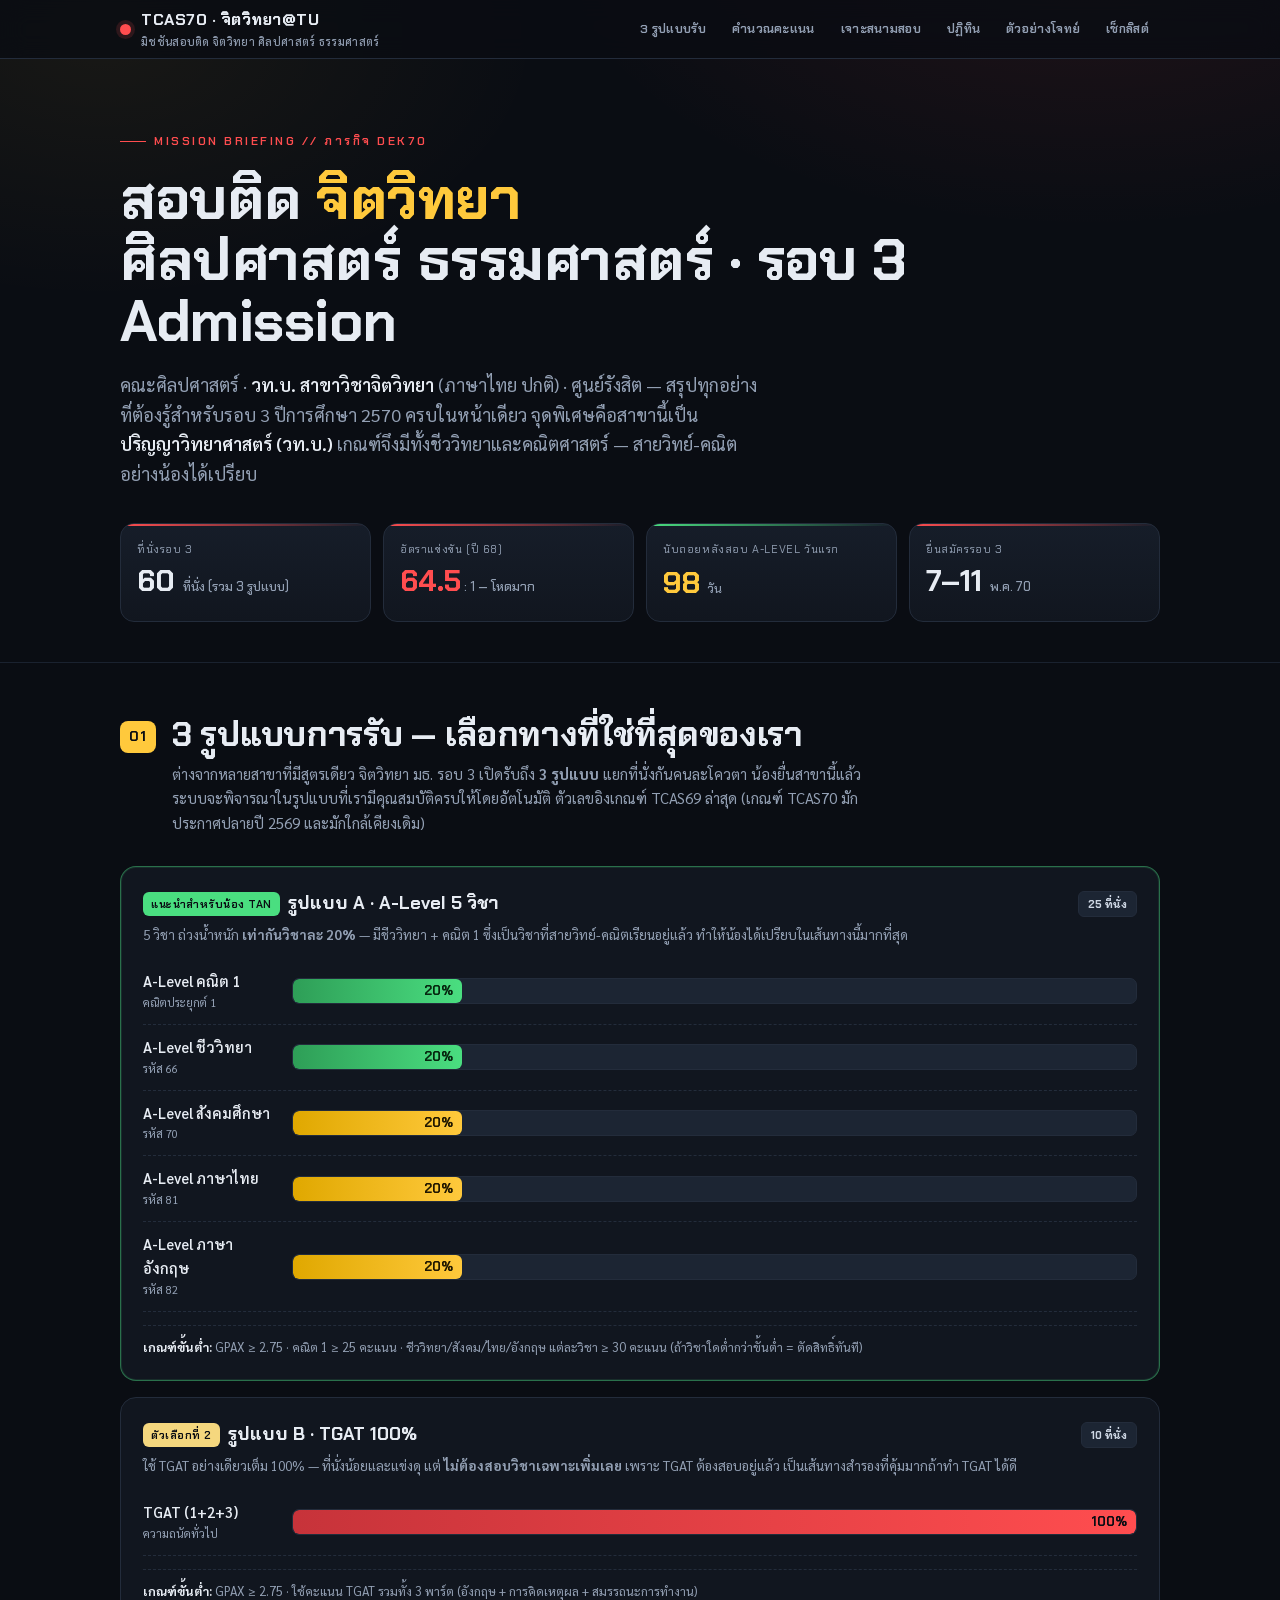
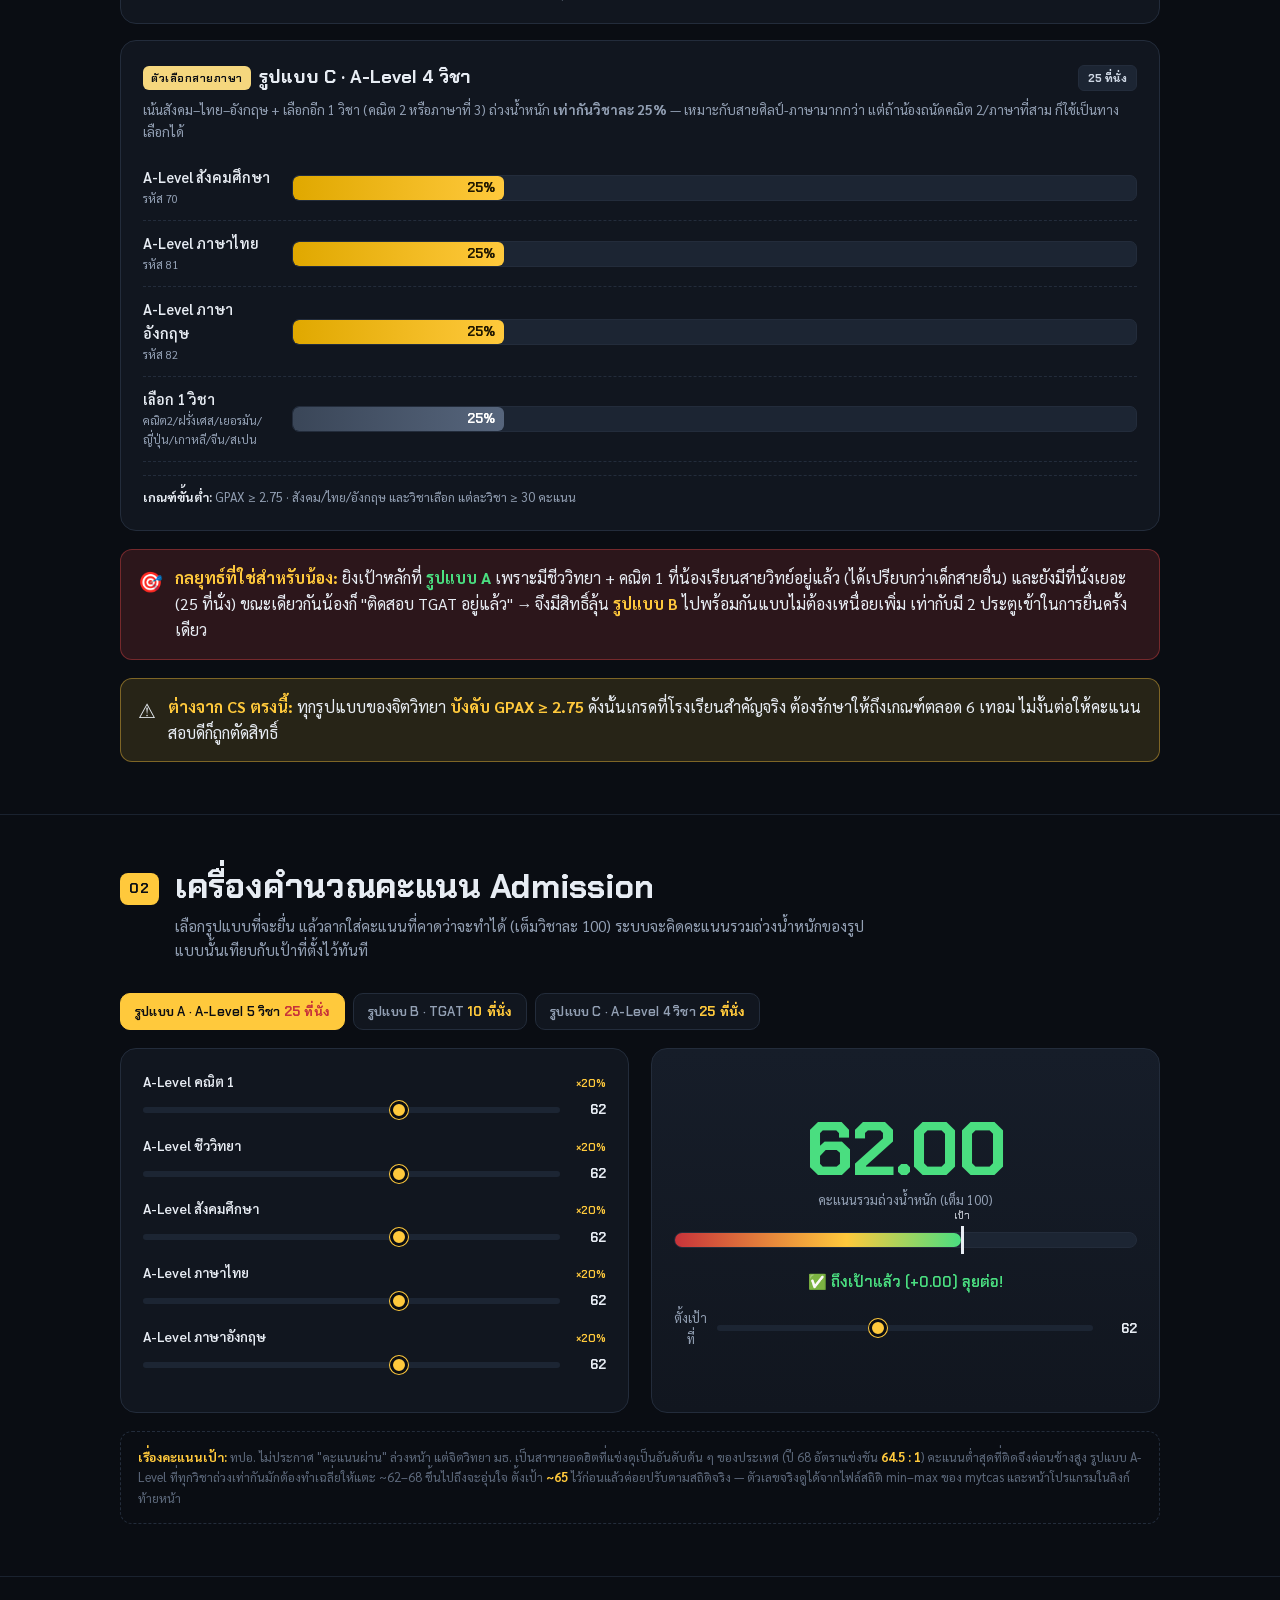
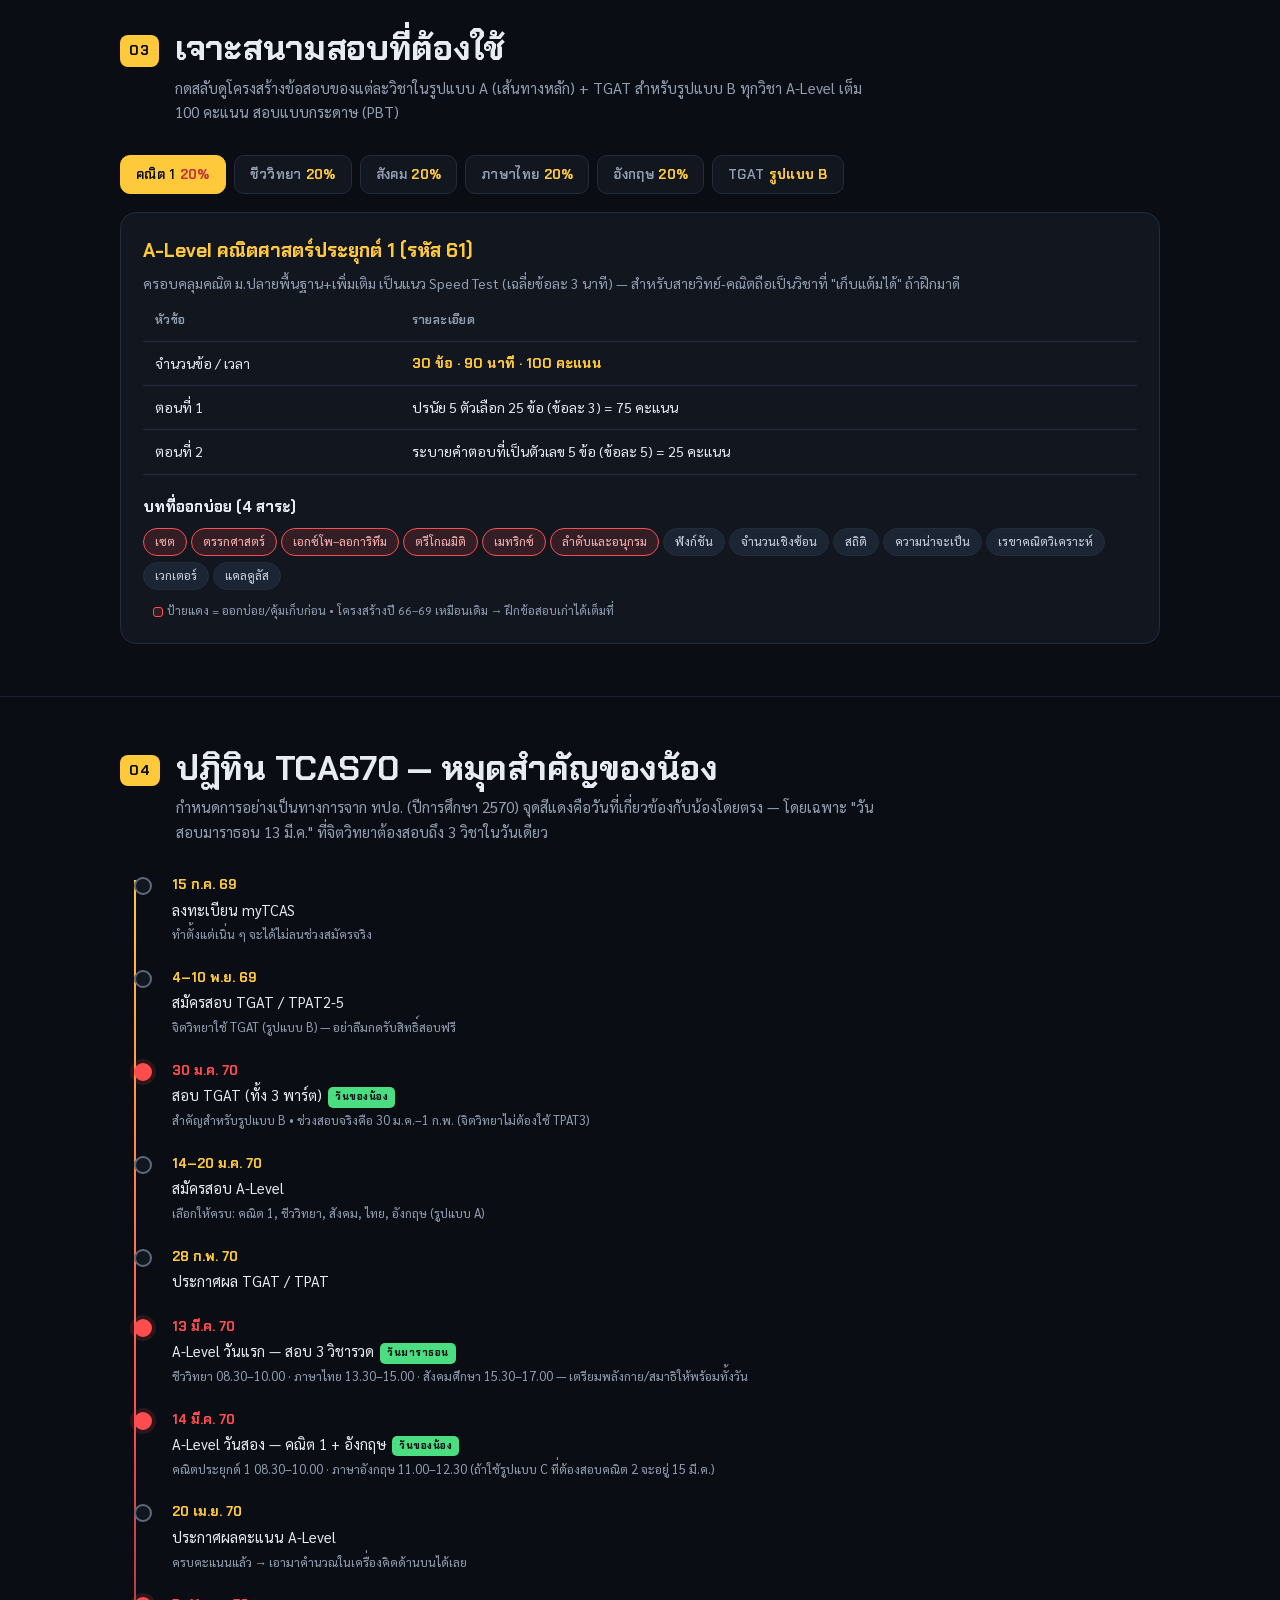
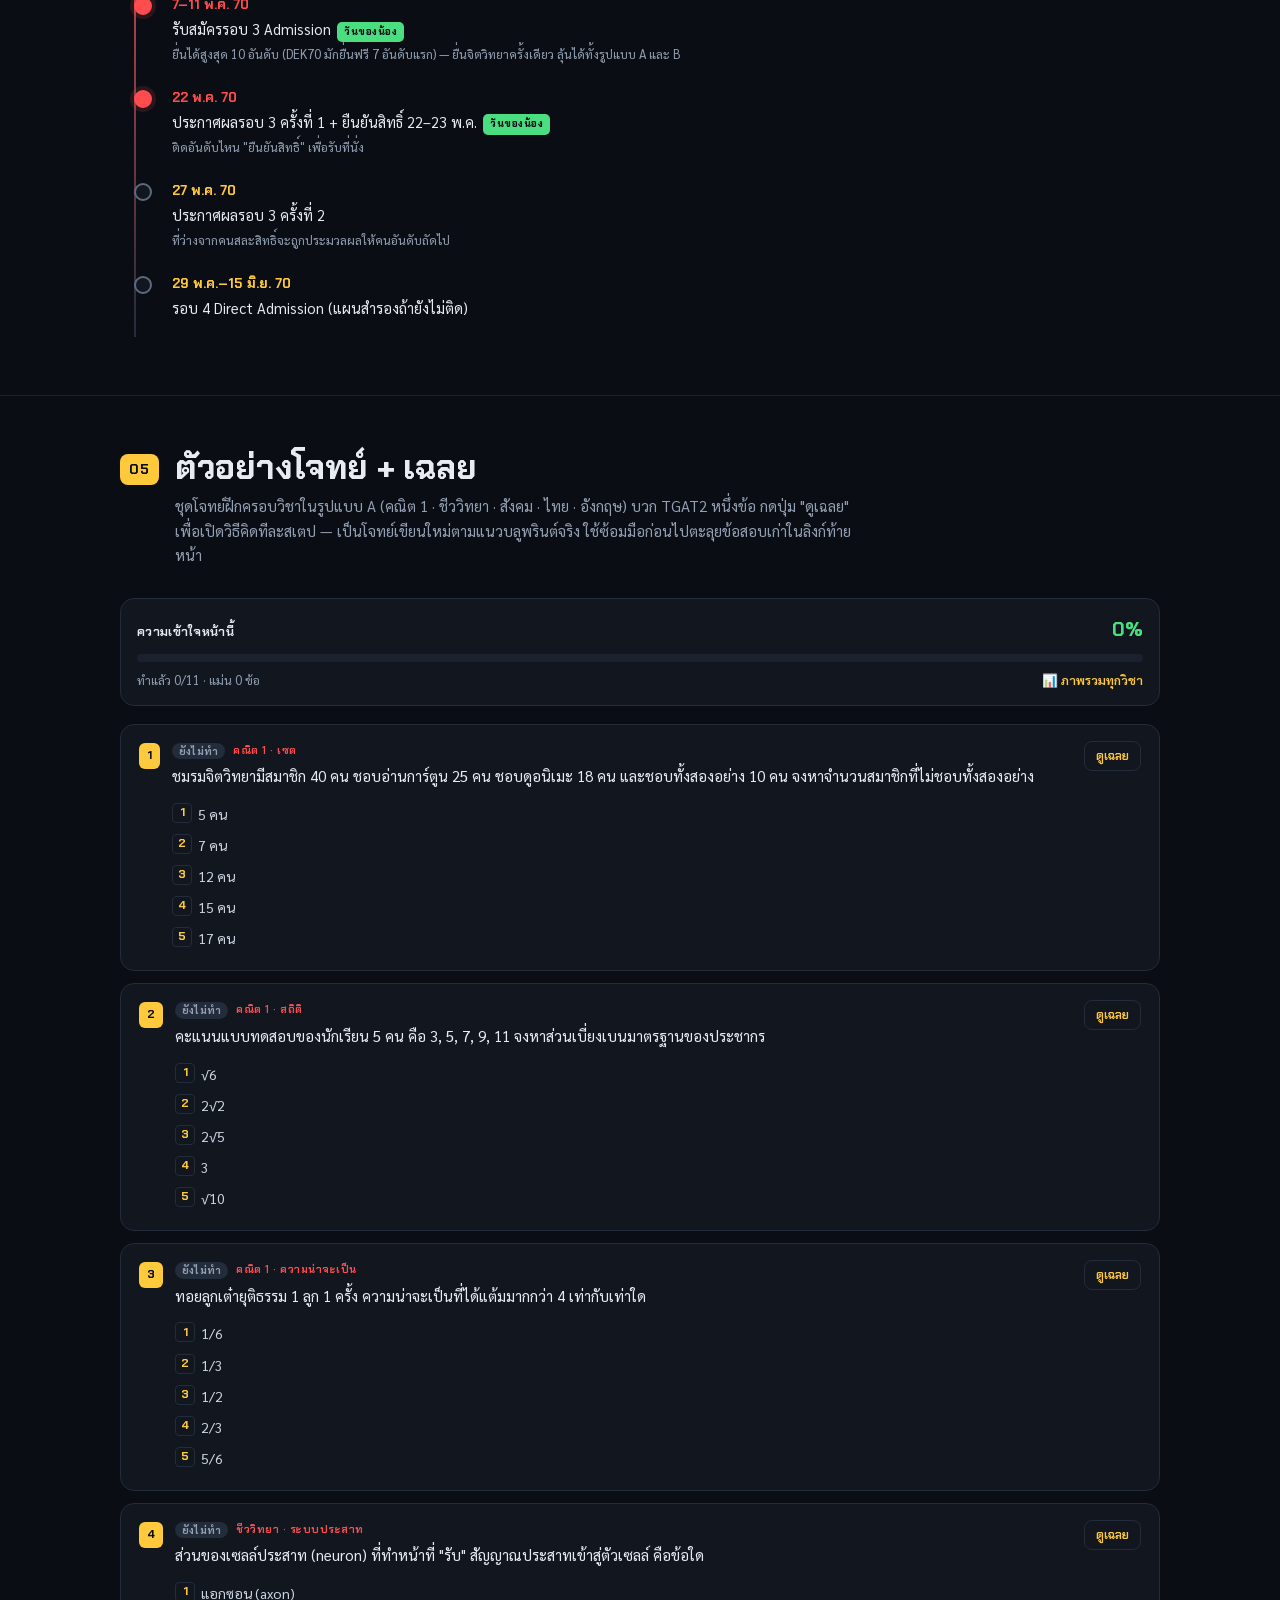
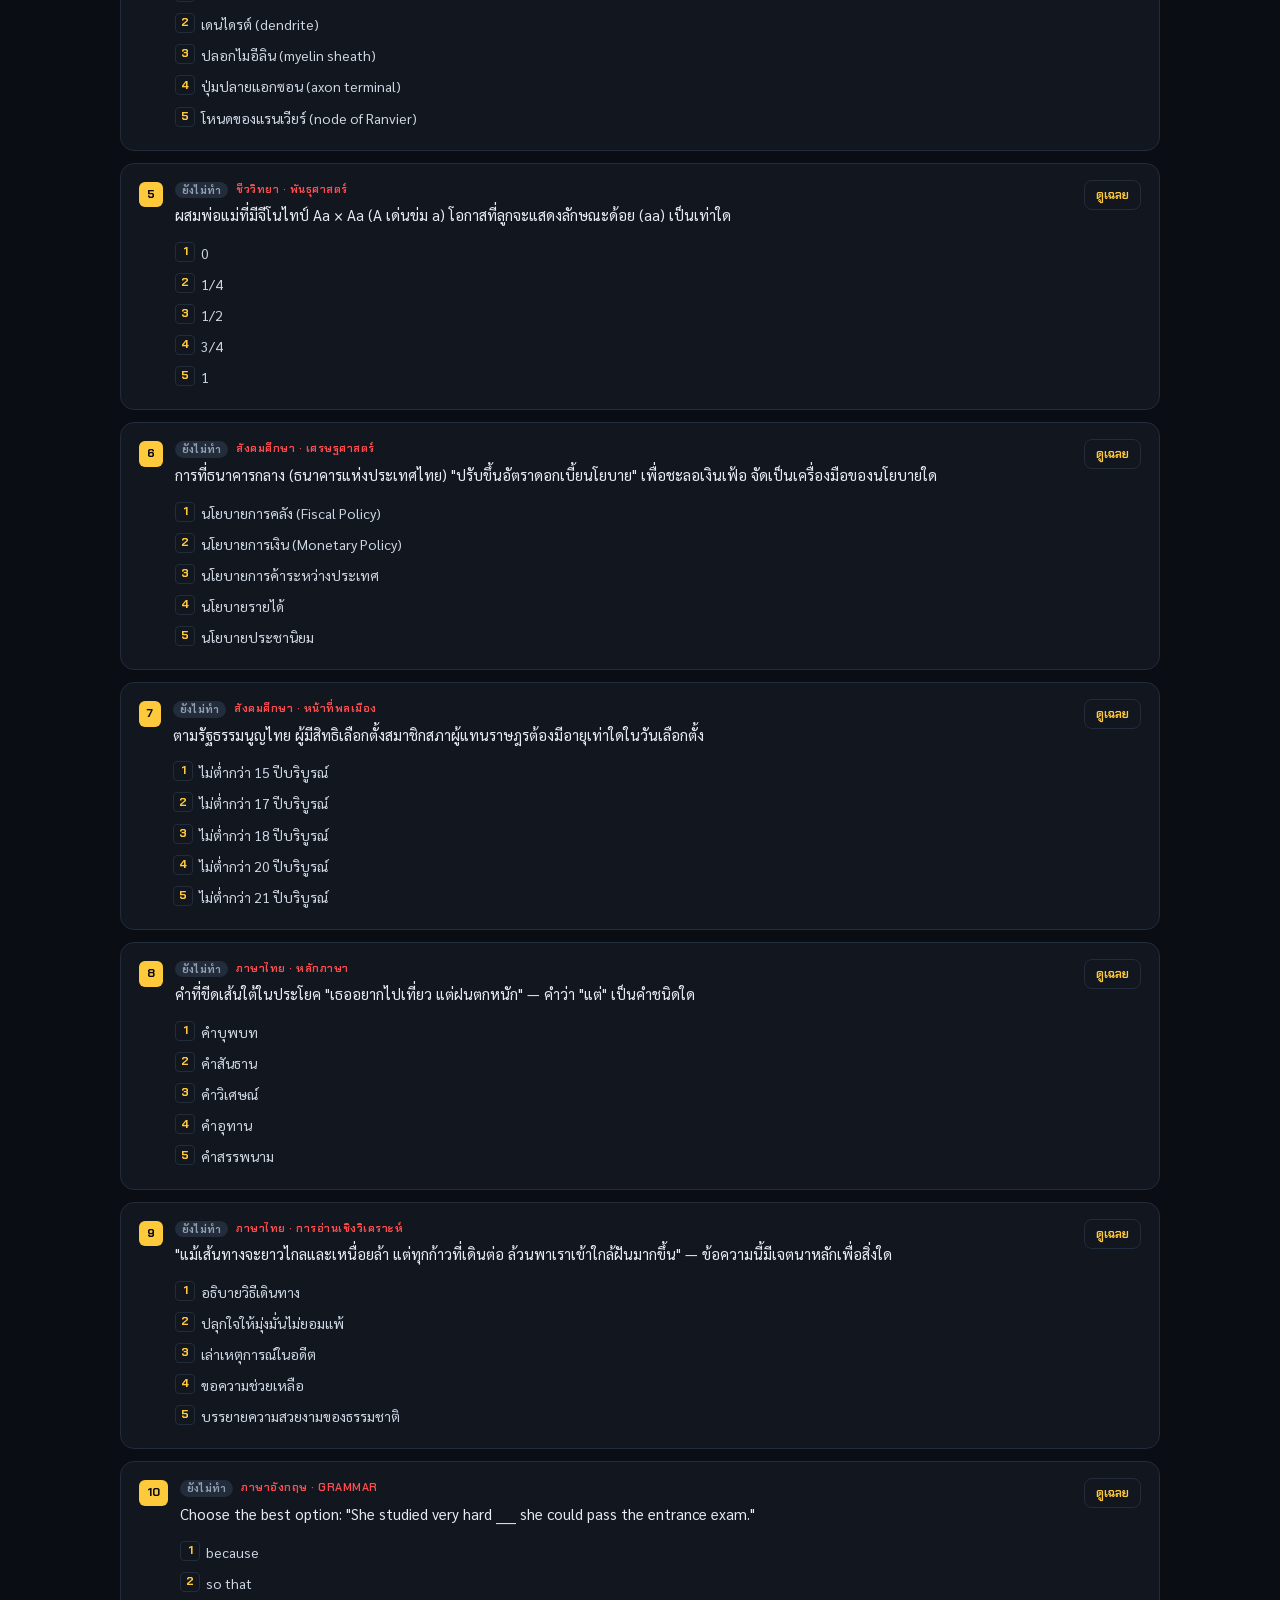
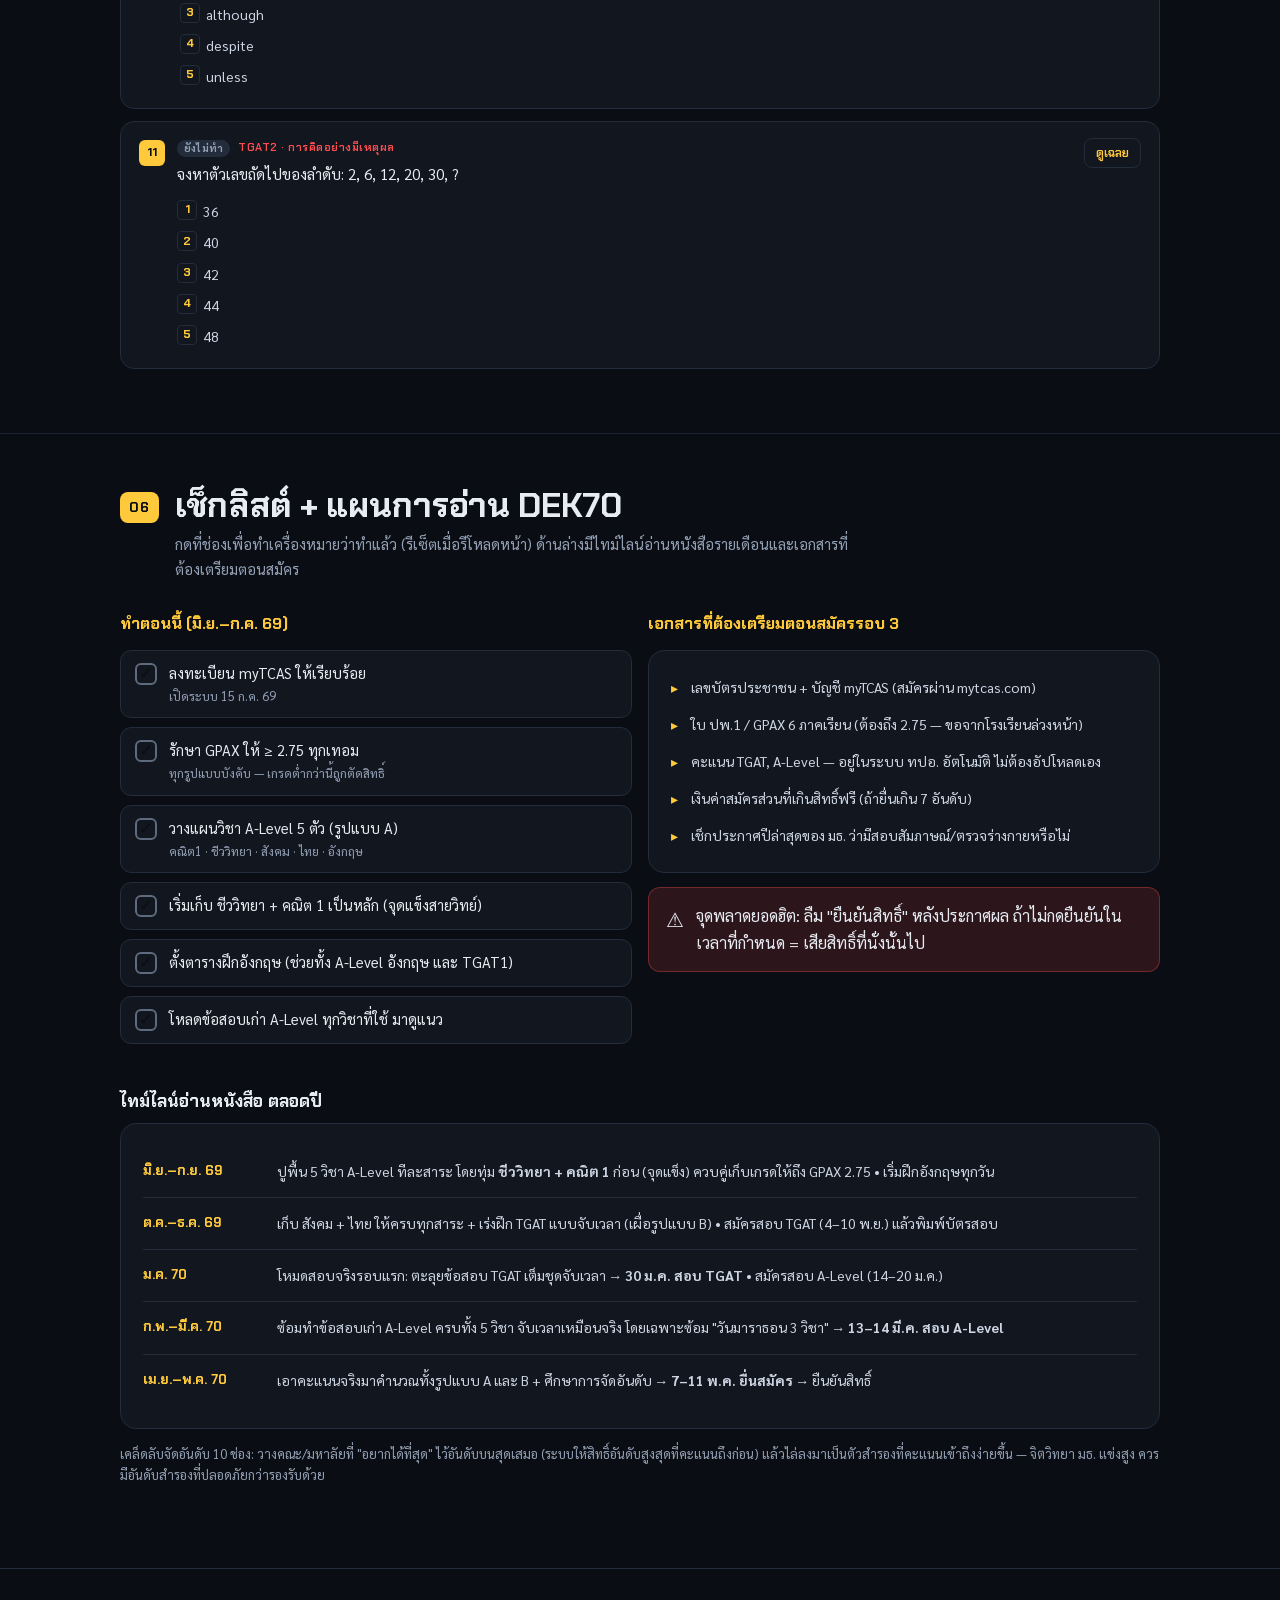
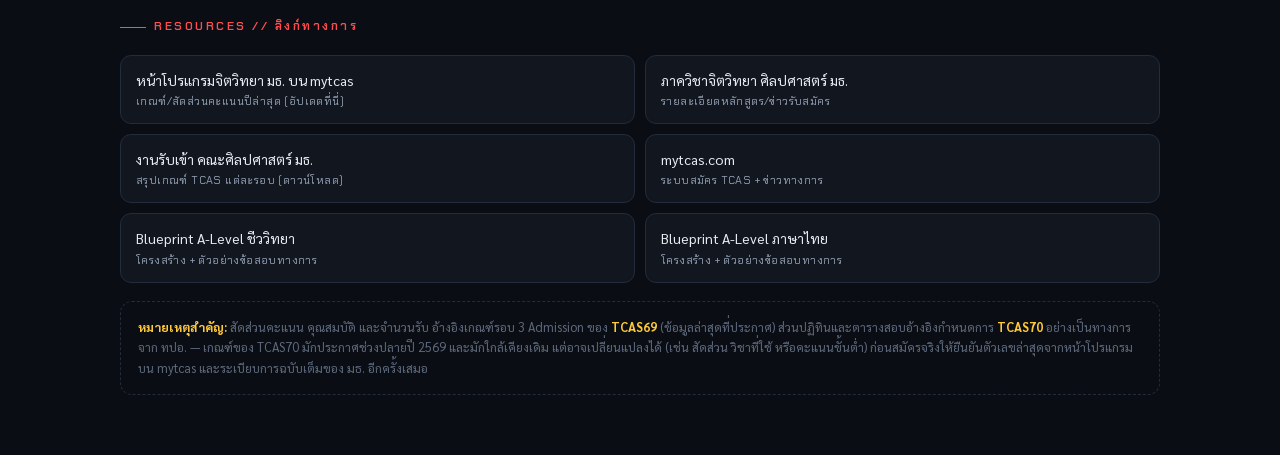
<file: psychology.html>
<!DOCTYPE html>
<html lang="th">
<head>
<meta charset="UTF-8">
<meta name="viewport" content="width=device-width, initial-scale=1.0, viewport-fit=cover">
<title>ภารกิจ TCAS70 · จิตวิทยา ศิลปศาสตร์ มธ. รอบ 3 Admission</title>
<link rel="preconnect" href="https://fonts.googleapis.com">
<link rel="preconnect" href="https://fonts.gstatic.com" crossorigin>
<link href="https://fonts.googleapis.com/css2?family=Chakra+Petch:wght@400;500;600;700&family=Sarabun:wght@400;500;600;700&display=swap" rel="stylesheet">
<style>
  :root{
    --ink:#0A0D13; --panel:#11161F; --panel-2:#161D29; --panel-3:#1C2533;
    --line:#232C3B; --line-soft:#1A222F;
    --red:#FF4D4F; --red-deep:#C7333A; --red-dim:rgba(255,77,79,.14);
    --gold:#FFC93C; --gold-soft:#F5D77E; --gold-dim:rgba(255,201,60,.12);
    --green:#4ADE80; --green-dim:rgba(74,222,128,.14);
    --text:#E7ECF3; --muted:#93A0B4; --muted-2:#62708400;
    --muted-line:#5E6A7D;
    --display:'Chakra Petch',system-ui,sans-serif;
    --body:'Sarabun',system-ui,sans-serif;
    --maxw:1080px;
  }
  *{box-sizing:border-box;margin:0;padding:0}
  html{scroll-behavior:smooth}
  body{
    background:var(--ink); color:var(--text); font-family:var(--body);
    line-height:1.65; -webkit-font-smoothing:antialiased; overflow-x:hidden;
    background-image:
      radial-gradient(900px 500px at 85% -8%, rgba(255,77,79,.10), transparent 60%),
      radial-gradient(800px 480px at 8% 4%, rgba(255,201,60,.06), transparent 55%);
    background-attachment:fixed;
  }
  .wrap{max-width:var(--maxw);margin:0 auto;padding:0 20px}
  h1,h2,h3,h4,.dsp{font-family:var(--display)}
  a{color:var(--gold);text-decoration:none}
  a:hover{text-decoration:underline}

  /* ---------- HUD NAV ---------- */
  header.hud{
    position:sticky;top:0;z-index:50;
    background:rgba(10,13,19,.82);backdrop-filter:blur(12px);
    border-bottom:1px solid var(--line);
  }
  .hud-row{display:flex;align-items:center;gap:14px;height:58px}
  .brand{display:flex;align-items:center;gap:10px;font-family:var(--display);font-weight:700;letter-spacing:.5px}
  .brand .dot{width:11px;height:11px;border-radius:50%;background:var(--red);box-shadow:0 0 0 4px var(--red-dim);animation:pulse 2.4s infinite}
  @keyframes pulse{0%,100%{box-shadow:0 0 0 4px var(--red-dim)}50%{box-shadow:0 0 0 8px transparent}}
  .brand small{display:block;font-family:var(--body);font-weight:500;color:var(--muted);font-size:11px;letter-spacing:.3px}
  nav.hud-nav{margin-left:auto;display:flex;gap:4px;overflow-x:auto;scrollbar-width:none}
  nav.hud-nav::-webkit-scrollbar{display:none}
  nav.hud-nav a{
    color:var(--muted);font-family:var(--display);font-size:12.5px;font-weight:600;
    padding:7px 11px;border-radius:8px;white-space:nowrap;letter-spacing:.3px;
  }
  nav.hud-nav a:hover{color:var(--text);background:var(--panel-2);text-decoration:none}

  /* ---------- HERO ---------- */
  .hero{padding:64px 0 40px;position:relative}
  .eyebrow{display:inline-flex;align-items:center;gap:8px;font-family:var(--display);font-size:12px;font-weight:600;letter-spacing:2.5px;color:var(--red);text-transform:uppercase}
  .eyebrow::before{content:"";width:26px;height:1px;background:var(--red)}
  .hero h1{font-size:clamp(30px,6.4vw,58px);font-weight:700;line-height:1.05;margin:18px 0 0;letter-spacing:-.5px}
  .hero h1 .hl{color:var(--gold)}
  .hero .lede{color:var(--muted);font-size:clamp(15px,2.4vw,18px);max-width:640px;margin-top:18px}
  .hero .lede b{color:var(--text);font-weight:600}

  .statbar{display:grid;grid-template-columns:repeat(4,1fr);gap:12px;margin-top:34px}
  .stat{background:linear-gradient(180deg,var(--panel-2),var(--panel));border:1px solid var(--line);border-radius:14px;padding:16px 16px 14px;position:relative;overflow:hidden}
  .stat::after{content:"";position:absolute;inset:0 0 auto 0;height:2px;background:linear-gradient(90deg,var(--red),transparent)}
  .stat .k{font-family:var(--display);font-size:11px;letter-spacing:.6px;color:var(--muted);text-transform:uppercase}
  .stat .v{font-family:var(--display);font-weight:700;font-size:clamp(20px,3.4vw,30px);line-height:1.1;margin-top:6px}
  .stat .v small{font-size:13px;color:var(--muted);font-weight:500}
  .stat.gold .v{color:var(--gold)} .stat.gold::after{background:linear-gradient(90deg,var(--gold),transparent)}
  .stat.red .v{color:var(--red)} .stat.red::after{background:linear-gradient(90deg,var(--red),transparent)}
  .stat.green .v{color:var(--green)} .stat.green::after{background:linear-gradient(90deg,var(--green),transparent)}
  .cd{display:flex;gap:6px;align-items:baseline;font-family:var(--display);font-weight:700;font-size:clamp(20px,3.4vw,30px);color:var(--gold)}
  .cd small{font-size:12px;color:var(--muted);font-weight:500}

  /* ---------- SECTIONS ---------- */
  section.mod{padding:52px 0;border-top:1px solid var(--line-soft)}
  .mod-head{display:flex;align-items:flex-start;gap:16px;margin-bottom:30px}
  .mod-no{font-family:var(--display);font-weight:700;font-size:14px;color:var(--ink);background:var(--gold);border-radius:8px;padding:4px 9px;letter-spacing:1px;flex:none;margin-top:6px}
  .mod-head h2{font-size:clamp(22px,4.2vw,34px);font-weight:700;line-height:1.12;letter-spacing:-.3px}
  .mod-head p{color:var(--muted);margin-top:8px;font-size:15px;max-width:700px}

  /* cards */
  .card{background:var(--panel);border:1px solid var(--line);border-radius:16px;padding:22px}
  .grid2{display:grid;grid-template-columns:1fr 1fr;gap:16px}
  .grid3{display:grid;grid-template-columns:repeat(3,1fr);gap:16px}

  /* weight bars */
  .formula{background:linear-gradient(180deg,var(--panel-2),var(--panel));border:1px solid var(--line);border-radius:16px;padding:24px}
  .wrow{display:flex;align-items:center;gap:14px;padding:11px 0;border-bottom:1px dashed var(--line)}
  .wrow:last-child{border-bottom:0}
  .wlabel{flex:none;width:135px}
  .wlabel .t{font-weight:600;font-size:14.5px}
  .wlabel .s{font-size:11.5px;color:var(--muted)}
  .wtrack{flex:1;height:26px;background:var(--panel-3);border-radius:7px;overflow:hidden;position:relative;border:1px solid var(--line)}
  .wfill{height:100%;border-radius:6px;display:flex;align-items:center;justify-content:flex-end;padding-right:9px;font-family:var(--display);font-weight:700;font-size:13px;color:var(--ink);min-width:34px;transition:width .9s cubic-bezier(.2,.8,.2,1)}
  .wfill.red{background:linear-gradient(90deg,var(--red-deep),var(--red))}
  .wfill.gold{background:linear-gradient(90deg,#E0A800,var(--gold));color:#211800}
  .wfill.green{background:linear-gradient(90deg,#2e9e57,var(--green));color:#06270f}
  .wfill.dim{background:linear-gradient(90deg,#3A4658,#56657c);color:#fff}
  .pin-insight{margin-top:18px;background:var(--red-dim);border:1px solid rgba(255,77,79,.35);border-radius:12px;padding:15px 17px;display:flex;gap:12px;align-items:flex-start}
  .pin-insight .ic{flex:none;font-size:20px}
  .pin-insight b{color:var(--gold)}

  /* route cards */
  .route{position:relative;overflow:hidden;margin-bottom:16px}
  .route.best{border-color:rgba(74,222,128,.45);box-shadow:0 0 0 1px rgba(74,222,128,.12) inset}
  .route-head{display:flex;align-items:center;flex-wrap:wrap;gap:8px;margin-bottom:6px}
  .route-head h4{font-size:18px}
  .tag{font-family:var(--display);font-size:11px;font-weight:600;letter-spacing:.5px;color:var(--ink);background:var(--gold-soft);border-radius:6px;padding:3px 8px;display:inline-block}
  .tag.you{background:var(--green)}
  .seatpill{font-family:var(--display);font-size:11px;font-weight:700;color:#cdd6e3;background:var(--panel-3);border:1px solid var(--line);border-radius:6px;padding:3px 9px;margin-left:auto}
  .route .sub{color:var(--muted);font-size:13.5px;margin-bottom:12px}
  .route-min{font-size:12.5px;color:var(--muted);margin-top:13px;border-top:1px dashed var(--line);padding-top:11px}
  .route-min b{color:var(--text)}

  /* calculator */
  .fmt-sel{display:flex;gap:8px;flex-wrap:wrap;margin-bottom:18px}
  .fmt-btn{font-family:var(--display);font-weight:600;font-size:13px;letter-spacing:.2px;padding:9px 14px;border-radius:10px;border:1px solid var(--line);background:var(--panel);color:var(--muted);cursor:pointer;transition:.15s}
  .fmt-btn .seat{color:var(--gold);font-weight:700}
  .fmt-btn.active{background:var(--gold);color:var(--ink);border-color:var(--gold)}
  .fmt-btn.active .seat{color:var(--red-deep)}
  .calc{display:grid;grid-template-columns:1fr 1fr;gap:22px}
  .fmt-inputs{display:none}
  .fmt-inputs.active{display:block}
  .calc .field{margin-bottom:14px}
  .calc label{display:flex;justify-content:space-between;align-items:baseline;font-size:13.5px;font-weight:600;margin-bottom:6px}
  .calc label .w{font-family:var(--display);font-size:11px;color:var(--gold);font-weight:600}
  .calc input[type=range]{-webkit-appearance:none;width:100%;height:6px;border-radius:6px;background:var(--panel-3);outline:none}
  .calc input[type=range]::-webkit-slider-thumb{-webkit-appearance:none;width:18px;height:18px;border-radius:50%;background:var(--gold);border:3px solid var(--ink);cursor:pointer;box-shadow:0 0 0 1px var(--gold)}
  .calc input[type=range]::-moz-range-thumb{width:18px;height:18px;border-radius:50%;background:var(--gold);border:3px solid var(--ink);cursor:pointer}
  .calc .valnum{font-family:var(--display);font-weight:700;color:var(--text);min-width:34px;text-align:right;font-size:13px}
  .gauge{background:linear-gradient(180deg,var(--panel-2),var(--panel));border:1px solid var(--line);border-radius:16px;padding:22px;display:flex;flex-direction:column;justify-content:center;text-align:center}
  .gauge .score{font-family:var(--display);font-weight:700;font-size:clamp(46px,9vw,76px);line-height:1;letter-spacing:-1px}
  .gauge .score.s-low{color:var(--red)} .gauge .score.s-mid{color:var(--gold)} .gauge .score.s-hi{color:var(--green)}
  .gauge .of{color:var(--muted);font-size:13px;margin-top:2px}
  .bar-target{margin:22px 0 8px;height:16px;border-radius:9px;background:var(--panel-3);position:relative;border:1px solid var(--line);overflow:visible}
  .bar-target .fill{height:100%;border-radius:8px;background:linear-gradient(90deg,var(--red-deep),var(--gold) 60%,var(--green));transition:width .4s ease}
  .bar-target .tmark{position:absolute;top:-7px;bottom:-7px;width:3px;background:var(--text);transition:left .3s ease}
  .bar-target .tmark::after{content:"เป้า";position:absolute;top:-18px;left:50%;transform:translateX(-50%);font-family:var(--display);font-size:10px;color:var(--text);white-space:nowrap}
  .verdict{font-family:var(--display);font-weight:600;font-size:15px;margin-top:14px}
  .target-set{display:flex;align-items:center;gap:10px;justify-content:center;margin-top:12px;font-size:13px;color:var(--muted)}
  .target-set input{width:120px}

  /* exam tabs */
  .tabs{display:flex;gap:8px;flex-wrap:wrap;margin-bottom:18px}
  .tab{font-family:var(--display);font-weight:600;font-size:13.5px;letter-spacing:.3px;padding:10px 15px;border-radius:10px;border:1px solid var(--line);background:var(--panel);color:var(--muted);cursor:pointer;transition:.15s}
  .tab .pct{color:var(--gold);font-weight:700}
  .tab.active{background:var(--gold);color:var(--ink);border-color:var(--gold)}
  .tab.active .pct{color:var(--red-deep)}
  .tabpanel{display:none;animation:fade .35s ease}
  .tabpanel.active{display:block}
  @keyframes fade{from{opacity:0;transform:translateY(6px)}to{opacity:1;transform:none}}

  table.spec{width:100%;border-collapse:collapse;font-size:14px;margin-top:6px}
  table.spec th,table.spec td{text-align:left;padding:10px 12px;border-bottom:1px solid var(--line)}
  table.spec th{font-family:var(--display);font-size:12px;letter-spacing:.4px;color:var(--muted);text-transform:uppercase;font-weight:600}
  table.spec td.num{font-family:var(--display);font-weight:700;color:var(--gold);white-space:nowrap}
  .chip{display:inline-block;font-size:12px;background:var(--panel-3);border:1px solid var(--line);border-radius:20px;padding:3px 11px;margin:3px 4px 3px 0;color:#cdd6e3}
  .chip.hot{border-color:var(--red);color:#ffb4b5;background:var(--red-dim)}
  .legend{font-size:12px;color:var(--muted);margin-top:8px}
  .legend .sw{display:inline-block;width:10px;height:10px;border-radius:3px;vertical-align:middle;margin:0 4px 0 10px}

  /* timeline */
  .tl{position:relative;margin-top:6px;padding-left:8px}
  .tl::before{content:"";position:absolute;left:14px;top:6px;bottom:6px;width:2px;background:linear-gradient(180deg,var(--gold),var(--red),var(--line))}
  .tli{position:relative;padding:0 0 22px 44px}
  .tli .dot{position:absolute;left:6px;top:3px;width:18px;height:18px;border-radius:50%;background:var(--panel);border:2px solid var(--muted-line)}
  .tli.key .dot{background:var(--red);border-color:var(--red);box-shadow:0 0 0 4px var(--red-dim)}
  .tli .date{font-family:var(--display);font-weight:700;font-size:13.5px;color:var(--gold)}
  .tli.key .date{color:var(--red)}
  .tli .ev{font-size:14.5px;margin-top:2px}
  .tli .ev .me{display:inline-block;font-family:var(--display);font-size:10px;font-weight:700;letter-spacing:.5px;color:var(--ink);background:var(--green);border-radius:5px;padding:2px 7px;margin-left:6px;vertical-align:middle}
  .tli .sub{font-size:12.5px;color:var(--muted);margin-top:2px}

  /* problems */
  .q{background:var(--panel);border:1px solid var(--line);border-radius:14px;margin-bottom:12px;overflow:hidden}
  .q-top{display:flex;gap:12px;align-items:flex-start;padding:16px 18px;cursor:pointer}
  .q-no{font-family:var(--display);font-weight:700;font-size:12px;color:var(--ink);background:var(--gold);border-radius:6px;padding:3px 8px;flex:none;margin-top:2px}
  .q-body{flex:1}
  .q-topic{font-family:var(--display);font-size:11px;letter-spacing:.5px;color:var(--red);text-transform:uppercase;font-weight:600}
  .q-text{font-size:15px;margin-top:5px;color:var(--text)}
  .q-text .math{font-family:var(--display);font-weight:500}
  .q-choices{list-style:none;margin-top:10px;font-size:14px}
  .q-choices li{padding:4px 0 4px 26px;position:relative;color:#cdd6e3}
  .q-choices li::before{content:attr(data-c);position:absolute;left:0;top:4px;font-family:var(--display);font-weight:700;color:var(--gold);font-size:12px;border:1px solid var(--line);border-radius:4px;width:18px;height:18px;display:flex;align-items:center;justify-content:center}
  .q-toggle{flex:none;font-family:var(--display);font-size:12px;font-weight:600;color:var(--gold);border:1px solid var(--line);border-radius:8px;padding:6px 11px;background:transparent;cursor:pointer;white-space:nowrap}
  .q-sol{display:none;padding:0 18px 18px 18px}
  .q-sol.open{display:block}
  .q-sol .ans{background:var(--green-dim);border:1px solid rgba(74,222,128,.4);border-radius:10px;padding:13px 15px;font-size:14.5px}
  .q-sol .ans b{color:var(--green)}
  .q-sol .work{font-size:14px;color:#cdd6e3;margin-top:10px}
  .q-sol .work .step{padding:4px 0;border-bottom:1px dashed var(--line-soft)}
  .q-sol .work .math{font-family:var(--display);color:var(--text)}

  /* checklist */
  .ck{list-style:none}
  .ck li{display:flex;gap:12px;align-items:flex-start;padding:11px 14px;border:1px solid var(--line);border-radius:11px;margin-bottom:9px;background:var(--panel);cursor:pointer;transition:.15s}
  .ck li:hover{border-color:var(--muted-line)}
  .ck .box{flex:none;width:22px;height:22px;border-radius:6px;border:2px solid var(--muted-line);margin-top:1px;display:flex;align-items:center;justify-content:center;font-family:var(--display);font-weight:700;color:var(--ink);transition:.15s}
  .ck li.done .box{background:var(--green);border-color:var(--green)}
  .ck li.done .txt{color:var(--muted);text-decoration:line-through}
  .ck .txt{font-size:14.5px}
  .ck .txt small{display:block;color:var(--muted);font-size:12.5px;text-decoration:none}

  .plan-row{display:flex;gap:14px;padding:14px 0;border-bottom:1px solid var(--line)}
  .plan-row:last-child{border-bottom:0}
  .plan-when{flex:none;width:120px;font-family:var(--display);font-weight:700;font-size:13.5px;color:var(--gold)}
  .plan-what{font-size:14px;color:#cdd6e3}

  .docs li{font-size:14px;color:#cdd6e3;padding:7px 0 7px 24px;position:relative;list-style:none}
  .docs li::before{content:"▸";position:absolute;left:4px;color:var(--gold)}

  /* footer */
  footer{border-top:1px solid var(--line);padding:40px 0 60px;margin-top:30px}
  .links{display:grid;grid-template-columns:repeat(2,1fr);gap:10px;margin:18px 0}
  .links a{display:block;background:var(--panel);border:1px solid var(--line);border-radius:11px;padding:13px 15px;color:var(--text);font-size:14px;transition:.15s}
  .links a:hover{border-color:var(--gold);text-decoration:none;background:var(--panel-2)}
  .links a span{display:block;font-family:var(--display);font-size:11px;color:var(--muted);letter-spacing:.4px}
  .disclaimer{font-size:12.5px;color:var(--muted-line);border:1px dashed var(--line);border-radius:12px;padding:15px 17px;margin-top:6px}
  .disclaimer b{color:var(--gold)}

  .section-note{font-size:13px;color:var(--muted);margin-top:14px}

  @media(max-width:780px){
    .statbar{grid-template-columns:1fr 1fr}
    .grid2,.grid3,.calc{grid-template-columns:1fr}
    .wlabel{width:120px}
    .mod-head{gap:11px}
    .plan-when{width:92px}
    nav.hud-nav{display:none}
  }
</style>
</head>
<body data-guide-title="จิตวิทยา">

<!-- ===== HUD NAV ===== -->
<header class="hud">
  <div class="wrap hud-row">
    <div class="brand"><span class="dot"></span>
      <div>TCAS70 · จิตวิทยา@TU<small>มิชชันสอบติด จิตวิทยา ศิลปศาสตร์ ธรรมศาสตร์</small></div>
    </div>
    <nav class="hud-nav">
      <a href="#routes">3 รูปแบบรับ</a>
      <a href="#calc">คำนวณคะแนน</a>
      <a href="#exams">เจาะสนามสอบ</a>
      <a href="#timeline">ปฏิทิน</a>
      <a href="#problems">ตัวอย่างโจทย์</a>
      <a href="#prep">เช็กลิสต์</a>
    </nav>
  </div>
</header>

<!-- ===== HERO ===== -->
<div class="wrap">
  <section class="hero">
    <span class="eyebrow">Mission Briefing // ภารกิจ DEK70</span>
    <h1>สอบติด <span class="hl">จิตวิทยา</span><br>ศิลปศาสตร์ ธรรมศาสตร์ · รอบ 3 Admission</h1>
    <p class="lede">คณะศิลปศาสตร์ · <b>วท.บ. สาขาวิชาจิตวิทยา</b> (ภาษาไทย ปกติ) · ศูนย์รังสิต — สรุปทุกอย่างที่ต้องรู้สำหรับรอบ 3 ปีการศึกษา 2570 ครบในหน้าเดียว จุดพิเศษคือสาขานี้เป็น <b>ปริญญาวิทยาศาสตร์ (วท.บ.)</b> เกณฑ์จึงมีทั้งชีววิทยาและคณิตศาสตร์ — สายวิทย์-คณิตอย่างน้องได้เปรียบ</p>

    <div class="statbar">
      <div class="stat">
        <div class="k">ที่นั่งรอบ 3</div>
        <div class="v">60 <small>ที่นั่ง (รวม 3 รูปแบบ)</small></div>
      </div>
      <div class="stat red">
        <div class="k">อัตราแข่งขัน (ปี 68)</div>
        <div class="v">64.5<small> : 1 — โหดมาก</small></div>
      </div>
      <div class="stat green">
        <div class="k">นับถอยหลังสอบ A-Level วันแรก</div>
        <div class="cd" id="countdown"><span id="cd-days">—</span><small>วัน</small></div>
      </div>
      <div class="stat">
        <div class="k">ยื่นสมัครรอบ 3</div>
        <div class="v">7–11 <small>พ.ค. 70</small></div>
      </div>
    </div>
  </section>
</div>

<!-- ===== 01 ROUTES ===== -->
<section class="mod" id="routes">
  <div class="wrap">
    <div class="mod-head">
      <div class="mod-no">01</div>
      <div>
        <h2>3 รูปแบบการรับ — เลือกทางที่ใช่ที่สุดของเรา</h2>
        <p>ต่างจากหลายสาขาที่มีสูตรเดียว จิตวิทยา มธ. รอบ 3 เปิดรับถึง <b>3 รูปแบบ</b> แยกที่นั่งกันคนละโควตา น้องยื่นสาขานี้แล้วระบบจะพิจารณาในรูปแบบที่เรามีคุณสมบัติครบให้โดยอัตโนมัติ ตัวเลขอิงเกณฑ์ TCAS69 ล่าสุด (เกณฑ์ TCAS70 มักประกาศปลายปี 2569 และมักใกล้เคียงเดิม)</p>
      </div>
    </div>

    <!-- ROUTE A -->
    <div class="card route best">
      <div class="route-head">
        <span class="tag you">แนะนำสำหรับน้อง TAN</span>
        <h4>รูปแบบ A · A-Level 5 วิชา</h4>
        <span class="seatpill">25 ที่นั่ง</span>
      </div>
      <div class="sub">5 วิชา ถ่วงน้ำหนัก <b>เท่ากันวิชาละ 20%</b> — มีชีววิทยา + คณิต 1 ซึ่งเป็นวิชาที่สายวิทย์-คณิตเรียนอยู่แล้ว ทำให้น้องได้เปรียบในเส้นทางนี้มากที่สุด</div>
      <div class="wrow"><div class="wlabel"><div class="t">A-Level คณิต 1</div><div class="s">คณิตประยุกต์ 1</div></div><div class="wtrack"><div class="wfill green" style="width:20%">20%</div></div></div>
      <div class="wrow"><div class="wlabel"><div class="t">A-Level ชีววิทยา</div><div class="s">รหัส 66</div></div><div class="wtrack"><div class="wfill green" style="width:20%">20%</div></div></div>
      <div class="wrow"><div class="wlabel"><div class="t">A-Level สังคมศึกษา</div><div class="s">รหัส 70</div></div><div class="wtrack"><div class="wfill gold" style="width:20%">20%</div></div></div>
      <div class="wrow"><div class="wlabel"><div class="t">A-Level ภาษาไทย</div><div class="s">รหัส 81</div></div><div class="wtrack"><div class="wfill gold" style="width:20%">20%</div></div></div>
      <div class="wrow"><div class="wlabel"><div class="t">A-Level ภาษาอังกฤษ</div><div class="s">รหัส 82</div></div><div class="wtrack"><div class="wfill gold" style="width:20%">20%</div></div></div>
      <div class="route-min"><b>เกณฑ์ขั้นต่ำ:</b> GPAX ≥ 2.75 · คณิต 1 ≥ 25 คะแนน · ชีววิทยา/สังคม/ไทย/อังกฤษ แต่ละวิชา ≥ 30 คะแนน (ถ้าวิชาใดต่ำกว่าขั้นต่ำ = ตัดสิทธิ์ทันที)</div>
    </div>

    <!-- ROUTE B -->
    <div class="card route">
      <div class="route-head">
        <span class="tag">ตัวเลือกที่ 2</span>
        <h4>รูปแบบ B · TGAT 100%</h4>
        <span class="seatpill">10 ที่นั่ง</span>
      </div>
      <div class="sub">ใช้ TGAT อย่างเดียวเต็ม 100% — ที่นั่งน้อยและแข่งดุ แต่ <b>ไม่ต้องสอบวิชาเฉพาะเพิ่มเลย</b> เพราะ TGAT ต้องสอบอยู่แล้ว เป็นเส้นทางสำรองที่คุ้มมากถ้าทำ TGAT ได้ดี</div>
      <div class="wrow"><div class="wlabel"><div class="t">TGAT (1+2+3)</div><div class="s">ความถนัดทั่วไป</div></div><div class="wtrack"><div class="wfill red" style="width:100%">100%</div></div></div>
      <div class="route-min"><b>เกณฑ์ขั้นต่ำ:</b> GPAX ≥ 2.75 · ใช้คะแนน TGAT รวมทั้ง 3 พาร์ต (อังกฤษ + การคิดเหตุผล + สมรรถนะการทำงาน)</div>
    </div>

    <!-- ROUTE C -->
    <div class="card route">
      <div class="route-head">
        <span class="tag">ตัวเลือกสายภาษา</span>
        <h4>รูปแบบ C · A-Level 4 วิชา</h4>
        <span class="seatpill">25 ที่นั่ง</span>
      </div>
      <div class="sub">เน้นสังคม–ไทย–อังกฤษ + เลือกอีก 1 วิชา (คณิต 2 หรือภาษาที่ 3) ถ่วงน้ำหนัก <b>เท่ากันวิชาละ 25%</b> — เหมาะกับสายศิลป์-ภาษามากกว่า แต่ถ้าน้องถนัดคณิต 2/ภาษาที่สาม ก็ใช้เป็นทางเลือกได้</div>
      <div class="wrow"><div class="wlabel"><div class="t">A-Level สังคมศึกษา</div><div class="s">รหัส 70</div></div><div class="wtrack"><div class="wfill gold" style="width:25%">25%</div></div></div>
      <div class="wrow"><div class="wlabel"><div class="t">A-Level ภาษาไทย</div><div class="s">รหัส 81</div></div><div class="wtrack"><div class="wfill gold" style="width:25%">25%</div></div></div>
      <div class="wrow"><div class="wlabel"><div class="t">A-Level ภาษาอังกฤษ</div><div class="s">รหัส 82</div></div><div class="wtrack"><div class="wfill gold" style="width:25%">25%</div></div></div>
      <div class="wrow"><div class="wlabel"><div class="t">เลือก 1 วิชา</div><div class="s">คณิต2/ฝรั่งเศส/เยอรมัน/ญี่ปุ่น/เกาหลี/จีน/สเปน</div></div><div class="wtrack"><div class="wfill dim" style="width:25%">25%</div></div></div>
      <div class="route-min"><b>เกณฑ์ขั้นต่ำ:</b> GPAX ≥ 2.75 · สังคม/ไทย/อังกฤษ และวิชาเลือก แต่ละวิชา ≥ 30 คะแนน</div>
    </div>

    <div class="pin-insight">
      <div class="ic">🎯</div>
      <div><b>กลยุทธ์ที่ใช่สำหรับน้อง:</b> ยิงเป้าหลักที่ <b style="color:var(--green)">รูปแบบ A</b> เพราะมีชีววิทยา + คณิต 1 ที่น้องเรียนสายวิทย์อยู่แล้ว (ได้เปรียบกว่าเด็กสายอื่น) และยังมีที่นั่งเยอะ (25 ที่นั่ง) ขณะเดียวกันน้องก็ "ติดสอบ TGAT อยู่แล้ว" → จึงมีสิทธิ์ลุ้น <b>รูปแบบ B</b> ไปพร้อมกันแบบไม่ต้องเหนื่อยเพิ่ม เท่ากับมี 2 ประตูเข้าในการยื่นครั้งเดียว</div>
    </div>

    <div class="pin-insight" style="background:var(--gold-dim);border-color:rgba(255,201,60,.4)">
      <div class="ic">⚠️</div>
      <div style="color:#e7ecf3"><b style="color:var(--gold)">ต่างจาก CS ตรงนี้:</b> ทุกรูปแบบของจิตวิทยา <b>บังคับ GPAX ≥ 2.75</b> ดังนั้นเกรดที่โรงเรียนสำคัญจริง ต้องรักษาให้ถึงเกณฑ์ตลอด 6 เทอม ไม่งั้นต่อให้คะแนนสอบดีก็ถูกตัดสิทธิ์</div>
    </div>
  </div>
</section>

<!-- ===== 02 CALCULATOR ===== -->
<section class="mod" id="calc">
  <div class="wrap">
    <div class="mod-head">
      <div class="mod-no">02</div>
      <div>
        <h2>เครื่องคำนวณคะแนน Admission</h2>
        <p>เลือกรูปแบบที่จะยื่น แล้วลากใส่คะแนนที่คาดว่าจะทำได้ (เต็มวิชาละ 100) ระบบจะคิดคะแนนรวมถ่วงน้ำหนักของรูปแบบนั้นเทียบกับเป้าที่ตั้งไว้ทันที</p>
      </div>
    </div>

    <div class="fmt-sel">
      <button class="fmt-btn active" data-f="alvl5" type="button">รูปแบบ A · A-Level 5 วิชา <span class="seat">25 ที่นั่ง</span></button>
      <button class="fmt-btn" data-f="tgat" type="button">รูปแบบ B · TGAT <span class="seat">10 ที่นั่ง</span></button>
      <button class="fmt-btn" data-f="alvl4" type="button">รูปแบบ C · A-Level 4 วิชา <span class="seat">25 ที่นั่ง</span></button>
    </div>

    <div class="calc">
      <div class="card">
        <!-- A-LEVEL 5 -->
        <div class="fmt-inputs active" data-g="alvl5">
          <div class="field"><label>A-Level คณิต 1 <span class="w">×20%</span></label>
            <div style="display:flex;gap:12px;align-items:center"><input type="range" min="0" max="100" value="62" id="a_math" oninput="calc()"><span class="valnum" id="a_math_v">62</span></div></div>
          <div class="field"><label>A-Level ชีววิทยา <span class="w">×20%</span></label>
            <div style="display:flex;gap:12px;align-items:center"><input type="range" min="0" max="100" value="62" id="a_bio" oninput="calc()"><span class="valnum" id="a_bio_v">62</span></div></div>
          <div class="field"><label>A-Level สังคมศึกษา <span class="w">×20%</span></label>
            <div style="display:flex;gap:12px;align-items:center"><input type="range" min="0" max="100" value="62" id="a_soc" oninput="calc()"><span class="valnum" id="a_soc_v">62</span></div></div>
          <div class="field"><label>A-Level ภาษาไทย <span class="w">×20%</span></label>
            <div style="display:flex;gap:12px;align-items:center"><input type="range" min="0" max="100" value="62" id="a_thai" oninput="calc()"><span class="valnum" id="a_thai_v">62</span></div></div>
          <div class="field"><label>A-Level ภาษาอังกฤษ <span class="w">×20%</span></label>
            <div style="display:flex;gap:12px;align-items:center"><input type="range" min="0" max="100" value="62" id="a_eng" oninput="calc()"><span class="valnum" id="a_eng_v">62</span></div></div>
        </div>
        <!-- TGAT -->
        <div class="fmt-inputs" data-g="tgat">
          <div class="field"><label>TGAT1 — อังกฤษสื่อสาร <span class="w">×⅓</span></label>
            <div style="display:flex;gap:12px;align-items:center"><input type="range" min="0" max="100" value="60" id="g_t1" oninput="calc()"><span class="valnum" id="g_t1_v">60</span></div></div>
          <div class="field"><label>TGAT2 — การคิดเหตุผล <span class="w">×⅓</span></label>
            <div style="display:flex;gap:12px;align-items:center"><input type="range" min="0" max="100" value="60" id="g_t2" oninput="calc()"><span class="valnum" id="g_t2_v">60</span></div></div>
          <div class="field"><label>TGAT3 — สมรรถนะการทำงาน <span class="w">×⅓</span></label>
            <div style="display:flex;gap:12px;align-items:center"><input type="range" min="0" max="100" value="65" id="g_t3" oninput="calc()"><span class="valnum" id="g_t3_v">65</span></div></div>
          <p class="section-note" style="margin-top:4px">รูปแบบ B คิดจากค่าเฉลี่ยของ TGAT ทั้ง 3 พาร์ต (พาร์ตละ 1 ใน 3)</p>
        </div>
        <!-- A-LEVEL 4 -->
        <div class="fmt-inputs" data-g="alvl4">
          <div class="field"><label>A-Level สังคมศึกษา <span class="w">×25%</span></label>
            <div style="display:flex;gap:12px;align-items:center"><input type="range" min="0" max="100" value="62" id="b_soc" oninput="calc()"><span class="valnum" id="b_soc_v">62</span></div></div>
          <div class="field"><label>A-Level ภาษาไทย <span class="w">×25%</span></label>
            <div style="display:flex;gap:12px;align-items:center"><input type="range" min="0" max="100" value="62" id="b_thai" oninput="calc()"><span class="valnum" id="b_thai_v">62</span></div></div>
          <div class="field"><label>A-Level ภาษาอังกฤษ <span class="w">×25%</span></label>
            <div style="display:flex;gap:12px;align-items:center"><input type="range" min="0" max="100" value="62" id="b_eng" oninput="calc()"><span class="valnum" id="b_eng_v">62</span></div></div>
          <div class="field"><label>วิชาเลือก (คณิต2/ภาษา) <span class="w">×25%</span></label>
            <div style="display:flex;gap:12px;align-items:center"><input type="range" min="0" max="100" value="62" id="b_el" oninput="calc()"><span class="valnum" id="b_el_v">62</span></div></div>
        </div>
      </div>

      <div class="gauge">
        <div class="score s-mid" id="g_score">0.00</div>
        <div class="of">คะแนนรวมถ่วงน้ำหนัก (เต็ม 100)</div>
        <div class="bar-target">
          <div class="fill" id="g_fill" style="width:0%"></div>
          <div class="tmark" id="g_tmark" style="left:62%"></div>
        </div>
        <div class="verdict" id="g_verdict">—</div>
        <div class="target-set">
          ตั้งเป้าที่ <input type="range" min="45" max="85" value="62" id="i_target" oninput="calc()">
          <span class="valnum" id="v_target">62</span>
        </div>
      </div>
    </div>

    <div class="disclaimer" style="margin-top:18px">
      <b>เรื่องคะแนนเป้า:</b> ทปอ. ไม่ประกาศ "คะแนนผ่าน" ล่วงหน้า แต่จิตวิทยา มธ. เป็นสาขายอดฮิตที่แข่งดุเป็นอันดับต้น ๆ ของประเทศ (ปี 68 อัตราแข่งขัน <b>64.5 : 1</b>) คะแนนต่ำสุดที่ติดจึงค่อนข้างสูง รูปแบบ A-Level ที่ทุกวิชาถ่วงเท่ากันมักต้องทำเฉลี่ยให้แตะ ~62–68 ขึ้นไปถึงจะอุ่นใจ ตั้งเป้า <b>~65</b> ไว้ก่อนแล้วค่อยปรับตามสถิติจริง — ตัวเลขจริงดูได้จากไฟล์สถิติ min–max ของ mytcas และหน้าโปรแกรมในลิงก์ท้ายหน้า
    </div>
  </div>
</section>

<!-- ===== 03 EXAMS ===== -->
<section class="mod" id="exams">
  <div class="wrap">
    <div class="mod-head">
      <div class="mod-no">03</div>
      <div>
        <h2>เจาะสนามสอบที่ต้องใช้</h2>
        <p>กดสลับดูโครงสร้างข้อสอบของแต่ละวิชาในรูปแบบ A (เส้นทางหลัก) + TGAT สำหรับรูปแบบ B ทุกวิชา A-Level เต็ม 100 คะแนน สอบแบบกระดาษ (PBT)</p>
      </div>
    </div>

    <div class="tabs">
      <button class="tab active" data-t="math">คณิต 1 <span class="pct">20%</span></button>
      <button class="tab" data-t="bio">ชีววิทยา <span class="pct">20%</span></button>
      <button class="tab" data-t="soc">สังคม <span class="pct">20%</span></button>
      <button class="tab" data-t="thai">ภาษาไทย <span class="pct">20%</span></button>
      <button class="tab" data-t="eng">อังกฤษ <span class="pct">20%</span></button>
      <button class="tab" data-t="tgat">TGAT <span class="pct">รูปแบบ B</span></button>
    </div>

    <!-- MATH -->
    <div class="tabpanel active" data-p="math">
      <div class="card">
        <h3 style="font-size:19px;color:var(--gold)">A-Level คณิตศาสตร์ประยุกต์ 1 (รหัส 61)</h3>
        <p style="color:var(--muted);margin-top:6px;font-size:14px">ครอบคลุมคณิต ม.ปลายพื้นฐาน+เพิ่มเติม เป็นแนว Speed Test (เฉลี่ยข้อละ 3 นาที) — สำหรับสายวิทย์-คณิตถือเป็นวิชาที่ "เก็บแต้มได้" ถ้าฝึกมาดี</p>
        <table class="spec">
          <tr><th>หัวข้อ</th><th>รายละเอียด</th></tr>
          <tr><td>จำนวนข้อ / เวลา</td><td class="num">30 ข้อ · 90 นาที · 100 คะแนน</td></tr>
          <tr><td>ตอนที่ 1</td><td>ปรนัย 5 ตัวเลือก 25 ข้อ (ข้อละ 3) = 75 คะแนน</td></tr>
          <tr><td>ตอนที่ 2</td><td>ระบายคำตอบที่เป็นตัวเลข 5 ข้อ (ข้อละ 5) = 25 คะแนน</td></tr>
        </table>
        <h4 style="font-family:var(--display);margin:20px 0 6px;font-size:15px">บทที่ออกบ่อย (4 สาระ)</h4>
        <span class="chip hot">เซต</span><span class="chip hot">ตรรกศาสตร์</span><span class="chip hot">เอกซ์โพ–ลอการิทึม</span><span class="chip hot">ตรีโกณมิติ</span><span class="chip hot">เมทริกซ์</span><span class="chip hot">ลำดับและอนุกรม</span><span class="chip">ฟังก์ชัน</span><span class="chip">จำนวนเชิงซ้อน</span><span class="chip">สถิติ</span><span class="chip">ความน่าจะเป็น</span><span class="chip">เรขาคณิตวิเคราะห์</span><span class="chip">เวกเตอร์</span><span class="chip">แคลคูลัส</span>
        <p class="legend"><span class="sw" style="background:var(--red-dim);border:1px solid var(--red)"></span>ป้ายแดง = ออกบ่อย/คุ้มเก็บก่อน • โครงสร้างปี 66–69 เหมือนเดิม → ฝึกข้อสอบเก่าได้เต็มที่</p>
      </div>
    </div>

    <!-- BIO -->
    <div class="tabpanel" data-p="bio">
      <div class="card">
        <h3 style="font-size:19px;color:var(--gold)">A-Level ชีววิทยา (รหัส 66)</h3>
        <p style="color:var(--muted);margin-top:6px;font-size:14px">วิชา "ตัวชูโรง" ของสายวิทย์ในเส้นทางนี้ ออกเกือบทุกบทใน ม.4–6 เน้นความเข้าใจระบบ + การตีความข้อมูล/กราฟ มากกว่าท่องจำล้วน</p>
        <table class="spec">
          <tr><th>หัวข้อ</th><th>รายละเอียด</th></tr>
          <tr><td>จำนวนข้อ / เวลา</td><td class="num">40 ข้อ · 90 นาที · 100 คะแนน</td></tr>
          <tr><td>ตอนที่ 1</td><td>ปรนัย 5 ตัวเลือก 35 ข้อ (ข้อละ 2.4) = 84 คะแนน</td></tr>
          <tr><td>ตอนที่ 2</td><td>เลือกตอบเชิงซ้อน 5 ข้อ (ข้อละ 3.2) = 16 คะแนน · ถูก 3 ข้อย่อยได้เต็ม, ถูก 2 ได้ครึ่ง, ถูก 1 ไม่ได้คะแนน</td></tr>
        </table>
        <h4 style="font-family:var(--display);margin:20px 0 6px;font-size:15px">บทหลักที่ต้องเก็บ</h4>
        <span class="chip hot">ระบบประสาท &amp; การเคลื่อนที่</span><span class="chip hot">พันธุศาสตร์ &amp; สารพันธุกรรม</span><span class="chip">เซลล์ &amp; การลำเลียง</span><span class="chip">เคมีพื้นฐานของสิ่งมีชีวิต</span><span class="chip">ระบบต่าง ๆ ในร่างกายมนุษย์</span><span class="chip">โครงสร้าง/หน้าที่ของพืช</span><span class="chip">วิวัฒนาการ</span><span class="chip">ความหลากหลาย &amp; อนุกรมวิธาน</span><span class="chip">ระบบนิเวศ &amp; ไบโอม</span>
        <div class="pin-insight" style="margin-top:16px"><div class="ic">🧠</div><div>เกร็ดดี: บท <b>ระบบประสาท</b> (เซลล์ประสาท, การส่งกระแสประสาท) เกี่ยวโยงตรงกับเนื้อหาจิตวิทยาที่จะได้เรียนต่อ — เก็บบทนี้ให้แม่นจะได้สองเด้ง</div></div>
      </div>
    </div>

    <!-- SOC -->
    <div class="tabpanel" data-p="soc">
      <div class="card">
        <h3 style="font-size:19px;color:var(--gold)">A-Level สังคมศึกษา (รหัส 70)</h3>
        <p style="color:var(--muted);margin-top:6px;font-size:14px">เนื้อหากว้าง 5 สาระ แต่ละสาระออกประมาณ 10 ข้อเท่า ๆ กัน — กลยุทธ์คือ "เก็บให้ครบทุกสาระ" อย่าทิ้งสาระใดสาระหนึ่ง เพราะน้ำหนักพอ ๆ กัน</p>
        <table class="spec">
          <tr><th>หัวข้อ</th><th>รายละเอียด</th></tr>
          <tr><td>จำนวนข้อ / เวลา</td><td class="num">50 ข้อ · 90 นาที · 100 คะแนน</td></tr>
          <tr><td>รูปแบบ</td><td>ปรนัย 5 ตัวเลือกทั้งหมด</td></tr>
        </table>
        <h4 style="font-family:var(--display);margin:20px 0 6px;font-size:15px">5 สาระ (สาระละ ~10 ข้อ)</h4>
        <span class="chip">① ศาสนา ศีลธรรม จริยธรรม</span><span class="chip hot">② หน้าที่พลเมือง &amp; กฎหมาย</span><span class="chip hot">③ เศรษฐศาสตร์</span><span class="chip">④ ประวัติศาสตร์</span><span class="chip">⑤ ภูมิศาสตร์</span>
        <p class="legend"><span class="sw" style="background:var(--red-dim);border:1px solid var(--red)"></span>หน้าที่พลเมือง/กฎหมาย และ เศรษฐศาสตร์ เป็นสาระที่โจทย์ชอบหลอกด้วยรายละเอียด — ฝึกแยกแยะให้ชิน</p>
      </div>
    </div>

    <!-- THAI -->
    <div class="tabpanel" data-p="thai">
      <div class="card">
        <h3 style="font-size:19px;color:var(--gold)">A-Level ภาษาไทย (รหัส 81)</h3>
        <p style="color:var(--muted);margin-top:6px;font-size:14px">ครึ่งหนึ่งเป็นทักษะ "การอ่าน/ตีความ" ที่ฝึกแล้วทำคะแนนได้ไว อีกครึ่งเป็นหลักภาษาที่ต้องจำกฎ — เป็นวิชาที่ลงแรงน้อยแต่ได้แต้มคุ้มถ้าฝึกโจทย์สม่ำเสมอ</p>
        <table class="spec">
          <tr><th>หัวข้อ</th><th>รายละเอียด</th></tr>
          <tr><td>จำนวนข้อ / เวลา</td><td class="num">50 ข้อ · 90 นาที · 100 คะแนน</td></tr>
          <tr><td>รูปแบบ</td><td>ปรนัย 5 ตัวเลือกทั้งหมด</td></tr>
        </table>
        <h4 style="font-family:var(--display);margin:20px 0 6px;font-size:15px">ขอบเขตเนื้อหา</h4>
        <span class="chip hot">การอ่าน &amp; จับใจความ/เจตนาผู้เขียน</span><span class="chip hot">หลักภาษา (ชนิดคำ/ประโยค/ราชาศัพท์)</span><span class="chip">การเขียน &amp; เรียงความ</span><span class="chip">การพูด–ฟัง</span><span class="chip">การใช้ภาษาให้เหมาะกับบริบท</span>
        <p class="legend">โจทย์ "เจตนาของผู้เขียน" และ "การอ่านเชิงวิเคราะห์" ออกเยอะ — ฝึกอ่านบทความสั้นแล้วสรุปแก่นทุกวัน</p>
      </div>
    </div>

    <!-- ENG -->
    <div class="tabpanel" data-p="eng">
      <div class="card">
        <h3 style="font-size:19px;color:var(--gold)">A-Level ภาษาอังกฤษ (รหัส 82)</h3>
        <p style="color:var(--muted);margin-top:6px;font-size:14px">ครอบ 4 ทักษะ จุดเก็บแต้มใหญ่คือ Reading (สัดส่วนข้อเยอะสุด) — ฝึก reading + คลังศัพท์ทุกวันคือทางลัด วิชานี้ยังช่วย TGAT1 (รูปแบบ B) ไปในตัว</p>
        <table class="spec">
          <tr><th>หัวข้อ</th><th>รายละเอียด</th></tr>
          <tr><td>จำนวนข้อ / เวลา</td><td class="num">80 ข้อ · 90 นาที · 100 คะแนน</td></tr>
          <tr><td>รูปแบบ</td><td>ปรนัย 4 ตัวเลือก แบ่งเป็น 4 ทักษะ</td></tr>
        </table>
        <h4 style="font-family:var(--display);margin:20px 0 6px;font-size:15px">4 ทักษะที่วัด</h4>
        <span class="chip hot">Reading (อ่านจับใจความ)</span><span class="chip">Speaking/Conversation</span><span class="chip">Writing (โครงสร้าง/ไวยากรณ์)</span><span class="chip">Vocabulary</span>
        <p class="legend">เรื่องไวยากรณ์ที่ออกบ่อย: tense, conjunction, preposition — ฝึก reading ยาว ๆ ให้ชินกับการกวาดหา keyword ในเวลาจำกัด</p>
      </div>
    </div>

    <!-- TGAT -->
    <div class="tabpanel" data-p="tgat">
      <div class="card">
        <h3 style="font-size:19px;color:var(--gold)">TGAT — ความถนัดทั่วไป (หัวใจของรูปแบบ B)</h3>
        <p style="color:var(--muted);margin-top:6px;font-size:14px">รวม 3 พาร์ต เต็ม 100 ต่อพาร์ต สอบกระดาษ 3 ชั่วโมง และ <b>ฟรีค่าสมัคร</b> — ในรูปแบบ B จิตวิทยา ใช้ TGAT รวมทั้ง 3 พาร์ต (เฉลี่ยเท่ากัน) จึงต้องเก็บให้ครบทั้งสามด้าน</p>
        <table class="spec">
          <tr><th>พาร์ต</th><th>เนื้อหา</th><th>ข้อ</th></tr>
          <tr><td><b>TGAT1</b></td><td>ภาษาอังกฤษสื่อสาร: การพูด (ถาม-ตอบ/เติมบทสนทนา) + การอ่าน</td><td class="num">60</td></tr>
          <tr><td><b>TGAT2</b></td><td>การคิดอย่างมีเหตุผล: ภาษา / ตัวเลข / มิติสัมพันธ์ / เหตุผล</td><td class="num">80</td></tr>
          <tr><td><b>TGAT3</b></td><td>สมรรถนะการทำงาน: สร้างคุณค่า-นวัตกรรม / แก้ปัญหาซับซ้อน / จัดการอารมณ์ / พลเมืองมีส่วนร่วม</td><td class="num">60</td></tr>
        </table>
        <p class="legend">TGAT1 ฝึกภาษาอังกฤษได้ทุกวัน • TGAT2 ฝึกแนวข้อสอบจะคุ้นเร็ว • TGAT3 เน้นทัศนคติ/สถานการณ์ อ่านสรุปก็พอ — ในรูปแบบ B ทั้งสามพาร์ตน้ำหนักเท่ากัน อย่าทิ้งพาร์ตใดพาร์ตหนึ่ง</p>
      </div>
    </div>
  </div>
</section>

<!-- ===== 04 TIMELINE ===== -->
<section class="mod" id="timeline">
  <div class="wrap">
    <div class="mod-head">
      <div class="mod-no">04</div>
      <div>
        <h2>ปฏิทิน TCAS70 — หมุดสำคัญของน้อง</h2>
        <p>กำหนดการอย่างเป็นทางการจาก ทปอ. (ปีการศึกษา 2570) จุดสีแดงคือวันที่เกี่ยวข้องกับน้องโดยตรง — โดยเฉพาะ "วันสอบมาราธอน 13 มี.ค." ที่จิตวิทยาต้องสอบถึง 3 วิชาในวันเดียว</p>
      </div>
    </div>

    <div class="tl">
      <div class="tli"><div class="dot"></div><div class="date">15 ก.ค. 69</div><div class="ev">ลงทะเบียน myTCAS</div><div class="sub">ทำตั้งแต่เนิ่น ๆ จะได้ไม่ลนช่วงสมัครจริง</div></div>
      <div class="tli"><div class="dot"></div><div class="date">4–10 พ.ย. 69</div><div class="ev">สมัครสอบ TGAT / TPAT2-5</div><div class="sub">จิตวิทยาใช้ TGAT (รูปแบบ B) — อย่าลืมกดรับสิทธิ์สอบฟรี</div></div>
      <div class="tli key"><div class="dot"></div><div class="date">30 ม.ค. 70</div><div class="ev">สอบ TGAT (ทั้ง 3 พาร์ต)<span class="me">วันของน้อง</span></div><div class="sub">สำคัญสำหรับรูปแบบ B • ช่วงสอบจริงคือ 30 ม.ค.–1 ก.พ. (จิตวิทยาไม่ต้องใช้ TPAT3)</div></div>
      <div class="tli"><div class="dot"></div><div class="date">14–20 ม.ค. 70</div><div class="ev">สมัครสอบ A-Level</div><div class="sub">เลือกให้ครบ: คณิต 1, ชีววิทยา, สังคม, ไทย, อังกฤษ (รูปแบบ A)</div></div>
      <div class="tli"><div class="dot"></div><div class="date">28 ก.พ. 70</div><div class="ev">ประกาศผล TGAT / TPAT</div></div>
      <div class="tli key"><div class="dot"></div><div class="date">13 มี.ค. 70</div><div class="ev">A-Level วันแรก — สอบ 3 วิชารวด<span class="me">วันมาราธอน</span></div><div class="sub">ชีววิทยา 08.30–10.00 · ภาษาไทย 13.30–15.00 · สังคมศึกษา 15.30–17.00 — เตรียมพลังกาย/สมาธิให้พร้อมทั้งวัน</div></div>
      <div class="tli key"><div class="dot"></div><div class="date">14 มี.ค. 70</div><div class="ev">A-Level วันสอง — คณิต 1 + อังกฤษ<span class="me">วันของน้อง</span></div><div class="sub">คณิตประยุกต์ 1 08.30–10.00 · ภาษาอังกฤษ 11.00–12.30 (ถ้าใช้รูปแบบ C ที่ต้องสอบคณิต 2 จะอยู่ 15 มี.ค.)</div></div>
      <div class="tli"><div class="dot"></div><div class="date">20 เม.ย. 70</div><div class="ev">ประกาศผลคะแนน A-Level</div><div class="sub">ครบคะแนนแล้ว → เอามาคำนวณในเครื่องคิดด้านบนได้เลย</div></div>
      <div class="tli key"><div class="dot"></div><div class="date">7–11 พ.ค. 70</div><div class="ev">รับสมัครรอบ 3 Admission<span class="me">วันของน้อง</span></div><div class="sub">ยื่นได้สูงสุด 10 อันดับ (DEK70 มักยื่นฟรี 7 อันดับแรก) — ยื่นจิตวิทยาครั้งเดียว ลุ้นได้ทั้งรูปแบบ A และ B</div></div>
      <div class="tli key"><div class="dot"></div><div class="date">22 พ.ค. 70</div><div class="ev">ประกาศผลรอบ 3 ครั้งที่ 1 + ยืนยันสิทธิ์ 22–23 พ.ค.<span class="me">วันของน้อง</span></div><div class="sub">ติดอันดับไหน "ยืนยันสิทธิ์" เพื่อรับที่นั่ง</div></div>
      <div class="tli"><div class="dot"></div><div class="date">27 พ.ค. 70</div><div class="ev">ประกาศผลรอบ 3 ครั้งที่ 2</div><div class="sub">ที่ว่างจากคนสละสิทธิ์จะถูกประมวลผลให้คนอันดับถัดไป</div></div>
      <div class="tli"><div class="dot"></div><div class="date">29 พ.ค.–15 มิ.ย. 70</div><div class="ev">รอบ 4 Direct Admission (แผนสำรองถ้ายังไม่ติด)</div></div>
    </div>
  </div>
</section>

<!-- ===== 05 PROBLEMS ===== -->
<section class="mod" id="problems">
  <div class="wrap">
    <div class="mod-head">
      <div class="mod-no">05</div>
      <div>
        <h2>ตัวอย่างโจทย์ + เฉลย</h2>
        <p>ชุดโจทย์ฝึกครอบวิชาในรูปแบบ A (คณิต 1 · ชีววิทยา · สังคม · ไทย · อังกฤษ) บวก TGAT2 หนึ่งข้อ กดปุ่ม "ดูเฉลย" เพื่อเปิดวิธีคิดทีละสเตป — เป็นโจทย์เขียนใหม่ตามแนวบลูพรินต์จริง ใช้ซ้อมมือก่อนไปตะลุยข้อสอบเก่าในลิงก์ท้ายหน้า</p>
      </div>
    </div>
    <div id="qlist"></div>
  </div>
</section>

<!-- ===== 06 PREP ===== -->
<section class="mod" id="prep">
  <div class="wrap">
    <div class="mod-head">
      <div class="mod-no">06</div>
      <div>
        <h2>เช็กลิสต์ + แผนการอ่าน DEK70</h2>
        <p>กดที่ช่องเพื่อทำเครื่องหมายว่าทำแล้ว (รีเซ็ตเมื่อรีโหลดหน้า) ด้านล่างมีไทม์ไลน์อ่านหนังสือรายเดือนและเอกสารที่ต้องเตรียมตอนสมัคร</p>
      </div>
    </div>

    <div class="grid2">
      <div>
        <h3 style="font-size:16px;margin-bottom:12px;font-family:var(--display);color:var(--gold)">ทำตอนนี้ (มิ.ย.–ก.ค. 69)</h3>
        <ul class="ck" id="ck1">
          <li><span class="box">✓</span><span class="txt">ลงทะเบียน myTCAS ให้เรียบร้อย<small>เปิดระบบ 15 ก.ค. 69</small></span></li>
          <li><span class="box">✓</span><span class="txt">รักษา GPAX ให้ ≥ 2.75 ทุกเทอม<small>ทุกรูปแบบบังคับ — เกรดต่ำกว่านี้ถูกตัดสิทธิ์</small></span></li>
          <li><span class="box">✓</span><span class="txt">วางแผนวิชา A-Level 5 ตัว (รูปแบบ A)<small>คณิต1 · ชีววิทยา · สังคม · ไทย · อังกฤษ</small></span></li>
          <li><span class="box">✓</span><span class="txt">เริ่มเก็บ ชีววิทยา + คณิต 1 เป็นหลัก (จุดแข็งสายวิทย์)</span></li>
          <li><span class="box">✓</span><span class="txt">ตั้งตารางฝึกอังกฤษ (ช่วยทั้ง A-Level อังกฤษ และ TGAT1)</span></li>
          <li><span class="box">✓</span><span class="txt">โหลดข้อสอบเก่า A-Level ทุกวิชาที่ใช้ มาดูแนว</span></li>
        </ul>
      </div>
      <div>
        <h3 style="font-size:16px;margin-bottom:12px;font-family:var(--display);color:var(--gold)">เอกสารที่ต้องเตรียมตอนสมัครรอบ 3</h3>
        <ul class="docs card" style="padding:18px">
          <li>เลขบัตรประชาชน + บัญชี myTCAS (สมัครผ่าน mytcas.com)</li>
          <li>ใบ ปพ.1 / GPAX 6 ภาคเรียน (ต้องถึง 2.75 — ขอจากโรงเรียนล่วงหน้า)</li>
          <li>คะแนน TGAT, A-Level — อยู่ในระบบ ทปอ. อัตโนมัติ ไม่ต้องอัปโหลดเอง</li>
          <li>เงินค่าสมัครส่วนที่เกินสิทธิ์ฟรี (ถ้ายื่นเกิน 7 อันดับ)</li>
          <li>เช็กประกาศปีล่าสุดของ มธ. ว่ามีสอบสัมภาษณ์/ตรวจร่างกายหรือไม่</li>
        </ul>
        <div class="pin-insight" style="margin-top:14px">
          <div class="ic">⚠️</div>
          <div>จุดพลาดยอดฮิต: ลืม "ยืนยันสิทธิ์" หลังประกาศผล ถ้าไม่กดยืนยันในเวลาที่กำหนด = เสียสิทธิ์ที่นั่งนั้นไป</div>
        </div>
      </div>
    </div>

    <h3 style="font-size:17px;margin:34px 0 8px;font-family:var(--display)">ไทม์ไลน์อ่านหนังสือ ตลอดปี</h3>
    <div class="card">
      <div class="plan-row"><div class="plan-when">มิ.ย.–ก.ย. 69</div><div class="plan-what">ปูพื้น 5 วิชา A-Level ทีละสาระ โดยทุ่ม <b>ชีววิทยา + คณิต 1</b> ก่อน (จุดแข็ง) ควบคู่เก็บเกรดให้ถึง GPAX 2.75 • เริ่มฝึกอังกฤษทุกวัน</div></div>
      <div class="plan-row"><div class="plan-when">ต.ค.–ธ.ค. 69</div><div class="plan-what">เก็บ สังคม + ไทย ให้ครบทุกสาระ + เร่งฝึก TGAT แบบจับเวลา (เผื่อรูปแบบ B) • สมัครสอบ TGAT (4–10 พ.ย.) แล้วพิมพ์บัตรสอบ</div></div>
      <div class="plan-row"><div class="plan-when">ม.ค. 70</div><div class="plan-what">โหมดสอบจริงรอบแรก: ตะลุยข้อสอบ TGAT เต็มชุดจับเวลา → <b>30 ม.ค. สอบ TGAT</b> • สมัครสอบ A-Level (14–20 ม.ค.)</div></div>
      <div class="plan-row"><div class="plan-when">ก.พ.–มี.ค. 70</div><div class="plan-what">ซ้อมทำข้อสอบเก่า A-Level ครบทั้ง 5 วิชา จับเวลาเหมือนจริง โดยเฉพาะซ้อม "วันมาราธอน 3 วิชา" → <b>13–14 มี.ค. สอบ A-Level</b></div></div>
      <div class="plan-row"><div class="plan-when">เม.ย.–พ.ค. 70</div><div class="plan-what">เอาคะแนนจริงมาคำนวณทั้งรูปแบบ A และ B + ศึกษาการจัดอันดับ → <b>7–11 พ.ค. ยื่นสมัคร</b> → ยืนยันสิทธิ์</div></div>
    </div>
    <p class="section-note">เคล็ดลับจัดอันดับ 10 ช่อง: วางคณะ/มหาลัยที่ "อยากได้ที่สุด" ไว้อันดับบนสุดเสมอ (ระบบให้สิทธิ์อันดับสูงสุดที่คะแนนถึงก่อน) แล้วไล่ลงมาเป็นตัวสำรองที่คะแนนเข้าถึงง่ายขึ้น — จิตวิทยา มธ. แข่งสูง ควรมีอันดับสำรองที่ปลอดภัยกว่ารองรับด้วย</p>
  </div>
</section>

<!-- ===== FOOTER ===== -->
<footer>
  <div class="wrap">
    <span class="eyebrow">Resources // ลิงก์ทางการ</span>
    <div class="links">
      <a href="https://course.mytcas.com/programs/10050206113101A" target="_blank" rel="noopener">หน้าโปรแกรมจิตวิทยา มธ. บน mytcas<span>เกณฑ์/สัดส่วนคะแนนปีล่าสุด (อัปเดตที่นี่)</span></a>
      <a href="https://www.psy.arts.tu.ac.th/?lang=th" target="_blank" rel="noopener">ภาควิชาจิตวิทยา ศิลปศาสตร์ มธ.<span>รายละเอียดหลักสูตร/ข่าวรับสมัคร</span></a>
      <a href="https://arts.tu.ac.th/tcas" target="_blank" rel="noopener">งานรับเข้า คณะศิลปศาสตร์ มธ.<span>สรุปเกณฑ์ TCAS แต่ละรอบ (ดาวน์โหลด)</span></a>
      <a href="https://www.mytcas.com/" target="_blank" rel="noopener">mytcas.com<span>ระบบสมัคร TCAS + ข่าวทางการ</span></a>
      <a href="https://www.mytcas.com/blueprint/a-level-66-bio/" target="_blank" rel="noopener">Blueprint A-Level ชีววิทยา<span>โครงสร้าง + ตัวอย่างข้อสอบทางการ</span></a>
      <a href="https://www.mytcas.com/blueprint/a-level-81-thai/" target="_blank" rel="noopener">Blueprint A-Level ภาษาไทย<span>โครงสร้าง + ตัวอย่างข้อสอบทางการ</span></a>
    </div>
    <div class="disclaimer">
      <b>หมายเหตุสำคัญ:</b> สัดส่วนคะแนน คุณสมบัติ และจำนวนรับ อ้างอิงเกณฑ์รอบ 3 Admission ของ <b>TCAS69</b> (ข้อมูลล่าสุดที่ประกาศ) ส่วนปฏิทินและตารางสอบอ้างอิงกำหนดการ <b>TCAS70</b> อย่างเป็นทางการจาก ทปอ. — เกณฑ์ของ TCAS70 มักประกาศช่วงปลายปี 2569 และมักใกล้เคียงเดิม แต่อาจเปลี่ยนแปลงได้ (เช่น สัดส่วน วิชาที่ใช้ หรือคะแนนขั้นต่ำ) ก่อนสมัครจริงให้ยืนยันตัวเลขล่าสุดจากหน้าโปรแกรมบน mytcas และระเบียบการฉบับเต็มของ มธ. อีกครั้งเสมอ
    </div>
  </div>
</footer>

<script>
/* ---------- COUNTDOWN to A-Level day 1: 13 Mar 2027 08:30 (+07:00) ---------- */
(function(){
  var target = new Date('2027-03-13T08:30:00+07:00').getTime();
  function tick(){
    var now = Date.now();
    var d = Math.max(0, Math.ceil((target-now)/86400000));
    document.getElementById('cd-days').textContent = d.toLocaleString('th-TH');
  }
  tick(); setInterval(tick, 3600000);
})();

/* ---------- SCORE CALCULATOR (3 formats) ---------- */
var fmt = 'alvl5';
function setFmt(f){
  fmt = f;
  document.querySelectorAll('.fmt-btn').forEach(function(b){ b.classList.toggle('active', b.dataset.f===f); });
  document.querySelectorAll('.fmt-inputs').forEach(function(g){ g.classList.toggle('active', g.dataset.g===f); });
  calc();
}
document.querySelectorAll('.fmt-btn').forEach(function(b){
  b.addEventListener('click', function(){ setFmt(b.dataset.f); });
});

function setVal(id, v){ var e=document.getElementById(id); if(e) e.textContent=v; }

function calc(){
  var tg = +document.getElementById('i_target').value;
  setVal('v_target', tg);
  var s = 0;
  if(fmt==='alvl5'){
    var a=+a_math.value,b=+a_bio.value,c=+a_soc.value,d=+a_thai.value,e=+a_eng.value;
    setVal('a_math_v',a); setVal('a_bio_v',b); setVal('a_soc_v',c); setVal('a_thai_v',d); setVal('a_eng_v',e);
    s = (a+b+c+d+e)/5;            /* แต่ละวิชา 20% เท่ากัน = เฉลี่ย */
  } else if(fmt==='tgat'){
    var t1=+g_t1.value,t2=+g_t2.value,t3=+g_t3.value;
    setVal('g_t1_v',t1); setVal('g_t2_v',t2); setVal('g_t3_v',t3);
    s = (t1+t2+t3)/3;            /* TGAT 3 พาร์ตเฉลี่ย */
  } else {
    var so=+b_soc.value,th=+b_thai.value,en=+b_eng.value,el=+b_el.value;
    setVal('b_soc_v',so); setVal('b_thai_v',th); setVal('b_eng_v',en); setVal('b_el_v',el);
    s = (so+th+en+el)/4;        /* แต่ละวิชา 25% เท่ากัน = เฉลี่ย */
  }
  var el2=document.getElementById('g_score');
  el2.textContent = s.toFixed(2);
  document.getElementById('g_fill').style.width = s + '%';
  document.getElementById('g_tmark').style.left = tg + '%';
  el2.className='score ' + (s>=tg ? 's-hi' : (s>=tg-7 ? 's-mid' : 's-low'));
  var v=document.getElementById('g_verdict');
  if(s>=tg){ v.textContent='✅ ถึงเป้าแล้ว (+'+(s-tg).toFixed(2)+') ลุยต่อ!'; v.style.color='var(--green)'; }
  else if(s>=tg-7){ v.textContent='⚡ ใกล้แล้ว ขาดอีก '+(tg-s).toFixed(2)+' คะแนน'; v.style.color='var(--gold)'; }
  else { v.textContent='🔴 ยังห่างเป้า '+(tg-s).toFixed(2)+' คะแนน ดันวิชาที่ถนัดให้สูงขึ้น'; v.style.color='var(--red)'; }
}

/* ---------- EXAM TABS ---------- */
document.querySelectorAll('.tab').forEach(function(b){
  b.addEventListener('click',function(){
    document.querySelectorAll('.tab').forEach(function(x){x.classList.remove('active');});
    document.querySelectorAll('.tabpanel').forEach(function(x){x.classList.remove('active');});
    b.classList.add('active');
    document.querySelector('.tabpanel[data-p="'+b.dataset.t+'"]').classList.add('active');
  });
});

/* ---------- CHECKLIST ---------- */
document.querySelectorAll('.ck li').forEach(function(li){
  li.addEventListener('click',function(){li.classList.toggle('done');});
});

/* ---------- SAMPLE PROBLEMS ---------- */
var problems = [
  {topic:'คณิต 1 · เซต',
   q:'ชมรมจิตวิทยามีสมาชิก 40 คน ชอบอ่านการ์ตูน 25 คน ชอบดูอนิเมะ 18 คน และชอบทั้งสองอย่าง 10 คน จงหาจำนวนสมาชิกที่ไม่ชอบทั้งสองอย่าง',
   c:['5 คน','7 คน','12 คน','15 คน','17 คน'],
   ans:'ข้อ 2) 7 คน',
   work:['ให้ K = ชอบการ์ตูน, A = ชอบอนิเมะ',
         'n(K ∪ A) = n(K) + n(A) − n(K ∩ A) = 25 + 18 − 10 = 33',
         'ไม่ชอบทั้งสอง = 40 − 33 = 7 คน']},
  {topic:'คณิต 1 · สถิติ',
   q:'คะแนนแบบทดสอบของนักเรียน 5 คน คือ 3, 5, 7, 9, 11 จงหาส่วนเบี่ยงเบนมาตรฐานของประชากร',
   c:['√6','2√2','2√5','3','√10'],
   ans:'ข้อ 2) 2√2 (≈ 2.83)',
   work:['ค่าเฉลี่ย x̄ = (3+5+7+9+11)/5 = 35/5 = 7',
         'ส่วนเบี่ยงเบนจากค่าเฉลี่ย: −4, −2, 0, 2, 4 → ยกกำลังสอง: 16, 4, 0, 4, 16',
         'ความแปรปรวน σ² = (16+4+0+4+16)/5 = 40/5 = 8',
         'σ = √8 = 2√2 ≈ 2.83']},
  {topic:'คณิต 1 · ความน่าจะเป็น',
   q:'ทอยลูกเต๋ายุติธรรม 1 ลูก 1 ครั้ง ความน่าจะเป็นที่ได้แต้มมากกว่า 4 เท่ากับเท่าใด',
   c:['1/6','1/3','1/2','2/3','5/6'],
   ans:'ข้อ 2) 1/3',
   work:['แต้มที่มากกว่า 4 คือ 5 และ 6 → มี 2 เหตุการณ์',
         'ผลลัพธ์ทั้งหมดของลูกเต๋า = 6',
         'ความน่าจะเป็น = 2/6 = 1/3']},
  {topic:'ชีววิทยา · ระบบประสาท',
   q:'ส่วนของเซลล์ประสาท (neuron) ที่ทำหน้าที่ "รับ" สัญญาณประสาทเข้าสู่ตัวเซลล์ คือข้อใด',
   c:['แอกซอน (axon)','เดนไดรต์ (dendrite)','ปลอกไมอีลิน (myelin sheath)','ปุ่มปลายแอกซอน (axon terminal)','โหนดของแรนเวียร์ (node of Ranvier)'],
   ans:'ข้อ 2) เดนไดรต์ (dendrite)',
   work:['เดนไดรต์ = แขนงสั้น ๆ ที่ยื่นจากตัวเซลล์ ทำหน้าที่รับกระแสประสาทเข้าสู่ตัวเซลล์',
         'แอกซอน = ส่งกระแสประสาทออกจากตัวเซลล์ไปยังเซลล์ถัดไป',
         'ปลอกไมอีลินช่วยเพิ่มความเร็วการนำกระแส, axon terminal คือปลายส่งสัญญาณ → ตอบ เดนไดรต์']},
  {topic:'ชีววิทยา · พันธุศาสตร์',
   q:'ผสมพ่อแม่ที่มีจีโนไทป์ Aa × Aa (A เด่นข่ม a) โอกาสที่ลูกจะแสดงลักษณะด้อย (aa) เป็นเท่าใด',
   c:['0','1/4','1/2','3/4','1'],
   ans:'ข้อ 2) 1/4',
   work:['ตาราง Punnett: Aa × Aa → AA : Aa : Aa : aa',
         'อัตราส่วนจีโนไทป์ = 1 AA : 2 Aa : 1 aa',
         'ลักษณะด้อย aa เกิดได้ 1 ใน 4 ช่อง → โอกาส = 1/4']},
  {topic:'สังคมศึกษา · เศรษฐศาสตร์',
   q:'การที่ธนาคารกลาง (ธนาคารแห่งประเทศไทย) "ปรับขึ้นอัตราดอกเบี้ยนโยบาย" เพื่อชะลอเงินเฟ้อ จัดเป็นเครื่องมือของนโยบายใด',
   c:['นโยบายการคลัง (Fiscal Policy)','นโยบายการเงิน (Monetary Policy)','นโยบายการค้าระหว่างประเทศ','นโยบายรายได้','นโยบายประชานิยม'],
   ans:'ข้อ 2) นโยบายการเงิน (Monetary Policy)',
   work:['นโยบายการเงิน = ดูแลโดยธนาคารกลาง ใช้เครื่องมือเช่น อัตราดอกเบี้ยนโยบาย ปริมาณเงิน',
         'นโยบายการคลัง = ดูแลโดยรัฐบาล ใช้การเก็บภาษีและการใช้จ่ายภาครัฐ',
         'ดอกเบี้ยนโยบายเป็นเครื่องมือของธนาคารกลาง → เป็นนโยบายการเงิน']},
  {topic:'สังคมศึกษา · หน้าที่พลเมือง',
   q:'ตามรัฐธรรมนูญไทย ผู้มีสิทธิเลือกตั้งสมาชิกสภาผู้แทนราษฎรต้องมีอายุเท่าใดในวันเลือกตั้ง',
   c:['ไม่ต่ำกว่า 15 ปีบริบูรณ์','ไม่ต่ำกว่า 17 ปีบริบูรณ์','ไม่ต่ำกว่า 18 ปีบริบูรณ์','ไม่ต่ำกว่า 20 ปีบริบูรณ์','ไม่ต่ำกว่า 21 ปีบริบูรณ์'],
   ans:'ข้อ 3) ไม่ต่ำกว่า 18 ปีบริบูรณ์',
   work:['รัฐธรรมนูญกำหนดคุณสมบัติผู้มีสิทธิเลือกตั้ง: มีสัญชาติไทย และมีอายุไม่ต่ำกว่า 18 ปีในวันเลือกตั้ง',
         '(ส่วนผู้สมัครรับเลือกตั้ง ส.ส. ต้องอายุไม่ต่ำกว่า 25 ปี ซึ่งคนละเรื่องกัน)',
         'ตอบ 18 ปีบริบูรณ์']},
  {topic:'ภาษาไทย · หลักภาษา',
   q:'คำที่ขีดเส้นใต้ในประโยค "เธออยากไปเที่ยว แต่ฝนตกหนัก" — คำว่า "แต่" เป็นคำชนิดใด',
   c:['คำบุพบท','คำสันธาน','คำวิเศษณ์','คำอุทาน','คำสรรพนาม'],
   ans:'ข้อ 2) คำสันธาน',
   work:['คำสันธาน = คำเชื่อมประโยค/ข้อความเข้าด้วยกัน เช่น และ แต่ หรือ เพราะ ดังนั้น',
         '"แต่" เชื่อมความที่ขัดแย้งกันสองความเข้าด้วยกัน → เป็นคำสันธาน',
         '(คำบุพบทเช่น ใน บน ของ ; คำวิเศษณ์ขยายคำอื่น) → ตอบ คำสันธาน']},
  {topic:'ภาษาไทย · การอ่านเชิงวิเคราะห์',
   q:'"แม้เส้นทางจะยาวไกลและเหนื่อยล้า แต่ทุกก้าวที่เดินต่อ ล้วนพาเราเข้าใกล้ฝันมากขึ้น" — ข้อความนี้มีเจตนาหลักเพื่อสิ่งใด',
   c:['อธิบายวิธีเดินทาง','ปลุกใจให้มุ่งมั่นไม่ยอมแพ้','เล่าเหตุการณ์ในอดีต','ขอความช่วยเหลือ','บรรยายความสวยงามของธรรมชาติ'],
   ans:'ข้อ 2) ปลุกใจให้มุ่งมั่นไม่ยอมแพ้',
   work:['คำสำคัญ: "ทุกก้าวที่เดินต่อ...เข้าใกล้ฝันมากขึ้น" สื่อการให้กำลังใจ',
         'ไม่ได้อธิบายวิธีการ (ข้อ 1) หรือเล่าอดีต (ข้อ 3) และ "เส้นทาง/ก้าวเดิน" เป็นการเปรียบเทียบ ไม่ใช่บรรยายธรรมชาติจริง (ข้อ 5)',
         'แก่นคือสร้างแรงบันดาลใจให้สู้ต่อ → ปลุกใจให้มุ่งมั่นไม่ยอมแพ้']},
  {topic:'ภาษาอังกฤษ · Grammar',
   q:'Choose the best option: "She studied very hard ____ she could pass the entrance exam."',
   c:['because','so that','although','despite','unless'],
   ans:'ข้อ 2) so that',
   work:['ช่องว่างต้องการคำเชื่อมที่บอก "วัตถุประสงค์" (เรียนหนักเพื่อที่จะสอบผ่าน)',
         '"so that + ประโยค" = เพื่อที่จะ... ใช้บอกจุดประสงค์ได้ถูกต้อง',
         'because = เพราะ (เหตุผล), although/despite = แม้ว่า (ขัดแย้ง), unless = เว้นแต่ → ตอบ so that']},
  {topic:'TGAT2 · การคิดอย่างมีเหตุผล',
   q:'จงหาตัวเลขถัดไปของลำดับ: 2, 6, 12, 20, 30, ?',
   c:['36','40','42','44','48'],
   ans:'ข้อ 3) 42',
   work:['ดูผลต่างระหว่างพจน์: 6−2=4, 12−6=6, 20−12=8, 30−20=10',
         'ผลต่างเพิ่มทีละ 2 (4, 6, 8, 10, ...) → ผลต่างถัดไป = 12',
         'พจน์ถัดไป = 30 + 12 = 42  (สังเกตว่าแต่ละพจน์ = n(n+1): 1·2, 2·3, 3·4, ... , 6·7 = 42)']}
];

(function(){
  var html='';
  problems.forEach(function(p,i){
    var choices = p.c.map(function(ch,j){
      return '<li data-c="'+String.fromCharCode(49+j)+'">'+ch+'</li>';
    }).join('');
    var work = p.work.map(function(w){return '<div class="step"><span class="math">'+w+'</span></div>';}).join('');
    html += '<div class="q">'
      + '<div class="q-top" onclick="toggleSol('+i+')">'
        + '<span class="q-no">'+(i+1)+'</span>'
        + '<div class="q-body"><div class="q-topic">'+p.topic+'</div>'
          + '<div class="q-text math">'+p.q+'</div>'
          + '<ul class="q-choices">'+choices+'</ul></div>'
        + '<button class="q-toggle" type="button">ดูเฉลย</button>'
      + '</div>'
      + '<div class="q-sol" id="sol'+i+'">'
        + '<div class="ans"><b>เฉลย:</b> '+p.ans+'</div>'
        + '<div class="work">'+work+'</div>'
      + '</div></div>';
  });
  document.getElementById('qlist').innerHTML = html;
})();

function toggleSol(i){
  var el=document.getElementById('sol'+i);
  el.classList.toggle('open');
  var btn=el.previousElementSibling.querySelector('.q-toggle');
  btn.textContent = el.classList.contains('open') ? 'ซ่อนเฉลย' : 'ดูเฉลย';
}

calc();
</script>
  <script defer src="tracker.js"></script>
</body>
</html>
</file>
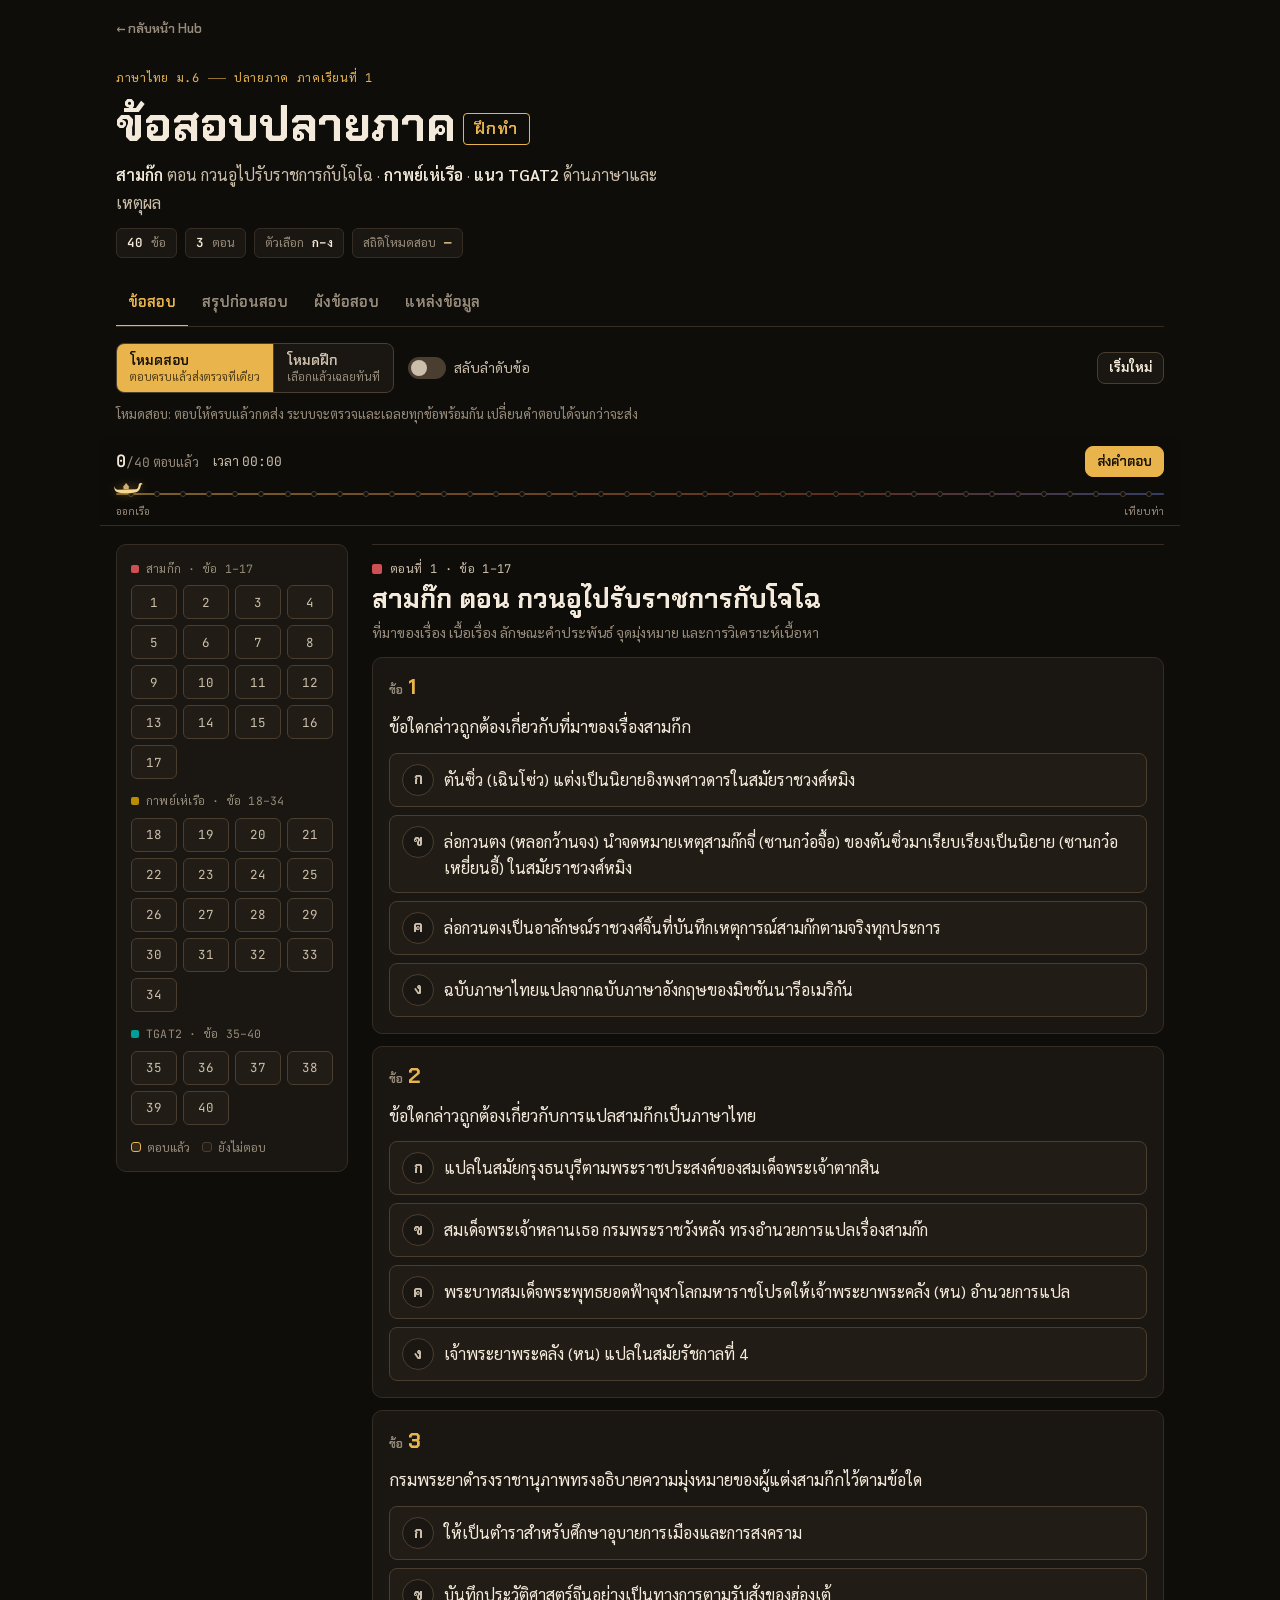
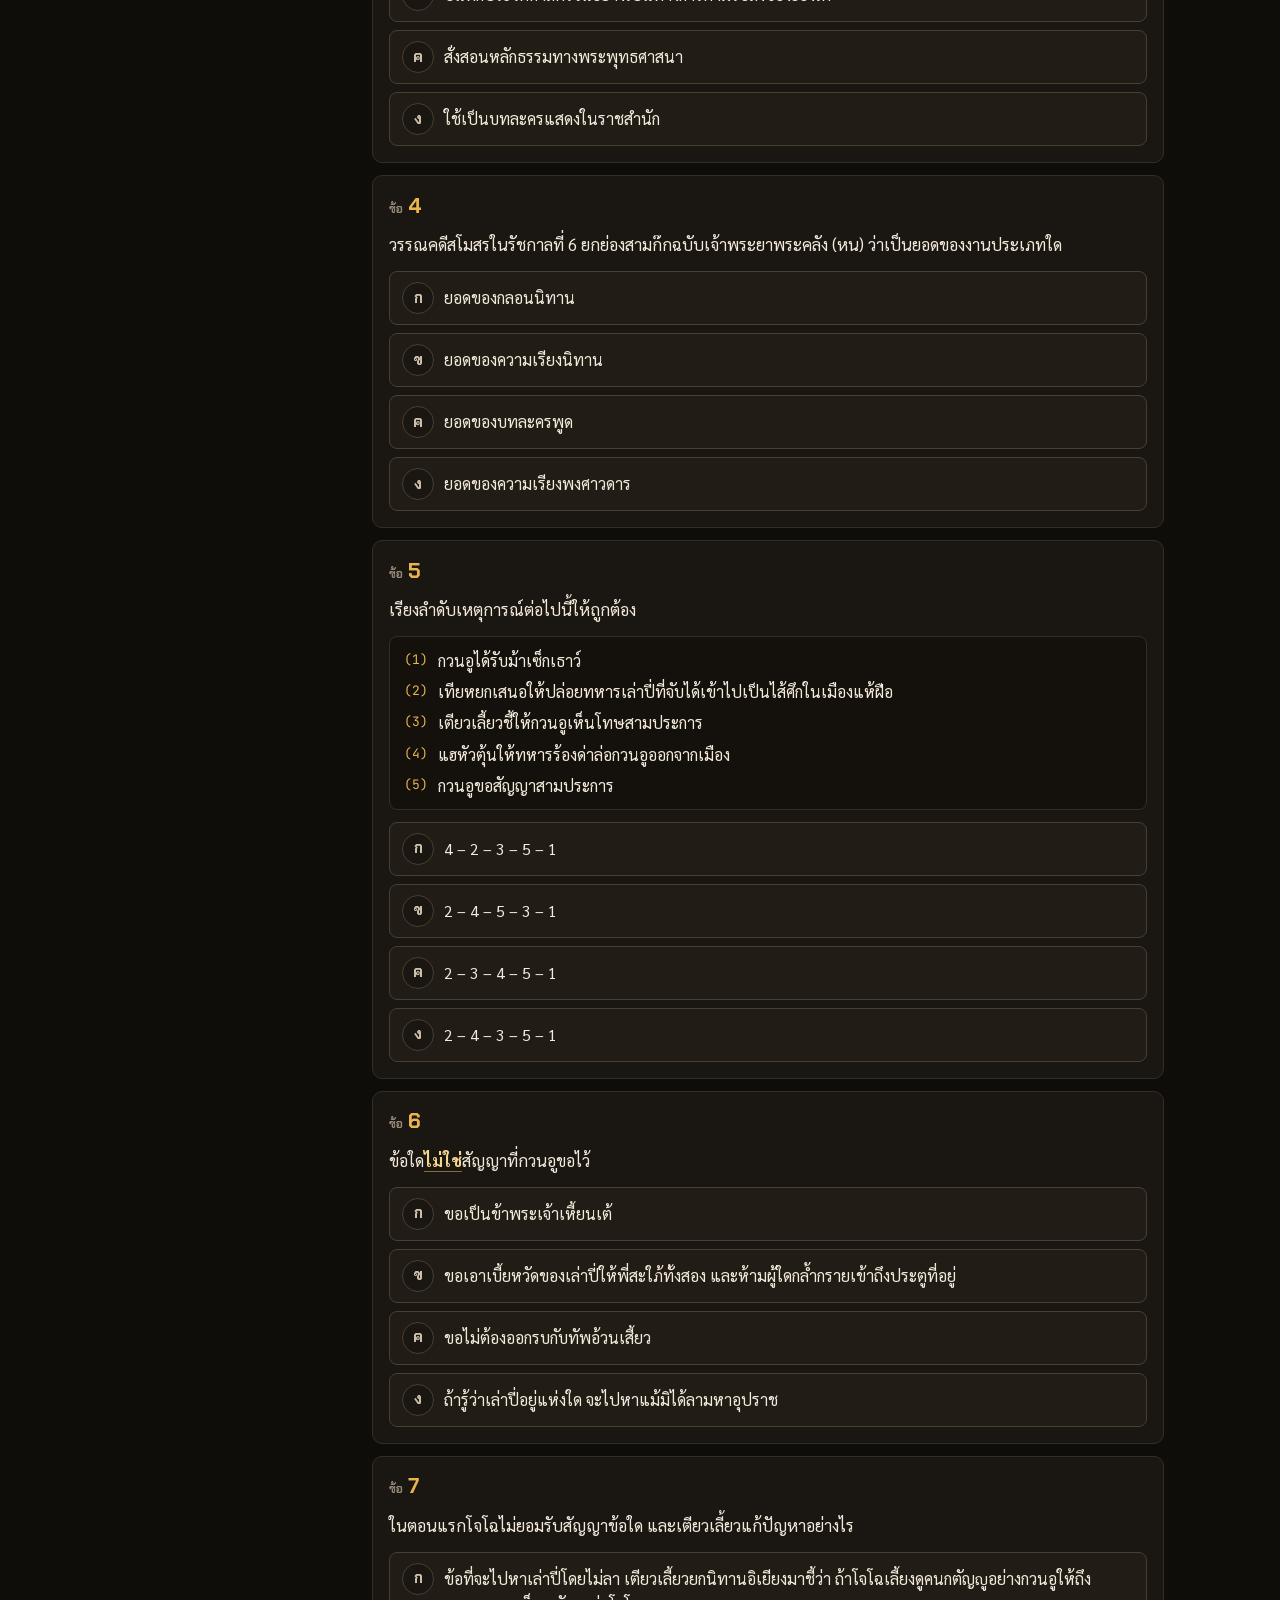
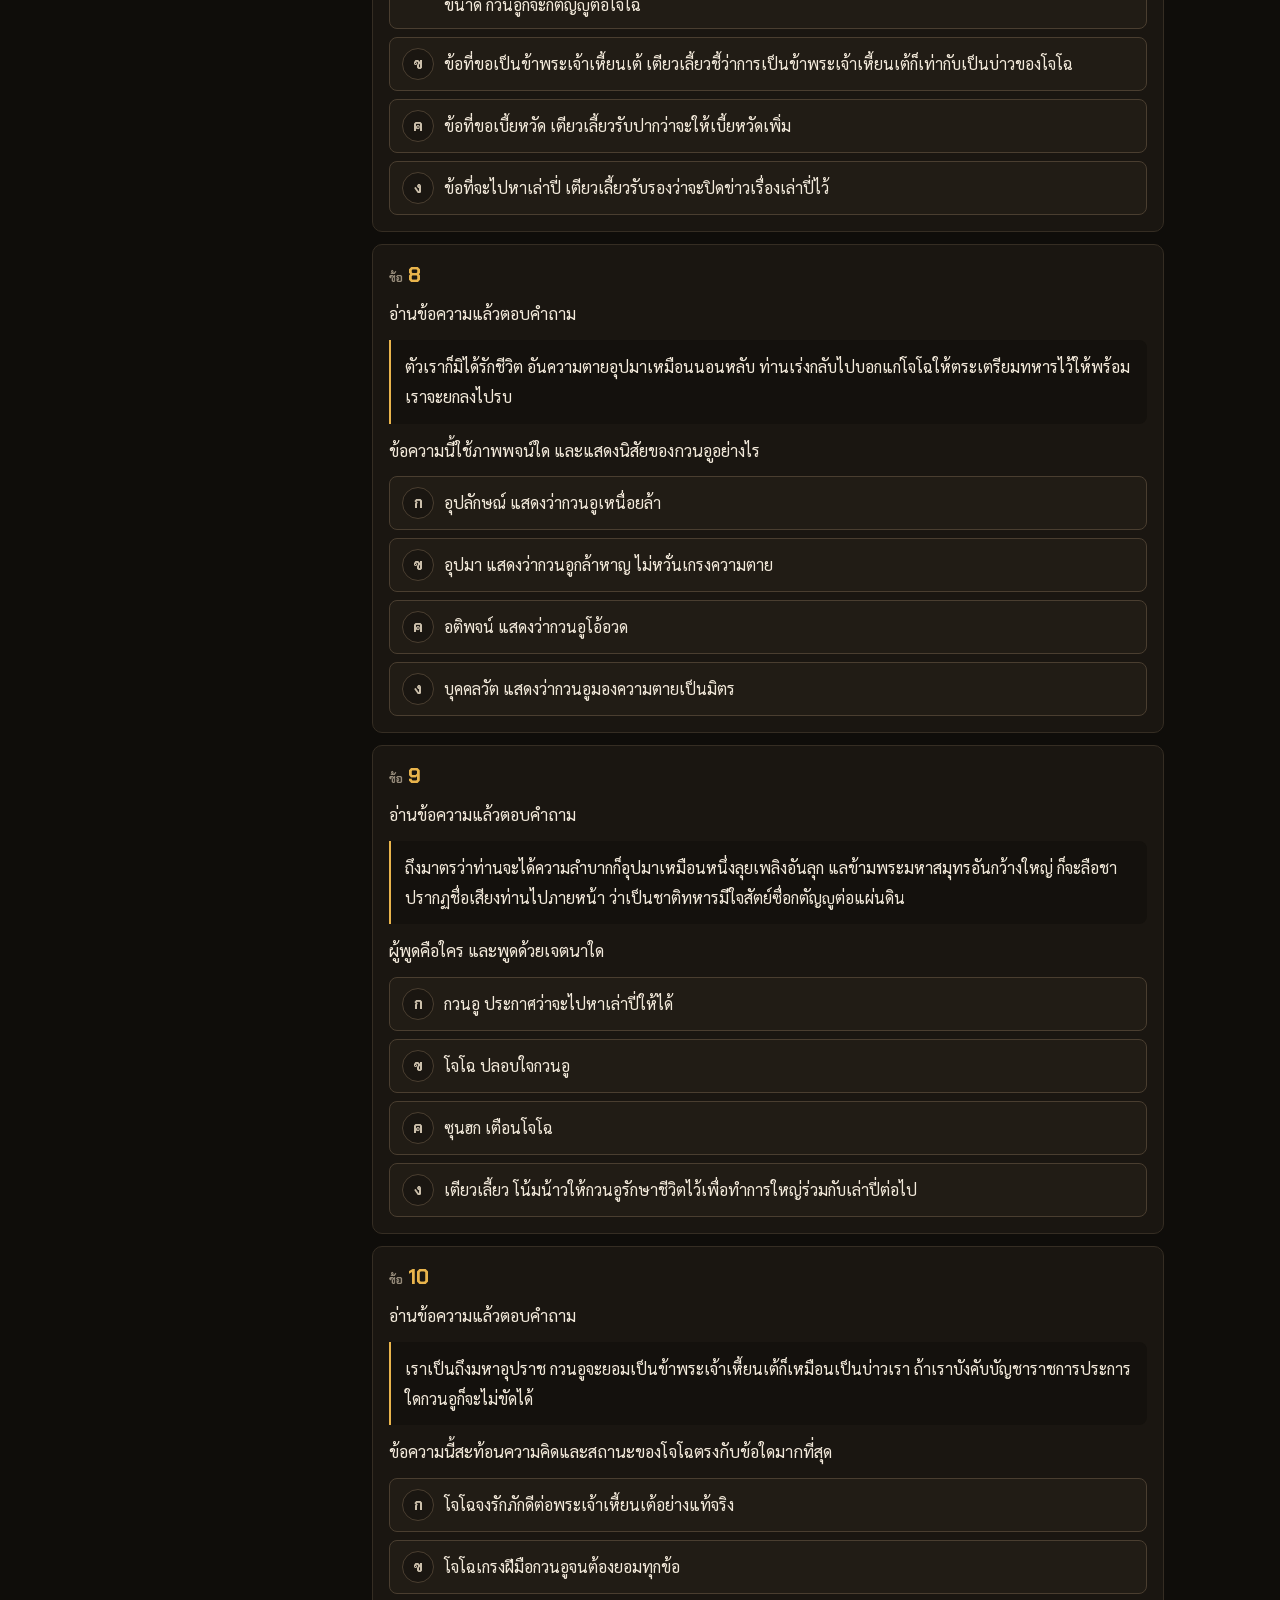
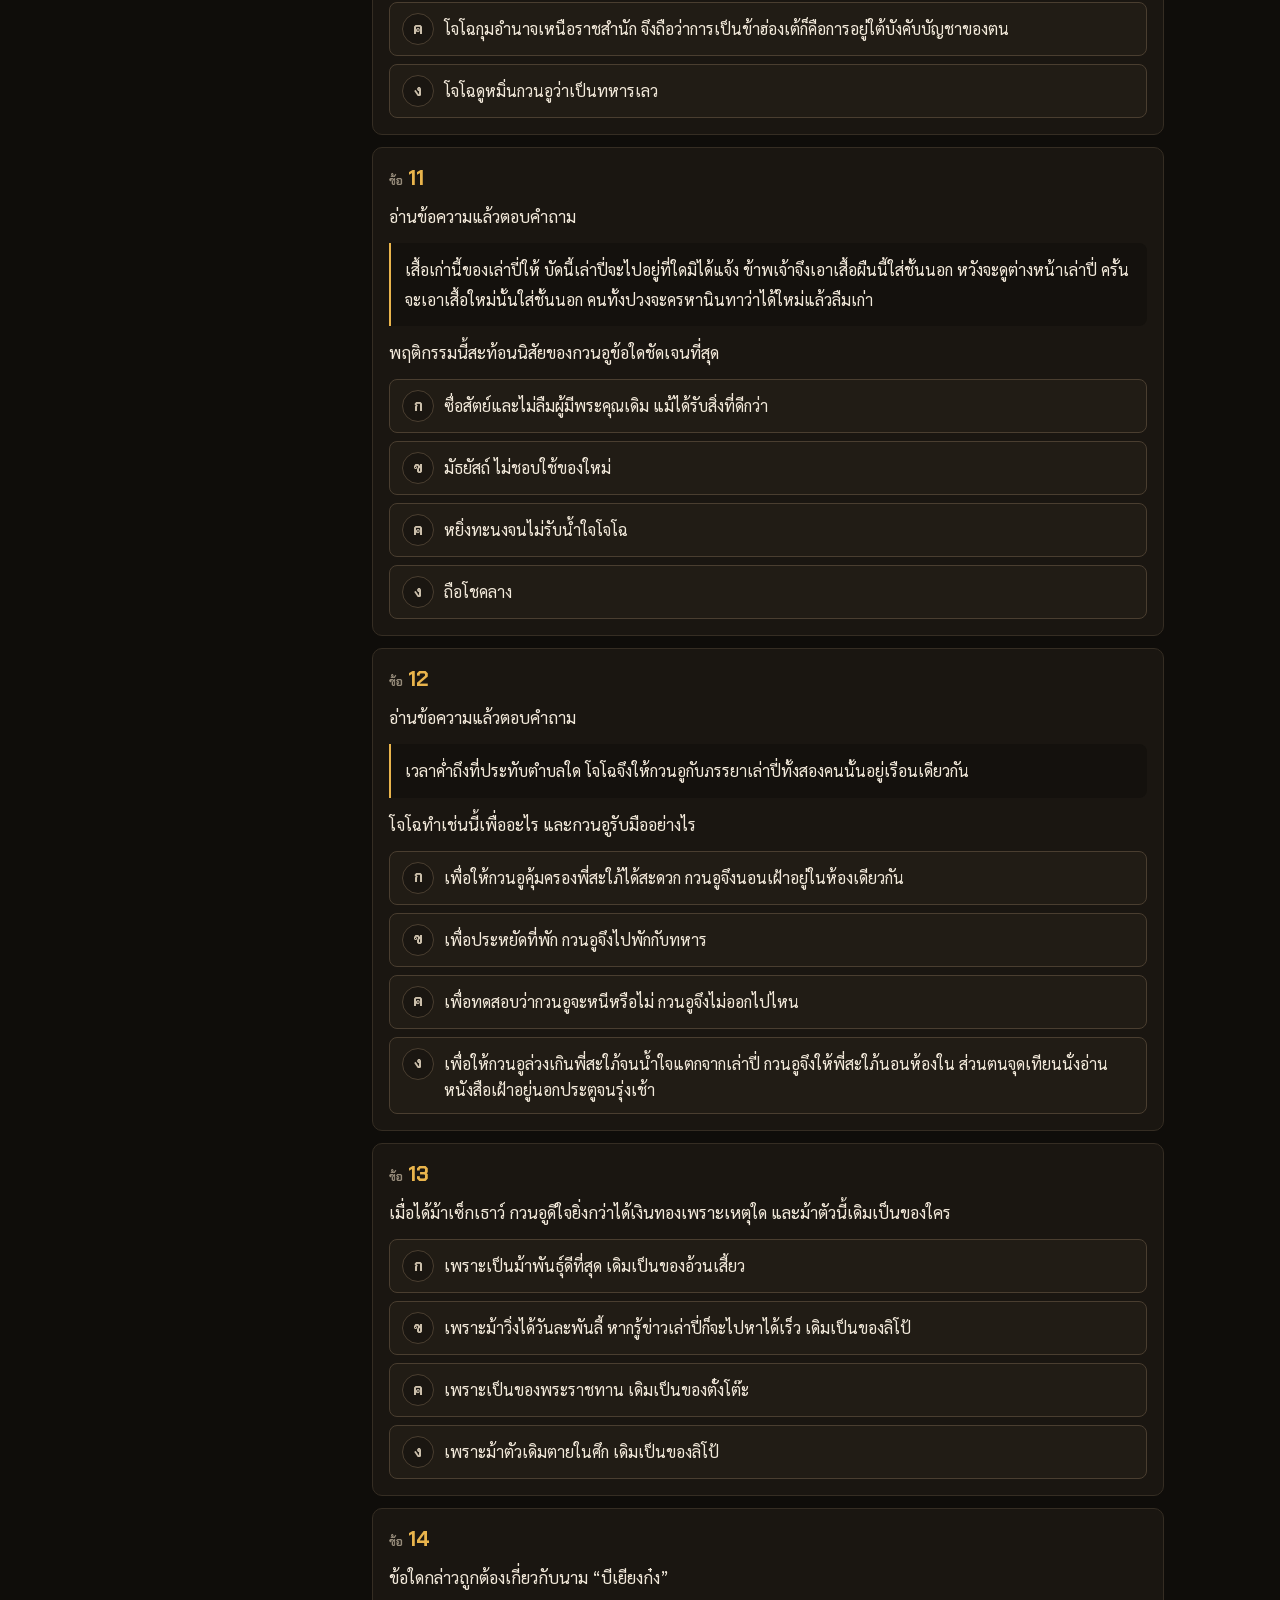
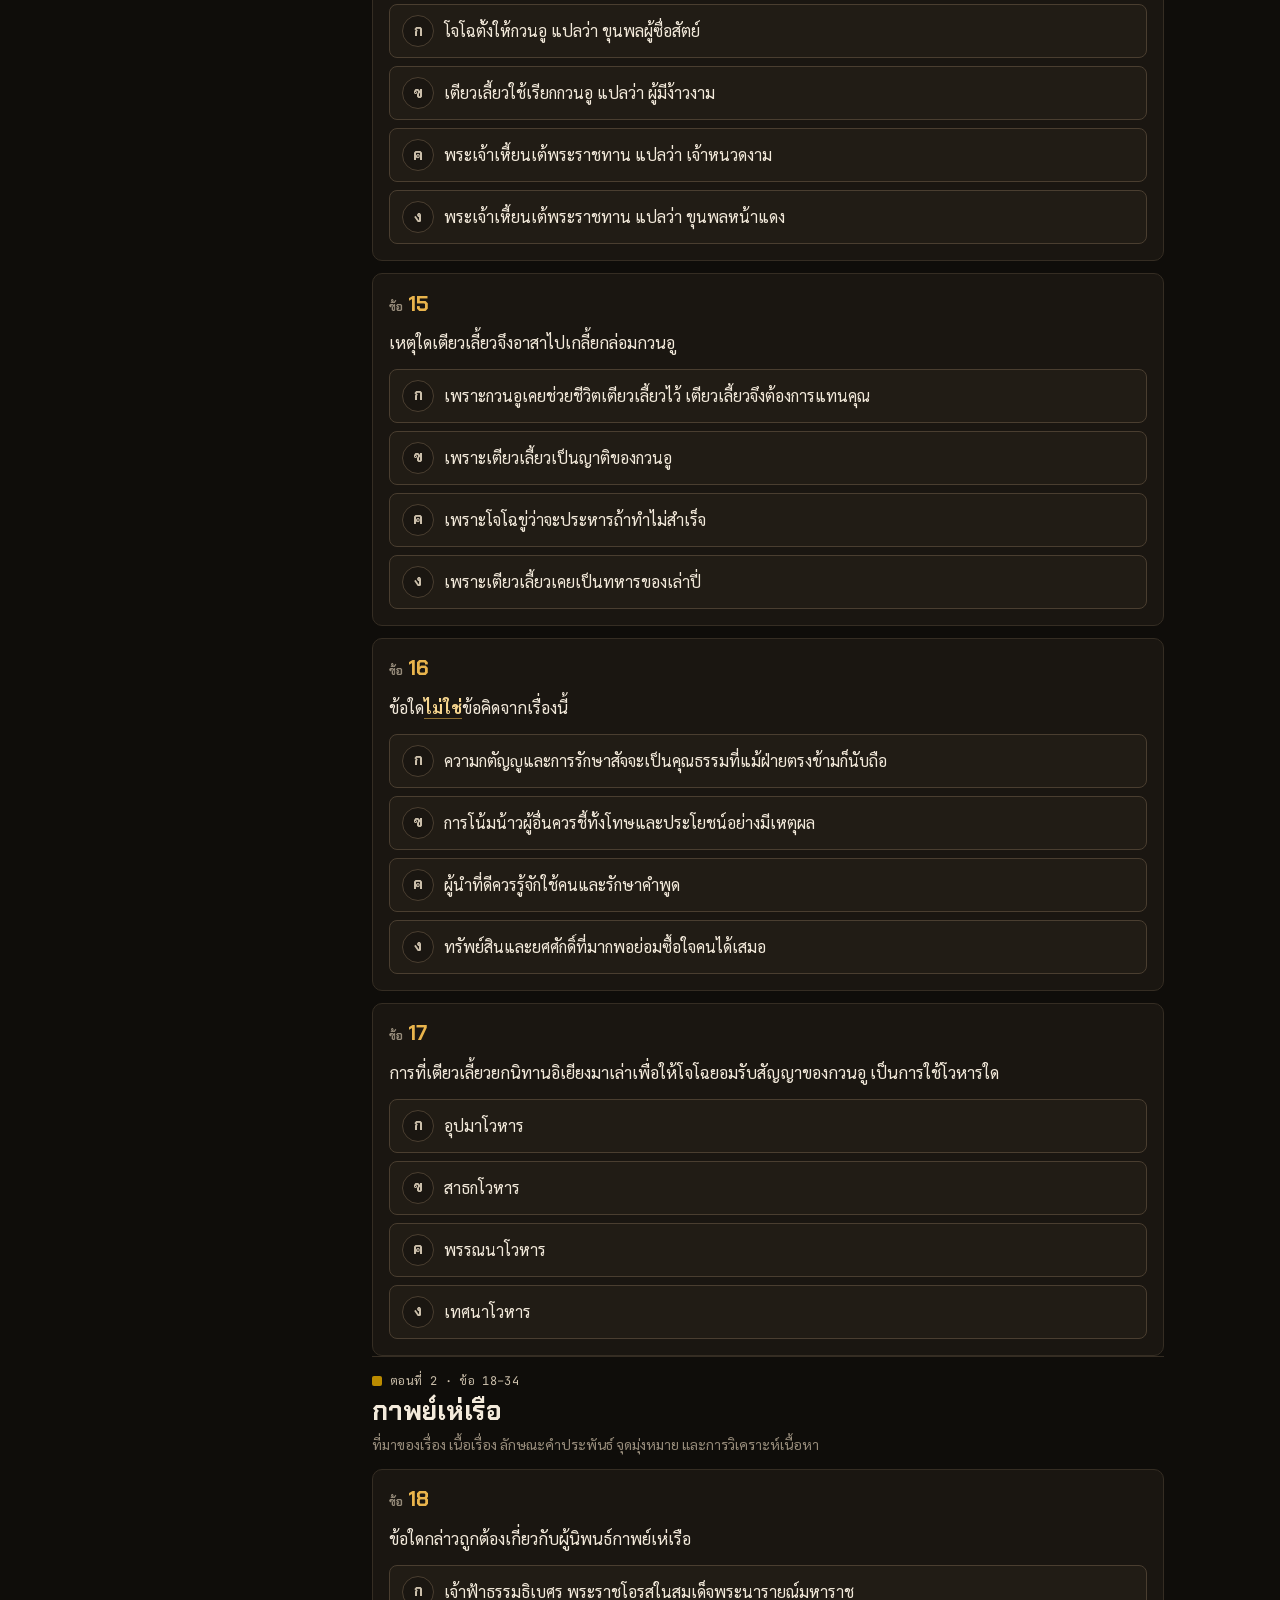
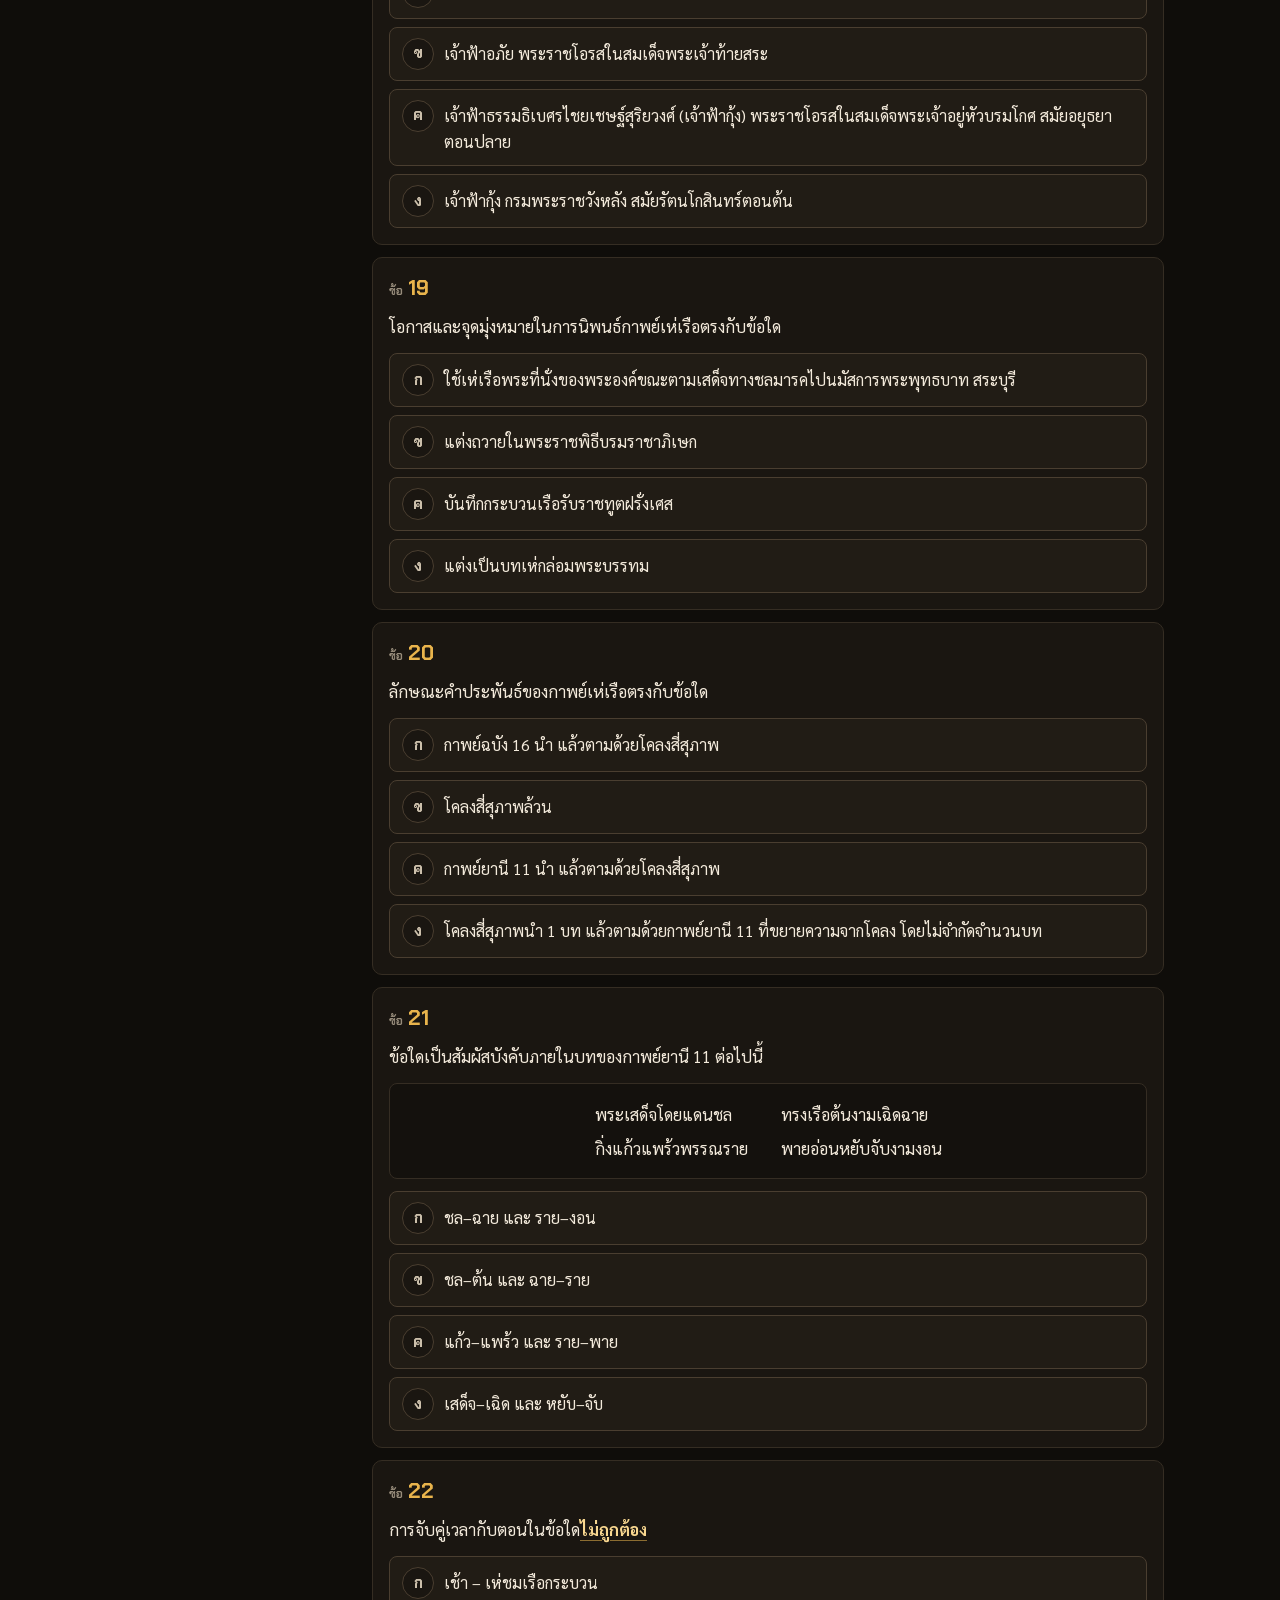
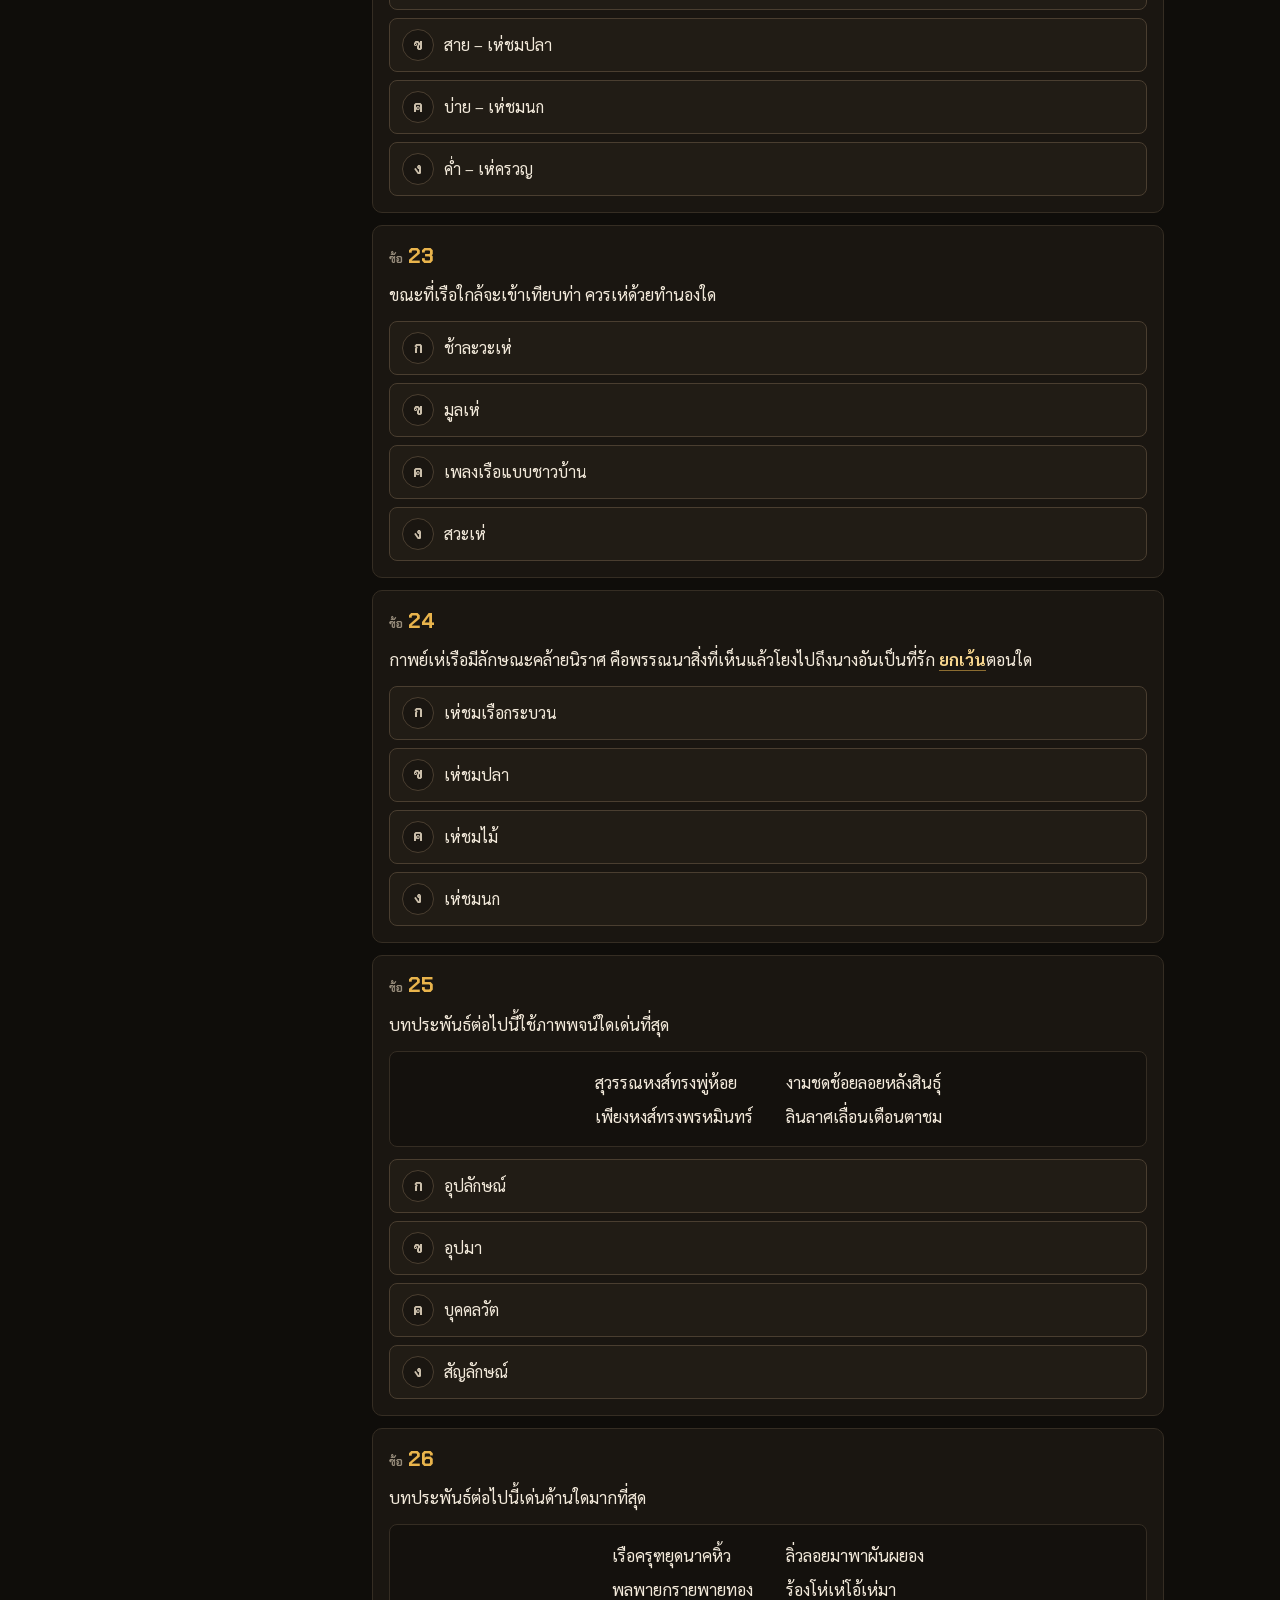
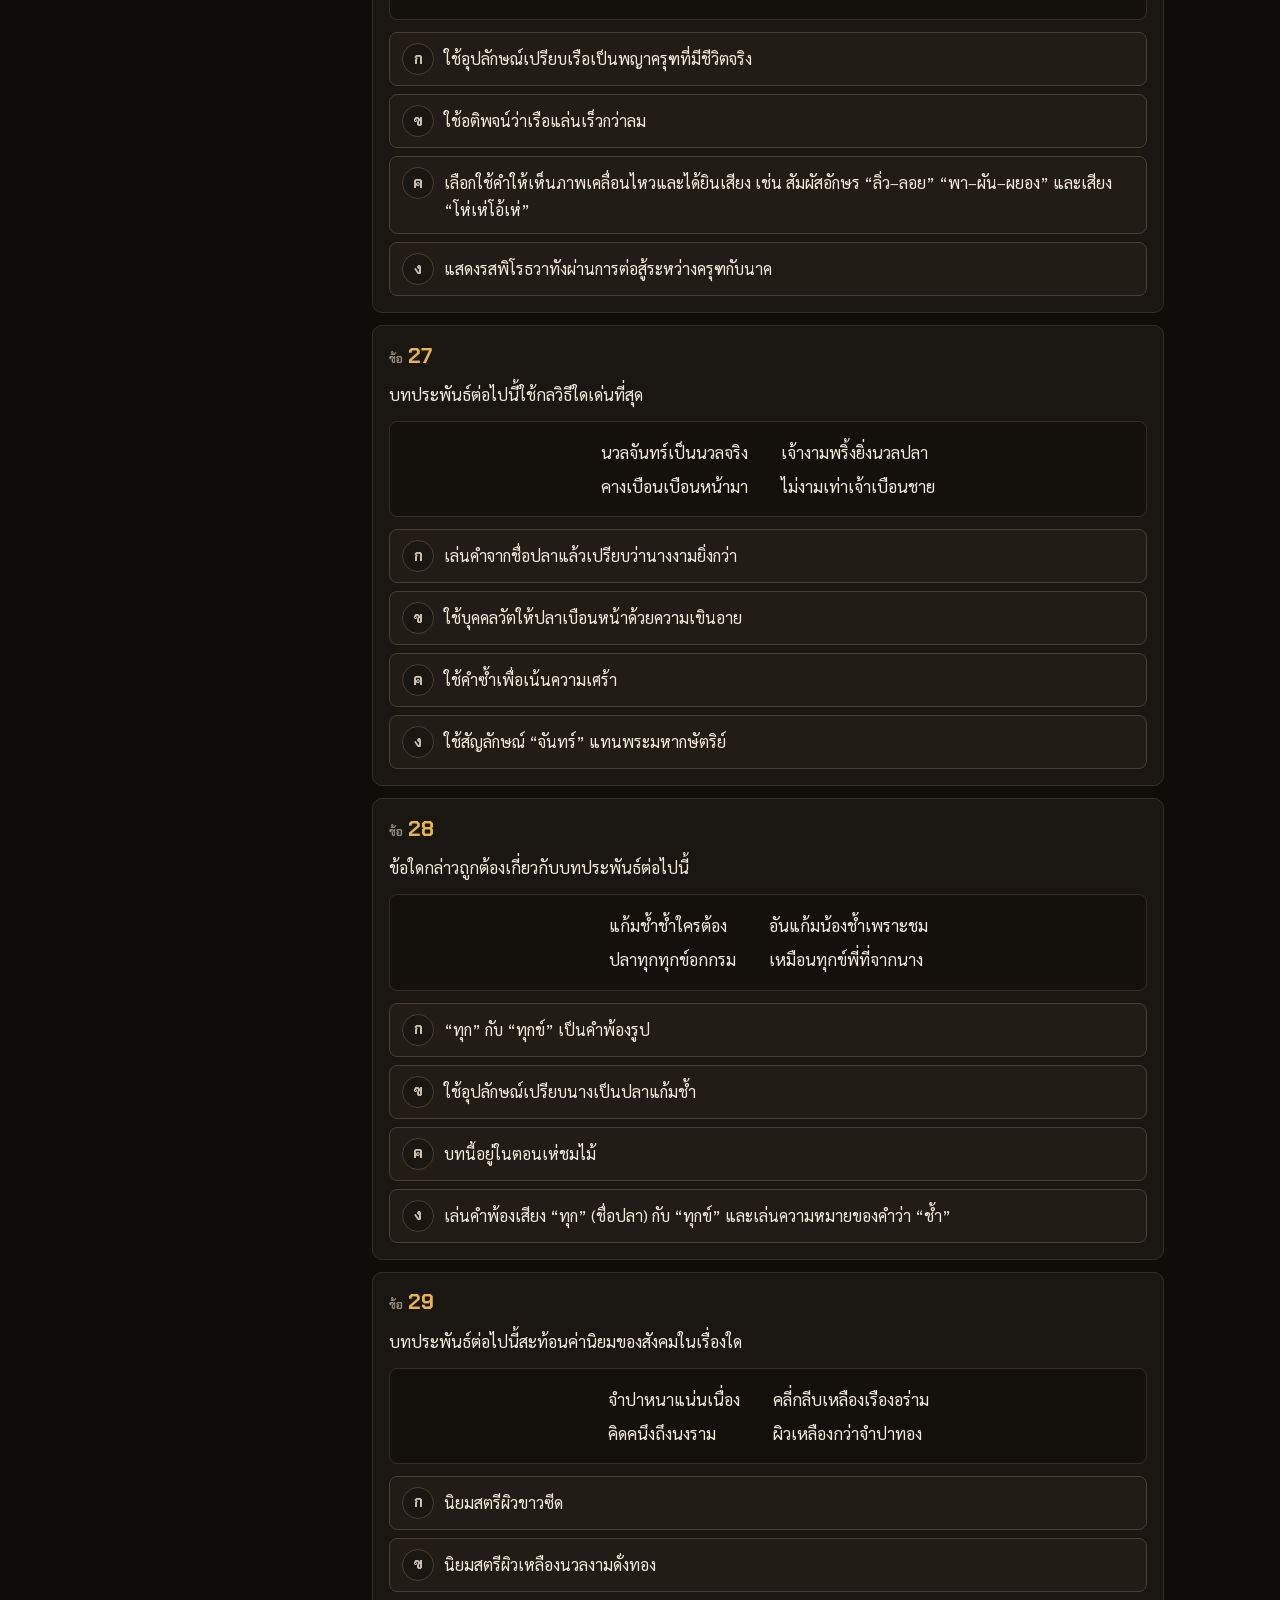
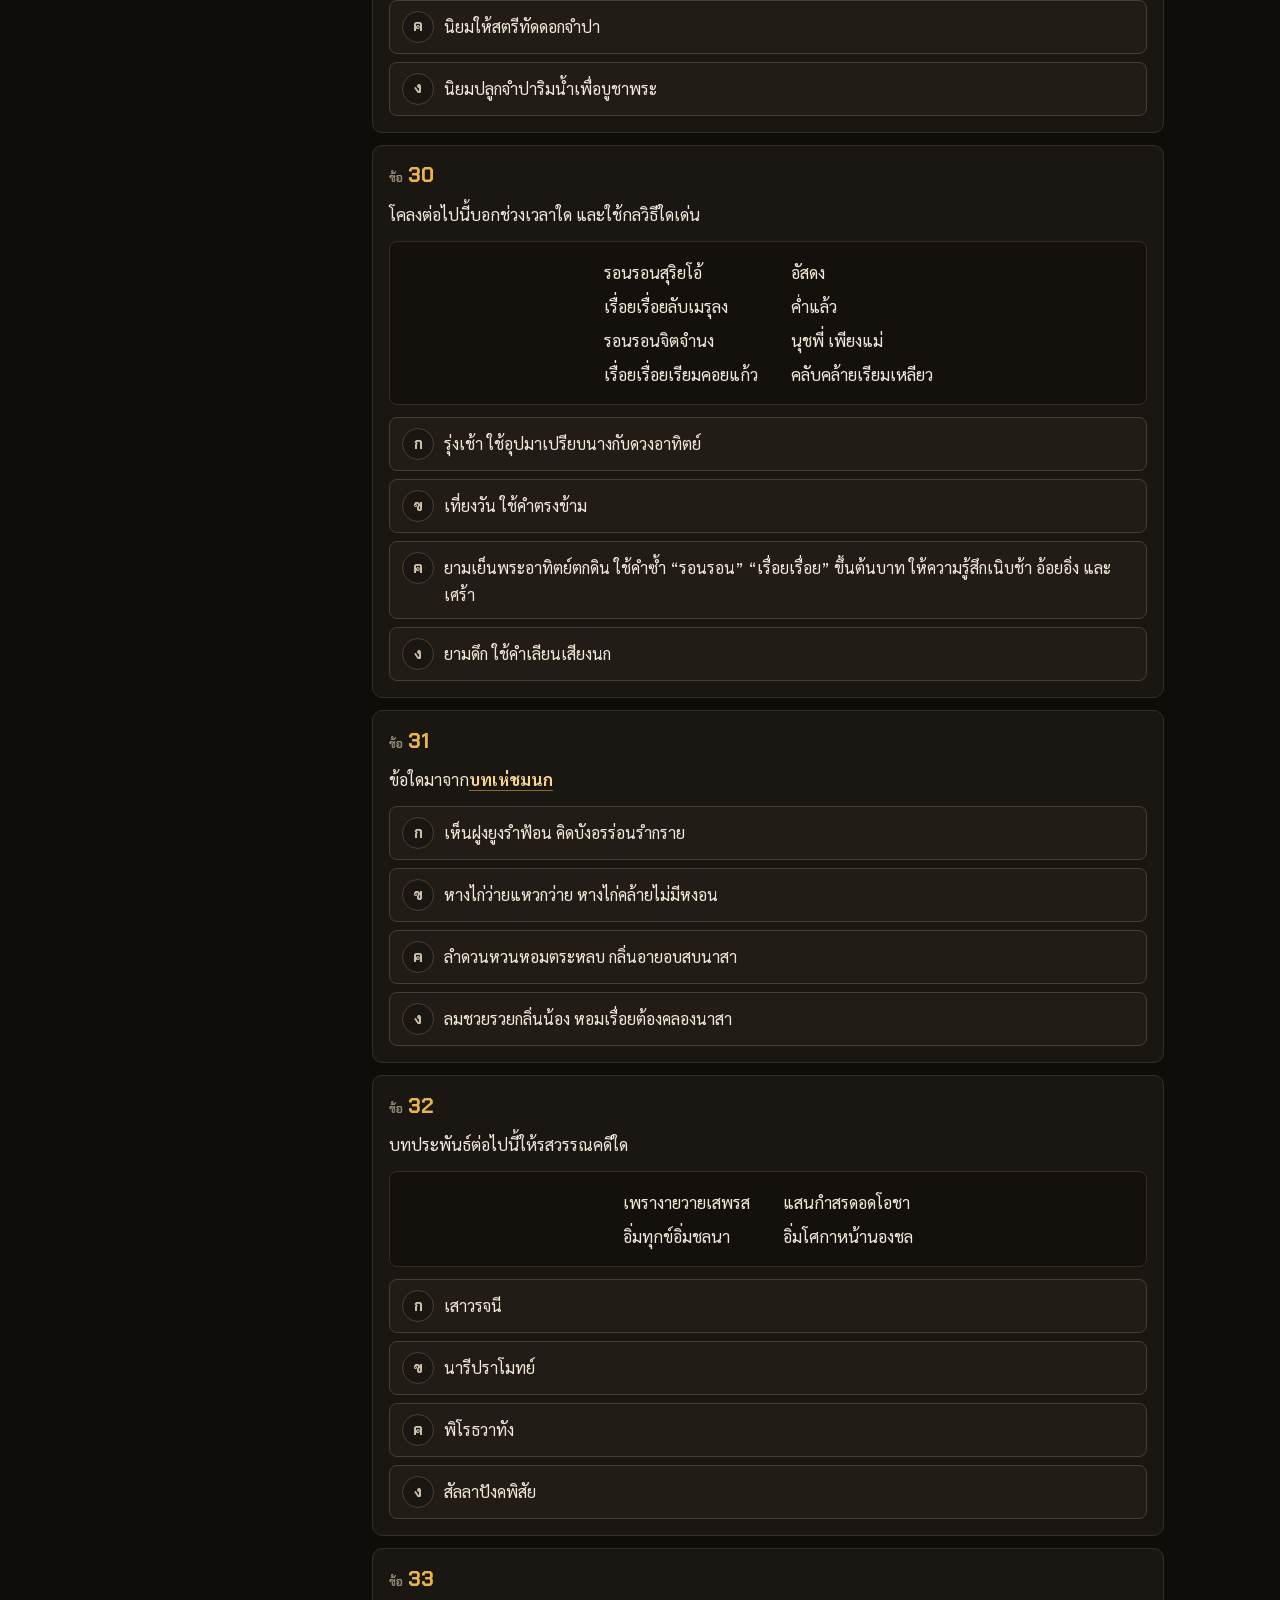
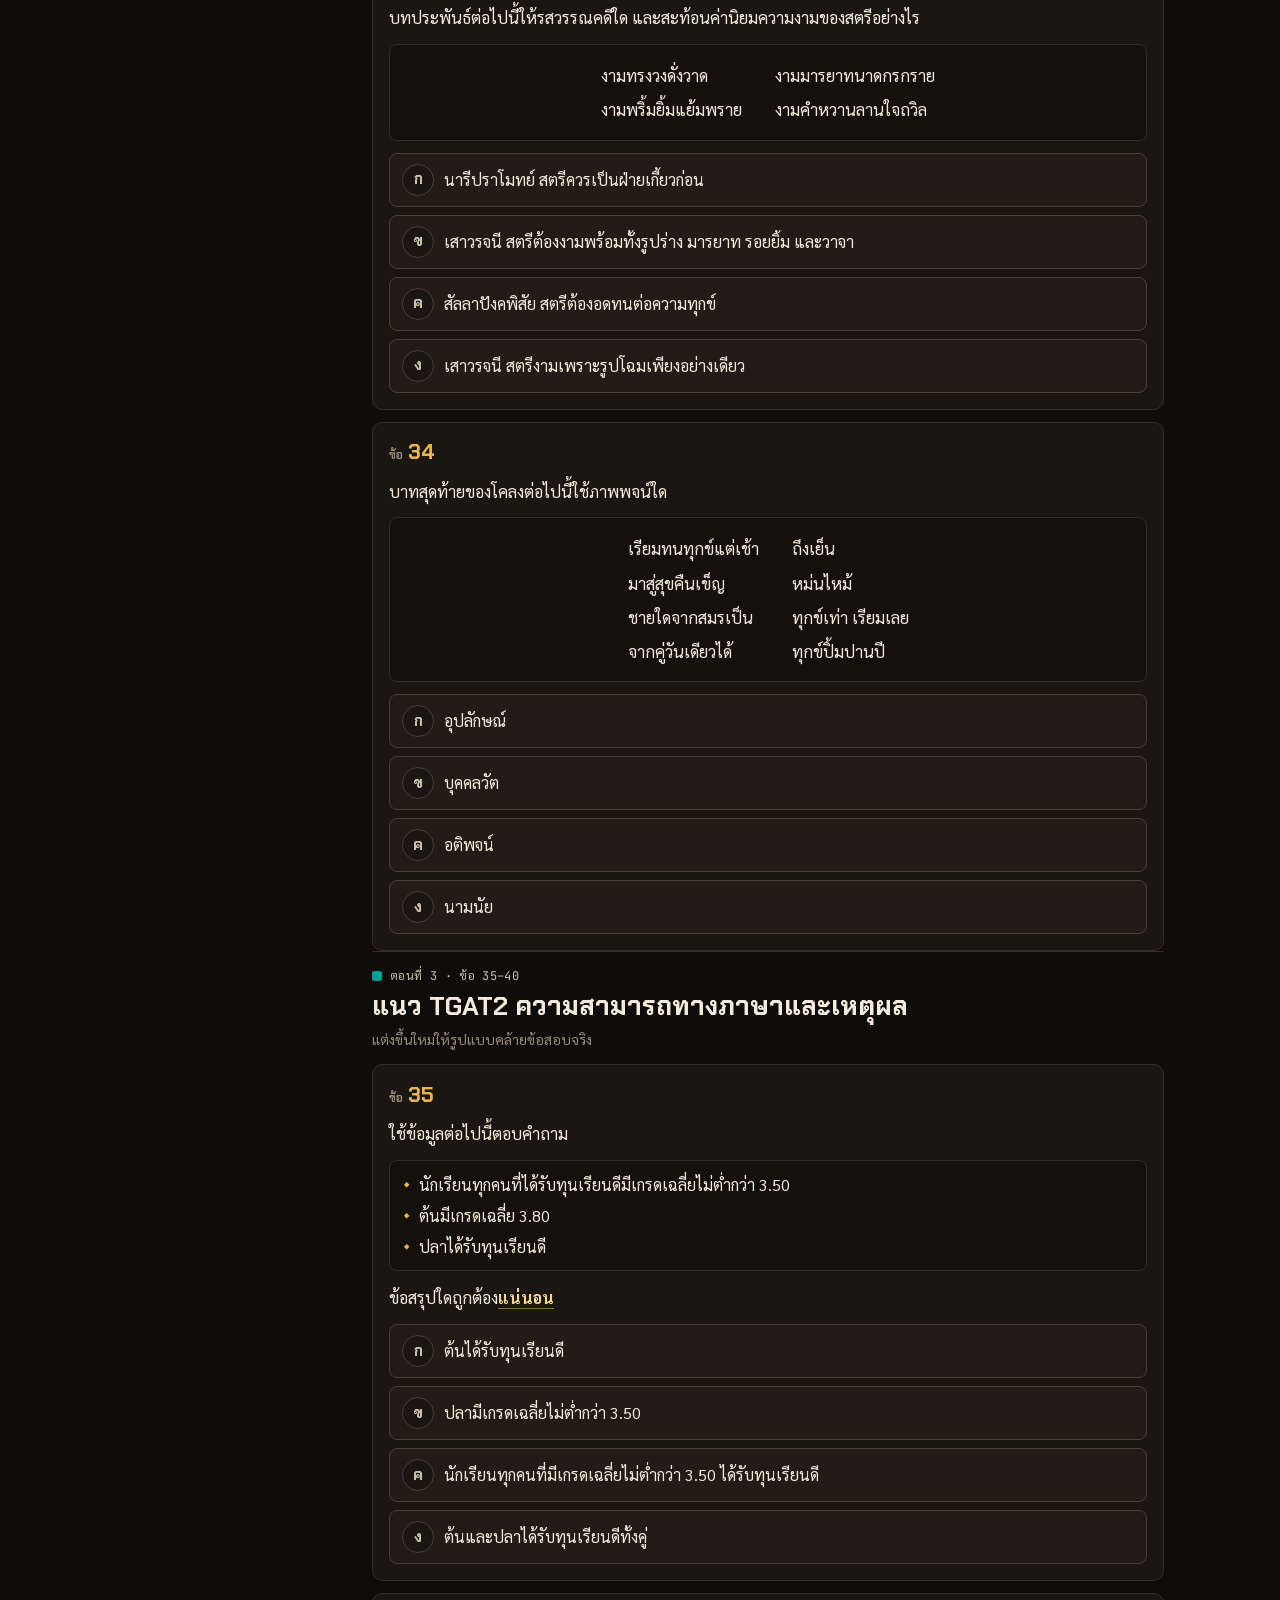
<file: thai-final-exam.html>
<!doctype html>
<html lang="th">
<head>
<meta charset="utf-8">
<meta name="viewport" content="width=device-width, initial-scale=1, viewport-fit=cover">
<title>ข้อสอบปลายภาค ภาษาไทย ม.6</title>
<meta name="description" content="ข้อสอบฝึก 40 ข้อ สามก๊ก ตอน กวนอูไปรับราชการกับโจโฉ กาพย์เห่เรือ และแนว TGAT2 ตรวจคะแนนทันที พร้อมเฉลยและสรุปก่อนสอบ">
<meta property="og:type" content="website">
<meta property="og:title" content="ข้อสอบปลายภาค ภาษาไทย ม.6 (ฝึกทำ)">
<meta property="og:description" content="40 ข้อ · สามก๊ก · กาพย์เห่เรือ · แนว TGAT2 · ตรวจคะแนนทันที พร้อมเฉลยและเหตุผล">
<meta property="og:url" content="https://a-lo007.github.io/tcas70-guide/thai-final-exam.html">
<meta name="theme-color" content="#0f0d0a">
<link rel="preconnect" href="https://fonts.googleapis.com">
<link rel="preconnect" href="https://fonts.gstatic.com" crossorigin>
<link rel="stylesheet" href="https://fonts.googleapis.com/css2?family=Chakra+Petch:wght@500;600;700&family=JetBrains+Mono:wght@400;600&family=Sarabun:wght@400;500;600;700&display=swap">
<style>
:root{
  color-scheme:dark;
  --bg:#0f0d0a;
  --bg-2:#14110d;
  --panel:#1a1611;
  --raised:#211c15;
  --line:#352d23;
  --line-2:#4a3e30;
  --ink:#f3eadb;
  --ink-2:#cbbfab;
  --muted:#978c7b;
  --gold:#e9b44c;
  --gold-2:#f7d68f;
  --gold-soft:rgba(233,180,76,.13);
  --on-gold:#1b1407;
  --p1:#ce5053;
  --p2:#bb8b00;
  --p3:#00a099;
  --ok:#63d396;
  --ok-soft:rgba(99,211,150,.11);
  --on-ok:#0b1a11;
  --bad:#ff7b6c;
  --bad-soft:rgba(255,123,108,.11);
  --on-bad:#2a0d09;
  --sky1:#f0c35e;
  --sky2:#f5e2a0;
  --sky3:#e99d43;
  --sky4:#d8603f;
  --sky5:#5566b0;
  --r:10px;
  --hud-h:96px;
  --f-display:"Chakra Petch","Sarabun","Leelawadee UI","Thonburi",system-ui,sans-serif;
  --f-body:"Sarabun","Leelawadee UI","Thonburi","Noto Sans Thai",system-ui,sans-serif;
  --f-mono:"JetBrains Mono","Sarabun",ui-monospace,SFMono-Regular,Menlo,Consolas,monospace;
}
*,*::before,*::after{box-sizing:border-box}
html{background:var(--bg);-webkit-text-size-adjust:100%;text-size-adjust:100%}
body{
  margin:0;background:var(--bg);color:var(--ink);
  font-family:var(--f-body);font-size:16px;line-height:1.7;
  background-image:radial-gradient(1100px 480px at 8% -10%,rgba(233,180,76,.08),transparent 62%),radial-gradient(800px 420px at 100% -6%,rgba(92,198,193,.045),transparent 58%);
  background-repeat:no-repeat;
}
[hidden]{display:none!important}
::selection{background:rgba(233,180,76,.35);color:var(--ink)}
a{color:var(--gold-2);text-underline-offset:3px}
a:hover{color:var(--gold)}
button{font:inherit;color:inherit}
:focus-visible{outline:2px solid var(--gold-2);outline-offset:2px}
.sr{position:absolute!important;width:1px;height:1px;padding:0;margin:-1px;overflow:hidden;clip:rect(0 0 0 0);white-space:nowrap;border:0}
.wrap{max-width:1080px;margin:0 auto;padding-inline:16px;padding-block:0 64px}
.small{margin:0;font-size:13.5px;color:var(--muted)}
.hub-back{display:inline-block;margin-top:18px;font-family:var(--f-display);font-weight:600;font-size:13px;color:var(--muted);text-decoration:none}
.hub-back:hover{color:var(--gold)}

/* ---------- hero ---------- */
.hero{display:grid;gap:10px;padding-block:28px 12px}
.eyebrow{display:flex;flex-wrap:wrap;align-items:center;gap:8px;font-family:var(--f-mono);font-size:12px;letter-spacing:.06em;color:var(--gold)}
.eyebrow i{display:inline-block;width:18px;height:1px;background:var(--gold);opacity:.6}
.title{margin:0;font-family:var(--f-display);font-weight:700;font-size:clamp(30px,7.4vw,46px);line-height:1.15;text-wrap:balance}
.title .chip{display:inline-block;vertical-align:.42em;margin-left:.4em;padding:.42em .7em;font-size:.36em;font-weight:600;line-height:1;letter-spacing:.04em;color:var(--gold);border:1px solid var(--gold);border-radius:4px}
.lede{margin:0;max-width:62ch;color:var(--ink-2)}
.lede b{color:var(--ink);font-weight:600}
.stats{display:flex;flex-wrap:wrap;gap:8px;margin-top:2px}
.stat{padding:5px 10px;font-family:var(--f-mono);font-size:12.5px;line-height:1.45;color:var(--muted);background:var(--panel);border:1px solid var(--line);border-radius:6px}
.stat b{color:var(--ink);font-weight:600}
.stat.best b{color:var(--gold-2)}

/* ---------- tabs ---------- */
.tabs{display:flex;gap:2px;margin-block:10px 16px;border-bottom:1px solid var(--line);overflow-x:auto;scrollbar-width:none}
.tabs::-webkit-scrollbar{display:none}
.tab{flex:none;margin-bottom:-1px;padding:10px 12px;background:none;border:0;border-bottom:2px solid transparent;font-family:var(--f-display);font-weight:600;font-size:15px;color:var(--muted);white-space:nowrap;cursor:pointer}
.tab:hover{color:var(--ink)}
.tab[aria-selected="true"]{color:var(--gold);border-bottom-color:var(--gold)}
@media (max-width:420px){.tab{padding:10px 8px;font-size:14px}}

/* ---------- buttons & controls ---------- */
.btn{display:inline-flex;align-items:center;justify-content:center;gap:6px;padding:8px 14px;font-family:var(--f-display);font-weight:600;font-size:14px;line-height:1.3;color:var(--ink);background:var(--panel);border:1px solid var(--line-2);border-radius:8px;cursor:pointer;transition:border-color .15s,background .15s,color .15s}
.btn:hover{border-color:var(--gold)}
.btn.sm{padding:6px 11px;font-size:13.5px}
.btn.lg{padding:12px 22px;font-size:16px}
.btn.primary{color:var(--on-gold);background:var(--gold);border-color:var(--gold)}
.btn.primary:hover{background:var(--gold-2);border-color:var(--gold-2)}
.btn.armed,.btn.armed:hover{color:var(--on-bad);background:var(--bad);border-color:var(--bad)}
.btn[aria-pressed="true"]{color:var(--gold-2);background:var(--gold-soft);border-color:var(--gold)}
.setup{display:flex;flex-wrap:wrap;align-items:center;gap:10px 14px;margin-bottom:12px}
.setup .grow{flex:1 1 auto}
.setup-hint{flex-basis:100%;margin:0;font-size:13px;color:var(--muted)}
.seg{display:inline-flex;overflow:hidden;background:var(--panel);border:1px solid var(--line-2);border-radius:8px}
.seg button{padding:7px 13px;background:none;border:0;font-family:var(--f-display);font-weight:600;font-size:14px;line-height:1.3;text-align:left;color:var(--ink-2);cursor:pointer}
.seg button+button{border-left:1px solid var(--line-2)}
.seg button small{display:block;font-family:var(--f-body);font-weight:400;font-size:11.5px;color:var(--muted)}
.seg button[aria-pressed="true"]{color:var(--on-gold);background:var(--gold)}
.seg button[aria-pressed="true"] small{color:rgba(27,20,7,.72)}
.seg button:disabled{cursor:not-allowed}
.seg button:disabled:not([aria-pressed="true"]){opacity:.45}
.toggle{display:inline-flex;align-items:center;gap:8px;font-size:14px;color:var(--ink-2);cursor:pointer;user-select:none}
.toggle input{appearance:none;-webkit-appearance:none;position:relative;flex:none;width:38px;height:22px;margin:0;background:var(--line-2);border-radius:22px;cursor:pointer;transition:background .2s}
.toggle input::after{content:"";position:absolute;top:3px;left:3px;width:16px;height:16px;background:var(--ink-2);border-radius:50%;transition:transform .2s,background .2s}
.toggle input:checked{background:var(--gold)}
.toggle input:checked::after{transform:translateX(16px);background:var(--on-gold)}

/* ---------- HUD (sticky progress) ---------- */
.hud{position:sticky;top:env(safe-area-inset-top,0px);z-index:30;margin-inline:-16px;padding:9px 16px 6px;background:rgba(15,13,10,.94);-webkit-backdrop-filter:blur(8px);backdrop-filter:blur(8px);border-bottom:1px solid var(--line)}
.hud-row{display:flex;flex-wrap:wrap;align-items:center;gap:8px 14px}
.hud-row .grow{flex:1 1 0}
.hud-count,.hud-live,.hud-time{font-family:var(--f-mono);font-size:13px;white-space:nowrap;font-variant-numeric:tabular-nums}
.hud-count{color:var(--muted)}
.hud-count b{font-size:17px;font-weight:600;color:var(--ink)}
.hud-live .okc{color:var(--ok)}
.hud-live .badc{color:var(--bad)}
.hud-time{color:var(--ink-2)}
.hud .lbl{font-family:var(--f-body)}
.hud-msg{margin:6px 0 0;font-size:13px;line-height:1.5;color:var(--gold-2)}
.river{position:relative;height:22px;margin-top:6px}
.river::before{content:"";position:absolute;left:0;right:0;top:50%;height:2px;margin-top:-1px;border-radius:2px;background:linear-gradient(90deg,rgba(233,180,76,.5),rgba(216,96,63,.4) 68%,rgba(85,102,176,.55))}
.beads{position:absolute;inset:0 12px;display:flex;align-items:center;justify-content:space-between}
.bead{flex:none;width:6px;height:6px;background:var(--bg);border:1px solid var(--line-2);border-radius:50%}
.bead.ans{background:var(--gold);border-color:var(--gold)}
.bead.ok{background:var(--ok);border-color:var(--ok)}
.bead.bad{background:var(--bad);border-color:var(--bad)}
.bead.skip{border-color:var(--muted);border-style:dashed}
.boat{position:absolute;top:-2px;left:12px;width:30px;height:15px;margin-left:-15px;color:var(--gold-2);filter:drop-shadow(0 0 5px rgba(233,180,76,.4));pointer-events:none;transition:left .45s cubic-bezier(.3,.7,.2,1)}
.river-ends{display:flex;justify-content:space-between;font-family:var(--f-mono);font-size:10.5px;line-height:1.3;color:var(--muted)}
.pal-drawer{margin-top:8px;max-height:min(58vh,420px);overflow:auto;padding:12px;background:var(--panel);border:1px solid var(--line);border-radius:var(--r)}
@media (max-width:520px){.hud .lbl{display:none}}

/* ---------- question palette ---------- */
.pal-group+.pal-group{margin-top:12px}
.pal-head{display:flex;align-items:center;gap:7px;margin-bottom:7px;font-family:var(--f-mono);font-size:11.5px;letter-spacing:.02em;color:var(--muted)}
.pal-head i{flex:none;width:8px;height:8px;background:var(--pc);border-radius:2px}
.pal-grid{display:grid;grid-template-columns:repeat(auto-fill,minmax(38px,1fr));gap:6px}
.pal-btn{height:34px;padding:0;font-family:var(--f-mono);font-size:12.5px;color:var(--ink-2);background:var(--raised);border:1px solid var(--line-2);border-radius:6px;cursor:pointer;font-variant-numeric:tabular-nums}
.pal-btn:hover{color:var(--ink);border-color:var(--gold)}
.pal-btn.ans{color:var(--gold-2);background:var(--gold-soft);border-color:var(--gold)}
.pal-btn.ok{color:var(--ok);background:var(--ok-soft);border-color:var(--ok)}
.pal-btn.bad{color:var(--bad);background:var(--bad-soft);border-color:var(--bad)}
.pal-btn.skip{color:var(--muted);border-style:dashed}
.pal-btn.ok::after{content:"✓";margin-left:1px;font-size:10px}
.pal-btn.bad::after{content:"✗";margin-left:1px;font-size:10px}
.pal-legend{display:flex;flex-wrap:wrap;gap:6px 12px;margin-top:12px;font-size:12px;color:var(--muted)}
.pal-legend span{display:inline-flex;align-items:center;gap:6px}
.pal-legend i{width:10px;height:10px;background:var(--raised);border:1px solid var(--line-2);border-radius:3px}
.pal-legend .l-ans{background:var(--gold-soft);border-color:var(--gold)}
.pal-legend .l-ok{background:var(--ok-soft);border-color:var(--ok)}
.pal-legend .l-bad{background:var(--bad-soft);border-color:var(--bad)}
.pal-legend .l-skip{border-style:dashed;border-color:var(--muted)}

/* ---------- exam layout ---------- */
.exam-grid{display:grid;grid-template-columns:minmax(0,1fr);gap:24px;margin-top:18px}
.side{display:none}
.main{display:grid;gap:30px;min-width:0;max-width:800px}
@media (min-width:1100px){
  .exam-grid{grid-template-columns:232px minmax(0,1fr)}
  .side{display:block;position:sticky;top:calc(var(--hud-h) + 16px);align-self:start;max-height:calc(100vh - var(--hud-h) - 32px);overflow:auto;padding:14px;background:var(--panel);border:1px solid var(--line);border-radius:var(--r)}
  #palBtn{display:none}
  .pal-drawer{display:none!important}
}
.part{display:grid;gap:12px}
.part-head{display:grid;gap:4px;padding-top:14px;border-top:1px solid var(--line)}
.part-tag{display:flex;align-items:center;gap:8px;font-family:var(--f-mono);font-size:12px;letter-spacing:.03em;color:var(--ink-2)}
.part-tag i{flex:none;width:10px;height:10px;background:var(--pc);border-radius:2px}
.part-head h2{margin:0;font-family:var(--f-display);font-weight:700;font-size:clamp(20px,4.8vw,26px);line-height:1.3;text-wrap:balance}
.part-head p{margin:0;font-size:14px;color:var(--muted)}
.qlist{display:grid;gap:12px}
.only-wrong .q.is-ok,.only-wrong .part.all-ok{display:none}

/* ---------- question card ---------- */
.q{display:grid;gap:12px;padding:16px;background:var(--panel);border:1px solid var(--line);border-radius:var(--r);scroll-margin-top:calc(var(--hud-h) + 12px)}
.q-head{display:flex;align-items:center;gap:10px;min-height:26px}
.qn{font-family:var(--f-display);font-weight:700;font-size:21px;line-height:1;color:var(--gold);font-variant-numeric:tabular-nums}
.qn small{margin-right:5px;font-size:12.5px;font-weight:600;color:var(--muted)}
.q-orig{font-family:var(--f-mono);font-size:11px;color:var(--muted)}
.verdict{margin-left:auto;display:inline-flex;align-items:center;gap:5px;padding:2px 10px;font-family:var(--f-display);font-weight:600;font-size:13px;line-height:1.4;border-radius:999px}
.verdict.ok{color:var(--ok);background:var(--ok-soft)}
.verdict.bad{color:var(--bad);background:var(--bad-soft)}
.verdict.skip{color:var(--muted);border:1px dashed var(--line-2)}
.q-text{margin:0;font-size:16.5px;line-height:1.75}
.q-text strong,.q-list strong{font-weight:700;color:var(--gold-2);text-decoration:underline;text-decoration-color:rgba(233,180,76,.55);text-underline-offset:4px}
.q-list{display:grid;gap:4px;margin:0;padding:10px 14px;list-style:none;background:var(--bg-2);border:1px solid var(--line);border-radius:8px}
.q-list li{display:grid;grid-template-columns:auto minmax(0,1fr);gap:10px}
.q-list .li-n{padding-top:2px;font-family:var(--f-mono);font-size:13px;color:var(--gold)}
.q-list.dots .li-n::before{content:"◆";font-size:9px}
blockquote.prose{margin:0;padding:12px 14px;font-size:16px;line-height:1.85;color:var(--ink);background:var(--bg-2);border-left:2px solid var(--gold);border-radius:0 8px 8px 0}
.verse{margin:0;padding:14px 16px;background:var(--bg-2);border:1px solid var(--line);border-radius:8px}
.verse-grid{display:grid;grid-template-columns:max-content max-content;justify-content:center;column-gap:2em;row-gap:2px;font-size:16.5px;line-height:1.95}
.verse-grid .w{white-space:nowrap}
@media (max-width:480px){
  .verse-grid{grid-template-columns:minmax(0,1fr);justify-content:start}
  .verse-grid .w1{padding-left:2.2em}
  .verse-grid .w0:not(:first-child){margin-top:6px}
}
mark.hl{color:inherit;background:none;border-radius:3px}
.q.revealed mark.hl{color:var(--gold-2);background:rgba(233,180,76,.2);box-shadow:0 0 0 2px rgba(233,180,76,.2)}
.opts{display:grid;gap:8px}
.opt{display:grid;grid-template-columns:32px minmax(0,1fr) auto;align-items:start;gap:10px;width:100%;padding:10px 12px;text-align:left;color:var(--ink);background:var(--raised);border:1px solid var(--line-2);border-radius:8px;cursor:pointer;transition:border-color .15s,background .15s,opacity .15s}
.opt .key{display:grid;place-items:center;width:32px;height:32px;font-family:var(--f-display);font-weight:700;font-size:15px;line-height:1;color:var(--ink-2);background:var(--panel);border:1px solid var(--line-2);border-radius:50%}
.opt .txt{padding-top:3px;font-size:16px;line-height:1.65}
.opt .flag{align-self:center;font-family:var(--f-display);font-weight:600;font-size:12px;white-space:nowrap}
.opt:hover{border-color:rgba(233,180,76,.6)}
.opt.sel{background:var(--gold-soft);border-color:var(--gold)}
.opt.sel .key{color:var(--on-gold);background:var(--gold);border-color:var(--gold)}
.q.revealed .opt{cursor:default}
.q.revealed .opt:hover{border-color:var(--line-2)}
.q.revealed .opt:not(.right):not(.wrong){opacity:.7}
.opt.right,.q.revealed .opt.right:hover{background:var(--ok-soft);border-color:var(--ok)}
.opt.right .key{color:var(--on-ok);background:var(--ok);border-color:var(--ok)}
.opt.right .flag{color:var(--ok)}
.opt.wrong,.q.revealed .opt.wrong:hover{background:var(--bad-soft);border-color:var(--bad)}
.opt.wrong .key{color:var(--on-bad);background:var(--bad);border-color:var(--bad)}
.opt.wrong .flag{color:var(--bad)}
.exp{display:grid;gap:10px;padding-top:12px;border-top:1px dashed var(--line-2)}
.exp-answer{margin:0;font-family:var(--f-display);font-weight:600;font-size:14.5px}
.exp-answer b{color:var(--ok)}
.exp dl{display:grid;gap:8px;margin:0}
.exp-row dt{font-family:var(--f-display);font-weight:600;font-size:13.5px;color:var(--gold)}
.exp-row.why dt{color:var(--ok)}
.exp-row.trap dt{color:var(--bad)}
.exp-row dd{margin:0;font-size:15.5px;line-height:1.75;color:var(--ink-2)}
.exp-meta{display:flex;flex-wrap:wrap;gap:6px}
.exp-meta span{padding:1px 9px;font-family:var(--f-mono);font-size:11.5px;line-height:1.6;color:var(--muted);border:1px solid var(--line);border-radius:999px}

/* ---------- results ---------- */
.results{position:relative;display:grid;gap:18px;padding:18px;background:linear-gradient(180deg,rgba(233,180,76,.08),rgba(233,180,76,.02));border:1px solid rgba(233,180,76,.55);border-radius:14px;scroll-margin-top:calc(var(--hud-h) + 12px)}
.results::before,.results::after{content:"";position:absolute;width:16px;height:16px;border:2px solid var(--gold);pointer-events:none}
.results::before{top:-1px;left:-1px;border-right:0;border-bottom:0;border-top-left-radius:14px}
.results::after{right:-1px;bottom:-1px;border-left:0;border-top:0;border-bottom-right-radius:14px}
.results:focus{outline:none}
.res-top{display:flex;flex-wrap:wrap;align-items:flex-end;gap:8px 20px}
.res-score{font-family:var(--f-display);font-weight:700;font-size:clamp(56px,16vw,84px);line-height:.9;color:var(--gold-2);font-variant-numeric:tabular-nums}
.res-score .of{margin-left:4px;font-size:.4em;color:var(--muted)}
.res-meta{display:grid;gap:2px;padding-bottom:4px}
.res-msg{font-family:var(--f-display);font-weight:600;font-size:18px}
.res-sub{font-family:var(--f-mono);font-size:12.5px;color:var(--muted)}
.res-cols{display:grid;gap:18px}
@media (min-width:720px){.res-cols{grid-template-columns:1fr 1fr;gap:28px}}
.res-cols h3{margin:0 0 8px;font-family:var(--f-display);font-weight:600;font-size:14px;color:var(--ink-2)}
.bars{display:grid;gap:10px}
.bar-row{display:grid;grid-template-columns:minmax(0,1fr) auto;align-items:center;gap:4px 10px}
.bar-label{display:flex;flex-wrap:wrap;align-items:center;gap:8px;font-size:14.5px}
.bar-val{font-family:var(--f-mono);font-size:13px;color:var(--ink-2);font-variant-numeric:tabular-nums}
.bar-track{grid-column:1/-1;height:8px;overflow:hidden;background:var(--line);border-radius:0 4px 4px 0}
.bar-fill{height:100%;background:var(--gold);border-radius:0 4px 4px 0}
.need{display:inline-flex;align-items:center;padding:0 7px;font-family:var(--f-display);font-weight:600;font-size:11.5px;line-height:1.6;color:var(--bad);border:1px solid rgba(255,123,108,.5);border-radius:999px}
.res-actions{display:flex;flex-wrap:wrap;gap:10px}
.submit-zone{display:grid;justify-items:center;gap:10px;padding:22px 16px;text-align:center;border:1px dashed var(--line-2);border-radius:var(--r)}
.submit-zone p{margin:0;max-width:52ch;font-size:14.5px;color:var(--ink-2)}
.submit-zone p.warn{color:var(--gold-2)}

/* ---------- summary ---------- */
.panel-intro{display:flex;flex-wrap:wrap;align-items:center;justify-content:space-between;gap:10px 16px;margin-bottom:18px}
.panel-intro p{margin:0;max-width:62ch;color:var(--ink-2)}
.sum-section{--pc:var(--gold)}
.sum-section+.sum-section{margin-top:36px}
.sum-head{display:grid;gap:4px;margin-bottom:12px}
.sum-head h2{margin:0;font-family:var(--f-display);font-weight:700;font-size:clamp(21px,5vw,28px);line-height:1.3;text-wrap:balance}
.cards{display:grid;gap:12px}
@media (min-width:760px){.cards{grid-template-columns:1fr 1fr}.cards .wide{grid-column:1/-1}}
.card{display:grid;align-content:start;gap:10px;padding:16px;background:var(--panel);border:1px solid var(--line);border-radius:var(--r)}
.card h3{margin:0;font-family:var(--f-display);font-weight:600;font-size:16.5px;color:var(--gold)}
.card p{margin:0}
.facts{display:grid;gap:9px;margin:0;padding:0;list-style:none}
.facts li{display:grid;grid-template-columns:104px minmax(0,1fr);gap:10px}
.facts li>span:first-child{padding-top:2px;font-family:var(--f-display);font-weight:600;font-size:13.5px;line-height:1.5;color:var(--muted)}
@media (max-width:420px){.facts li{grid-template-columns:1fr;gap:0}}
ul.bul{display:grid;gap:6px;margin:0;padding-left:1.15em}
ul.bul li::marker{color:var(--gold)}
.k{font-weight:600;color:var(--ink);border-radius:3px;transition:filter .2s,background .2s}
.recall .k{filter:blur(5px);background:rgba(233,180,76,.16);cursor:pointer}
.recall .k.shown{filter:none;background:rgba(233,180,76,.1)}
.conds{display:grid;gap:8px;margin:0;padding:0;list-style:none;counter-reset:c}
.conds li{counter-increment:c;display:grid;grid-template-columns:auto minmax(0,1fr);gap:12px;padding:10px 12px;background:var(--raised);border:1px solid var(--line);border-radius:8px}
.conds li::before{content:counter(c);font-family:var(--f-display);font-weight:700;font-size:20px;line-height:1.3;color:var(--gold)}
.steps{display:grid;margin:0;padding:0;list-style:none;counter-reset:s}
@media (min-width:760px){.steps{grid-template-columns:1fr 1fr;column-gap:28px}}
.steps li{counter-increment:s;position:relative;padding:0 0 12px 38px;line-height:1.6}
.steps li::before{content:counter(s);position:absolute;left:0;top:0;display:grid;place-items:center;width:26px;height:26px;font-family:var(--f-mono);font-size:12px;color:var(--gold-2);background:var(--bg-2);border:1px solid var(--gold);border-radius:50%}
.steps li::after{content:"";position:absolute;left:13px;top:28px;bottom:2px;width:1px;background:var(--line-2)}
.steps li:last-child::after{display:none}
.journey{display:grid;gap:10px}
.sky{height:6px;border-radius:6px;background:linear-gradient(90deg,var(--sky1),var(--sky2) 25%,var(--sky3) 50%,var(--sky4) 75%,var(--sky5))}
.legs{display:grid;gap:8px;margin:0;padding:0;list-style:none}
@media (min-width:640px){.legs{grid-template-columns:repeat(5,minmax(0,1fr))}}
.leg{display:grid;align-content:start;gap:2px;padding:10px 12px;background:var(--raised);border:1px solid var(--line);border-radius:8px}
.leg .t{display:flex;align-items:center;gap:6px;font-family:var(--f-mono);font-size:12px;color:var(--muted)}
.leg .t i{flex:none;width:10px;height:10px;background:var(--c);border-radius:50%}
.leg b{font-family:var(--f-display);font-weight:600;font-size:15px}
.leg small{font-size:12.5px;line-height:1.5;color:var(--muted)}
.rhyme .verse-grid{font-size:16px}
.rhyme mark{color:var(--gold-2);background:none;font-weight:600}
.rhyme mark.r1{box-shadow:inset 0 -2px 0 var(--p3)}
.rhyme mark.r2{box-shadow:inset 0 -2px 0 var(--p1)}
.rk{display:inline-grid;place-items:center;width:18px;height:18px;margin-right:6px;font-style:normal;font-family:var(--f-mono);font-size:11px;color:var(--on-gold);border-radius:50%;vertical-align:1px}
.rk.r1{background:var(--p3)}
.rk.r2{background:var(--p1)}
.chips{display:flex;flex-wrap:wrap;gap:6px}
.chips span{padding:2px 10px;font-size:14px;background:var(--raised);border:1px solid var(--line-2);border-radius:999px}

/* ---------- tables ---------- */
.tbl-wrap{overflow-x:auto;background:var(--panel);border:1px solid var(--line);border-radius:var(--r)}
table{width:100%;border-collapse:collapse;font-size:14.5px}
th,td{padding:9px 12px;text-align:left;vertical-align:top;border-bottom:1px solid var(--line)}
th{font-family:var(--f-display);font-weight:600;font-size:13px;color:var(--muted);white-space:nowrap;background:var(--bg-2)}
tbody tr:last-child td{border-bottom:0}
table.bp{min-width:640px}
td.num{font-family:var(--f-mono);color:var(--gold);white-space:nowrap;font-variant-numeric:tabular-nums}
.pt{display:inline-flex;align-items:center;gap:6px;white-space:nowrap}
.pt i{flex:none;width:8px;height:8px;background:var(--pc);border-radius:2px}
.res-ok{color:var(--ok);white-space:nowrap}
.res-bad{color:var(--bad);white-space:nowrap}
.res-skip{color:var(--muted);white-space:nowrap}
.card .tbl-wrap{background:var(--bg-2)}
.bp-sum{display:grid;gap:12px;margin-bottom:16px}
@media (min-width:760px){.bp-sum{grid-template-columns:repeat(3,1fr)}}
.bp-box{padding:12px 14px;background:var(--panel);border:1px solid var(--line);border-radius:var(--r)}
.bp-box h3{margin:0 0 6px;font-family:var(--f-display);font-weight:600;font-size:13.5px;color:var(--muted)}
.bp-box ul{display:grid;gap:3px;margin:0;padding:0;list-style:none;font-size:14.5px}
.bp-box li{display:flex;justify-content:space-between;gap:10px}
.bp-box li b{font-family:var(--f-mono);font-weight:600;font-variant-numeric:tabular-nums}

/* ---------- sources ---------- */
.src-list{display:grid;gap:8px;margin:0;padding:0;list-style:none}
.src-list li{display:grid;gap:1px;padding:10px 12px;background:var(--raised);border:1px solid var(--line);border-radius:8px}
.src-list small{font-size:12.5px;color:var(--muted)}
.foot{margin-top:44px;padding-top:16px;font-size:13px;color:var(--muted);border-top:1px solid var(--line)}
@media (prefers-reduced-motion:reduce){*,*::before,*::after{transition:none!important;scroll-behavior:auto!important}}
</style>
</head>
<body>
<div class="wrap" lang="th">
  <a class="hub-back" href="index.html">← กลับหน้า Hub</a>
  <header class="hero">
    <div class="eyebrow"><span>ภาษาไทย ม.6</span><i></i><span>ปลายภาค ภาคเรียนที่ 1</span></div>
    <h1 class="title">ข้อสอบปลายภาค<span class="chip">ฝึกทำ</span></h1>
    <p class="lede"><b>สามก๊ก</b> ตอน กวนอูไปรับราชการกับโจโฉ · <b>กาพย์เห่เรือ</b> · <b>แนว TGAT2</b> ด้านภาษาและเหตุผล</p>
    <div class="stats">
      <span class="stat"><b>40</b> ข้อ</span>
      <span class="stat"><b>3</b> ตอน</span>
      <span class="stat">ตัวเลือก <b>ก–ง</b></span>
      <span class="stat best" id="bestStat">สถิติโหมดสอบ <b>—</b></span>
    </div>
  </header>

  <nav class="tabs" role="tablist" aria-label="ส่วนของหน้า">
    <button type="button" class="tab" role="tab" id="tab-exam" data-tab="exam" aria-controls="panel-exam" aria-selected="true">ข้อสอบ</button>
    <button type="button" class="tab" role="tab" id="tab-summary" data-tab="summary" aria-controls="panel-summary" aria-selected="false" tabindex="-1">สรุปก่อนสอบ</button>
    <button type="button" class="tab" role="tab" id="tab-blueprint" data-tab="blueprint" aria-controls="panel-blueprint" aria-selected="false" tabindex="-1">ผังข้อสอบ</button>
    <button type="button" class="tab" role="tab" id="tab-sources" data-tab="sources" aria-controls="panel-sources" aria-selected="false" tabindex="-1">แหล่งข้อมูล</button>
  </nav>

  <!-- ===================== ข้อสอบ ===================== -->
  <section id="panel-exam" role="tabpanel" aria-labelledby="tab-exam">
    <div class="setup">
      <div class="seg" role="group" aria-label="เลือกโหมด">
        <button type="button" id="modeExam" data-mode="exam" aria-pressed="true">โหมดสอบ<small>ตอบครบแล้วส่งตรวจทีเดียว</small></button>
        <button type="button" id="modePractice" data-mode="practice" aria-pressed="false">โหมดฝึก<small>เลือกแล้วเฉลยทันที</small></button>
      </div>
      <label class="toggle" for="shuffleToggle"><input type="checkbox" id="shuffleToggle">สลับลำดับข้อ</label>
      <span class="grow"></span>
      <button type="button" class="btn sm" id="resetBtn">เริ่มใหม่</button>
      <p class="setup-hint" id="setupHint"></p>
    </div>

    <div class="hud" id="hud">
      <div class="hud-row">
        <span class="hud-count" id="hudCount"></span>
        <span class="hud-live" id="hudLive" hidden></span>
        <span class="hud-time" title="เวลาที่ใช้"><span class="lbl">เวลา </span><span id="timeVal">00:00</span></span>
        <span class="grow"></span>
        <button type="button" class="btn sm" id="palBtn" aria-expanded="false" aria-controls="palDrawer">ไปที่ข้อ</button>
        <button type="button" class="btn sm" id="hudResults" hidden>ดูผลคะแนน</button>
        <button type="button" class="btn sm primary" id="hudSubmit">ส่งคำตอบ</button>
      </div>
      <div class="river" aria-hidden="true">
        <div class="beads" id="beads"></div>
        <svg class="boat" id="boat" viewBox="0 0 40 20" focusable="false"><path fill="currentColor" d="M1.5 6.5C2.5 9.5 3.5 11 6 11.6L30.5 11C32.5 10.6 33.6 8.8 34 6.6C34.4 4.4 35 3 36.8 2.8C38 2.7 39 3.4 39.6 4.3C38.4 4.1 37.5 4.5 37.2 5.6C36.6 8 36.2 11.2 33.4 13.6C28.5 17.2 10 17.3 4.6 14.4C2.6 13.2 1.6 10.4 1.5 6.5Z"/><path fill="currentColor" opacity=".8" d="M14 11V8.2H21V11ZM13 8.4 17.5 2.6 22 8.4Z"/></svg>
      </div>
      <div class="river-ends" aria-hidden="true"><span>ออกเรือ</span><span>เทียบท่า</span></div>
      <p class="hud-msg" id="hudMsg" role="status" hidden></p>
      <div class="pal-drawer" id="palDrawer" hidden></div>
    </div>

    <div class="exam-grid">
      <aside class="side" aria-label="เลือกข้อ"><div id="palSide"></div></aside>
      <div class="main" id="main">
        <section class="results" id="results" tabindex="-1" aria-labelledby="resTitle" hidden>
          <h2 class="sr" id="resTitle">ผลคะแนน</h2>
          <div class="res-top">
            <div class="res-score"><span id="resN">0</span><span class="of">/40</span></div>
            <div class="res-meta">
              <div class="res-msg" id="resMsg"></div>
              <div class="res-sub" id="resSub"></div>
            </div>
          </div>
          <div class="res-cols">
            <div><h3>แยกตามตอน</h3><div class="bars" id="barsPart"></div></div>
            <div><h3>แยกตามด้านที่ครูกำหนด</h3><div class="bars" id="barsArea"></div></div>
          </div>
          <div class="res-actions">
            <button type="button" class="btn" id="filterBtn" aria-pressed="false">ดูเฉพาะข้อที่ผิดหรือไม่ได้ตอบ</button>
            <button type="button" class="btn" id="retryBtn">ทำใหม่อีกรอบ</button>
            <button type="button" class="btn" id="toSummaryBtn">เปิดสรุปก่อนสอบ</button>
          </div>
        </section>

        <div id="parts"></div>

        <div class="submit-zone" id="submitZone">
          <p id="submitNote"></p>
          <button type="button" class="btn primary lg" id="submitBtn">ส่งคำตอบและดูผล</button>
        </div>
      </div>
    </div>
  </section>

  <!-- ===================== สรุปก่อนสอบ ===================== -->
  <section id="panel-summary" role="tabpanel" aria-labelledby="tab-summary" hidden>
    <div class="panel-intro">
      <p>สรุปเรื่องที่ออกสอบบ่อยของทั้งสองเรื่อง ถ้าเปิด<b>โหมดทวนความจำ</b> คำสำคัญจะถูกซ่อนไว้ ลองนึกคำตอบในใจก่อน แล้วค่อยแตะเพื่อดู</p>
      <label class="toggle" for="recallToggle"><input type="checkbox" id="recallToggle">โหมดทวนความจำ</label>
    </div>

    <div class="sum-section" style="--pc:var(--p1)">
      <div class="sum-head"><span class="part-tag"><i></i>ตอนที่ 1</span><h2>สามก๊ก ตอน กวนอูไปรับราชการกับโจโฉ</h2></div>
      <div class="cards">
        <article class="card">
          <h3>ที่มาและการแปล</h3>
          <ul class="facts">
            <li><span>ต้นฉบับจีน</span><div><b class="k">ตันซิ่ว (เฉินโซ่ว)</b> บันทึก “สามก๊กจี่” (ซานกว๋อจื้อ) เป็นจดหมายเหตุในสมัย<b class="k">ราชวงศ์จิ้น</b> ต่อมา<b class="k">ล่อกวนตง (หลอกว้านจง)</b> เรียบเรียงเป็นนิยาย “ซานกว๋อเหยี่ยนอี้” ในสมัย<b class="k">ราชวงศ์หมิง</b> โดยแต่งเติมจากเหตุการณ์จริง</div></li>
            <li><span>ฉบับไทย</span><div><b class="k">รัชกาลที่ 1</b> โปรดให้<b class="k">เจ้าพระยาพระคลัง (หน)</b> อำนวยการแปล เมื่อราว พ.ศ. 2345 ส่วนเรื่องไซ่ฮั่นให้กรมพระราชวังหลังอำนวยการแปล สามก๊กพิมพ์ครั้งแรกที่โรงพิมพ์หมอบรัดเลย์ พ.ศ. 2408 สมัยรัชกาลที่ 4</div></li>
            <li><span>คำประพันธ์</span><div><b class="k">ร้อยแก้ว ประเภทความเรียงนิทาน</b> (นิทานอิงพงศาวดาร)</div></li>
            <li><span>การยกย่อง</span><div>วรรณคดีสโมสรในรัชกาลที่ 6 ยกให้เป็น “<b class="k">ยอดของความเรียงนิทาน</b>” สำนวนนี้กลายเป็นแบบฉบับของการแปลนิยายจีนในเวลาต่อมา</div></li>
            <li><span>จุดมุ่งหมาย</span><div>ผู้แต่งจีนตั้งใจให้เป็น<b class="k">ตำราศึกษาอุบายการเมืองและการสงคราม</b> ส่วนรัชกาลที่ 1 โปรดให้แปลเพราะเห็นว่าเป็นหนังสือที่<b class="k">สมควรแปลไว้เพื่อประโยชน์ราชการบ้านเมือง</b></div></li>
          </ul>
        </article>
        <article class="card">
          <h3>สัญญา 3 ข้อของกวนอู</h3>
          <ol class="conds">
            <li><div>ขอเป็นข้า<b class="k">พระเจ้าเหี้ยนเต้</b> ไม่ใช่ข้าของโจโฉ</div></li>
            <li><div>ขอเบี้ยหวัดของเล่าปี่ให้<b class="k">พี่สะใภ้ทั้งสอง</b> คือนางกำฮูหยินและนางบิฮูหยิน และห้ามผู้ใดกล้ำกรายเข้าถึงประตู</div></li>
            <li><div>ถ้ารู้ว่าเล่าปี่อยู่ที่ใด <b class="k">จะไปหาแม้ไม่ได้ลา</b></div></li>
          </ol>
          <p class="small">ตอนแรกโจโฉไม่ยอมข้อที่ 3 จนเตียวเลี้ยวยก<b class="k">นิทานอิเยียง</b>มาโน้มน้าว ซึ่งเป็นสาธกโวหาร</p>
        </article>
        <article class="card wide">
          <h3>ลำดับเหตุการณ์ในตอนที่เรียน</h3>
          <ol class="steps">
            <li>โจโฉยกทัพตีเมืองชีจิ๋ว</li>
            <li>เทียหยกวางอุบายส่งทหารเล่าปี่ที่จับได้เข้าไปเป็นไส้ศึกในเมืองแห้ฝือ</li>
            <li>แฮหัวตุ้นล่อกวนอูออกนอกเมือง กวนอูถูกล้อมบนเนินเขา</li>
            <li>เตียวเลี้ยวชี้<b class="k">โทษ 3 และประโยชน์ 3</b> ให้กวนอูรักษาชีวิตไว้</li>
            <li>กวนอูขอสัญญา 3 ข้อ</li>
            <li>เตียวเลี้ยวเล่านิทานอิเยียง โจโฉจึงยอม</li>
            <li>กวนอูจุดเทียนนั่งเฝ้าพี่สะใภ้อยู่<b class="k">นอกประตูจนรุ่งเช้า</b></li>
            <li>โจโฉเลี้ยงดูอย่างดี สามวันเลี้ยงโต๊ะครั้งหนึ่ง และให้หญิงงามสิบคน</li>
            <li>กวนอูใส่<b class="k">เสื้อเก่าของเล่าปี่ไว้ชั้นนอก</b> เพื่อดูต่างหน้า</li>
            <li>ได้ถุงแพรใส่หนวด และได้นาม “<b class="k">บีเยียงก๋ง</b>” แปลว่าเจ้าหนวดงาม จากพระเจ้าเหี้ยนเต้</li>
            <li>ได้<b class="k">ม้าเซ็กเธาว์</b>ของลิโป้ ซึ่งวิ่งได้วันละพันลี้</li>
          </ol>
        </article>
        <article class="card">
          <h3>ตัวละคร</h3>
          <ul class="facts">
            <li><span>กวนอู</span><div>ซื่อสัตย์ กตัญญู รักษาสัจจะ กล้าหาญ</div></li>
            <li><span>โจโฉ</span><div>ฉลาด รู้จักใช้คน รักษาคำพูด แต่ใช้อุบาย</div></li>
            <li><span>เตียวเลี้ยว</span><div>เดิมเป็นทหารของ<b class="k">ลิโป้</b> มีวาทศิลป์ และรู้คุณคน เพราะกวนอูเคยช่วยชีวิตไว้</div></li>
            <li><span>ที่ปรึกษาโจโฉ</span><div>เทียหยก ซุนฮก กุยแก</div></li>
            <li><span>ทหารที่ล้อม</span><div>แฮหัวตุ้น ซิหลง เคาทู</div></li>
            <li><span>ตอนต่อไป</span><div>กวนอูสังหารงันเหลียงและบุนทิว ทหารของอ้วนเสี้ยว</div></li>
          </ul>
        </article>
        <article class="card">
          <h3>วรรณศิลป์และข้อคิด</h3>
          <ul class="facts">
            <li><span>ภาษา</span><div>เรียบง่าย ใช้บรรยายโวหารดำเนินเรื่อง</div></li>
            <li><span>อุปมาโวหาร</span><div>“ความตาย<b class="k">อุปมาเหมือนนอนหลับ</b>” ของกวนอู และ “ลุยเพลิงอันลุก แลข้ามพระมหาสมุทร” ของเตียวเลี้ยว</div></li>
            <li><span>สาธกโวหาร</span><div>ยก<b class="k">นิทานอิเยียง</b>มาโน้มน้าวโจโฉ</div></li>
            <li><span>การโน้มน้าว</span><div>ชี้ทั้งโทษและประโยชน์อย่างมีเหตุผล</div></li>
            <li><span>ข้อคิด</span><div>ความซื่อสัตย์ ความกตัญญู การรักษาสัจจะ ความรับผิดชอบ และความไม่โลภ</div></li>
          </ul>
        </article>
      </div>
    </div>

    <div class="sum-section" style="--pc:var(--p2)">
      <div class="sum-head"><span class="part-tag"><i></i>ตอนที่ 2</span><h2>กาพย์เห่เรือ</h2></div>
      <div class="cards">
        <article class="card">
          <h3>ผู้นิพนธ์และโอกาส</h3>
          <ul class="facts">
            <li><span>ผู้นิพนธ์</span><div><b class="k">เจ้าฟ้าธรรมธิเบศรไชยเชษฐ์สุริยวงศ์ (เจ้าฟ้ากุ้ง)</b> พระราชโอรสใน<b class="k">สมเด็จพระเจ้าอยู่หัวบรมโกศ</b> ทรงเป็นพระมหาอุปราช สมัย<b class="k">อยุธยาตอนปลาย</b></div></li>
            <li><span>พระนิพนธ์อื่น</span><div>นันโทปนันทสูตรคำหลวง · พระมาลัยคำหลวง · กาพย์ห่อโคลงประพาสธารทองแดง · กาพย์ห่อโคลงนิราศพระบาท</div></li>
            <li><span>โอกาส</span><div>ใช้<b class="k">เห่เรือพระที่นั่ง</b>ขณะตามเสด็จไป<b class="k">นมัสการพระพุทธบาท สระบุรี</b> ออกจากกรุงศรีอยุธยาแต่เช้า ถึงท่าเจ้าสนุกตอนเย็น</div></li>
            <li><span>จุดมุ่งหมาย</span><div>เพื่อความเพลิดเพลิน และให้จังหวะแก่ฝีพาย</div></li>
          </ul>
        </article>
        <article class="card">
          <h3>รูปแบบคำประพันธ์</h3>
          <p><b class="k">โคลงสี่สุภาพ 1 บท</b> (เกริ่นเห่) แล้วตามด้วย<b class="k">กาพย์ยานี 11</b> ที่ขยายความ ไม่จำกัดจำนวนบท</p>
          <figure class="verse rhyme" aria-label="ตัวอย่างสัมผัสในกาพย์ยานี 11">
            <div class="verse-grid">
              <span class="w w0">พระเสด็จโดยแดน<mark class="r1">ชล</mark></span><span class="w w1">ทรงเรือ<mark class="r1">ต้น</mark>งามเฉิด<mark class="r2">ฉาย</mark></span>
              <span class="w w0">กิ่งแก้วแพร้วพรรณ<mark class="r2">ราย</mark></span><span class="w w1">พายอ่อนหยับจับงามงอน</span>
            </div>
          </figure>
          <ul class="facts">
            <li><span>จำนวนคำ</span><div>บาทละ 11 คำ (วรรคหน้า 5 วรรคหลัง 6)</div></li>
            <li><span>สัมผัสในบท</span><div><i class="rk r1">1</i>ท้ายวรรคที่ 1 กับคำที่ 3 ของวรรคที่ 2<br><i class="rk r2">2</i>ท้ายวรรคที่ 2 กับท้ายวรรคที่ 3</div></li>
            <li><span>ระหว่างบท</span><div>ท้ายบทกับท้ายวรรคที่ 2 ของบทถัดไป</div></li>
          </ul>
        </article>
        <article class="card wide">
          <h3>โครงเรื่องตามเวลาของการเดินทาง</h3>
          <div class="journey">
            <div class="sky" aria-hidden="true"></div>
            <ol class="legs">
              <li class="leg" style="--c:var(--sky1)"><span class="t"><i></i>เช้า</span><b class="k">เห่ชมเรือกระบวน</b><small>ชมความงามของเรือล้วน ๆ</small></li>
              <li class="leg" style="--c:var(--sky2)"><span class="t"><i></i>สาย</span><b class="k">เห่ชมปลา</b><small>เล่นคำจากชื่อปลา แล้วโยงถึงนาง</small></li>
              <li class="leg" style="--c:var(--sky3)"><span class="t"><i></i>บ่าย</span><b class="k">เห่ชมไม้</b><small>ดอกไม้และกลิ่นหอม โยงถึงนาง</small></li>
              <li class="leg" style="--c:var(--sky4)"><span class="t"><i></i>เย็น</span><b class="k">เห่ชมนก</b><small>ฝูงนก เช่น นกยูง โยงถึงนาง</small></li>
              <li class="leg" style="--c:var(--sky5)"><span class="t"><i></i>ค่ำ</span><b class="k">เห่ครวญ</b><small>คร่ำครวญถึงนางที่จากมา</small></li>
            </ol>
          </div>
          <p class="small">ทุกตอนมีลักษณะแบบนิราศ คือเห็นสิ่งใดแล้วโยงไปถึงนาง <b class="k">ยกเว้นเห่ชมเรือกระบวน</b></p>
        </article>
        <article class="card">
          <h3>ทำนองเห่ 3 ทำนอง</h3>
          <ul class="facts">
            <li><span>ช้าละวะเห่</span><div>ทำนอง<b class="k">ช้า</b> ใช้ให้สัญญาณเริ่มเคลื่อนเรือ</div></li>
            <li><span>มูลเห่</span><div>ทำนอง<b class="k">เร็ว</b> ใช้ตอนเร่งฝีพาย</div></li>
            <li><span>สวะเห่</span><div>ใช้เมื่อเรือ<b class="k">ใกล้ถึงที่หมาย</b> ถือเป็นการเห่ที่ยากที่สุด</div></li>
          </ul>
          <p class="small">ช่วยจำ: ออกเรือช้า · เร่งพายมูล · ใกล้ถึงสวะ</p>
        </article>
        <article class="card">
          <h3>เรือในบทเห่ชมเรือกระบวน</h3>
          <div class="chips"><span>เรือต้น</span><span>ครุฑยุดนาค</span><span>สรมุข</span><span>สมรรถไชย</span><span>สุวรรณหงส์</span><span>เรือไชย</span><span>คชสีห์</span><span>ราชสีห์</span><span>ม้า</span><span>สิงห์</span><span>นาค</span><span>มังกร</span><span>เลียงผา</span><span>อินทรี</span></div>
          <p class="small">เรือต้นคือเรือพระที่นั่ง ลำอื่นส่วนใหญ่ตั้งชื่อตามรูปสัตว์ที่โขนเรือ</p>
        </article>
        <article class="card wide">
          <h3>วรรณศิลป์ในบท</h3>
          <div class="tbl-wrap">
            <table>
              <thead><tr><th>กลวิธี</th><th>ตัวอย่างจากบท</th></tr></thead>
              <tbody>
                <tr><td>อุปมา</td><td>“<b class="k">เพียง</b>หงส์ทรงพรหมินทร์” เปรียบเรือสุวรรณหงส์กับหงส์ทรงของพระพรหม</td></tr>
                <tr><td>เล่นคำ</td><td>“นวลจันทร์เป็นนวลจริง” · “ปลาทุกทุกข์อกกรม” (ทุก กับ ทุกข์ เป็นคำพ้องเสียง) · “แก้มช้ำช้ำใครต้อง”</td></tr>
                <tr><td>คำซ้ำ</td><td>“รอนรอน… เรื่อยเรื่อย…” · “งาม… งาม… งาม… งาม…” · “อิ่มทุกข์อิ่มชลนา อิ่มโศกา…”</td></tr>
                <tr><td>เลียนเสียง</td><td>“ร้องโห่เห่โอ้เห่มา”</td></tr>
                <tr><td>สัมผัสอักษร</td><td>“ลิ่วลอยมาพาผันผยอง”</td></tr>
                <tr><td>อติพจน์</td><td>“จากคู่วันเดียวได้ ทุกข์ปิ้มปานปี”</td></tr>
              </tbody>
            </table>
          </div>
        </article>
        <article class="card">
          <h3>รสวรรณคดี</h3>
          <ul class="facts">
            <li><span>เสาวรจนี</span><div><b class="k">ชมความงาม</b> เช่น บทชมเรือ และ “งามทรงวงดั่งวาด…”</div></li>
            <li><span>นารีปราโมทย์</span><div><b class="k">เกี้ยวพาราสี</b> โอ้โลม</div></li>
            <li><span>พิโรธวาทัง</span><div><b class="k">โกรธ ตัดพ้อ</b></div></li>
            <li><span>สัลลาปังคพิสัย</span><div><b class="k">โศกเศร้า</b> เช่น บทเห่ครวญ “อิ่มทุกข์อิ่มชลนา…”</div></li>
          </ul>
        </article>
        <article class="card">
          <h3>คุณค่าด้านสังคม</h3>
          <ul class="bul">
            <li>การสัญจรทางน้ำ และขบวนพยุหยาตราทางชลมารค</li>
            <li>ประเพณีเห่เรือ</li>
            <li>ค่านิยมความงามของสตรี ทั้งผิวเหลือง รูปร่าง มารยาท รอยยิ้ม และวาจา</li>
            <li>ความเชื่อเรื่องเวรกรรม เช่น “เวรามาทันแล้ว จึงจำแคล้วแก้วโกมล”</li>
          </ul>
        </article>
      </div>
    </div>

    <div class="sum-section" style="--pc:var(--p3)">
      <div class="sum-head"><span class="part-tag"><i></i>ตอนที่ 3</span><h2>แนว TGAT2 ด้านภาษา</h2></div>
      <div class="cards">
        <article class="card">
          <h3>ข้อสอบจริง</h3>
          <ul class="facts">
            <li><span>รูปแบบ</span><div>80 ข้อ · 5 ตัวเลือก · 60 นาที · 100 คะแนน</div></li>
            <li><span>แต่ละด้าน</span><div>ด้านละ 20 ข้อ 25 คะแนน ตามที่เว็บติวสรุปไว้ (หน้าของ ทปอ. ไม่ได้แจกแจง)</div></li>
            <li><span>วัดความสามารถ</span><div>ภาษา · ตัวเลข · มิติสัมพันธ์ · เหตุผล</div></li>
            <li><span>ด้านภาษา</span><div>การสื่อความหมาย · การใช้ภาษา · การอ่าน · การเข้าใจภาษา</div></li>
          </ul>
        </article>
        <article class="card">
          <h3>จุดที่ต้องระวัง จากข้อ 35–40</h3>
          <ul class="facts">
            <li><span>สรุปความ</span><div>ห้ามกลับข้อความ และห้ามเห็นผลแล้วสรุปเหตุ</div></li>
            <li><span>ข้อสรุปอ่อนลง</span><div>มองหา<b class="k">สาเหตุอื่น</b>ที่เกิดขึ้นพร้อมกัน</div></li>
            <li><span>กว้าง–แคบ</span><div>อย่าวางคำกว้างคู่กับคำแคบที่อยู่ในตัวมันด้วยคำว่า “และ” ให้ใช้ “เช่น” หรือ “โดยเฉพาะ”</div></li>
            <li><span>ตรงหรือนัย</span><div>ความหมายโดยนัยไม่ใช่สิ่งที่วัดหรือจับต้องได้ เช่น “จิตใจสูง”</div></li>
            <li><span>ใช้คำ</span><div><b class="k">ประสบ</b>อุบัติเหตุ ไม่ใช่ได้รับ · “คับคั่ง” ใช้กับคน · “ติเตียน” แปลว่าตำหนิ</div></li>
            <li><span>กำกวม</span><div>ส่วนขยาย “ที่…” วางผิดที่จนขยายได้สองคำ</div></li>
          </ul>
        </article>
      </div>
    </div>
  </section>

  <!-- ===================== ตารางวิเคราะห์ ===================== -->
  <section id="panel-blueprint" role="tabpanel" aria-labelledby="tab-blueprint" hidden>
    <div class="panel-intro"><p>ตารางวิเคราะห์ข้อสอบ: ข้อ 1–34 แบ่งตามสี่ด้านที่ครูกำหนด อีก 6 ข้อเป็นแนว TGAT2 หลังตรวจคำตอบแล้ว คอลัมน์ “ผล” จะบอกว่าข้อไหนถูกหรือผิด เลขข้อในตารางเป็นลำดับต้นฉบับ</p></div>
    <div class="bp-sum" id="bpSum"></div>
    <div class="tbl-wrap">
      <table class="bp">
        <thead><tr><th>ข้อ</th><th>เรื่อง</th><th>ด้านที่วัด</th><th>ด้านตามที่ครูกำหนด</th><th>ระดับ</th><th>ผล</th></tr></thead>
        <tbody id="bpBody"></tbody>
      </table>
    </div>
  </section>

  <!-- ===================== แหล่งข้อมูล ===================== -->
  <section id="panel-sources" role="tabpanel" aria-labelledby="tab-sources" hidden>
    <div class="cards">
      <article class="card">
        <h3>ข้อควรรู้ก่อนใช้</h3>
        <ul class="bul">
          <li>ถ้าการสะกดหรือข้อมูลต่างจากหนังสือเรียนของโรงเรียน ให้ยึดหนังสือเรียนเป็นหลัก</li>
          <li>บทกาพย์เห่เรือทุกบทในข้อสอบตรวจกับฉบับประชุมกาพย์เห่เรือของวชิรญาณแล้ว ข้อสอบสะกดแบบปัจจุบันตามหนังสือเรียน ฉบับเก่าสะกดต่างไปบ้าง เช่น หงษ์/หงส์ · ภู่/พู่ · เปน/เป็น · อัษฎงคต์/อัสดง</li>
          <li>ข้อความสามก๊กมาจากตอนที่ ๒๒ ของฉบับเจ้าพระยาพระคลัง (หน) และสะกดแบบปัจจุบัน ต้นฉบับสะกดว่า เปน · คระหา</li>
          <li>เรื่องที่กวนอูสังหารงันเหลียงและบุนทิวอยู่ในตอนที่ ๒๓–๒๔ ถ้าครูสอนถึงส่วนนั้นควรทบทวนเพิ่ม</li>
          <li>กรมพระยาดำรงราชานุภาพทรงเล่าเรื่องผู้สั่งแปลสามก๊กว่าเป็น “คำบอกเล่าสืบกันมา” ไม่มีในจดหมายเหตุ แต่ทรงเห็นว่าเชื่อได้ และทรงระบุว่าแปลเมื่อราว พ.ศ. 2345</li>
          <li>คำอธิบายทำนองเห่ยึดตามสารานุกรมไทยสำหรับเยาวชน</li>
          <li>นิตยสารศิลปวัฒนธรรมตั้งข้อสังเกตว่ายังไม่พบหลักฐานว่ากาพย์เห่เรือของเจ้าฟ้ากุ้งเคยใช้เห่เรือจริงในสมัยอยุธยา ขณะที่แหล่งการศึกษาบอกว่าเดิมเป็นเห่เรือเล่น แล้วรัชกาลที่ 4 นำมาใช้เป็นเห่เรือหลวง ในการสอบให้ตอบตามหนังสือเรียน</li>
          <li>ข้อ 35–40 แต่งขึ้นใหม่ให้รูปแบบคล้ายข้อสอบจริง ไม่ได้ยกมาจากข้อสอบจริง และใช้ 4 ตัวเลือกตามข้อสอบโรงเรียน ส่วน TGAT2 จริงมี 5 ตัวเลือก</li>
        </ul>
      </article>
      <article class="card">
        <h3>แหล่งข้อมูล</h3>
        <ul class="src-list">
          <li><a href="https://vajirayana.org/%E0%B8%AA%E0%B8%B2%E0%B8%A1%E0%B8%81%E0%B9%8A%E0%B8%81/%E0%B8%95%E0%B8%AD%E0%B8%99%E0%B8%97%E0%B8%B5%E0%B9%88-%E0%B9%92%E0%B9%92" target="_blank" rel="noopener">สามก๊ก ตอนที่ ๒๒</a><small>ห้องสมุดดิจิทัลวชิรญาณ</small></li>
          <li><a href="https://vajirayana.org/%E0%B8%95%E0%B8%B3%E0%B8%99%E0%B8%B2%E0%B8%99%E0%B8%AB%E0%B8%99%E0%B8%B1%E0%B8%87%E0%B8%AA%E0%B8%B7%E0%B8%AD%E0%B8%AA%E0%B8%B2%E0%B8%A1%E0%B8%81%E0%B9%8A%E0%B8%81/%E0%B9%92-%E0%B8%A7%E0%B9%88%E0%B8%B2%E0%B8%94%E0%B9%89%E0%B8%A7%E0%B8%A2%E0%B9%81%E0%B8%9B%E0%B8%A5%E0%B8%AB%E0%B8%99%E0%B8%B1%E0%B8%87%E0%B8%AA%E0%B8%B7%E0%B8%AD%E0%B8%AA%E0%B8%B2%E0%B8%A1%E0%B8%81%E0%B9%8A%E0%B8%81" target="_blank" rel="noopener">ตำนานหนังสือสามก๊ก ว่าด้วยแปลหนังสือสามก๊ก</a><small>ห้องสมุดดิจิทัลวชิรญาณ</small></li>
          <li><a href="https://vajirayana.org/%E0%B8%9B%E0%B8%A3%E0%B8%B0%E0%B8%8A%E0%B8%B8%E0%B8%A1%E0%B8%81%E0%B8%B2%E0%B8%9E%E0%B8%A2%E0%B9%8C%E0%B9%80%E0%B8%AB%E0%B9%88%E0%B9%80%E0%B8%A3%E0%B8%B7%E0%B8%AD/%E0%B8%9A%E0%B8%97%E0%B9%80%E0%B8%AB%E0%B9%88%E0%B9%80%E0%B8%A3%E0%B8%B7%E0%B8%AD-%E0%B8%9E%E0%B8%A3%E0%B8%B0%E0%B8%99%E0%B8%B4%E0%B8%9E%E0%B8%99%E0%B8%98%E0%B9%8C%E0%B9%80%E0%B8%88%E0%B9%89%E0%B8%B2%E0%B8%9F%E0%B9%89%E0%B8%B2%E0%B8%98%E0%B8%A3%E0%B8%A3%E0%B8%A1%E0%B8%98%E0%B8%B4%E0%B9%80%E0%B8%9A%E0%B8%A8%E0%B8%A3" target="_blank" rel="noopener">ประชุมกาพย์เห่เรือ: บทเห่เรือ พระนิพนธ์เจ้าฟ้าธรรมธิเบศร</a><small>ห้องสมุดดิจิทัลวชิรญาณ</small></li>
          <li><a href="https://www.finearts.go.th/main/view/9808-%E0%B9%80%E0%B8%A3%E0%B8%B7%E0%B8%AD%E0%B8%9E%E0%B8%A3%E0%B8%B0%E0%B8%A3%E0%B8%B2%E0%B8%8A%E0%B8%9E%E0%B8%B4%E0%B8%98%E0%B8%B5" target="_blank" rel="noopener">เรือพระราชพิธี: กาพย์เห่เรือของเจ้าฟ้าธรรมธิเบศร</a><small>กรมศิลปากร</small></li>
          <li><a href="https://www.silpa-mag.com/culture/article_134601" target="_blank" rel="noopener">กาพย์เห่เรือของเจ้าฟ้ากุ้ง ไม่เคยใช้เห่เรือ!?</a><small>ศิลปวัฒนธรรม</small></li>
          <li><a href="http://wpp.co.th/EX-Book/Thai/%E0%B8%A0%E0%B8%B2%E0%B8%A9%E0%B8%B2%E0%B9%84%E0%B8%97%E0%B8%A2%E0%B8%A1.6%E0%B8%A52.pdf" target="_blank" rel="noopener">หนังสือเรียนภาษาไทย ม.6 (ตัวอย่างบทเรียน)</a><small>วัฒนาพานิช</small></li>
          <li><a href="https://www.samkok911.com/2017/02/samkok-ebook-22.html" target="_blank" rel="noopener">สามก๊ก ฉบับเจ้าพระยาพระคลัง (หน) ตอนที่ 22</a><small>samkok911.com</small></li>
          <li><a href="https://www.thaigoodview.com/knowledge/11240/three-kingdoms" target="_blank" rel="noopener">วรรณคดีวิจักษ์: สามก๊ก</a><small>ไทยกู๊ดวิว</small></li>
          <li><a href="https://saranukromthai.or.th/smallchild/1081" target="_blank" rel="noopener">การเห่เรือและทำนองเห่</a><small>สารานุกรมไทยสำหรับเยาวชน</small></li>
          <li><a href="https://www.mytcas.com/blueprint/tgat2-92/" target="_blank" rel="noopener">โครงสร้างข้อสอบและตัวอย่างข้อสอบ TGAT2</a><small>ทปอ. · mytcas.com</small></li>
          <li><a href="https://www.smartmathpro.com/article/tgat2-languages-skill/" target="_blank" rel="noopener">TGAT2 ความสามารถทางภาษา</a><small>SmartMathPro</small></li>
          <li><a href="https://www.opendurian.com/news/tgat66_questions/" target="_blank" rel="noopener">ข้อสอบจริง TGAT ออกอะไรบ้าง</a><small>OpenDurian</small></li>
          <li><a href="https://www.trueplookpanya.com/learning/detail/31925" target="_blank" rel="noopener">บทเรียนสามก๊ก ตอน กวนอูไปรับราชการกับโจโฉ</a><small>ทรูปลูกปัญญา</small></li>
          <li><a href="https://www.samkok911.com/p/guan-yu-went-to-work-with-cao-cao.html" target="_blank" rel="noopener">สามก๊ก ม.6 ตอน กวนอูไปรับราชการกับโจโฉ</a><small>samkok911.com</small></li>
          <li><a href="https://www.thaigoodview.com/knowledge/2610/chaofahkoong" target="_blank" rel="noopener">กาพย์เห่เรือ เจ้าฟ้าธรรมธิเบศร (เจ้าฟ้ากุ้ง)</a><small>ไทยกู๊ดวิว</small></li>
        </ul>
      </article>
    </div>
  </section>

  <footer class="foot">ชุดฝึกก่อนสอบปลายภาค วิชาภาษาไทย ม.6 · คำตอบและสถิติเก็บไว้ในเบราว์เซอร์ของแต่ละคนเท่านั้น เพื่อนที่เปิดลิงก์เดียวกันจะเริ่มทำใหม่ของตัวเอง</footer>
</div>
<script>
/* ข้อสอบ 40 ข้อ · ans คือดัชนีคำตอบ (0=ก 1=ข 2=ค 3=ง)
   hl = คำที่ไฮไลต์ในบทอ้างอิงหลังเฉลย [บรรทัด, วรรค, คำ] */
const PARTS = {
  1: { name: "สามก๊ก", title: "สามก๊ก ตอน กวนอูไปรับราชการกับโจโฉ", sub: "ที่มาของเรื่อง เนื้อเรื่อง ลักษณะคำประพันธ์ จุดมุ่งหมาย และการวิเคราะห์เนื้อหา", color: "var(--p1)" },
  2: { name: "กาพย์เห่เรือ", title: "กาพย์เห่เรือ", sub: "ที่มาของเรื่อง เนื้อเรื่อง ลักษณะคำประพันธ์ จุดมุ่งหมาย และการวิเคราะห์เนื้อหา", color: "var(--p2)" },
  3: { name: "TGAT2", title: "แนว TGAT2 ความสามารถทางภาษาและเหตุผล", sub: "แต่งขึ้นใหม่ให้รูปแบบคล้ายข้อสอบจริง", color: "var(--p3)" }
};
const AREAS = { src: "ที่มาและเนื้อเรื่อง", form: "ลักษณะคำประพันธ์", aim: "จุดมุ่งหมายในการแต่ง", ana: "การวิเคราะห์เนื้อหา", tgat: "แนว TGAT2" };

const Q = [
/* ------------------------- ตอนที่ 1 สามก๊ก ------------------------- */
{ n:1, part:1, area:"src", level:"ปานกลาง", topic:"ที่มา/ต้นฉบับ",
  lead:"ข้อใดกล่าวถูกต้องเกี่ยวกับที่มาของเรื่องสามก๊ก",
  opts:["ตันซิ่ว (เฉินโซ่ว) แต่งเป็นนิยายอิงพงศาวดารในสมัยราชวงศ์หมิง",
        "ล่อกวนตง (หลอกว้านจง) นำจดหมายเหตุสามก๊กจี่ (ซานกว๋อจื้อ) ของตันซิ่วมาเรียบเรียงเป็นนิยาย (ซานกว๋อเหยี่ยนอี้) ในสมัยราชวงศ์หมิง",
        "ล่อกวนตงเป็นอาลักษณ์ราชวงศ์จิ้นที่บันทึกเหตุการณ์สามก๊กตามจริงทุกประการ",
        "ฉบับภาษาไทยแปลจากฉบับภาษาอังกฤษของมิชชันนารีอเมริกัน"],
  ans:1,
  exp:[["ถูกเพราะ","ล่อกวนตงแต่ง “ซานกว๋อเหยี่ยนอี้” ในสมัยราชวงศ์หมิง โดยอาศัยจดหมายเหตุ “ซานกว๋อจื้อ” ที่ตันซิ่วบันทึกไว้ในสมัยราชวงศ์จิ้น"],
       ["ตัวลวง ค ผิดเพราะ","สลับบทบาทของสองคน และฉบับนิยายมีการแต่งเติม ไม่ได้บันทึกตามจริงทุกประการ"]] },

{ n:2, part:1, area:"src", level:"ปานกลาง", topic:"ที่มา/ผู้แปล/สมัย",
  lead:"ข้อใดกล่าวถูกต้องเกี่ยวกับการแปลสามก๊กเป็นภาษาไทย",
  opts:["แปลในสมัยกรุงธนบุรีตามพระราชประสงค์ของสมเด็จพระเจ้าตากสิน",
        "สมเด็จพระเจ้าหลานเธอ กรมพระราชวังหลัง ทรงอำนวยการแปลเรื่องสามก๊ก",
        "พระบาทสมเด็จพระพุทธยอดฟ้าจุฬาโลกมหาราชโปรดให้เจ้าพระยาพระคลัง (หน) อำนวยการแปล",
        "เจ้าพระยาพระคลัง (หน) แปลในสมัยรัชกาลที่ 4"],
  ans:2,
  exp:[["ถูกเพราะ","ตำนานหนังสือสามก๊กของกรมพระยาดำรงราชานุภาพระบุว่า รัชกาลที่ 1 มีพระราชดำรัสสั่งให้แปลพงศาวดารจีน 2 เรื่อง โดย “ให้เจ้าพระยาพระคลัง (หน) อำนวยการแปลเรื่องสามก๊ก”"],
       ["ตัวลวง ข ผิดเพราะ","กรมพระราชวังหลังทรงอำนวยการแปลเรื่องไซ่ฮั่น ไม่ใช่สามก๊ก"]] },

{ n:3, part:1, area:"aim", level:"ง่าย", topic:"จุดมุ่งหมายในการแต่ง",
  lead:"กรมพระยาดำรงราชานุภาพทรงอธิบายความมุ่งหมายของผู้แต่งสามก๊กไว้ตามข้อใด",
  opts:["ให้เป็นตำราสำหรับศึกษาอุบายการเมืองและการสงคราม",
        "บันทึกประวัติศาสตร์จีนอย่างเป็นทางการตามรับสั่งของฮ่องเต้",
        "สั่งสอนหลักธรรมทางพระพุทธศาสนา",
        "ใช้เป็นบทละครแสดงในราชสำนัก"],
  ans:0,
  exp:[["ถูกเพราะ","กรมพระยาดำรงฯ ทรงอธิบายว่าผู้แต่ง “ประสงค์จะให้เป็นเรื่องตำราสำหรับศึกษาอุบายการเมืองและการสงคราม”"],
       ["ตัวลวง ข ผิดเพราะ","งานที่เป็นบันทึกประวัติศาสตร์คือจดหมายเหตุของตันซิ่ว ไม่ใช่ฉบับนิยาย"]] },

{ n:4, part:1, area:"form", level:"ง่าย", topic:"ลักษณะคำประพันธ์/การยกย่อง",
  lead:"วรรณคดีสโมสรในรัชกาลที่ 6 ยกย่องสามก๊กฉบับเจ้าพระยาพระคลัง (หน) ว่าเป็นยอดของงานประเภทใด",
  opts:["ยอดของกลอนนิทาน","ยอดของความเรียงนิทาน","ยอดของบทละครพูด","ยอดของความเรียงพงศาวดาร"],
  ans:1,
  exp:[["ถูกเพราะ","วรรณคดีสโมสรยกให้เป็น “ยอดของความเรียงนิทาน” ซึ่งตรงกับลักษณะคำประพันธ์ที่เป็นร้อยแก้วประเภทความเรียงนิทาน"],
       ["ตัวลวง ง ผิดเพราะ","สามก๊กเป็นเรื่องแต่งอิงพงศาวดาร ไม่ใช่พงศาวดารแท้"]] },

{ n:5, part:1, area:"src", level:"ยาก", topic:"ลำดับเหตุการณ์",
  lead:"เรียงลำดับเหตุการณ์ต่อไปนี้ให้ถูกต้อง",
  list:["กวนอูได้รับม้าเซ็กเธาว์",
        "เทียหยกเสนอให้ปล่อยทหารเล่าปี่ที่จับได้เข้าไปเป็นไส้ศึกในเมืองแห้ฝือ",
        "เตียวเลี้ยวชี้ให้กวนอูเห็นโทษสามประการ",
        "แฮหัวตุ้นให้ทหารร้องด่าล่อกวนอูออกจากเมือง",
        "กวนอูขอสัญญาสามประการ"], listNum:true,
  opts:["4 – 2 – 3 – 5 – 1","2 – 4 – 5 – 3 – 1","2 – 3 – 4 – 5 – 1","2 – 4 – 3 – 5 – 1"],
  ans:3,
  exp:[["ลำดับที่ถูก","เทียหยกวางอุบายไส้ศึก → แฮหัวตุ้นล่อกวนอูออกนอกเมือง → เตียวเลี้ยวชี้โทษสามประการ → กวนอูขอสัญญาสามประการ → กวนอูได้ม้าเซ็กเธาว์"],
       ["ตัวลวง ข ผิดเพราะ","กวนอูขอสัญญาหลังจากที่เตียวเลี้ยวชี้โทษแล้ว"]] },

{ n:6, part:1, area:"src", level:"ปานกลาง", topic:"เนื้อเรื่อง (สัญญา 3 ประการ)",
  lead:"ข้อใด**ไม่ใช่**สัญญาที่กวนอูขอไว้",
  opts:["ขอเป็นข้าพระเจ้าเหี้ยนเต้",
        "ขอเอาเบี้ยหวัดของเล่าปี่ให้พี่สะใภ้ทั้งสอง และห้ามผู้ใดกล้ำกรายเข้าถึงประตูที่อยู่",
        "ขอไม่ต้องออกรบกับทัพอ้วนเสี้ยว",
        "ถ้ารู้ว่าเล่าปี่อยู่แห่งใด จะไปหาแม้มิได้ลามหาอุปราช"],
  ans:2,
  exp:[["ถูกเพราะ","สัญญามีเพียง 3 ข้อตามตัวเลือก ก ข และ ง ไม่มีข้อใดขอไม่ออกรบ"],
       ["ข้อสังเกต","ภายหลังกวนอูกลับออกรบให้โจโฉเพื่อตอบแทนคุณด้วย"]] },

{ n:7, part:1, area:"ana", level:"ยาก", topic:"วิเคราะห์การโน้มน้าว",
  lead:"ในตอนแรกโจโฉไม่ยอมรับสัญญาข้อใด และเตียวเลี้ยวแก้ปัญหาอย่างไร",
  opts:["ข้อที่จะไปหาเล่าปี่โดยไม่ลา เตียวเลี้ยวยกนิทานอิเยียงมาชี้ว่า ถ้าโจโฉเลี้ยงดูคนกตัญญูอย่างกวนอูให้ถึงขนาด กวนอูก็จะกตัญญูต่อโจโฉ",
        "ข้อที่ขอเป็นข้าพระเจ้าเหี้ยนเต้ เตียวเลี้ยวชี้ว่าการเป็นข้าพระเจ้าเหี้ยนเต้ก็เท่ากับเป็นบ่าวของโจโฉ",
        "ข้อที่ขอเบี้ยหวัด เตียวเลี้ยวรับปากว่าจะให้เบี้ยหวัดเพิ่ม",
        "ข้อที่จะไปหาเล่าปี่ เตียวเลี้ยวรับรองว่าจะปิดข่าวเรื่องเล่าปี่ไว้"],
  ans:0,
  exp:[["ถูกเพราะ","โจโฉ “สั่นศีรษะไม่ยอม” สัญญาข้อที่สาม เตียวเลี้ยวจึงยกนิทานอิเยียงมาชี้ว่า ถ้าโจโฉเลี้ยงดูให้ถึงขนาด กวนอูก็จะกตัญญูต่อโจโฉ"],
       ["ตัวลวง ข ผิดเพราะ","เหตุผลว่า “เหมือนเป็นบ่าวเรา” เป็นความคิดของโจโฉเองตอนยอมรับสัญญาข้อแรก"]] },

{ n:8, part:1, area:"ana", level:"ปานกลาง", topic:"ภาพพจน์ + นิสัยตัวละคร",
  lead:"อ่านข้อความแล้วตอบคำถาม",
  quote:{ type:"prose", text:"ตัวเราก็มิได้รักชีวิต อันความตายอุปมาเหมือนนอนหลับ ท่านเร่งกลับไปบอกแก่โจโฉให้ตระเตรียมทหารไว้ให้พร้อม เราจะยกลงไปรบ" },
  hl:[[0,0,"อุปมาเหมือนนอนหลับ"]],
  ask:"ข้อความนี้ใช้ภาพพจน์ใด และแสดงนิสัยของกวนอูอย่างไร",
  opts:["อุปลักษณ์ แสดงว่ากวนอูเหนื่อยล้า","อุปมา แสดงว่ากวนอูกล้าหาญ ไม่หวั่นเกรงความตาย","อติพจน์ แสดงว่ากวนอูโอ้อวด","บุคคลวัต แสดงว่ากวนอูมองความตายเป็นมิตร"],
  ans:1,
  exp:[["ถูกเพราะ","คำว่า “อุปมาเหมือน” บอกว่าเป็นภาพพจน์อุปมา และการเปรียบความตายกับการนอนหลับแสดงว่ากวนอูกล้าหาญ ไม่กลัวตาย"],
       ["ตัวลวง ก ผิดเพราะ","อุปลักษณ์ไม่ใช้คำเชื่อมอย่าง “เหมือน”"]] },

{ n:9, part:1, area:"ana", level:"ยาก", topic:"ผู้พูดและเจตนา",
  lead:"อ่านข้อความแล้วตอบคำถาม",
  quote:{ type:"prose", text:"ถึงมาตรว่าท่านจะได้ความลำบากก็อุปมาเหมือนหนึ่งลุยเพลิงอันลุก แลข้ามพระมหาสมุทรอันกว้างใหญ่ ก็จะลือชาปรากฏชื่อเสียงท่านไปภายหน้า ว่าเป็นชาติทหารมีใจสัตย์ซื่อกตัญญูต่อแผ่นดิน" },
  hl:[[0,0,"ชื่อเสียงท่าน"]],
  ask:"ผู้พูดคือใคร และพูดด้วยเจตนาใด",
  opts:["กวนอู ประกาศว่าจะไปหาเล่าปี่ให้ได้","โจโฉ ปลอบใจกวนอู","ซุนฮก เตือนโจโฉ","เตียวเลี้ยว โน้มน้าวให้กวนอูรักษาชีวิตไว้เพื่อทำการใหญ่ร่วมกับเล่าปี่ต่อไป"],
  ans:3,
  exp:[["ถูกเพราะ","เป็นคำพูดของเตียวเลี้ยวขณะเกลี้ยกล่อมกวนอูให้รักษาชีวิตไว้ เพื่อจะได้ทำการร่วมกับเล่าปี่ต่อไป"],
       ["ตัวลวง ก ผิดเพราะ","ผู้พูดเรียกผู้ฟังว่า “ท่าน” และพูดถึงชื่อเสียงของผู้ฟัง จึงไม่ใช่กวนอูพูดถึงตัวเอง"]] },

{ n:10, part:1, area:"ana", level:"ยาก", topic:"นิสัยตัวละคร/สังคมการเมือง",
  lead:"อ่านข้อความแล้วตอบคำถาม",
  quote:{ type:"prose", text:"เราเป็นถึงมหาอุปราช กวนอูจะยอมเป็นข้าพระเจ้าเหี้ยนเต้ก็เหมือนเป็นบ่าวเรา ถ้าเราบังคับบัญชาราชการประการใดกวนอูก็จะไม่ขัดได้" },
  hl:[[0,0,"เหมือนเป็นบ่าวเรา"]],
  ask:"ข้อความนี้สะท้อนความคิดและสถานะของโจโฉตรงกับข้อใดมากที่สุด",
  opts:["โจโฉจงรักภักดีต่อพระเจ้าเหี้ยนเต้อย่างแท้จริง",
        "โจโฉเกรงฝีมือกวนอูจนต้องยอมทุกข้อ",
        "โจโฉกุมอำนาจเหนือราชสำนัก จึงถือว่าการเป็นข้าฮ่องเต้ก็คือการอยู่ใต้บังคับบัญชาของตน",
        "โจโฉดูหมิ่นกวนอูว่าเป็นทหารเลว"],
  ans:2,
  exp:[["ถูกเพราะ","โจโฉเป็นมหาอุปราชที่ถืออำนาจแทนฮ่องเต้ จึงมองว่าการเป็นข้าฮ่องเต้ก็คือการอยู่ใต้บังคับบัญชาของตน"],
       ["ตัวลวง ก ผิดเพราะ","ถ้อยคำนี้แสดงอำนาจของโจโฉ ไม่ได้แสดงความภักดีต่อฮ่องเต้"]] },

{ n:11, part:1, area:"ana", level:"ปานกลาง", topic:"นิสัยตัวละคร",
  lead:"อ่านข้อความแล้วตอบคำถาม",
  quote:{ type:"prose", text:"เสื้อเก่านี้ของเล่าปี่ให้ บัดนี้เล่าปี่จะไปอยู่ที่ใดมิได้แจ้ง ข้าพเจ้าจึงเอาเสื้อผืนนี้ใส่ชั้นนอก หวังจะดูต่างหน้าเล่าปี่ ครั้นจะเอาเสื้อใหม่นั้นใส่ชั้นนอก คนทั้งปวงจะครหานินทาว่าได้ใหม่แล้วลืมเก่า" },
  hl:[[0,0,"ดูต่างหน้าเล่าปี่"],[0,0,"ได้ใหม่แล้วลืมเก่า"]],
  ask:"พฤติกรรมนี้สะท้อนนิสัยของกวนอูข้อใดชัดเจนที่สุด",
  opts:["ซื่อสัตย์และไม่ลืมผู้มีพระคุณเดิม แม้ได้รับสิ่งที่ดีกว่า","มัธยัสถ์ ไม่ชอบใช้ของใหม่","หยิ่งทะนงจนไม่รับน้ำใจโจโฉ","ถือโชคลาง"],
  ans:0,
  exp:[["ถูกเพราะ","กวนอูใส่เสื้อเก่าไว้ชั้นนอกเพื่อ “ดูต่างหน้าเล่าปี่” และไม่อยากถูกครหาว่า “ได้ใหม่แล้วลืมเก่า”"],
       ["ตัวลวง ค ผิดเพราะ","กวนอูรับเสื้อใหม่และสวมไว้ชั้นใน จึงไม่ได้ปฏิเสธน้ำใจโจโฉ"]] },

{ n:12, part:1, area:"ana", level:"ปานกลาง", topic:"วิเคราะห์อุบาย",
  lead:"อ่านข้อความแล้วตอบคำถาม",
  quote:{ type:"prose", text:"เวลาค่ำถึงที่ประทับตำบลใด โจโฉจึงให้กวนอูกับภรรยาเล่าปี่ทั้งสองคนนั้นอยู่เรือนเดียวกัน" },
  ask:"โจโฉทำเช่นนี้เพื่ออะไร และกวนอูรับมืออย่างไร",
  opts:["เพื่อให้กวนอูคุ้มครองพี่สะใภ้ได้สะดวก กวนอูจึงนอนเฝ้าอยู่ในห้องเดียวกัน",
        "เพื่อประหยัดที่พัก กวนอูจึงไปพักกับทหาร",
        "เพื่อทดสอบว่ากวนอูจะหนีหรือไม่ กวนอูจึงไม่ออกไปไหน",
        "เพื่อให้กวนอูล่วงเกินพี่สะใภ้จนน้ำใจแตกจากเล่าปี่ กวนอูจึงให้พี่สะใภ้นอนห้องใน ส่วนตนจุดเทียนนั่งอ่านหนังสือเฝ้าอยู่นอกประตูจนรุ่งเช้า"],
  ans:3,
  exp:[["ถูกเพราะ","ตัวบทระบุว่าโจโฉ “หวังจะให้กวนอูคิดทำร้ายพี่สะใภ้ น้ำใจจะได้แตกออกจากเล่าปี่” ส่วนกวนอู “นั่งจุดเทียนดูหนังสือ รักษาพี่สะใภ้อยู่นอกประตูยังรุ่ง”"],
       ["ตัวลวง ก ผิดเพราะ","กวนอูไม่ได้นอนในห้องเดียวกับพี่สะใภ้"]] },

{ n:13, part:1, area:"src", level:"ปานกลาง", topic:"เนื้อเรื่อง/ตัวละคร",
  lead:"เมื่อได้ม้าเซ็กเธาว์ กวนอูดีใจยิ่งกว่าได้เงินทองเพราะเหตุใด และม้าตัวนี้เดิมเป็นของใคร",
  opts:["เพราะเป็นม้าพันธุ์ดีที่สุด เดิมเป็นของอ้วนเสี้ยว",
        "เพราะม้าวิ่งได้วันละพันลี้ หากรู้ข่าวเล่าปี่ก็จะไปหาได้เร็ว เดิมเป็นของลิโป้",
        "เพราะเป็นของพระราชทาน เดิมเป็นของตั๋งโต๊ะ",
        "เพราะม้าตัวเดิมตายในศึก เดิมเป็นของลิโป้"],
  ans:1,
  exp:[["ถูกเพราะ","ม้าเซ็กเธาว์เดิมเป็นม้าของลิโป้ วิ่งได้วันละพันลี้ กวนอูจึงดีใจว่าถ้ารู้ข่าวเล่าปี่จะไปหาได้เร็ว"],
       ["ตัวลวง ง ผิดเพราะ","ระบุเจ้าของเดิมถูก แต่ให้เหตุผลผิด"],
       ["หมายเหตุ","ก่อนหน้านี้ในเรื่อง ตั๋งโต๊ะเคยยกม้าตัวนี้ให้ลิโป้ แต่ตัวเลือก ค ผิดตั้งแต่เหตุผล เพราะม้าเป็นของที่โจโฉให้ ไม่ใช่ของพระราชทาน"]] },

{ n:14, part:1, area:"src", level:"ง่าย", topic:"ความรู้ประกอบเรื่อง",
  lead:"ข้อใดกล่าวถูกต้องเกี่ยวกับนาม “บีเยียงก๋ง”",
  opts:["โจโฉตั้งให้กวนอู แปลว่า ขุนพลผู้ซื่อสัตย์","เตียวเลี้ยวใช้เรียกกวนอู แปลว่า ผู้มีง้าวงาม","พระเจ้าเหี้ยนเต้พระราชทาน แปลว่า เจ้าหนวดงาม","พระเจ้าเหี้ยนเต้พระราชทาน แปลว่า ขุนพลหน้าแดง"],
  ans:2,
  exp:[["ถูกเพราะ","พระเจ้าเหี้ยนเต้พระราชทานนามว่า “บีเยียงก๋ง” แปลภาษาไทยว่า “เจ้าหนวดงาม”"],
       ["ตัวลวง ก ผิดเพราะ","โจโฉเป็นผู้ให้ถุงแพรใส่หนวด แต่ไม่ได้เป็นผู้ตั้งนาม"]] },

{ n:15, part:1, area:"src", level:"ปานกลาง", topic:"ตัวละคร/เหตุและผล",
  lead:"เหตุใดเตียวเลี้ยวจึงอาสาไปเกลี้ยกล่อมกวนอู",
  opts:["เพราะกวนอูเคยช่วยชีวิตเตียวเลี้ยวไว้ เตียวเลี้ยวจึงต้องการแทนคุณ","เพราะเตียวเลี้ยวเป็นญาติของกวนอู","เพราะโจโฉขู่ว่าจะประหารถ้าทำไม่สำเร็จ","เพราะเตียวเลี้ยวเคยเป็นทหารของเล่าปี่"],
  ans:0,
  exp:[["ถูกเพราะ","เตียวเลี้ยวบอกกวนอูว่า “ท่านได้มีคุณช่วยชีวิตข้าพเจ้าไว้” จึงหวังจะแทนคุณ"],
       ["ตัวลวง ง ผิดเพราะ","เดิมเตียวเลี้ยวเป็นทหารของลิโป้ ไม่ใช่ของเล่าปี่"]] },

{ n:16, part:1, area:"ana", level:"ปานกลาง", topic:"ข้อคิด",
  lead:"ข้อใด**ไม่ใช่**ข้อคิดจากเรื่องนี้",
  opts:["ความกตัญญูและการรักษาสัจจะเป็นคุณธรรมที่แม้ฝ่ายตรงข้ามก็นับถือ",
        "การโน้มน้าวผู้อื่นควรชี้ทั้งโทษและประโยชน์อย่างมีเหตุผล",
        "ผู้นำที่ดีควรรู้จักใช้คนและรักษาคำพูด",
        "ทรัพย์สินและยศศักดิ์ที่มากพอย่อมซื้อใจคนได้เสมอ"],
  ans:3,
  exp:[["ถูกเพราะ","ทรัพย์และยศที่โจโฉให้ไม่อาจเปลี่ยนใจกวนอูได้ ข้อ ง จึงขัดกับเนื้อเรื่อง"],
       ["ข้อ ข เป็นข้อคิดจริง","มาจากวิธีที่เตียวเลี้ยวเจรจาด้วยการชี้โทษ 3 และประโยชน์ 3"]] },

{ n:17, part:1, area:"ana", level:"ปานกลาง", topic:"วรรณศิลป์ (โวหาร)",
  lead:"การที่เตียวเลี้ยวยกนิทานอิเยียงมาเล่าเพื่อให้โจโฉยอมรับสัญญาของกวนอู เป็นการใช้โวหารใด",
  opts:["อุปมาโวหาร","สาธกโวหาร","พรรณนาโวหาร","เทศนาโวหาร"],
  ans:1,
  exp:[["ถูกเพราะ","การยกนิทานหรือเรื่องราวมาประกอบเพื่อให้ผู้ฟังคล้อยตามคือสาธกโวหาร"],
       ["ตัวลวง ก ผิดเพราะ","อุปมาโวหารเป็นการเปรียบเทียบ ไม่ใช่การเล่านิทานทั้งเรื่อง"]] },

/* ------------------------- ตอนที่ 2 กาพย์เห่เรือ ------------------------- */
{ n:18, part:2, area:"src", level:"ง่าย", topic:"ผู้แต่ง/สมัย",
  lead:"ข้อใดกล่าวถูกต้องเกี่ยวกับผู้นิพนธ์กาพย์เห่เรือ",
  opts:["เจ้าฟ้าธรรมธิเบศร พระราชโอรสในสมเด็จพระนารายณ์มหาราช",
        "เจ้าฟ้าอภัย พระราชโอรสในสมเด็จพระเจ้าท้ายสระ",
        "เจ้าฟ้าธรรมธิเบศรไชยเชษฐ์สุริยวงศ์ (เจ้าฟ้ากุ้ง) พระราชโอรสในสมเด็จพระเจ้าอยู่หัวบรมโกศ สมัยอยุธยาตอนปลาย",
        "เจ้าฟ้ากุ้ง กรมพระราชวังหลัง สมัยรัตนโกสินทร์ตอนต้น"],
  ans:2,
  exp:[["ถูกเพราะ","เจ้าฟ้ากุ้งเป็นพระราชโอรสในสมเด็จพระเจ้าอยู่หัวบรมโกศ สมัยอยุธยาตอนปลาย บางแหล่งสะกดพระนามว่า “ธรรมาธิเบศร”"],
       ["ตัวลวง ง ผิดเพราะ","พระองค์ทรงเป็นกรมพระราชวังบวรในสมัยอยุธยา ไม่ใช่กรมพระราชวังหลังในสมัยรัตนโกสินทร์"]] },

{ n:19, part:2, area:"aim", level:"ปานกลาง", topic:"โอกาส/จุดมุ่งหมาย",
  lead:"โอกาสและจุดมุ่งหมายในการนิพนธ์กาพย์เห่เรือตรงกับข้อใด",
  opts:["ใช้เห่เรือพระที่นั่งของพระองค์ขณะตามเสด็จทางชลมารคไปนมัสการพระพุทธบาท สระบุรี",
        "แต่งถวายในพระราชพิธีบรมราชาภิเษก",
        "บันทึกกระบวนเรือรับราชทูตฝรั่งเศส",
        "แต่งเป็นบทเห่กล่อมพระบรรทม"],
  ans:0,
  exp:[["ถูกเพราะ","กรมพระยาดำรงฯ ทรงอธิบายว่าทรงนิพนธ์ “สำหรับเห่เรือของท่านเอง เวลาตามเสด็จขึ้นพระพุทธบาท ออกจากจังหวัดพระนครศรีอยุธยาแต่เช้า พอตกเย็นก็ถึงท่าเจ้าสนุก”"],
       ["ตัวลวง ข ผิดเพราะ","ไม่มีหลักฐานว่าเกี่ยวกับพระราชพิธีบรมราชาภิเษก"]] },

{ n:20, part:2, area:"form", level:"ง่าย", topic:"ลักษณะคำประพันธ์",
  lead:"ลักษณะคำประพันธ์ของกาพย์เห่เรือตรงกับข้อใด",
  opts:["กาพย์ฉบัง 16 นำ แล้วตามด้วยโคลงสี่สุภาพ",
        "โคลงสี่สุภาพล้วน",
        "กาพย์ยานี 11 นำ แล้วตามด้วยโคลงสี่สุภาพ",
        "โคลงสี่สุภาพนำ 1 บท แล้วตามด้วยกาพย์ยานี 11 ที่ขยายความจากโคลง โดยไม่จำกัดจำนวนบท"],
  ans:3,
  exp:[["ถูกเพราะ","แต่งด้วยโคลงสี่สุภาพนำ 1 บท (เกริ่นเห่) แล้วตามด้วยกาพย์ยานี 11 ที่ขยายความ"],
       ["ตัวลวง ค ผิดเพราะ","สลับลำดับกัน"]] },

{ n:21, part:2, area:"form", level:"ปานกลาง", topic:"ฉันทลักษณ์ (สัมผัส)",
  lead:"ข้อใดเป็นสัมผัสบังคับภายในบทของกาพย์ยานี 11 ต่อไปนี้",
  quote:{ type:"verse", lines:[["พระเสด็จโดยแดนชล","ทรงเรือต้นงามเฉิดฉาย"],["กิ่งแก้วแพร้วพรรณราย","พายอ่อนหยับจับงามงอน"]] },
  hl:[[0,0,"ชล"],[0,1,"ต้น"],[0,1,"ฉาย"],[1,0,"ราย"]],
  opts:["ชล–ฉาย และ ราย–งอน","ชล–ต้น และ ฉาย–ราย","แก้ว–แพร้ว และ ราย–พาย","เสด็จ–เฉิด และ หยับ–จับ"],
  ans:1,
  exp:[["ถูกเพราะ","สัมผัสบังคับมีสองคู่ คือ ท้ายวรรคที่ 1 (ชล) กับคำที่ 3 ของวรรคที่ 2 (ต้น) และท้ายวรรคที่ 2 (ฉาย) กับท้ายวรรคที่ 3 (ราย)"],
       ["ตัวลวง ค ผิดเพราะ","คู่ในข้อนี้เป็นสัมผัสใน ไม่ใช่สัมผัสบังคับ"]] },

{ n:22, part:2, area:"src", level:"ปานกลาง", topic:"ลำดับเวลา",
  lead:"การจับคู่เวลากับตอนในข้อใด**ไม่ถูกต้อง**",
  opts:["เช้า – เห่ชมเรือกระบวน","สาย – เห่ชมปลา","บ่าย – เห่ชมนก","ค่ำ – เห่ครวญ"],
  ans:2,
  exp:[["ถูกเพราะ","ตอนบ่ายเป็นเห่ชมไม้ ส่วนเห่ชมนกเป็นช่วงเย็น ในบทมีวรรค “ทิพากรจะตกต่ำ สนธยาจะใกล้ค่ำ” เป็นหลักฐาน"],
       ["ลำดับทั้งหมด","เช้า ชมเรือกระบวน → สาย ชมปลา → บ่าย ชมไม้ → เย็น ชมนก → ค่ำ เห่ครวญ"]] },

{ n:23, part:2, area:"form", level:"ปานกลาง", topic:"ทำนองเห่",
  lead:"ขณะที่เรือใกล้จะเข้าเทียบท่า ควรเห่ด้วยทำนองใด",
  opts:["ช้าละวะเห่","มูลเห่","เพลงเรือแบบชาวบ้าน","สวะเห่"],
  ans:3,
  exp:[["ถูกเพราะ","ใช้สวะเห่เมื่อเรือใกล้ถึงที่หมาย ถือเป็นการเห่ที่ยากที่สุด"],
       ["ทำนองอื่น","ช้าละวะเห่เป็นทำนองช้า ใช้ให้สัญญาณเริ่มเคลื่อนเรือ ส่วนมูลเห่เป็นทำนองเร็ว ใช้ตอนเร่งฝีพาย"]] },

{ n:24, part:2, area:"ana", level:"ปานกลาง", topic:"ลักษณะนิราศ",
  lead:"กาพย์เห่เรือมีลักษณะคล้ายนิราศ คือพรรณนาสิ่งที่เห็นแล้วโยงไปถึงนางอันเป็นที่รัก **ยกเว้น**ตอนใด",
  opts:["เห่ชมเรือกระบวน","เห่ชมปลา","เห่ชมไม้","เห่ชมนก"],
  ans:0,
  exp:[["ถูกเพราะ","เห่ชมเรือกระบวนพรรณนาความงามของกระบวนเรือล้วน ๆ ไม่มีบทคร่ำครวญถึงนาง"],
       ["ตัวลวง ข ผิดเพราะ","บทชมปลาก็โยงไปถึงนาง เช่น “พิศพรรณปลาว่ายเคล้า คิดถึงเจ้าเศร้าอารมณ์”"]] },

{ n:25, part:2, area:"ana", level:"ปานกลาง", topic:"ภาพพจน์",
  lead:"บทประพันธ์ต่อไปนี้ใช้ภาพพจน์ใดเด่นที่สุด",
  quote:{ type:"verse", lines:[["สุวรรณหงส์ทรงพู่ห้อย","งามชดช้อยลอยหลังสินธุ์"],["เพียงหงส์ทรงพรหมินทร์","ลินลาศเลื่อนเตือนตาชม"]] },
  hl:[[1,0,"เพียง"]],
  opts:["อุปลักษณ์","อุปมา","บุคคลวัต","สัญลักษณ์"],
  ans:1,
  exp:[["ถูกเพราะ","คำว่า “เพียง” เป็นคำเชื่อมอุปมา เปรียบเรือสุวรรณหงส์กับหงส์ทรงของพระพรหม"],
       ["ตัวลวง ก ผิดเพราะ","อุปลักษณ์ไม่ใช้คำเชื่อมแบบนี้"]] },

{ n:26, part:2, area:"ana", level:"ยาก", topic:"การเลือกสรรคำ/เสียง",
  lead:"บทประพันธ์ต่อไปนี้เด่นด้านใดมากที่สุด",
  quote:{ type:"verse", lines:[["เรือครุฑยุดนาคหิ้ว","ลิ่วลอยมาพาผันผยอง"],["พลพายกรายพายทอง","ร้องโห่เห่โอ้เห่มา"]] },
  hl:[[0,1,"ลิ่วลอย"],[0,1,"พาผันผยอง"],[1,1,"โห่เห่โอ้เห่"]],
  opts:["ใช้อุปลักษณ์เปรียบเรือเป็นพญาครุฑที่มีชีวิตจริง",
        "ใช้อติพจน์ว่าเรือแล่นเร็วกว่าลม",
        "เลือกใช้คำให้เห็นภาพเคลื่อนไหวและได้ยินเสียง เช่น สัมผัสอักษร “ลิ่ว–ลอย” “พา–ผัน–ผยอง” และเสียง “โห่เห่โอ้เห่”",
        "แสดงรสพิโรธวาทังผ่านการต่อสู้ระหว่างครุฑกับนาค"],
  ans:2,
  exp:[["ถูกเพราะ","บทนี้เด่นที่ภาพเคลื่อนไหวของเรือและเสียงเห่ของฝีพาย"],
       ["ตัวลวง ข ผิดเพราะ","“รวดเร็วจริงยิ่งอย่างลม” อยู่ในบทเรือไชย ไม่ใช่บทนี้"],
       ["ตัวลวง ก ผิดเพราะ","ครุฑยุดนาคคือรูปโขนเรือจริง ไม่ใช่การเปรียบ"]] },

{ n:27, part:2, area:"ana", level:"ปานกลาง", topic:"การเล่นคำ",
  lead:"บทประพันธ์ต่อไปนี้ใช้กลวิธีใดเด่นที่สุด",
  quote:{ type:"verse", lines:[["นวลจันทร์เป็นนวลจริง","เจ้างามพริ้งยิ่งนวลปลา"],["คางเบือนเบือนหน้ามา","ไม่งามเท่าเจ้าเบือนชาย"]] },
  hl:[[0,0,"นวลจันทร์"],[0,1,"นวลปลา"],[1,0,"คางเบือน"],[1,1,"เบือนชาย"]],
  opts:["เล่นคำจากชื่อปลาแล้วเปรียบว่านางงามยิ่งกว่า","ใช้บุคคลวัตให้ปลาเบือนหน้าด้วยความเขินอาย","ใช้คำซ้ำเพื่อเน้นความเศร้า","ใช้สัญลักษณ์ “จันทร์” แทนพระมหากษัตริย์"],
  ans:0,
  exp:[["ถูกเพราะ","กวีเล่นคำจากชื่อปลา “นวลจันทร์” และ “คางเบือน” แล้วยกว่านางงามยิ่งกว่า"],
       ["ตัวลวง ข ผิดเพราะ","“เบือนหน้า” เป็นการเล่นกับชื่อปลาคางเบือน และบทไม่ได้กล่าวถึงความเขินอาย"],
       ["ตัวลวง ค ผิดเพราะ","คำซ้ำ “เบือนเบือน” เป็นส่วนหนึ่งของการเล่นคำ ไม่ได้ใช้เพื่อเน้นความเศร้า"]] },

{ n:28, part:2, area:"ana", level:"ยาก", topic:"การเล่นคำ/ตอน",
  lead:"ข้อใดกล่าวถูกต้องเกี่ยวกับบทประพันธ์ต่อไปนี้",
  quote:{ type:"verse", lines:[["แก้มช้ำช้ำใครต้อง","อันแก้มน้องช้ำเพราะชม"],["ปลาทุกทุกข์อกกรม","เหมือนทุกข์พี่ที่จากนาง"]] },
  hl:[[0,0,"แก้มช้ำช้ำ"],[0,1,"ช้ำ"],[1,0,"ทุกทุกข์"],[1,1,"ทุกข์"]],
  opts:["“ทุก” กับ “ทุกข์” เป็นคำพ้องรูป",
        "ใช้อุปลักษณ์เปรียบนางเป็นปลาแก้มช้ำ",
        "บทนี้อยู่ในตอนเห่ชมไม้",
        "เล่นคำพ้องเสียง “ทุก” (ชื่อปลา) กับ “ทุกข์” และเล่นความหมายของคำว่า “ช้ำ”"],
  ans:3,
  exp:[["ถูกเพราะ","“ทุก” กับ “ทุกข์” ออกเสียงเหมือนกันแต่เขียนต่างกัน จึงเป็นคำพ้องเสียง ส่วน “ช้ำ” เล่นความหมายระหว่างชื่อปลาแก้มช้ำกับแก้มของนาง"],
       ["ตัวลวง ก ผิดเพราะ","คำพ้องรูปต้องเขียนเหมือนกัน"],
       ["ตัวลวง ค ผิดเพราะ","แก้มช้ำและปลาทุกเป็นชื่อปลา บทนี้จึงอยู่ในตอนเห่ชมปลา"],
       ["หมายเหตุ","ฉบับประชุมกาพย์เห่เรือ (วชิรญาณ) กำกับบทนี้ว่า “ทรงแปลง” และเชิงอรรถบอกว่าเข้าใจว่าเป็นพระราชนิพนธ์รัชกาลที่ 2"]] },

{ n:29, part:2, area:"ana", level:"ปานกลาง", topic:"ค่านิยม/สังคม",
  lead:"บทประพันธ์ต่อไปนี้สะท้อนค่านิยมของสังคมในเรื่องใด",
  quote:{ type:"verse", lines:[["จำปาหนาแน่นเนื่อง","คลี่กลีบเหลืองเรืองอร่าม"],["คิดคนึงถึงนงราม","ผิวเหลืองกว่าจำปาทอง"]] },
  hl:[[1,1,"ผิวเหลืองกว่าจำปาทอง"]],
  opts:["นิยมสตรีผิวขาวซีด","นิยมสตรีผิวเหลืองนวลงามดั่งทอง","นิยมให้สตรีทัดดอกจำปา","นิยมปลูกจำปาริมน้ำเพื่อบูชาพระ"],
  ans:1,
  exp:[["ถูกเพราะ","บทนี้ชมว่านาง “ผิวเหลืองกว่าจำปาทอง” จึงสะท้อนค่านิยมผิวเหลืองนวล"],
       ["ตัวลวง ค ผิดเพราะ","บทนี้ไม่ได้กล่าวถึงการทัดดอกไม้"]] },

{ n:30, part:2, area:"ana", level:"ปานกลาง", topic:"เวลา/คำซ้ำ",
  lead:"โคลงต่อไปนี้บอกช่วงเวลาใด และใช้กลวิธีใดเด่น",
  quote:{ type:"klong", lines:[["รอนรอนสุริยโอ้","อัสดง"],["เรื่อยเรื่อยลับเมรุลง","ค่ำแล้ว"],["รอนรอนจิตจำนง","นุชพี่ เพียงแม่"],["เรื่อยเรื่อยเรียมคอยแก้ว","คลับคล้ายเรียมเหลียว"]] },
  hl:[[0,0,"รอนรอน"],[1,0,"เรื่อยเรื่อย"],[2,0,"รอนรอน"],[3,0,"เรื่อยเรื่อย"],[0,1,"อัสดง"]],
  opts:["รุ่งเช้า ใช้อุปมาเปรียบนางกับดวงอาทิตย์",
        "เที่ยงวัน ใช้คำตรงข้าม",
        "ยามเย็นพระอาทิตย์ตกดิน ใช้คำซ้ำ “รอนรอน” “เรื่อยเรื่อย” ขึ้นต้นบาท ให้ความรู้สึกเนิบช้า อ้อยอิ่ง และเศร้า",
        "ยามดึก ใช้คำเลียนเสียงนก"],
  ans:2,
  exp:[["ถูกเพราะ","“อัสดง” และ “ลับเมรุลง ค่ำแล้ว” บอกเวลาเย็น คำซ้ำที่ต้นบาททำให้จังหวะเนิบช้าและเศร้า"],
       ["ตัวลวง ก ผิดเพราะ","“อัสดง” แปลว่าตก ไม่ใช่รุ่งเช้า"],
       ["หมายเหตุ","ฉบับประชุมกาพย์เห่เรือ (วชิรญาณ) สะกดแบบเก่าว่า “อัษฎงคต์” และ “จิตรจำนง”"]] },

{ n:31, part:2, area:"src", level:"ยาก", topic:"ระบุตอนของบท",
  lead:"ข้อใดมาจาก**บทเห่ชมนก**",
  opts:["เห็นฝูงยูงรำฟ้อน คิดบังอรร่อนรำกราย","หางไก่ว่ายแหวกว่าย หางไก่คล้ายไม่มีหงอน","ลำดวนหวนหอมตระหลบ กลิ่นอายอบสบนาสา","ลมชวยรวยกลิ่นน้อง หอมเรื่อยต้องคลองนาสา"],
  ans:0,
  exp:[["ถูกเพราะ","นกยูงอยู่ในบทเห่ชมนก"],
       ["ตัวลวง ข ผิดเพราะ","“หางไก่” ในบทนี้คือชื่อปลา อยู่ในบทเห่ชมปลา"],
       ["ข้ออื่น","ค มาจากบทเห่ชมไม้ และ ง มาจากบทเห่ครวญ"]] },

{ n:32, part:2, area:"ana", level:"ปานกลาง", topic:"รสวรรณคดี",
  lead:"บทประพันธ์ต่อไปนี้ให้รสวรรณคดีใด",
  quote:{ type:"verse", lines:[["เพรางายวายเสพรส","แสนกำสรดอดโอชา"],["อิ่มทุกข์อิ่มชลนา","อิ่มโศกาหน้านองชล"]] },
  hl:[[0,1,"กำสรด"],[1,0,"อิ่มทุกข์อิ่มชลนา"],[1,1,"อิ่มโศกา"]],
  opts:["เสาวรจนี","นารีปราโมทย์","พิโรธวาทัง","สัลลาปังคพิสัย"],
  ans:3,
  exp:[["ถูกเพราะ","บทนี้โศกเศร้าจากการพลัดพรากจนกินไม่ลง จึงเป็นรสสัลลาปังคพิสัย"],
       ["ตัวลวง ค ผิดเพราะ","พิโรธวาทังคือความโกรธหรือตัดพ้อ ไม่ใช่ความโศก"]] },

{ n:33, part:2, area:"ana", level:"ปานกลาง", topic:"รสวรรณคดี + ค่านิยม",
  lead:"บทประพันธ์ต่อไปนี้ให้รสวรรณคดีใด และสะท้อนค่านิยมความงามของสตรีอย่างไร",
  quote:{ type:"verse", lines:[["งามทรงวงดั่งวาด","งามมารยาทนาดกรกราย"],["งามพริ้มยิ้มแย้มพราย","งามคำหวานลานใจถวิล"]] },
  hl:[[0,0,"งามทรง"],[0,1,"งามมารยาท"],[1,0,"งามพริ้มยิ้มแย้ม"],[1,1,"งามคำหวาน"]],
  opts:["นารีปราโมทย์ สตรีควรเป็นฝ่ายเกี้ยวก่อน",
        "เสาวรจนี สตรีต้องงามพร้อมทั้งรูปร่าง มารยาท รอยยิ้ม และวาจา",
        "สัลลาปังคพิสัย สตรีต้องอดทนต่อความทุกข์",
        "เสาวรจนี สตรีงามเพราะรูปโฉมเพียงอย่างเดียว"],
  ans:1,
  exp:[["ถูกเพราะ","บทนี้ชมความงามของนาง จึงเป็นรสเสาวรจนี และชมครบทั้งรูปร่าง มารยาท รอยยิ้ม และวาจา"],
       ["ตัวลวง ง ผิดเพราะ","บทนี้ชมมากกว่ารูปโฉม"],
       ["ตัวลวง ก ผิดเพราะ","นารีปราโมทย์คือบทเกี้ยวหรือโอ้โลม"]] },

{ n:34, part:2, area:"ana", level:"ยาก", topic:"ภาพพจน์",
  lead:"บาทสุดท้ายของโคลงต่อไปนี้ใช้ภาพพจน์ใด",
  quote:{ type:"klong", lines:[["เรียมทนทุกข์แต่เช้า","ถึงเย็น"],["มาสู่สุขคืนเข็ญ","หม่นไหม้"],["ชายใดจากสมรเป็น","ทุกข์เท่า เรียมเลย"],["จากคู่วันเดียวได้","ทุกข์ปิ้มปานปี"]] },
  hl:[[3,0,"วันเดียว"],[3,1,"ปิ้มปานปี"]],
  opts:["อุปลักษณ์","บุคคลวัต","อติพจน์","นามนัย"],
  ans:2,
  exp:[["ถูกเพราะ","“จากคู่วันเดียวได้ ทุกข์ปิ้มปานปี” กล่าวเกินจริงว่าจากกันวันเดียวก็ทุกข์เหมือนนานเป็นปี จึงเป็นอติพจน์"],
       ["ตัวลวง ก ผิดเพราะ","บทนี้ไม่ได้เปรียบว่าสิ่งหนึ่ง “เป็น” อีกสิ่งหนึ่ง"]] },

/* ------------------------- ตอนที่ 3 แนว TGAT2 ------------------------- */
{ n:35, part:3, area:"tgat", level:"ปานกลาง", topic:"การคิดอย่างมีเหตุผล (สรุปความ)",
  lead:"ใช้ข้อมูลต่อไปนี้ตอบคำถาม",
  list:["นักเรียนทุกคนที่ได้รับทุนเรียนดีมีเกรดเฉลี่ยไม่ต่ำกว่า 3.50","ต้นมีเกรดเฉลี่ย 3.80","ปลาได้รับทุนเรียนดี"],
  ask:"ข้อสรุปใดถูกต้อง**แน่นอน**",
  opts:["ต้นได้รับทุนเรียนดี","ปลามีเกรดเฉลี่ยไม่ต่ำกว่า 3.50","นักเรียนทุกคนที่มีเกรดเฉลี่ยไม่ต่ำกว่า 3.50 ได้รับทุนเรียนดี","ต้นและปลาได้รับทุนเรียนดีทั้งคู่"],
  ans:1,
  exp:[["ถูกเพราะ","ปลาได้ทุน และทุกคนที่ได้ทุนมีเกรดเฉลี่ยไม่ต่ำกว่า 3.50 ดังนั้นปลาต้องมีเกรดเฉลี่ยไม่ต่ำกว่า 3.50"],
       ["ตัวลวง ก ผิดเพราะ","เป็นการเห็นผลแล้วสรุปเหตุ เกรดสูงไม่ได้แปลว่าได้ทุนเสมอ"],
       ["ตัวลวง ค ผิดเพราะ","เป็นการกลับข้อความ ซึ่งสรุปไม่ได้"]] },

{ n:36, part:3, area:"tgat", level:"ยาก", topic:"การคิดอย่างมีเหตุผล (วิเคราะห์ข้อโต้แย้ง)",
  lead:"อ่านข้อความแล้วตอบคำถาม",
  quote:{ type:"prose", text:"ร้านกาแฟแห่งหนึ่งเริ่มให้บริการอินเทอร์เน็ตไร้สายฟรีเมื่อปลายเดือนมิถุนายน ยอดขายเดือนกรกฎาคมเพิ่มขึ้นร้อยละ 20 ผู้จัดการจึงสรุปว่า อินเทอร์เน็ตฟรีทำให้ยอดขายเพิ่มขึ้น" },
  ask:"ข้อมูลใดทำให้ข้อสรุปของผู้จัดการ**อ่อนลงมากที่สุด**",
  opts:["ลูกค้าส่วนใหญ่ชมว่าอินเทอร์เน็ตของร้านเร็วมาก",
        "ร้านอื่นในย่านเดียวกันไม่มีอินเทอร์เน็ตฟรี",
        "ร้านมีแผนขยายสาขาในปีหน้า",
        "ในเดือนกรกฎาคม มหาวิทยาลัยใกล้ร้านเปิดภาคเรียน ทำให้นักศึกษาจำนวนมากกลับมาอยู่ในย่านนั้น"],
  ans:3,
  exp:[["ถูกเพราะ","ข้อนี้ให้สาเหตุอื่นที่เกิดขึ้นพร้อมกัน ยอดขายอาจเพิ่มเพราะนักศึกษากลับมา ไม่ใช่เพราะอินเทอร์เน็ต"],
       ["ตัวลวง ข ผิดเพราะ","ข้อนี้กลับทำให้ข้อสรุปของผู้จัดการหนักแน่นขึ้น"]] },

{ n:37, part:3, area:"tgat", level:"ปานกลาง", topic:"ความหมายกว้าง–แคบ",
  lead:"ข้อใดใช้คำความหมายกว้างและความหมายแคบ**ไม่เหมาะสม**",
  opts:["ในตลาดมีผัก ผลไม้ และมะม่วงวางขายเต็มแผง","ร้านนี้ขายเครื่องเขียน เช่น ปากกา ดินสอ และยางลบ","เธอชอบดอกไม้ทุกชนิด โดยเฉพาะกุหลาบ","พ่อซื้อรถคันใหม่ เป็นรถกระบะสีขาว"],
  ans:0,
  exp:[["ถูกเพราะ","“ผลไม้” ครอบคลุม “มะม่วง” อยู่แล้ว การเรียงคู่กันด้วยคำว่า “และ” จึงไม่เหมาะสม"],
       ["ข้อ ข และ ค ใช้ได้","ใช้ “เช่น” และ “โดยเฉพาะ” แยกคำความหมายแคบออกจากคำความหมายกว้างได้ถูกต้อง"]] },

{ n:38, part:3, area:"tgat", level:"ง่าย", topic:"ความหมายของคำ (ตรง/นัย)",
  lead:"คำว่า “สูง” ในข้อใดใช้ในความหมายโดยนัย",
  opts:["เด็กชายปีนต้นมะพร้าวที่สูงที่สุดในสวน","ภูเขาลูกนี้สูงที่สุดในจังหวัด","คุณยายเป็นคนมีจิตใจสูง ช่วยเหลือคนยากไร้อยู่เสมอ","ตึกหลังนี้สูงห้าสิบชั้น"],
  ans:2,
  exp:[["ถูกเพราะ","“จิตใจสูง” หมายถึงมีคุณธรรม ซึ่งเป็นความหมายโดยนัย ส่วนข้ออื่นหมายถึงความสูงทางกายภาพ"]] },

{ n:39, part:3, area:"tgat", level:"ปานกลาง", topic:"การใช้คำตามบริบท",
  lead:"ข้อใดใช้คำได้ถูกต้องตามความหมายและบริบท",
  opts:["นักท่องเที่ยวหลายคนได้รับอุบัติเหตุบนถนนสายนี้","ร้านอาหารร้านนี้คับคั่งไปด้วยอาหารหลากหลายชนิด","คุณครูติเตียนผลงานของนักเรียนว่าดีเยี่ยม","ชาวบ้านผู้ประสบอุทกภัยได้รับถุงยังชีพจากหน่วยงานรัฐ"],
  ans:3,
  exp:[["ถูกเพราะ","“ประสบอุทกภัย” ใช้คำถูกต้อง"],
       ["ตัวลวง ก ผิดเพราะ","อุบัติเหตุควรใช้คู่กับคำว่า “ประสบ” ไม่ใช่ “ได้รับ”"],
       ["ตัวลวง ข ผิดเพราะ","“คับคั่ง” ใช้กับคนที่มาชุมนุมกันมาก ไม่ใช้กับอาหาร"],
       ["ตัวลวง ค ผิดเพราะ","“ติเตียน” แปลว่าตำหนิ จึงขัดกับคำว่า “ดีเยี่ยม”"]] },

{ n:40, part:3, area:"tgat", level:"ปานกลาง", topic:"ความหมายกำกวม",
  lead:"ข้อใดเป็นประโยคกำกวม",
  opts:["แม่ให้เงินน้องห้าสิบบาทเพื่อไปซื้อสมุด","คุณพ่อชมลูกชายของเพื่อนที่เรียนเก่ง","ฉันเห็นเขาเดินข้ามถนนตอนสองทุ่ม","พี่สาวทำการบ้านเสร็จก่อนน้องชายหนึ่งชั่วโมง"],
  ans:1,
  exp:[["ถูกเพราะ","“ที่เรียนเก่ง” ขยายได้ทั้ง “ลูกชาย” และ “เพื่อน” ประโยคจึงตีความได้สองแบบ แก้ได้เป็น “คุณพ่อชมลูกชายที่เรียนเก่งของเพื่อน”"],
       ["ตัวลวง ค ผิดเพราะ","การเห็นและการข้ามถนนเกิดในเวลาเดียวกัน ประโยคจึงไม่กำกวม"]] }
];
</script>
<script>
(function () {
  "use strict";
  document.documentElement.lang = "th";

  const LET = ["ก", "ข", "ค", "ง"];
  const TOTAL = Q.length;
  const AREA_ORDER = ["src", "form", "aim", "ana", "tgat"];
  const TABS = ["exam", "summary", "blueprint", "sources"];
  const KEY = "alo007.thai-m6-final.v1";
  const BEST_KEY = KEY + ".best";
  const byN = {};
  Q.forEach(function (q) { byN[q.n] = q; });
  const reduceMotion = !!(window.matchMedia && window.matchMedia("(prefers-reduced-motion: reduce)").matches);

  const $ = function (s, r) { return (r || document).querySelector(s); };
  const $$ = function (s, r) { return Array.prototype.slice.call((r || document).querySelectorAll(s)); };
  const esc = function (s) { return String(s).replace(/&/g, "&amp;").replace(/</g, "&lt;").replace(/>/g, "&gt;").replace(/"/g, "&quot;"); };
  const md = function (s) { return esc(s).replace(/\*\*(.+?)\*\*/g, "<strong>$1</strong>"); };

  /* ---------- state ---------- */
  function naturalOrder() { return Q.map(function (q) { return q.n; }); }
  function shuffledOrder() {
    const out = [];
    [1, 2, 3].forEach(function (p) {
      const ids = Q.filter(function (q) { return q.part === p; }).map(function (q) { return q.n; });
      for (let i = ids.length - 1; i > 0; i--) {
        const j = Math.floor(Math.random() * (i + 1));
        const t = ids[i]; ids[i] = ids[j]; ids[j] = t;
      }
      out.push.apply(out, ids);
    });
    return out;
  }
  function fresh(keep) {
    const s = { mode: "exam", shuffle: false, order: naturalOrder(), answers: {}, locked: {}, submitted: false,
      startedAt: null, finishedAt: null, onlyWrong: false, newBest: false, tab: "exam", recall: false };
    if (keep) {
      s.mode = keep.mode; s.shuffle = keep.shuffle; s.tab = keep.tab; s.recall = keep.recall;
      if (s.shuffle) s.order = shuffledOrder();
    }
    return s;
  }
  function validOrder(o) {
    return Array.isArray(o) && o.length === TOTAL && new Set(o).size === TOTAL && o.every(function (n) { return !!byN[n]; });
  }

  let S = fresh();
  try {
    const raw = localStorage.getItem(KEY);
    if (raw) {
      const s = JSON.parse(raw);
      if (s && typeof s === "object") {
        S = Object.assign(fresh(), s);
        if (!validOrder(S.order)) S.order = naturalOrder();
        if (!S.answers || typeof S.answers !== "object") S.answers = {};
        if (!S.locked || typeof S.locked !== "object") S.locked = {};
        if (S.mode !== "exam" && S.mode !== "practice") S.mode = "exam";
      }
    }
  } catch (e) { /* storage unavailable: start fresh */ }
  const hashTab = (location.hash || "").replace("#", "");
  if (TABS.indexOf(hashTab) >= 0) S.tab = hashTab;
  if (TABS.indexOf(S.tab) < 0) S.tab = "exam";

  function save() { try { localStorage.setItem(KEY, JSON.stringify(S)); } catch (e) { /* ignore */ } }
  function getBest() {
    try { const b = JSON.parse(localStorage.getItem(BEST_KEY)); return b && typeof b.score === "number" ? b : null; }
    catch (e) { return null; }
  }
  function setBest(b) { try { localStorage.setItem(BEST_KEY, JSON.stringify(b)); } catch (e) { /* ignore */ } }

  function answered(n) { return typeof S.answers[n] === "number"; }
  function isRevealed(n) { return S.submitted || (S.mode === "practice" && !!S.locked[n]); }
  function status(n) {
    if (!isRevealed(n)) return answered(n) ? "ans" : "none";
    if (!answered(n)) return "skip";
    return S.answers[n] === byN[n].ans ? "ok" : "bad";
  }
  function answeredCount() { return Q.filter(function (q) { return answered(q.n); }).length; }
  function score() { return Q.filter(function (q) { return answered(q.n) && S.answers[q.n] === q.ans; }).length; }
  function displayOrder() {
    return [1, 2, 3].reduce(function (acc, p) { return acc.concat(S.order.filter(function (n) { return byN[n].part === p; })); }, []);
  }
  function posMap() { const m = {}; displayOrder().forEach(function (n, i) { m[n] = i + 1; }); return m; }
  function fmt(ms) {
    if (!(ms >= 0)) ms = 0;
    const s = Math.floor(ms / 1000), h = Math.floor(s / 3600), m = Math.floor((s % 3600) / 60), x = s % 60;
    const mm = String(m).padStart(2, "0"), ss = String(x).padStart(2, "0");
    return h ? h + ":" + mm + ":" + ss : mm + ":" + ss;
  }

  /* ---------- question markup ---------- */
  function markCell(text, li, ci, hl) {
    let out = esc(text);
    (hl || []).forEach(function (h) {
      if (h[0] === li && h[1] === ci) {
        const w = esc(h[2]);
        out = out.split(w).join('<mark class="hl">' + w + "</mark>");
      }
    });
    return out;
  }
  function quoteHTML(q) {
    const qt = q.quote;
    if (qt.type === "prose") return '<blockquote class="prose">' + markCell(qt.text, 0, 0, q.hl) + "</blockquote>";
    const cells = qt.lines.map(function (ln, li) {
      return ln.map(function (c, ci) { return '<span class="w w' + ci + '">' + markCell(c, li, ci, q.hl) + "</span>"; }).join("");
    }).join("");
    return '<figure class="verse' + (qt.type === "klong" ? " klong" : "") + '"><div class="verse-grid">' + cells + "</div></figure>";
  }
  function kind(label) {
    if (label.indexOf("ตัวลวง") === 0) return "trap";
    if (label.indexOf("ถูกเพราะ") === 0 || label.indexOf("ลำดับที่ถูก") === 0) return "why";
    return "note";
  }
  function qHTML(q, pos) {
    const lid = "qt-" + q.n;
    let h = '<article class="q" id="q-' + q.n + '" data-n="' + q.n + '">';
    h += '<header class="q-head"><span class="qn"><small>ข้อ</small>' + pos + "</span>" +
      (S.shuffle ? '<span class="q-orig">ต้นฉบับข้อ ' + q.n + "</span>" : "") +
      '<span class="verdict" hidden></span></header>';
    h += '<p class="q-text"' + (q.ask ? "" : ' id="' + lid + '"') + ">" + md(q.lead) + "</p>";
    if (q.list) {
      h += '<ul class="q-list' + (q.listNum ? "" : " dots") + '">' + q.list.map(function (t, i) {
        return '<li><span class="li-n">' + (q.listNum ? "(" + (i + 1) + ")" : "") + "</span><span>" + md(t) + "</span></li>";
      }).join("") + "</ul>";
    }
    if (q.quote) h += quoteHTML(q);
    if (q.ask) h += '<p class="q-text" id="' + lid + '">' + md(q.ask) + "</p>";
    h += '<div class="opts" role="group" aria-labelledby="' + lid + '">' + q.opts.map(function (t, i) {
      return '<button type="button" class="opt" data-n="' + q.n + '" data-i="' + i + '" aria-pressed="false">' +
        '<span class="key">' + LET[i] + '</span><span class="txt">' + md(t) + '</span><span class="flag"></span></button>';
    }).join("") + "</div>";
    h += '<div class="exp" hidden><p class="exp-answer"></p><dl>' + q.exp.map(function (r) {
      return '<div class="exp-row ' + kind(r[0]) + '"><dt>' + esc(r[0]) + "</dt><dd>" + md(r[1]) + "</dd></div>";
    }).join("") + '</dl><div class="exp-meta"><span>' + esc(PARTS[q.part].name) + "</span><span>" + esc(q.topic) +
      "</span><span>" + esc(AREAS[q.area]) + "</span><span>ระดับ" + esc(q.level) + "</span></div></div>";
    return h + "</article>";
  }

  /* ---------- render ---------- */
  function renderExam() {
    const pos = posMap(), order = displayOrder();
    let html = "";
    [1, 2, 3].forEach(function (p) {
      const P = PARTS[p];
      const ids = order.filter(function (n) { return byN[n].part === p; });
      html += '<section class="part" data-part="' + p + '" style="--pc:' + P.color + '">' +
        '<header class="part-head"><span class="part-tag"><i></i>ตอนที่ ' + p + " · ข้อ " + pos[ids[0]] + "–" + pos[ids[ids.length - 1]] + "</span>" +
        "<h2>" + esc(P.title) + "</h2><p>" + esc(P.sub) + "</p></header>" +
        '<div class="qlist">' + ids.map(function (n) { return qHTML(byN[n], pos[n]); }).join("") + "</div></section>";
    });
    $("#parts").innerHTML = html;
    $("#beads").innerHTML = "";
    Q.forEach(function (q) { paintQ(q.n); });
    paintAll();
  }

  function paintQ(n) {
    const q = byN[n], el = document.getElementById("q-" + n);
    if (!el) return;
    const a = answered(n) ? S.answers[n] : -1, rev = isRevealed(n), st = status(n);
    el.classList.toggle("revealed", rev);
    el.classList.toggle("is-ok", st === "ok");
    $$(".opt", el).forEach(function (b) {
      const i = +b.dataset.i;
      b.classList.toggle("sel", i === a);
      b.setAttribute("aria-pressed", String(i === a));
      b.classList.toggle("right", rev && i === q.ans);
      b.classList.toggle("wrong", rev && i === a && a !== q.ans);
      if (rev) b.setAttribute("aria-disabled", "true"); else b.removeAttribute("aria-disabled");
      $(".flag", b).textContent = rev ? (i === q.ans ? "✓ เฉลย" : (i === a ? "✗ ที่เลือก" : "")) : "";
    });
    const v = $(".verdict", el);
    v.hidden = !rev;
    if (rev) {
      v.className = "verdict " + st;
      v.textContent = st === "ok" ? "✓ ถูก" : st === "bad" ? "✗ ผิด" : "ไม่ได้ตอบ";
    }
    const ex = $(".exp", el);
    ex.hidden = !rev;
    if (rev) {
      $(".exp-answer", ex).innerHTML = "คำตอบที่ถูก <b>" + LET[q.ans] + "</b>" +
        (a >= 0 && a !== q.ans ? " · ที่เลือกไว้ " + LET[a] : "") + (a < 0 ? " · ข้อนี้ไม่ได้ตอบ" : "");
    }
  }

  function paintAll() {
    paintHUD(); paintBeads(); paintPalettes(); paintSetup(); paintSubmit(); paintBlueprint(); paintBest();
    $("#main").classList.toggle("only-wrong", !!(S.onlyWrong && S.submitted));
    $$(".part").forEach(function (sec) {
      const p = +sec.dataset.part;
      sec.classList.toggle("all-ok", Q.filter(function (q) { return q.part === p; }).every(function (q) { return status(q.n) === "ok"; }));
    });
  }

  function paintHUD() {
    const c = answeredCount();
    $("#hudCount").innerHTML = S.submitted
      ? '<span class="lbl">คะแนน </span><b>' + score() + "</b>/" + TOTAL
      : "<b>" + c + "</b>/" + TOTAL + '<span class="lbl"> ตอบแล้ว</span>';
    const live = $("#hudLive");
    if (S.mode === "practice" && !S.submitted) {
      let ok = 0, bad = 0;
      Q.forEach(function (q) { const st = status(q.n); if (st === "ok") ok++; else if (st === "bad") bad++; });
      live.hidden = false;
      live.innerHTML = '<span class="okc">✓ ' + ok + '</span> <span class="badc">✗ ' + bad + "</span>";
    } else live.hidden = true;
    const hs = $("#hudSubmit");
    hs.hidden = S.submitted;
    if (!armedT) hs.textContent = S.mode === "practice" ? "จบรอบ" : "ส่งคำตอบ";
    $("#hudResults").hidden = !S.submitted;
    const p = S.submitted ? 1 : c / TOTAL;
    $("#boat").style.left = "calc(12px + (100% - 24px) * " + p.toFixed(4) + ")";
    tick();
  }

  function paintBeads() {
    const order = displayOrder(), wrap = $("#beads");
    if (wrap.children.length !== TOTAL) wrap.innerHTML = order.map(function () { return '<span class="bead"></span>'; }).join("");
    order.forEach(function (n, i) {
      const st = status(n);
      wrap.children[i].className = "bead" + (st === "none" ? "" : " " + st);
    });
  }

  function paletteHTML() {
    const pos = posMap(), order = displayOrder();
    let h = "";
    [1, 2, 3].forEach(function (p) {
      const P = PARTS[p];
      const ids = order.filter(function (n) { return byN[n].part === p; });
      h += '<div class="pal-group" style="--pc:' + P.color + '"><div class="pal-head"><i></i>' + esc(P.name) + " · ข้อ " +
        pos[ids[0]] + "–" + pos[ids[ids.length - 1]] + '</div><div class="pal-grid">' + ids.map(function (n) {
          const st = status(n);
          const lab = { ok: "ถูก", bad: "ผิด", skip: "ไม่ได้ตอบ", ans: "ตอบแล้ว", none: "ยังไม่ตอบ" }[st];
          return '<button type="button" class="pal-btn ' + st + '" data-go="' + n + '" aria-label="ข้อ ' + pos[n] + " " + lab + '">' + pos[n] + "</button>";
        }).join("") + "</div></div>";
    });
    let legend;
    if (S.submitted) legend = '<span><i class="l-ok"></i>ถูก</span><span><i class="l-bad"></i>ผิด</span><span><i class="l-skip"></i>ไม่ได้ตอบ</span>';
    else if (S.mode === "practice") legend = '<span><i class="l-ok"></i>ถูก</span><span><i class="l-bad"></i>ผิด</span><span><i></i>ยังไม่ตอบ</span>';
    else legend = '<span><i class="l-ans"></i>ตอบแล้ว</span><span><i></i>ยังไม่ตอบ</span>';
    return h + '<div class="pal-legend">' + legend + "</div>";
  }
  function paintPalettes() {
    const h = paletteHTML();
    $("#palSide").innerHTML = h;
    $("#palDrawer").innerHTML = h;
  }

  function paintSetup() {
    const started = answeredCount() > 0 || S.submitted;
    $$(".seg button").forEach(function (b) {
      b.setAttribute("aria-pressed", String(b.dataset.mode === S.mode));
      b.disabled = started;
    });
    $("#shuffleToggle").checked = !!S.shuffle;
    $("#setupHint").textContent = started
      ? "กำลังทำรอบนี้อยู่ ถ้าจะเปลี่ยนโหมด ให้กด “เริ่มใหม่” ก่อน"
      : S.mode === "exam"
        ? "โหมดสอบ: ตอบให้ครบแล้วกดส่ง ระบบจะตรวจและเฉลยทุกข้อพร้อมกัน เปลี่ยนคำตอบได้จนกว่าจะส่ง"
        : "โหมดฝึก: กดเลือกแล้วเฉลยทันทีพร้อมเหตุผล เลือกแล้วเปลี่ยนไม่ได้";
  }

  function paintSubmit() {
    const z = $("#submitZone");
    z.hidden = S.submitted;
    if (S.submitted || armedT) return;
    const left = TOTAL - answeredCount();
    const btn = $("#submitBtn"), note = $("#submitNote");
    note.classList.remove("warn");
    if (S.mode === "exam") {
      btn.textContent = "ส่งคำตอบและดูผล";
      note.textContent = left ? "ยังเหลืออีก " + left + " ข้อ ตอบครบแล้วกดส่ง เพื่อดูคะแนนและเหตุผลของทุกข้อ" : "ตอบครบแล้ว กดส่งเพื่อดูคะแนนและเหตุผลของทุกข้อ";
    } else {
      btn.textContent = "จบรอบและดูสรุป";
      note.textContent = left ? "โหมดฝึกจะสรุปคะแนนให้เองเมื่อตอบครบ ตอนนี้ยังเหลืออีก " + left + " ข้อ" : "ตอบครบแล้ว";
    }
  }

  function barRow(label, qs) {
    const ok = qs.filter(function (q) { return status(q.n) === "ok"; }).length, n = qs.length, pct = (ok / n) * 100;
    const need = pct < 60 ? '<span class="need">! ควรทวน</span>' : "";
    return '<div class="bar-row" title="' + esc(label) + ": ถูก " + ok + " จาก " + n + ' ข้อ"><div class="bar-label">' + esc(label) + need +
      '</div><div class="bar-val">' + ok + "/" + n + '</div><div class="bar-track"><div class="bar-fill" style="width:' + pct.toFixed(1) + '%"></div></div></div>';
  }
  function renderResults() {
    const r = $("#results");
    if (!S.submitted) { r.hidden = true; return; }
    r.hidden = false;
    const sc = score(), pct = Math.round((sc / TOTAL) * 100);
    $("#resN").textContent = sc;
    $("#resMsg").textContent = pct >= 90 ? "แม่นมาก พร้อมสอบแล้ว" : pct >= 75 ? "ดีมาก เก็บตกข้อที่ผิดอีกนิด" : pct >= 50 ? "ผ่านครึ่งแล้ว ทวนสรุปแล้วลองอีกรอบ" : "ยังไม่เป็นไร เปิดสรุปก่อนสอบแล้วลองใหม่";
    const bits = [pct + "%", "ใช้เวลา " + fmt((S.finishedAt || Date.now()) - (S.startedAt || Date.now())), S.mode === "exam" ? "โหมดสอบ" : "โหมดฝึก"];
    const b = getBest();
    if (S.mode === "exam") bits.push(S.newBest ? "ทำสถิติใหม่" : b ? "สถิติดีสุด " + b.score + "/" + b.total : "");
    $("#resSub").textContent = bits.filter(Boolean).join(" · ");
    $("#barsPart").innerHTML = [1, 2, 3].map(function (p) { return barRow(PARTS[p].name, Q.filter(function (q) { return q.part === p; })); }).join("");
    $("#barsArea").innerHTML = AREA_ORDER.map(function (a) { return barRow(AREAS[a], Q.filter(function (q) { return q.area === a; })); }).join("");
    const fb = $("#filterBtn");
    fb.setAttribute("aria-pressed", String(!!S.onlyWrong));
    fb.textContent = S.onlyWrong ? "แสดงทุกข้อ" : "ดูเฉพาะข้อที่ผิดหรือไม่ได้ตอบ";
  }

  function renderBlueprintStatic() {
    function count(f) { const m = {}; Q.forEach(function (q) { const k = f(q); m[k] = (m[k] || 0) + 1; }); return m; }
    const bp = count(function (q) { return q.part; }), ba = count(function (q) { return q.area; }), bl = count(function (q) { return q.level; });
    $("#bpSum").innerHTML =
      '<div class="bp-box"><h3>แยกตามตอน</h3><ul>' + [1, 2, 3].map(function (p) { return "<li><span>" + esc(PARTS[p].name) + "</span><b>" + bp[p] + " ข้อ</b></li>"; }).join("") + "</ul></div>" +
      '<div class="bp-box"><h3>แยกตามด้านที่ครูกำหนด</h3><ul>' + AREA_ORDER.map(function (a) { return "<li><span>" + esc(AREAS[a]) + "</span><b>" + ba[a] + " ข้อ</b></li>"; }).join("") + "</ul></div>" +
      '<div class="bp-box"><h3>แยกตามระดับ</h3><ul>' + ["ง่าย", "ปานกลาง", "ยาก"].map(function (l) { return "<li><span>" + l + "</span><b>" + (bl[l] || 0) + " ข้อ</b></li>"; }).join("") + "</ul></div>";
  }
  function paintBlueprint() {
    $("#bpBody").innerHTML = Q.map(function (q) {
      const st = isRevealed(q.n) ? status(q.n) : "";
      const res = st === "ok" ? '<span class="res-ok">✓ ถูก</span>' : st === "bad" ? '<span class="res-bad">✗ ผิด</span>' : st === "skip" ? '<span class="res-skip">ไม่ได้ตอบ</span>' : '<span class="res-skip">–</span>';
      return '<tr><td class="num">' + q.n + '</td><td><span class="pt" style="--pc:' + PARTS[q.part].color + '"><i></i>' + esc(PARTS[q.part].name) +
        "</span></td><td>" + esc(q.topic) + "</td><td>" + esc(AREAS[q.area]) + "</td><td>" + esc(q.level) + "</td><td>" + res + "</td></tr>";
    }).join("");
  }
  function paintBest() {
    const b = getBest();
    $("#bestStat").innerHTML = "สถิติโหมดสอบ <b>" + (b ? b.score + "/" + b.total : "—") + "</b>";
  }

  /* ---------- timer ---------- */
  function tick() {
    const ms = S.startedAt ? (S.finishedAt || Date.now()) - S.startedAt : 0;
    $("#timeVal").textContent = fmt(ms);
  }
  setInterval(function () { if (S.startedAt && !S.finishedAt) tick(); }, 1000);

  /* ---------- messages / confirm ---------- */
  let armedT = null, resetT = null;
  function showMsg(t) { const m = $("#hudMsg"); m.textContent = t; m.hidden = false; }
  function hideMsg() { $("#hudMsg").hidden = true; }
  function disarm() {
    if (armedT) { clearTimeout(armedT); armedT = null; }
    $("#submitBtn").classList.remove("armed");
    $("#hudSubmit").classList.remove("armed");
    hideMsg();
    paintSubmit(); paintHUD();
  }
  function requestSubmit() {
    if (S.submitted) return;
    const left = TOTAL - answeredCount();
    if (left > 0 && !armedT) {
      const pos = posMap();
      const miss = displayOrder().filter(function (n) { return !answered(n); }).map(function (n) { return pos[n]; });
      const msg = "ยังไม่ได้ตอบ " + left + " ข้อ (ข้อ " + miss.slice(0, 8).join(", ") + (miss.length > 8 ? ", …" : "") + ") กดอีกครั้งเพื่อยืนยัน";
      showMsg(msg);
      const note = $("#submitNote");
      note.textContent = msg; note.classList.add("warn");
      [$("#submitBtn"), $("#hudSubmit")].forEach(function (b) { b.textContent = "ยืนยันส่ง"; b.classList.add("armed"); });
      armedT = setTimeout(disarm, 6000);
      return;
    }
    disarm();
    finish();
  }
  function finish() {
    S.submitted = true;
    S.finishedAt = Date.now();
    if (!S.startedAt) S.startedAt = S.finishedAt;
    S.newBest = false;
    if (S.mode === "exam") {
      const sc = score(), b = getBest();
      if (!b || sc > b.score) { setBest({ score: sc, total: TOTAL, at: S.finishedAt }); S.newBest = true; }
    }
    save();
    Q.forEach(function (q) { paintQ(q.n); });
    renderResults();
    paintAll();
    const r = $("#results");
    requestAnimationFrame(function () {
      r.scrollIntoView({ behavior: reduceMotion ? "auto" : "smooth", block: "start" });
      r.focus({ preventScroll: true });
    });
  }
  function restart() {
    if (armedT) { clearTimeout(armedT); armedT = null; }
    S = fresh(S);
    save();
    hideMsg();
    $("#submitBtn").classList.remove("armed");
    $("#hudSubmit").classList.remove("armed");
    renderExam();
    renderResults();
    const top = $(".setup").getBoundingClientRect().top;
    if (top < 0) window.scrollTo({ top: window.scrollY + top - 12, behavior: "auto" });
  }

  /* ---------- tabs ---------- */
  function setTab(t, focus, initial) {
    S.tab = t;
    if (!initial) save();
    $$(".tab").forEach(function (b) {
      const on = b.dataset.tab === t;
      b.setAttribute("aria-selected", String(on));
      b.tabIndex = on ? 0 : -1;
    });
    TABS.forEach(function (k) { $("#panel-" + k).hidden = k !== t; });
    closeDrawer();
    if (focus) $("#tab-" + t).focus();
    if (!initial) {
      const top = $(".tabs").getBoundingClientRect().top;
      if (top < 0) window.scrollTo({ top: window.scrollY + top - 8, behavior: "auto" });
    }
  }

  /* ---------- recall mode (summary) ---------- */
  function paintRecall() {
    const on = !!S.recall, panel = $("#panel-summary");
    panel.classList.toggle("recall", on);
    $("#recallToggle").checked = on;
    $$(".k", panel).forEach(function (k) {
      k.classList.remove("shown");
      if (on) { k.tabIndex = 0; k.setAttribute("role", "button"); }
      else { k.removeAttribute("tabindex"); k.removeAttribute("role"); }
    });
  }

  /* ---------- drawer ---------- */
  function closeDrawer() { $("#palDrawer").hidden = true; $("#palBtn").setAttribute("aria-expanded", "false"); }

  /* ---------- events ---------- */
  $("#parts").addEventListener("click", function (e) {
    const b = e.target.closest(".opt");
    if (!b) return;
    const n = +b.dataset.n, i = +b.dataset.i;
    if (isRevealed(n) || S.answers[n] === i) return;
    S.answers[n] = i;
    if (!S.startedAt) S.startedAt = Date.now();
    if (S.mode === "practice") S.locked[n] = true;
    if (armedT) disarm();
    save();
    paintQ(n);
    paintAll();
    if (S.mode === "practice" && answeredCount() === TOTAL) finish();
  });

  document.addEventListener("click", function (e) {
    const go = e.target.closest("[data-go]");
    if (!go) return;
    const n = +go.dataset.go;
    if (S.onlyWrong && status(n) === "ok") { S.onlyWrong = false; save(); renderResults(); paintAll(); }
    closeDrawer();
    const el = document.getElementById("q-" + n);
    if (!el) return;
    requestAnimationFrame(function () {
      el.scrollIntoView({ behavior: reduceMotion ? "auto" : "smooth", block: "start" });
      const first = el.querySelector(".opt");
      if (first) first.focus({ preventScroll: true });
    });
  });

  $("#palBtn").addEventListener("click", function () {
    const d = $("#palDrawer"), open = d.hidden;
    d.hidden = !open;
    this.setAttribute("aria-expanded", String(open));
  });
  $("#hudSubmit").addEventListener("click", requestSubmit);
  $("#submitBtn").addEventListener("click", requestSubmit);
  $("#hudResults").addEventListener("click", function () {
    $("#results").scrollIntoView({ behavior: reduceMotion ? "auto" : "smooth", block: "start" });
  });

  $$(".seg button").forEach(function (b) {
    b.addEventListener("click", function () {
      if (b.disabled || S.mode === b.dataset.mode) return;
      S.mode = b.dataset.mode;
      save();
      Q.forEach(function (q) { paintQ(q.n); });
      paintAll();
    });
  });

  $("#shuffleToggle").addEventListener("change", function (e) {
    S.shuffle = e.target.checked;
    S.order = S.shuffle ? shuffledOrder() : naturalOrder();
    save();
    renderExam();
  });

  $("#resetBtn").addEventListener("click", function () {
    const btn = this, started = answeredCount() > 0 || S.submitted;
    if (started && !resetT) {
      btn.textContent = "กดอีกครั้งเพื่อล้างคำตอบ";
      btn.classList.add("armed");
      resetT = setTimeout(function () { resetT = null; btn.textContent = "เริ่มใหม่"; btn.classList.remove("armed"); }, 4000);
      return;
    }
    if (resetT) { clearTimeout(resetT); resetT = null; }
    btn.textContent = "เริ่มใหม่";
    btn.classList.remove("armed");
    restart();
  });
  $("#retryBtn").addEventListener("click", restart);
  $("#filterBtn").addEventListener("click", function () {
    S.onlyWrong = !S.onlyWrong;
    save();
    renderResults();
    paintAll();
  });
  $("#toSummaryBtn").addEventListener("click", function () { setTab("summary"); });

  $$(".tab").forEach(function (b) { b.addEventListener("click", function () { setTab(b.dataset.tab); }); });
  $(".tabs").addEventListener("keydown", function (e) {
    if (e.key !== "ArrowRight" && e.key !== "ArrowLeft") return;
    const i = TABS.indexOf(S.tab);
    const j = (i + (e.key === "ArrowRight" ? 1 : -1) + TABS.length) % TABS.length;
    setTab(TABS[j], true);
    e.preventDefault();
  });

  $("#recallToggle").addEventListener("change", function (e) { S.recall = e.target.checked; save(); paintRecall(); });
  $("#panel-summary").addEventListener("click", function (e) {
    const k = e.target.closest(".k");
    if (k && S.recall) k.classList.toggle("shown");
  });
  $("#panel-summary").addEventListener("keydown", function (e) {
    const k = e.target.closest(".k");
    if (k && S.recall && (e.key === "Enter" || e.key === " ")) { e.preventDefault(); k.classList.toggle("shown"); }
  });

  /* keep scroll offsets in step with the sticky bar's real height */
  const hud = $("#hud");
  function syncHud() { if (hud.offsetHeight) document.documentElement.style.setProperty("--hud-h", hud.offsetHeight + "px"); }
  if (window.ResizeObserver) new ResizeObserver(syncHud).observe(hud);

  /* ---------- boot ---------- */
  renderBlueprintStatic();
  renderExam();
  renderResults();
  paintRecall();
  setTab(S.tab, false, true);
  syncHud();
})();
</script>
</body>
</html>
</file>
<file: tracker.css>
/* ============================================================
   TCAS70 Progress Tracker — shared styles
   ใช้ร่วมกัน: UI ที่ฉีดเข้า guide + หน้า dashboard
   palette สะท้อนจาก guide เดิม (prefix --tc-* กันชนกับ var ของหน้า)
   ============================================================ */
:root{
  --tc-ink:#0A0D13; --tc-panel:#11161F; --tc-text:#E7ECF3; --tc-muted:#93A0B4;
  --tc-line:#232C3B; --tc-line-soft:#1A222F;
  --tc-gold:#FFC93C; --tc-green:#4ADE80; --tc-red:#FF4D4F;
  --tc-green-dim:rgba(74,222,128,.14); --tc-red-dim:rgba(255,77,79,.14); --tc-gold-dim:rgba(255,201,60,.12);
  --tc-display:'Chakra Petch',system-ui,sans-serif; --tc-body:'Sarabun',system-ui,sans-serif;
}

/* ---------- per-page progress bar (ฉีดบนหน้า guide) ---------- */
.tcas-pagebar{font-family:var(--tc-body);background:var(--tc-panel);border:1px solid var(--tc-line);border-radius:14px;padding:14px 16px;margin:0 0 18px}
.tcas-pb-row{display:flex;justify-content:space-between;align-items:baseline}
.tcas-pb-label{font-family:var(--tc-display);font-size:13px;font-weight:600;color:var(--tc-text);letter-spacing:.3px}
.tcas-pb-val{font-family:var(--tc-display);font-size:20px;font-weight:700;color:var(--tc-green)}
.tcas-pb-track{height:8px;background:var(--tc-line-soft);border-radius:99px;overflow:hidden;margin:8px 0}
.tcas-pb-fill{height:100%;background:linear-gradient(90deg,var(--tc-gold),var(--tc-green));border-radius:99px;transition:width .35s ease}
.tcas-pb-sub{font-size:12.5px;color:var(--tc-muted);display:flex;flex-wrap:wrap;gap:8px;align-items:center;justify-content:space-between}
.tcas-pb-link{color:var(--tc-gold);text-decoration:none;font-weight:600;white-space:nowrap}

/* ---------- status chip บนแต่ละข้อ (prepend ใน .q-topic) ---------- */
.tcas-chip{display:inline-block;font-family:var(--tc-body);font-size:10.5px;font-weight:700;line-height:1;padding:3px 7px;border-radius:99px;margin-right:8px;vertical-align:middle;letter-spacing:.2px}
.tcas-chip.tcas-new{background:var(--tc-line);color:var(--tc-muted)}
.tcas-chip.tcas-ok{background:var(--tc-gold-dim);color:var(--tc-gold)}
.tcas-chip.tcas-mastered{background:var(--tc-green-dim);color:var(--tc-green)}
.tcas-chip.tcas-miss{background:var(--tc-red-dim);color:var(--tc-red)}

/* ---------- self-grade buttons (ฉีดใน .q-sol → โผล่หลังกดดูเฉลย) ---------- */
.tcas-grade{margin-top:14px;padding-top:14px;border-top:1px dashed var(--tc-line)}
.tcas-grade-q{display:block;font-family:var(--tc-display);font-size:12.5px;color:var(--tc-muted);margin-bottom:9px}
.tcas-grade-btns{display:flex;gap:10px}
.tcas-btn{flex:1;min-height:46px;font-family:var(--tc-display);font-size:15px;font-weight:600;border-radius:11px;border:1px solid var(--tc-line);background:transparent;cursor:pointer;transition:transform .12s ease,opacity .12s ease;-webkit-tap-highlight-color:transparent}
.tcas-btn.tcas-yes{color:var(--tc-green);border-color:rgba(74,222,128,.4)}
.tcas-btn.tcas-no{color:var(--tc-red);border-color:rgba(255,77,79,.4)}
.tcas-btn:active{transform:scale(.97)}
.tcas-grade.tcas-graded .tcas-btn{opacity:.42}
.tcas-grade.tcas-graded[data-result="ok"] .tcas-yes{opacity:1;background:var(--tc-green-dim)}
.tcas-grade.tcas-graded[data-result="no"] .tcas-no{opacity:1;background:var(--tc-red-dim)}
.tcas-grade-done{font-family:var(--tc-body);font-size:11.5px;color:var(--tc-muted);margin-top:8px;display:none}
.tcas-grade.tcas-graded .tcas-grade-done{display:block}

/* ---------- dashboard ---------- */
.tcas-dash{font-family:var(--tc-body);color:var(--tc-text);max-width:680px;margin:0 auto;padding:18px 16px 64px}
.tcas-back{display:inline-block;color:var(--tc-gold);text-decoration:none;font-size:13px;font-weight:600;margin-bottom:10px}
.tcas-h{font-family:var(--tc-display);font-weight:700;font-size:22px;margin:4px 0}
.tcas-sub{color:var(--tc-muted);font-size:13px;margin-bottom:18px}

.tcas-sum{display:grid;grid-template-columns:repeat(3,1fr);gap:10px;margin-bottom:18px}
.tcas-sumcard{background:var(--tc-panel);border:1px solid var(--tc-line);border-radius:14px;padding:13px 10px;text-align:center}
.tcas-sumcard .n{font-family:var(--tc-display);font-weight:700;font-size:23px}
.tcas-sumcard .n.green{color:var(--tc-green)} .tcas-sumcard .n.gold{color:var(--tc-gold)} .tcas-sumcard .n.red{color:var(--tc-red)}
.tcas-sumcard .l{font-size:11px;color:var(--tc-muted);margin-top:3px}

.tcas-card{background:var(--tc-panel);border:1px solid var(--tc-line);border-radius:16px;padding:16px;margin-bottom:14px}
.tcas-card.due{border-color:rgba(255,77,79,.35)}
.tcas-card-title{font-family:var(--tc-display);font-weight:700;font-size:15px;margin-bottom:12px;display:flex;align-items:center;gap:8px}
.tcas-card-h{display:flex;justify-content:space-between;align-items:center;gap:10px}
.tcas-card-h a{color:var(--tc-text);text-decoration:none;font-family:var(--tc-display);font-weight:700;font-size:16px}
.tcas-pct{font-family:var(--tc-display);font-weight:700;font-size:18px;color:var(--tc-green)}
.tcas-meta{font-size:12px;color:var(--tc-muted);margin:4px 0 12px}
.tcas-bar{height:7px;background:var(--tc-line-soft);border-radius:99px;overflow:hidden;margin-bottom:10px}
.tcas-fill{height:100%;background:linear-gradient(90deg,var(--tc-gold),var(--tc-green));border-radius:99px;transition:width .4s ease}

.tcas-chap{display:flex;align-items:center;gap:10px;padding:7px 0}
.tcas-chap-name{flex:1;font-size:13px;min-width:0}
.tcas-chap-name .flag{font-size:9.5px;font-weight:700;padding:1px 6px;border-radius:99px;margin-left:6px;vertical-align:middle;white-space:nowrap}
.flag.weak{background:var(--tc-red-dim);color:var(--tc-red)}
.flag.stale{background:var(--tc-gold-dim);color:var(--tc-gold)}
.tcas-chap-bar{width:80px;height:6px;background:var(--tc-line-soft);border-radius:99px;overflow:hidden;flex:none}
.tcas-chap-bar i{display:block;height:100%;background:var(--tc-green);border-radius:99px}
.tcas-chap-pct{width:36px;text-align:right;font-size:12px;color:var(--tc-muted);flex:none}

.tcas-due-item{display:flex;gap:10px;align-items:center;padding:9px 0;border-top:1px solid var(--tc-line-soft)}
.tcas-due-item:first-child{border-top:none}
.tcas-due-item a{color:var(--tc-text);text-decoration:none;font-size:13px;flex:1;min-width:0}
.tcas-due-item .src{display:block;font-size:11px;color:var(--tc-muted);margin-top:2px}
.tcas-due-item .tag{font-size:10px;color:var(--tc-red);font-weight:700;flex:none}

.tcas-tools{display:flex;flex-wrap:wrap;gap:10px;margin-top:22px}
.tcas-tool{flex:1;min-width:130px;min-height:46px;font-family:var(--tc-display);font-weight:600;font-size:13px;border-radius:11px;border:1px solid var(--tc-line);background:var(--tc-panel);color:var(--tc-text);cursor:pointer;-webkit-tap-highlight-color:transparent}
.tcas-tool:active{transform:scale(.98)}
.tcas-tool.danger{color:var(--tc-red);border-color:rgba(255,77,79,.35)}

.tcas-empty{background:var(--tc-panel);border:1px dashed var(--tc-line);border-radius:16px;padding:28px 18px;text-align:center;color:var(--tc-muted);font-size:14px;line-height:1.8}
.tcas-empty b{color:var(--tc-text)}

@media(min-width:560px){ .tcas-sum{gap:14px} .tcas-dash{padding-top:26px} }
</file>
